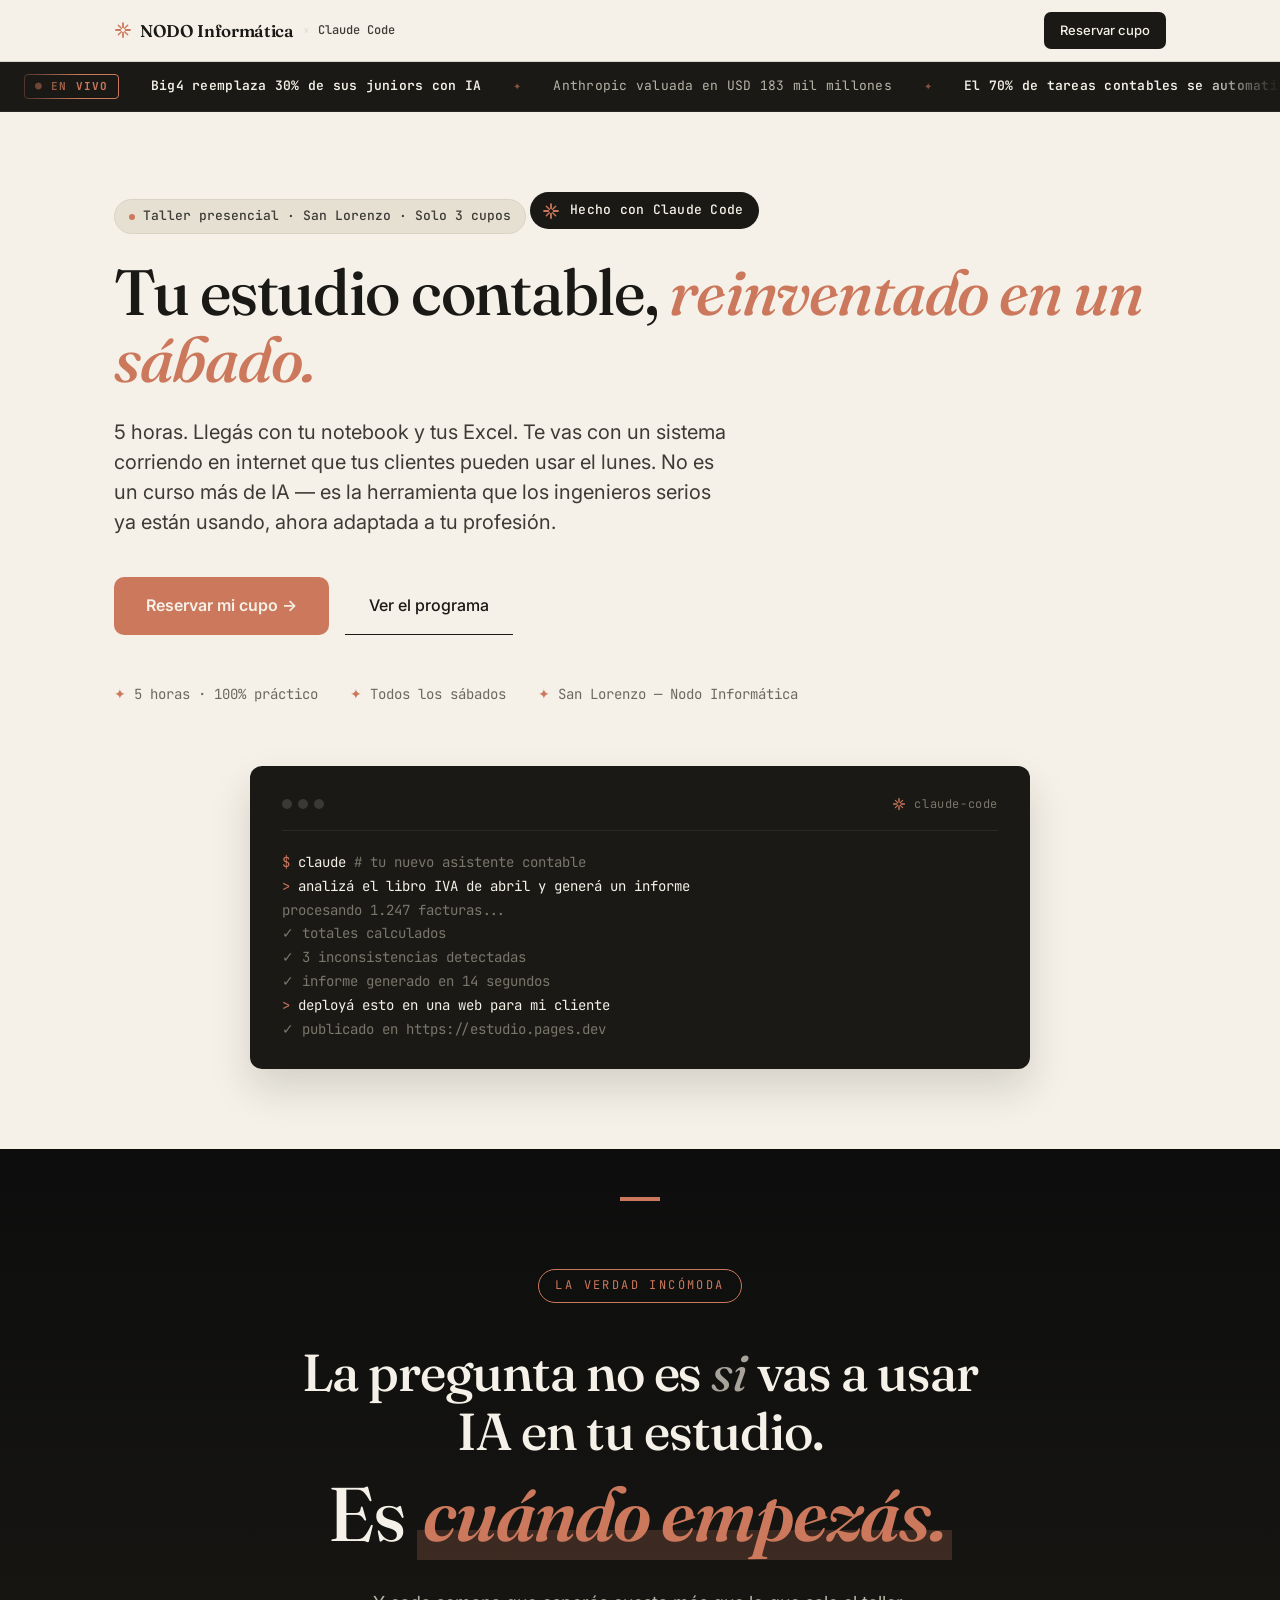
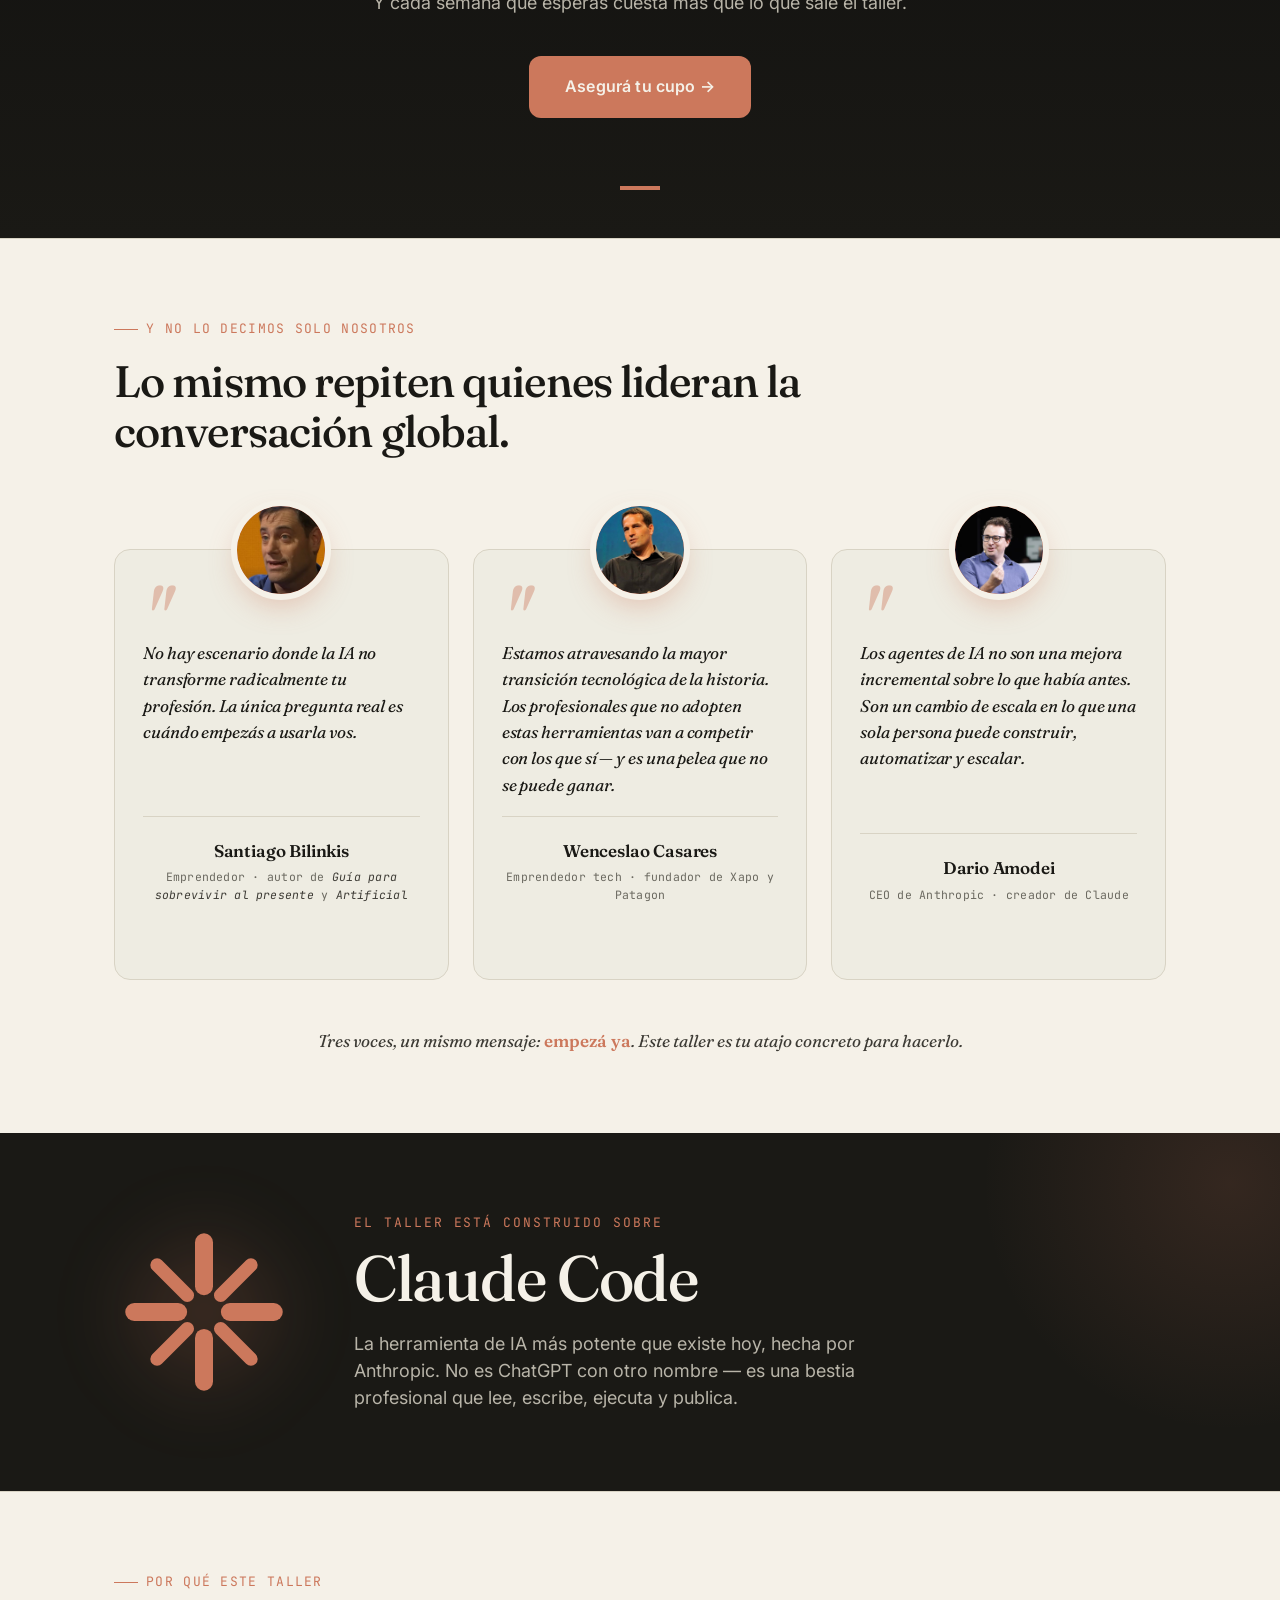
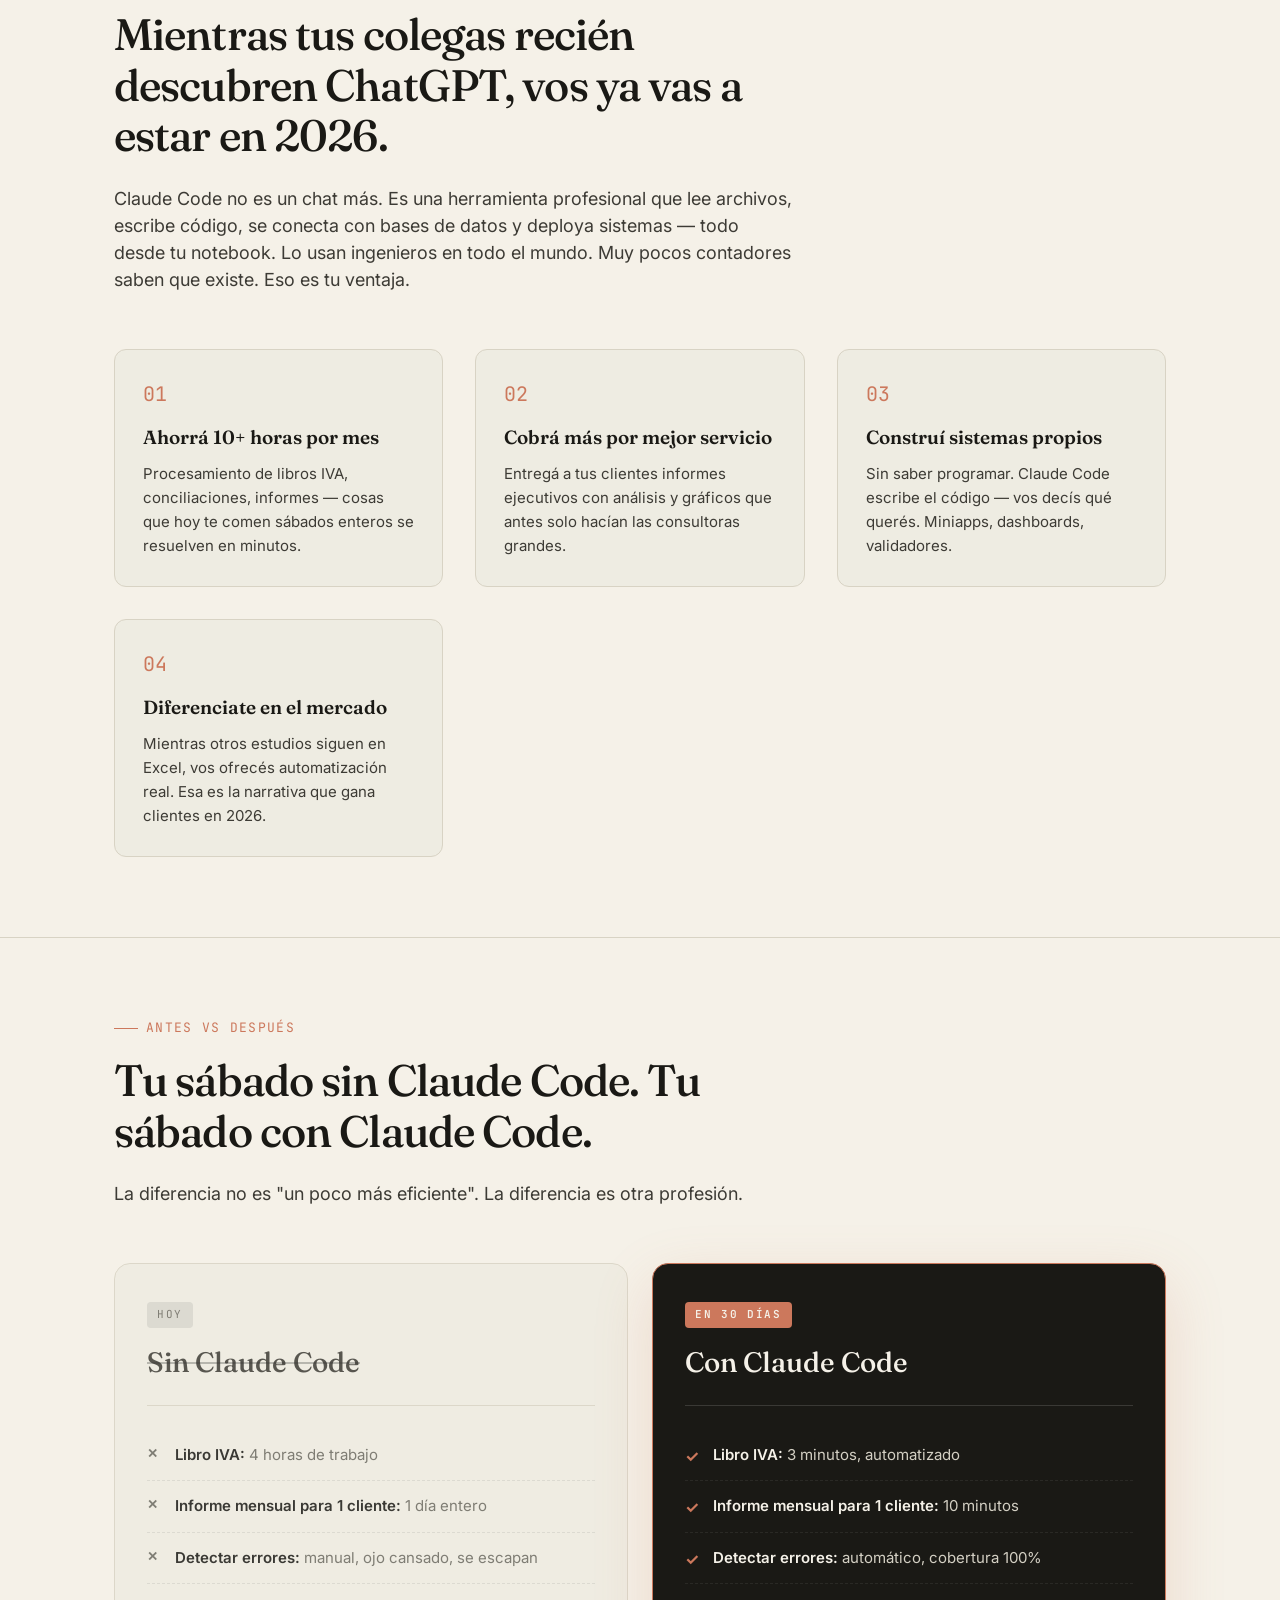
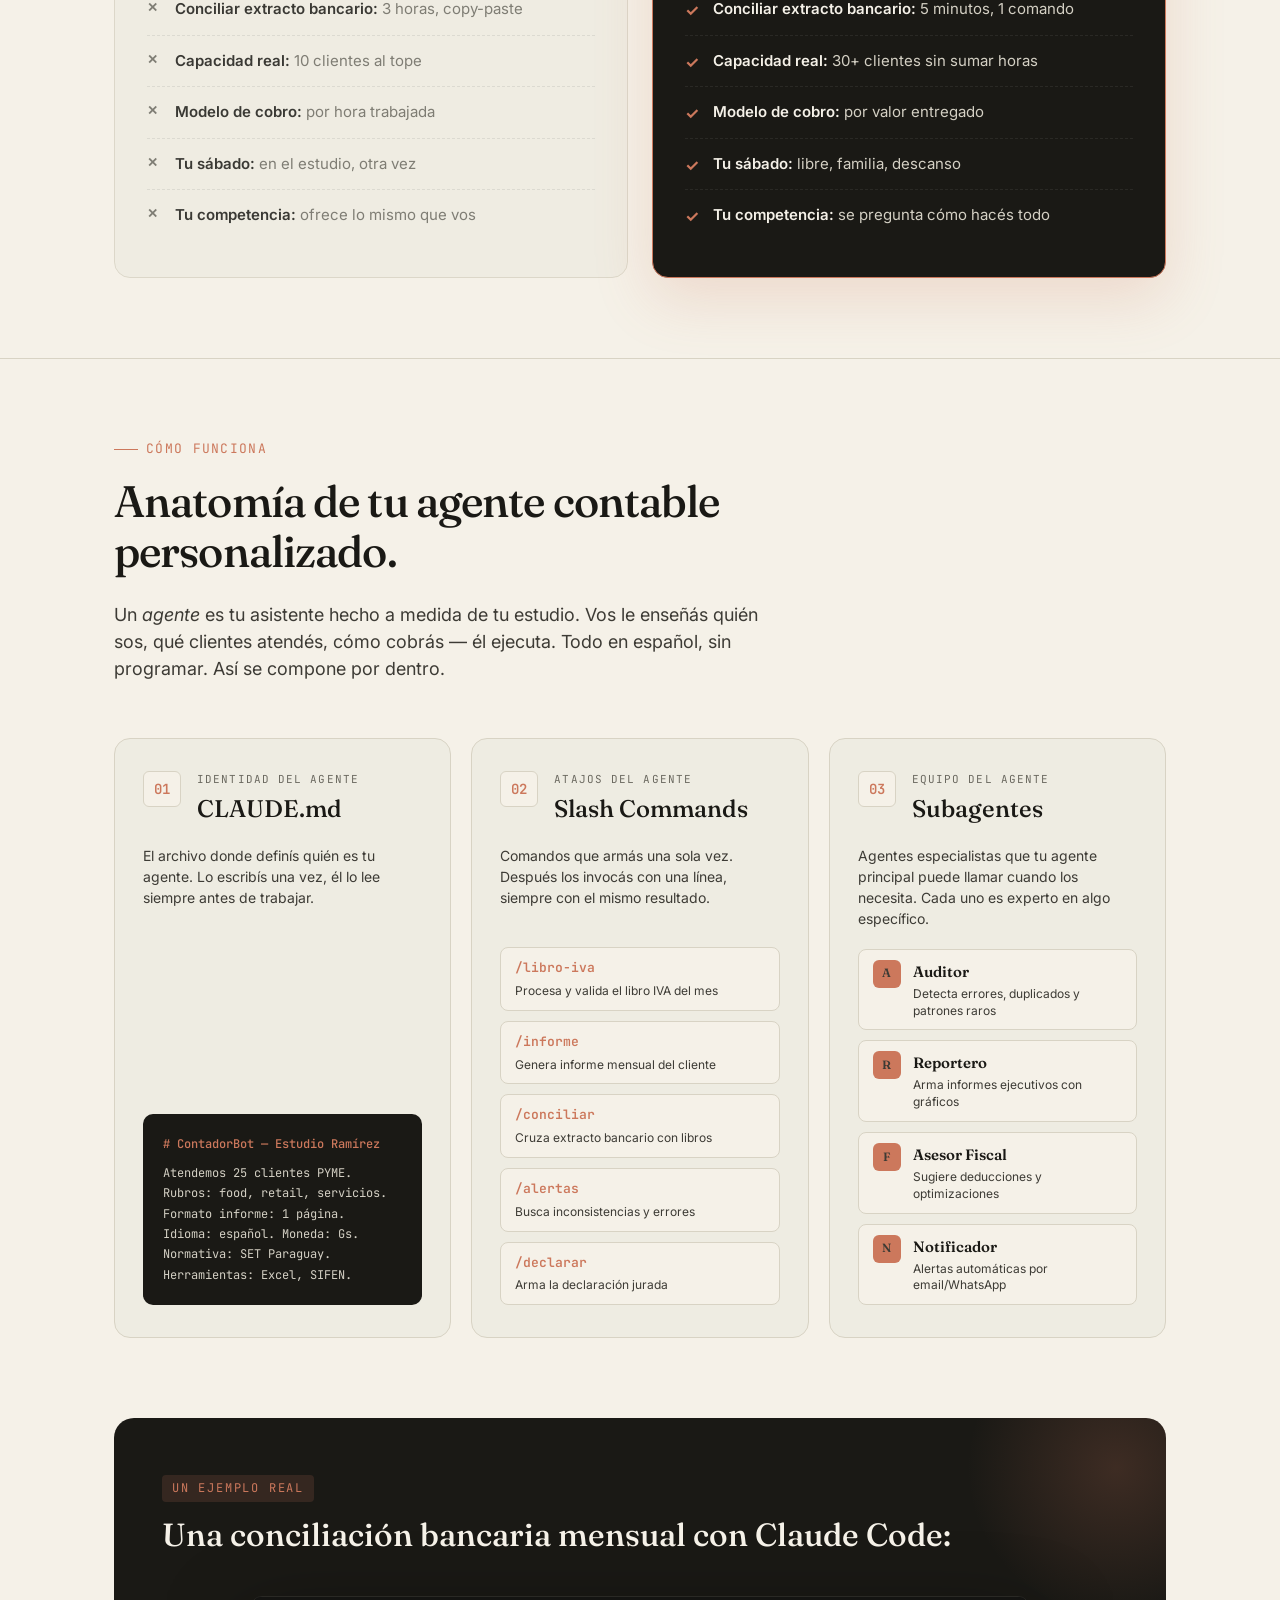
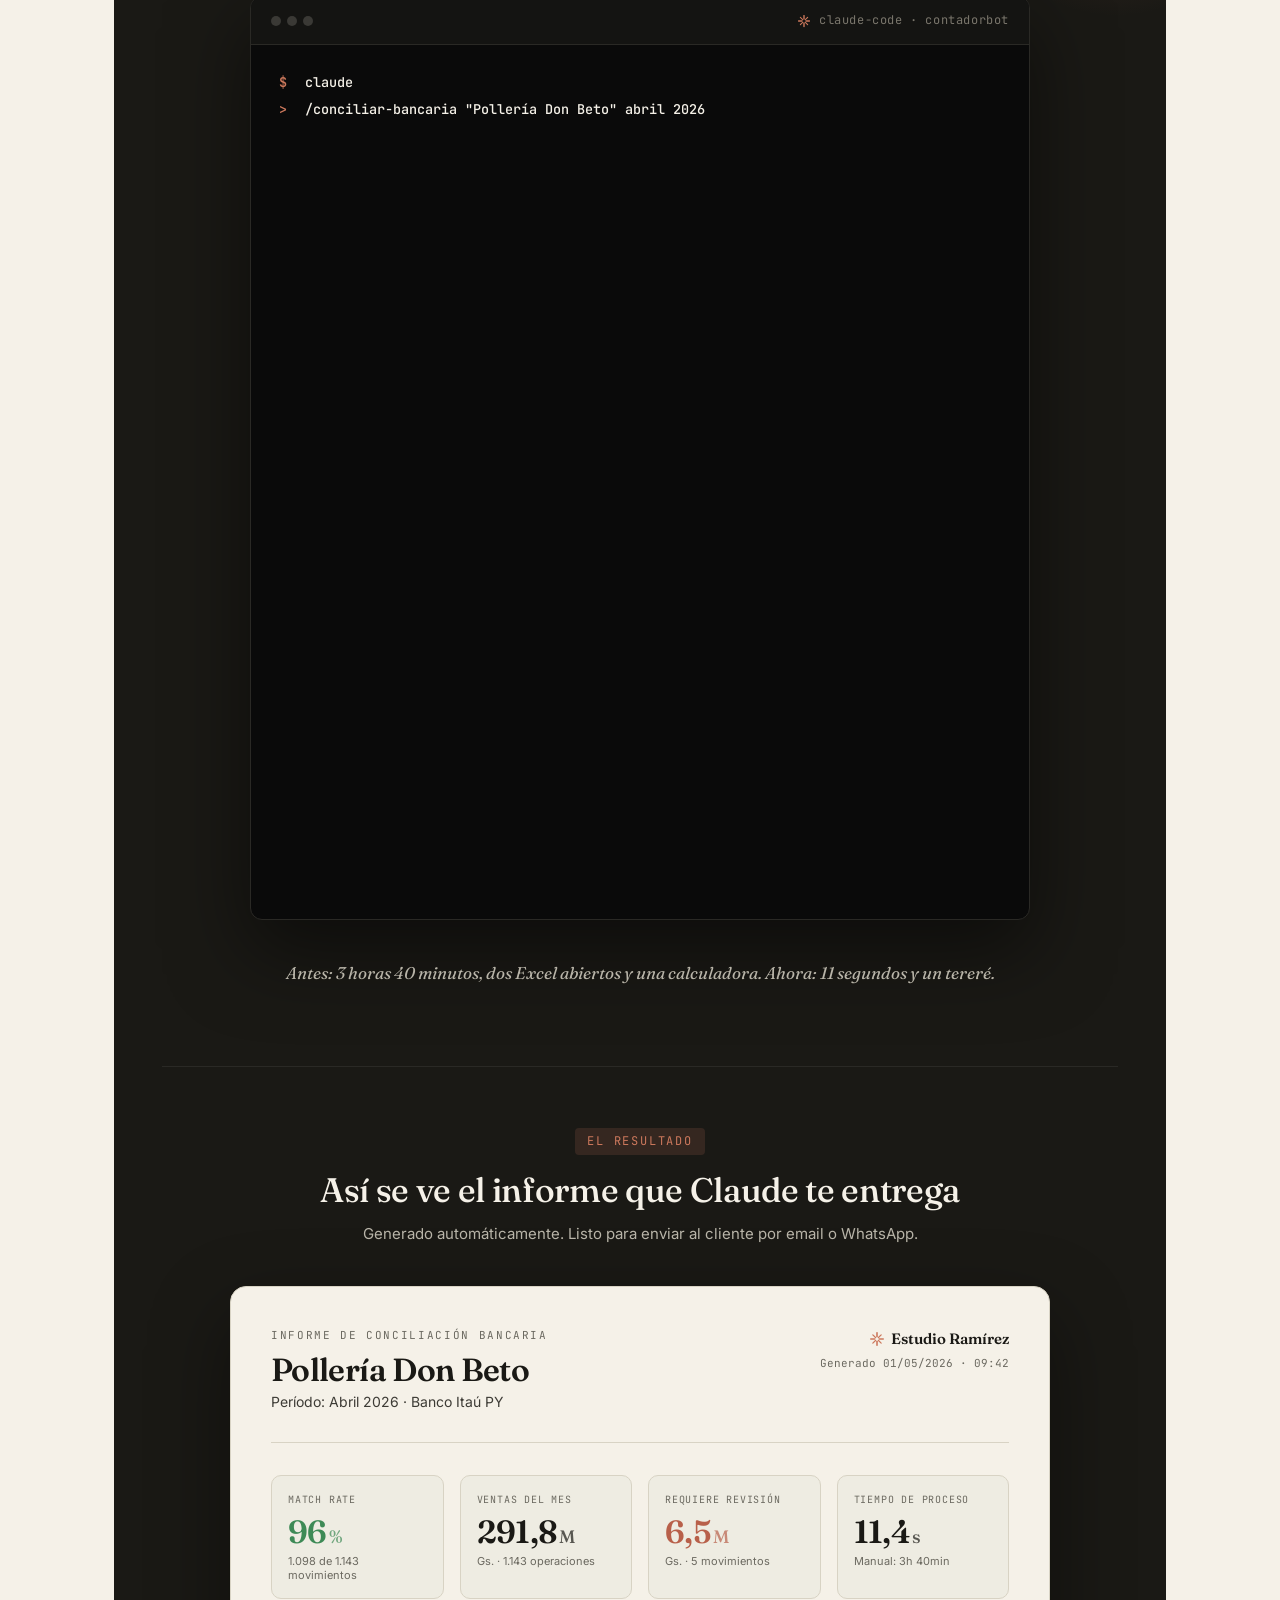
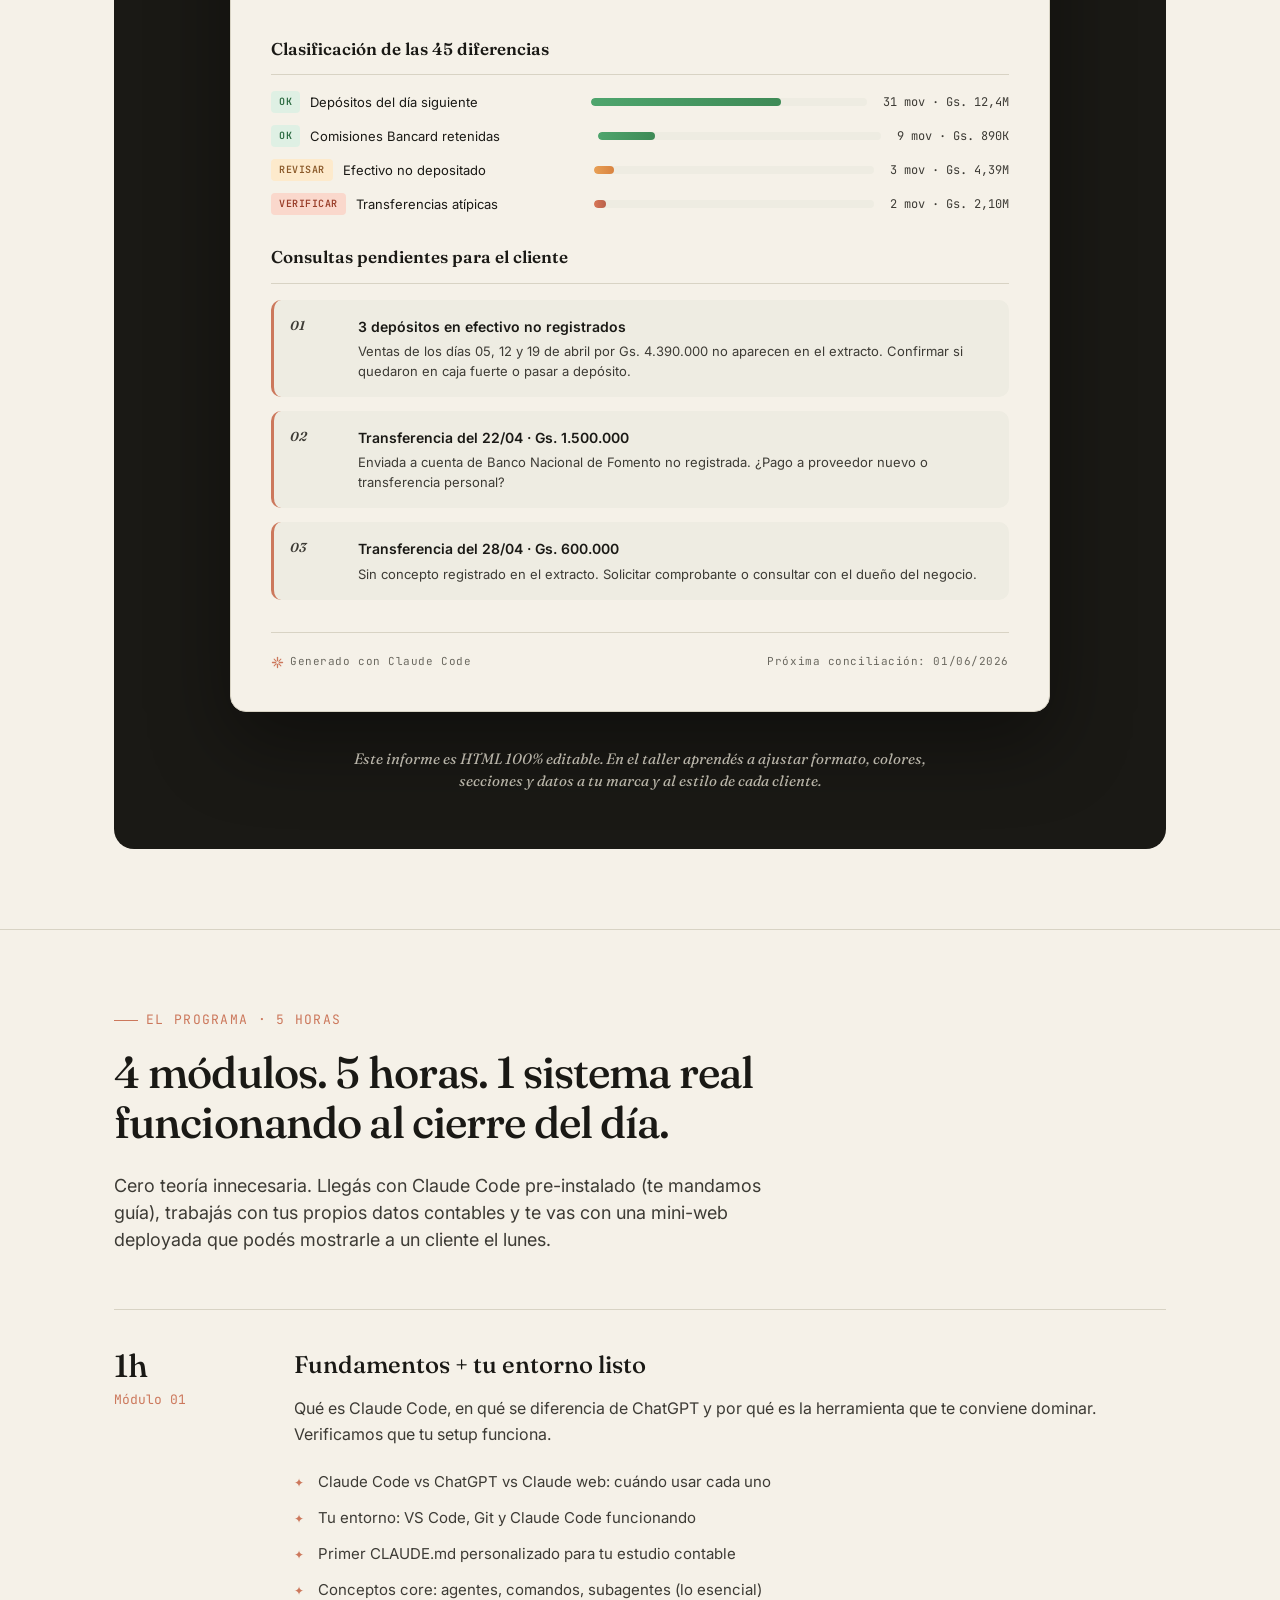
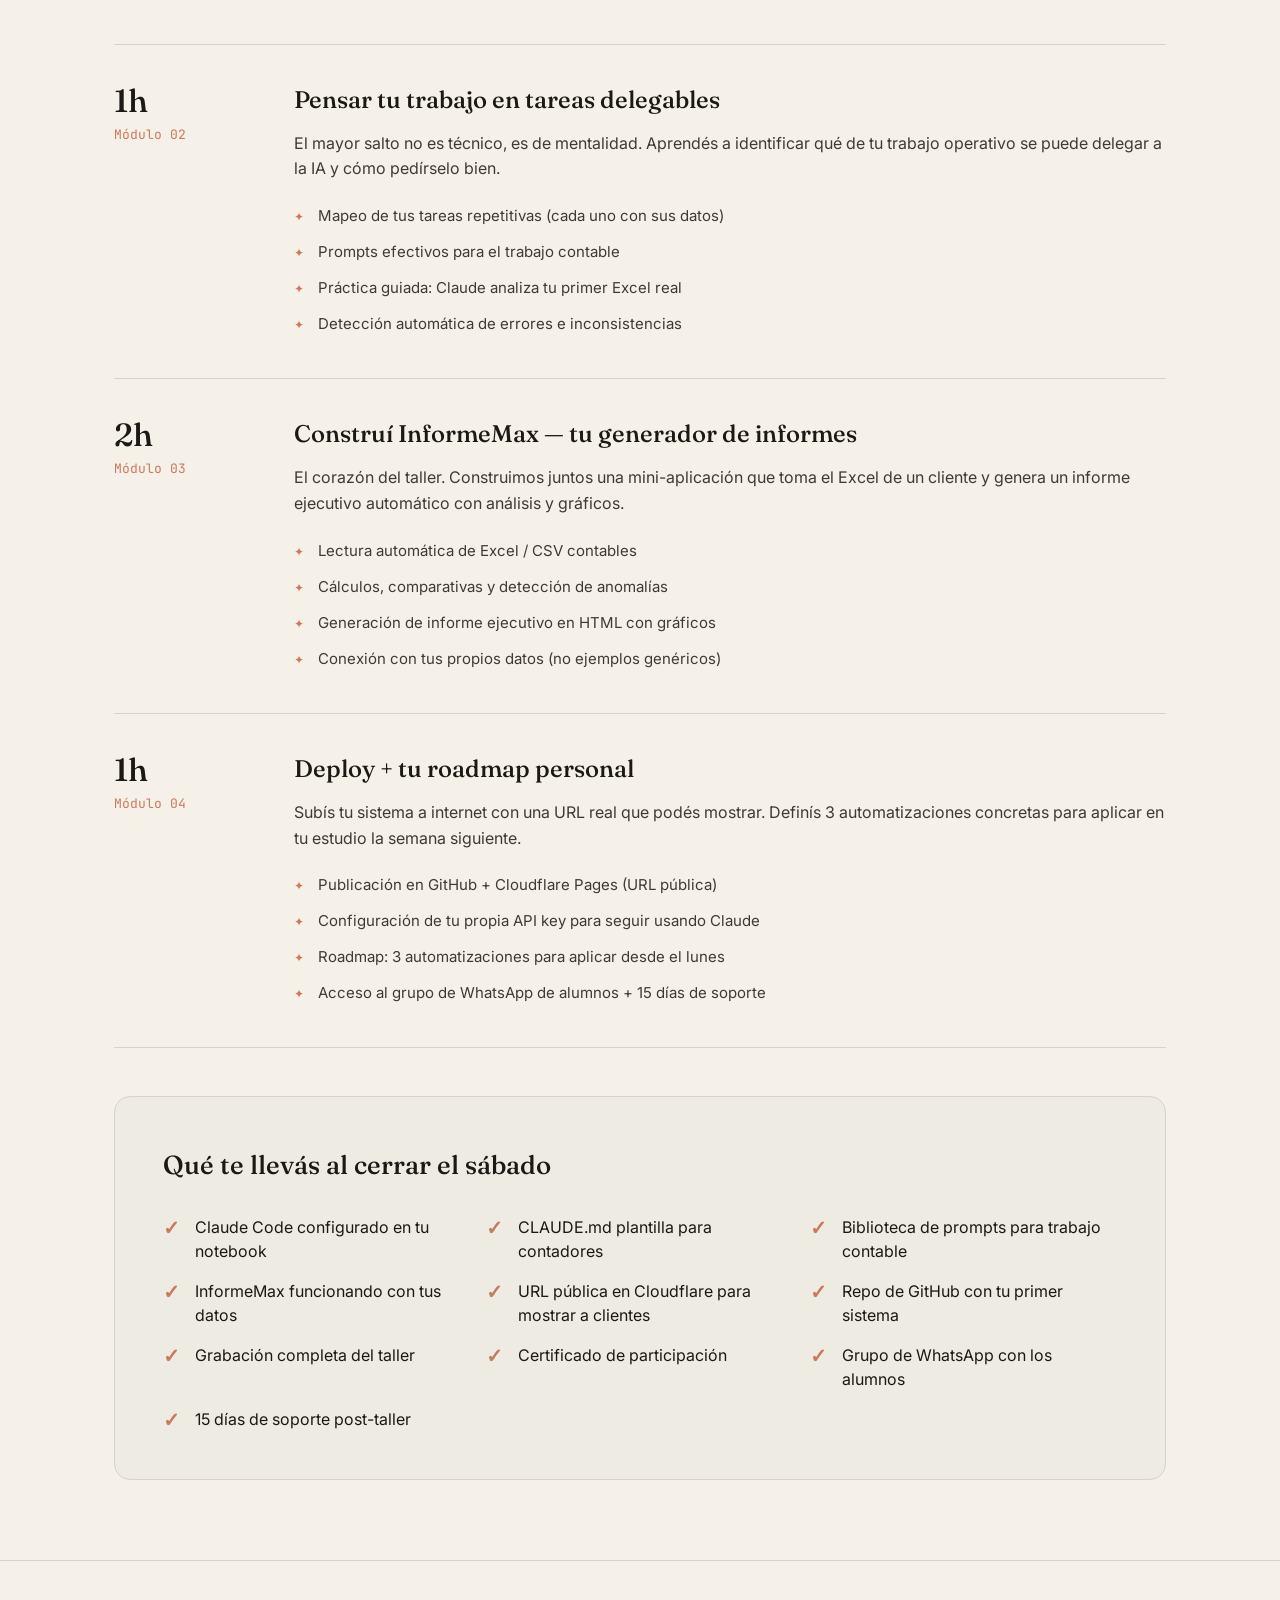
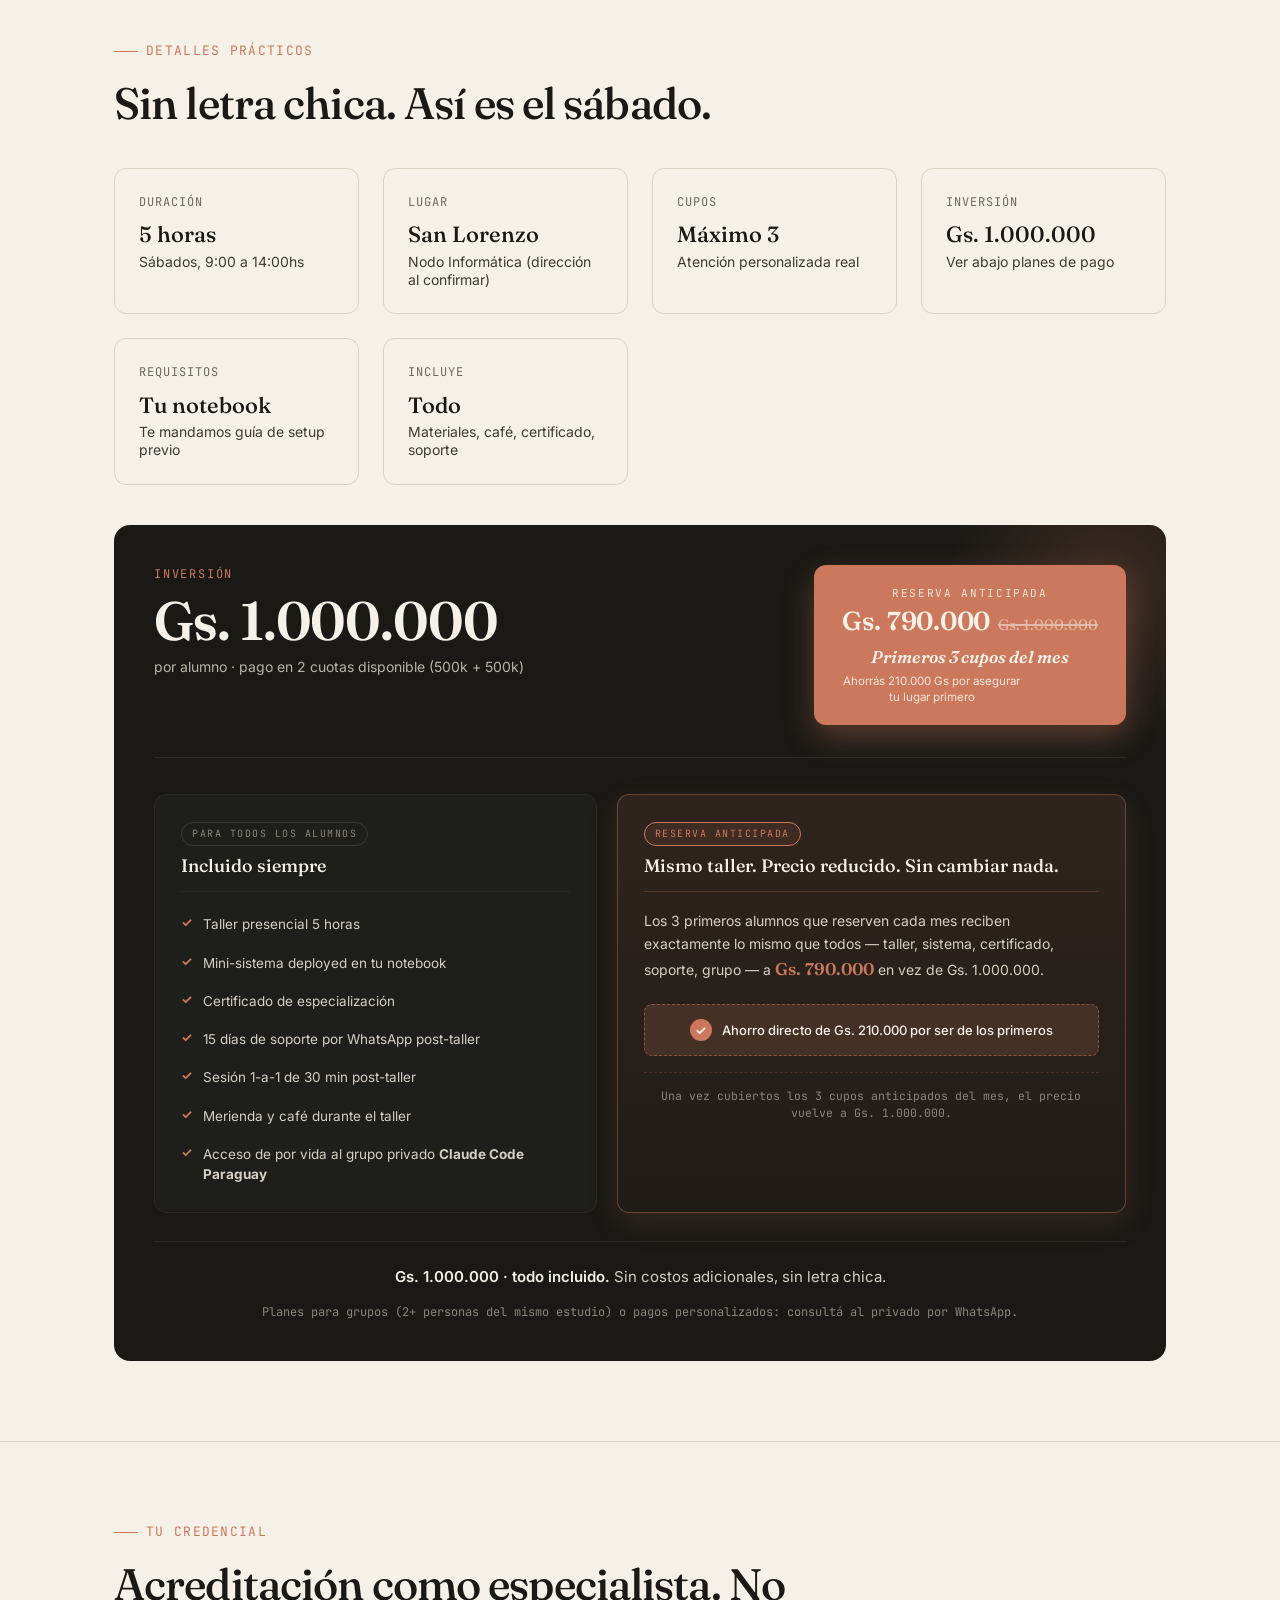
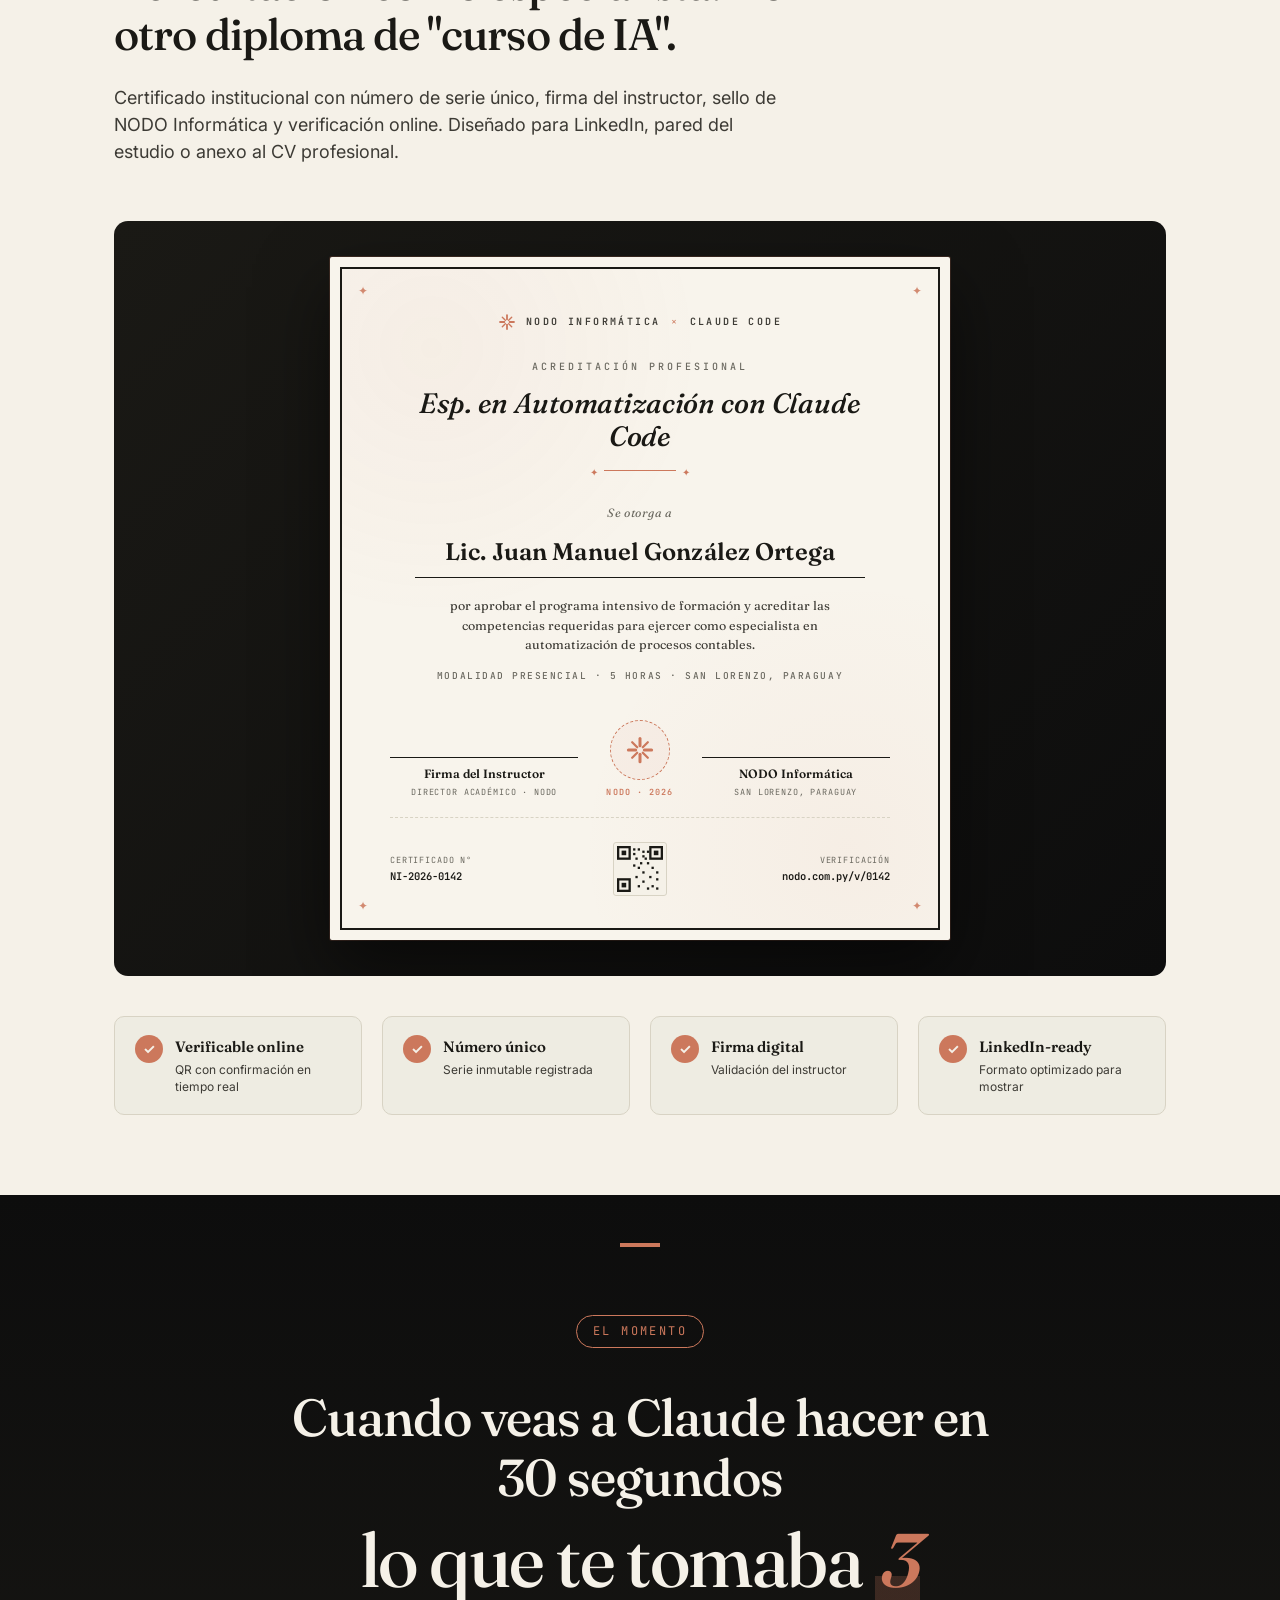
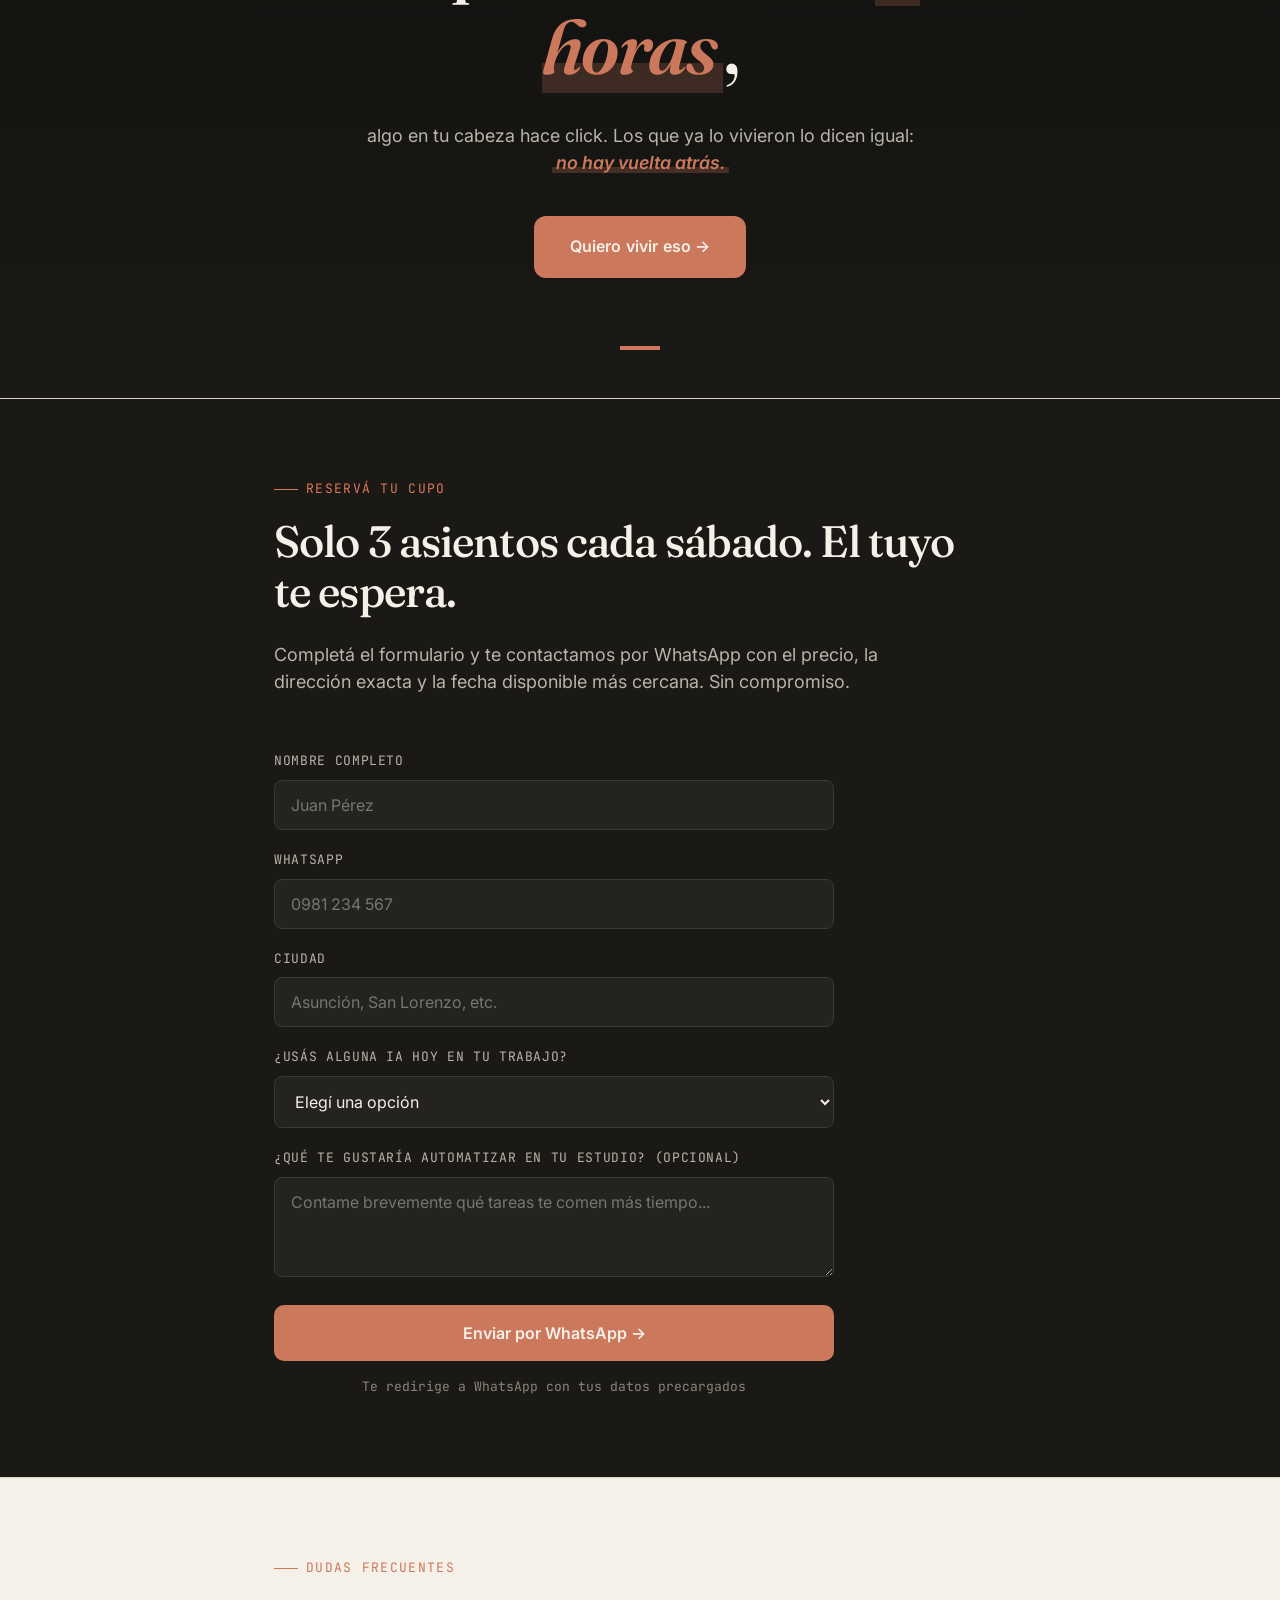
<file: public/claude-contadores/index.html>
<!DOCTYPE html>
<html lang="es-PY">
<head>
<meta charset="UTF-8">
<meta name="viewport" content="width=device-width, initial-scale=1.0">
<title>Automatizá tu Estudio Contable con Claude Code — Taller Presencial en San Lorenzo</title>
<meta name="description" content="Taller presencial de 5 horas para contadores en Paraguay. Aprendé a usar Claude Code para automatizar tu estudio, construir tus propios sistemas y dar un mejor servicio a tus clientes.">
<meta name="theme-color" content="#F5F1E8">

<meta property="og:type" content="website">
<meta property="og:site_name" content="NODO Informática">
<meta property="og:url" content="https://nodo-landings.pages.dev/claude-contadores/">
<meta property="og:title" content="Tu estudio contable, reinventado en un sábado.">
<meta property="og:description" content="Taller presencial de 5 horas con Claude Code. Automatizá tu estudio, construí tus propios sistemas y dale a tus clientes un servicio que nadie más ofrece. San Lorenzo · Solo 3 cupos.">
<meta property="og:image" content="https://nodo-landings.pages.dev/claude-contadores/assets/og-image.jpg">
<meta property="og:image:secure_url" content="https://nodo-landings.pages.dev/claude-contadores/assets/og-image.jpg">
<meta property="og:image:type" content="image/jpeg">
<meta property="og:image:width" content="1200">
<meta property="og:image:height" content="630">
<meta property="og:image:alt" content="Taller Claude Code para contadores — NODO Informática">
<meta property="og:locale" content="es_PY">

<meta name="twitter:card" content="summary_large_image">
<meta name="twitter:title" content="Tu estudio contable, reinventado en un sábado.">
<meta name="twitter:description" content="Taller presencial de 5 horas con Claude Code. Solo 3 cupos cada sábado en San Lorenzo.">
<meta name="twitter:image" content="https://nodo-landings.pages.dev/claude-contadores/assets/og-image.jpg">

<link rel="preconnect" href="https://fonts.googleapis.com">
<link rel="preconnect" href="https://fonts.gstatic.com" crossorigin>
<link href="https://fonts.googleapis.com/css2?family=Fraunces:ital,opsz,wght@0,9..144,400;0,9..144,500;0,9..144,600;0,9..144,700;1,9..144,400&family=Inter:wght@400;500;600;700&family=JetBrains+Mono:wght@400;500&display=swap" rel="stylesheet">

<link rel="stylesheet" href="styles.css">
</head>
<body>

<!-- Claude Code SVG symbol (reutilizable — 8 pills radiales, look "cangrejito") -->
<svg width="0" height="0" style="position:absolute">
  <symbol id="claude-logo" viewBox="0 0 32 32">
    <g fill="currentColor">
      <rect x="14.4" y="2" width="3.2" height="11" rx="1.6"/>
      <rect x="14.4" y="19" width="3.2" height="11" rx="1.6"/>
      <rect x="2" y="14.4" width="11" height="3.2" rx="1.6"/>
      <rect x="19" y="14.4" width="11" height="3.2" rx="1.6"/>
      <g transform="rotate(45 16 16)">
        <rect x="14.8" y="3" width="2.4" height="10" rx="1.2"/>
        <rect x="14.8" y="19" width="2.4" height="10" rx="1.2"/>
        <rect x="3" y="14.8" width="10" height="2.4" rx="1.2"/>
        <rect x="19" y="14.8" width="10" height="2.4" rx="1.2"/>
      </g>
    </g>
  </symbol>
</svg>

<nav>
    <div class="container nav-inner">
        <div class="logo">
            <svg class="nav-logo-icon"><use href="#claude-logo"/></svg>
            NODO Informática
            <span class="nav-divider">×</span>
            <span class="nav-claude">Claude Code</span>
        </div>
        <a href="#registro" class="nav-cta">Reservar cupo</a>
    </div>
</nav>

<!-- Ticker de frenesí IA -->
<div class="ticker" aria-hidden="true">
    <div class="ticker-track">
        <span class="ticker-live">● EN VIVO</span>
        <span class="ticker-item hot">Big4 reemplaza 30% de sus juniors con IA</span>
        <span class="ticker-sep">✦</span>
        <span class="ticker-item">Anthropic valuada en USD 183 mil millones</span>
        <span class="ticker-sep">✦</span>
        <span class="ticker-item hot">El 70% de tareas contables se automatiza antes de 2027</span>
        <span class="ticker-sep">✦</span>
        <span class="ticker-item">OpenAI cierra ronda de USD 40 mil millones</span>
        <span class="ticker-sep">✦</span>
        <span class="ticker-item hot">Contadores que dominan IA cobran 40% más</span>
        <span class="ticker-sep">✦</span>
        <span class="ticker-item">Deloitte invierte USD 1.400 millones en automatización</span>
        <span class="ticker-sep">✦</span>
        <span class="ticker-item hot">PwC entrena 5.000 contadores en IA por mes</span>
        <span class="ticker-sep">✦</span>
        <span class="ticker-item">McKinsey: "la IA redefinirá la contabilidad en 24 meses"</span>
        <span class="ticker-sep">✦</span>
        <!-- Duplicado para loop seamless -->
        <span class="ticker-live">● EN VIVO</span>
        <span class="ticker-item hot">Big4 reemplaza 30% de sus juniors con IA</span>
        <span class="ticker-sep">✦</span>
        <span class="ticker-item">Anthropic valuada en USD 183 mil millones</span>
        <span class="ticker-sep">✦</span>
        <span class="ticker-item hot">El 70% de tareas contables se automatiza antes de 2027</span>
        <span class="ticker-sep">✦</span>
        <span class="ticker-item">OpenAI cierra ronda de USD 40 mil millones</span>
        <span class="ticker-sep">✦</span>
        <span class="ticker-item hot">Contadores que dominan IA cobran 40% más</span>
        <span class="ticker-sep">✦</span>
        <span class="ticker-item">Deloitte invierte USD 1.400 millones en automatización</span>
        <span class="ticker-sep">✦</span>
        <span class="ticker-item hot">PwC entrena 5.000 contadores en IA por mes</span>
        <span class="ticker-sep">✦</span>
        <span class="ticker-item">McKinsey: "la IA redefinirá la contabilidad en 24 meses"</span>
        <span class="ticker-sep">✦</span>
    </div>
</div>

<header class="hero">
    <div class="code-rain" aria-hidden="true"></div>
    <div class="container">
        <div class="hero-badge">
            <span class="dot"></span>
            <span>Taller presencial · San Lorenzo · Solo 3 cupos</span>
        </div>
        <div class="hero-claude-mark">
            <svg class="hero-logo-icon"><use href="#claude-logo"/></svg>
            <span>Hecho con Claude Code</span>
        </div>
        <h1>Tu estudio contable, <span class="accent">reinventado en un sábado.</span></h1>
        <p class="hero-sub">
            5 horas. Llegás con tu notebook y tus Excel. Te vas con un sistema corriendo en internet que tus clientes pueden usar el lunes. No es un curso más de IA — es la herramienta que los ingenieros serios ya están usando, ahora adaptada a tu profesión.
        </p>
        <div class="hero-actions">
            <a href="#registro" class="btn-primary">Reservar mi cupo →</a>
            <a href="#programa" class="btn-secondary">Ver el programa</a>
        </div>
        <div class="hero-meta">
            <span>5 horas · 100% práctico</span>
            <span>Todos los sábados</span>
            <span>San Lorenzo — Nodo Informática</span>
        </div>
    </div>
</header>

<section class="terminal-section" style="border-top: none; padding-top: 0;">
    <div class="container">
        <div class="terminal">
            <div class="terminal-header">
                <span class="terminal-dot"></span>
                <span class="terminal-dot"></span>
                <span class="terminal-dot"></span>
                <span class="terminal-title">
                    <svg class="terminal-logo"><use href="#claude-logo"/></svg>
                    claude-code
                </span>
            </div>
            <div class="terminal-line"><span class="terminal-prompt">$</span> <span class="terminal-out">claude</span> <span class="terminal-comment"># tu nuevo asistente contable</span></div>
            <div class="terminal-line"><span class="terminal-prompt">&gt;</span> <span class="terminal-out">analizá el libro IVA de abril y generá un informe</span></div>
            <div class="terminal-line"><span class="terminal-comment">  procesando 1.247 facturas...</span></div>
            <div class="terminal-line"><span class="terminal-comment">  ✓ totales calculados</span></div>
            <div class="terminal-line"><span class="terminal-comment">  ✓ 3 inconsistencias detectadas</span></div>
            <div class="terminal-line"><span class="terminal-comment">  ✓ informe generado en 14 segundos</span></div>
            <div class="terminal-line"><span class="terminal-prompt">&gt;</span> <span class="terminal-out">deployá esto en una web para mi cliente</span></div>
            <div class="terminal-line"><span class="terminal-comment">  ✓ publicado en https://estudio.pages.dev</span></div>
        </div>
    </div>
</section>

<section class="hook-banner">
    <div class="container-narrow">
        <span class="hook-label">La verdad incómoda</span>
        <div class="hook-content">
            <p class="hook-line-1">La pregunta no es <em>si</em> vas a usar IA en tu estudio.</p>
            <p class="hook-line-2">Es <strong>cuándo empezás.</strong></p>
            <p class="hook-line-3">Y cada semana que esperás cuesta más que lo que sale el taller.</p>
        </div>
        <a href="#registro" class="hook-cta">Asegurá tu cupo →</a>
    </div>
</section>

<section class="experts">
    <div class="container">
        <div class="section-label">Y no lo decimos solo nosotros</div>
        <h2>Lo mismo repiten quienes lideran la conversación global.</h2>

        <div class="experts-grid">
            <blockquote class="expert-card">
                <div class="expert-avatar">
                    <img src="assets/bilinkis.jpg" alt="Santiago Bilinkis" loading="lazy">
                </div>
                <div class="expert-mark">"</div>
                <p class="expert-text">
                    No hay escenario donde la IA no transforme radicalmente tu profesión. La única pregunta real es cuándo empezás a usarla vos.
                </p>
                <footer class="expert-author">
                    <div class="expert-name">Santiago Bilinkis</div>
                    <div class="expert-role">Emprendedor · autor de <em>Guía para sobrevivir al presente</em> y <em>Artificial</em></div>
                </footer>
            </blockquote>

            <blockquote class="expert-card">
                <div class="expert-avatar">
                    <img src="assets/casares.jpg" alt="Wenceslao Casares" loading="lazy">
                </div>
                <div class="expert-mark">"</div>
                <p class="expert-text">
                    Estamos atravesando la mayor transición tecnológica de la historia. Los profesionales que no adopten estas herramientas van a competir con los que sí — y es una pelea que no se puede ganar.
                </p>
                <footer class="expert-author">
                    <div class="expert-name">Wenceslao Casares</div>
                    <div class="expert-role">Emprendedor tech · fundador de Xapo y Patagon</div>
                </footer>
            </blockquote>

            <blockquote class="expert-card">
                <div class="expert-avatar">
                    <img src="assets/amodei.jpg" alt="Dario Amodei" loading="lazy">
                </div>
                <div class="expert-mark">"</div>
                <p class="expert-text">
                    Los agentes de IA no son una mejora incremental sobre lo que había antes. Son un cambio de escala en lo que una sola persona puede construir, automatizar y escalar.
                </p>
                <footer class="expert-author">
                    <div class="expert-name">Dario Amodei</div>
                    <div class="expert-role">CEO de Anthropic · creador de Claude</div>
                </footer>
            </blockquote>
        </div>

        <p class="experts-caption">
            Tres voces, un mismo mensaje: <strong>empezá ya</strong>. Este taller es tu atajo concreto para hacerlo.
        </p>
    </div>
</section>

<section class="logo-showcase">
    <div class="container">
        <div class="logo-showcase-inner">
            <svg class="big-claude-logo"><use href="#claude-logo"/></svg>
            <div class="logo-showcase-text">
                <div class="logo-showcase-label">El taller está construido sobre</div>
                <div class="logo-showcase-name">Claude Code</div>
                <p class="logo-showcase-desc">La herramienta de IA más potente que existe hoy, hecha por Anthropic. No es ChatGPT con otro nombre — es una bestia profesional que lee, escribe, ejecuta y publica.</p>
            </div>
        </div>
    </div>
</section>

<section id="problema">
    <div class="container">
        <div class="section-label">Por qué este taller</div>
        <h2>Mientras tus colegas recién descubren ChatGPT, vos ya vas a estar en 2026.</h2>
        <p class="section-intro">
            Claude Code no es un chat más. Es una herramienta profesional que lee archivos, escribe código, se conecta con bases de datos y deploya sistemas — todo desde tu notebook. Lo usan ingenieros en todo el mundo. Muy pocos contadores saben que existe. Eso es tu ventaja.
        </p>

        <div class="promise-grid">
            <div class="promise-item">
                <span class="icon">01</span>
                <h4>Ahorrá 10+ horas por mes</h4>
                <p>Procesamiento de libros IVA, conciliaciones, informes — cosas que hoy te comen sábados enteros se resuelven en minutos.</p>
            </div>
            <div class="promise-item">
                <span class="icon">02</span>
                <h4>Cobrá más por mejor servicio</h4>
                <p>Entregá a tus clientes informes ejecutivos con análisis y gráficos que antes solo hacían las consultoras grandes.</p>
            </div>
            <div class="promise-item">
                <span class="icon">03</span>
                <h4>Construí sistemas propios</h4>
                <p>Sin saber programar. Claude Code escribe el código — vos decís qué querés. Miniapps, dashboards, validadores.</p>
            </div>
            <div class="promise-item">
                <span class="icon">04</span>
                <h4>Diferenciate en el mercado</h4>
                <p>Mientras otros estudios siguen en Excel, vos ofrecés automatización real. Esa es la narrativa que gana clientes en 2026.</p>
            </div>
        </div>
    </div>
</section>

<section id="comparacion">
    <div class="container">
        <div class="section-label">Antes vs Después</div>
        <h2>Tu sábado sin Claude Code. Tu sábado con Claude Code.</h2>
        <p class="section-intro">
            La diferencia no es "un poco más eficiente". La diferencia es otra profesión.
        </p>

        <div class="comparison-grid">
            <div class="comparison-col comparison-before">
                <div class="comparison-header">
                    <span class="comparison-tag">Hoy</span>
                    <h3>Sin Claude Code</h3>
                </div>
                <ul class="comparison-list">
                    <li><strong>Libro IVA:</strong> 4 horas de trabajo</li>
                    <li><strong>Informe mensual para 1 cliente:</strong> 1 día entero</li>
                    <li><strong>Detectar errores:</strong> manual, ojo cansado, se escapan</li>
                    <li><strong>Conciliar extracto bancario:</strong> 3 horas, copy-paste</li>
                    <li><strong>Capacidad real:</strong> 10 clientes al tope</li>
                    <li><strong>Modelo de cobro:</strong> por hora trabajada</li>
                    <li><strong>Tu sábado:</strong> en el estudio, otra vez</li>
                    <li><strong>Tu competencia:</strong> ofrece lo mismo que vos</li>
                </ul>
            </div>

            <div class="comparison-col comparison-after">
                <div class="comparison-header">
                    <span class="comparison-tag">En 30 días</span>
                    <h3>Con Claude Code</h3>
                </div>
                <ul class="comparison-list">
                    <li><strong>Libro IVA:</strong> 3 minutos, automatizado</li>
                    <li><strong>Informe mensual para 1 cliente:</strong> 10 minutos</li>
                    <li><strong>Detectar errores:</strong> automático, cobertura 100%</li>
                    <li><strong>Conciliar extracto bancario:</strong> 5 minutos, 1 comando</li>
                    <li><strong>Capacidad real:</strong> 30+ clientes sin sumar horas</li>
                    <li><strong>Modelo de cobro:</strong> por valor entregado</li>
                    <li><strong>Tu sábado:</strong> libre, familia, descanso</li>
                    <li><strong>Tu competencia:</strong> se pregunta cómo hacés todo</li>
                </ul>
            </div>
        </div>
    </div>
</section>

<section id="agente">
    <div class="container">
        <div class="section-label">Cómo funciona</div>
        <h2>Anatomía de tu agente contable personalizado.</h2>
        <p class="section-intro">
            Un <em>agente</em> es tu asistente hecho a medida de tu estudio. Vos le enseñás quién sos, qué clientes atendés, cómo cobrás — él ejecuta. Todo en español, sin programar. Así se compone por dentro.
        </p>

        <div class="agent-grid">
            <div class="agent-pillar">
                <div class="pillar-header">
                    <span class="pillar-num">01</span>
                    <div>
                        <span class="pillar-label">Identidad del agente</span>
                        <h3>CLAUDE.md</h3>
                    </div>
                </div>
                <p class="pillar-desc">El archivo donde definís quién es tu agente. Lo escribís una vez, él lo lee siempre antes de trabajar.</p>
                <div class="code-block">
                    <div class="code-comment"># ContadorBot — Estudio Ramírez</div>
                    <div class="code-line">Atendemos 25 clientes PYME.</div>
                    <div class="code-line">Rubros: food, retail, servicios.</div>
                    <div class="code-line">Formato informe: 1 página.</div>
                    <div class="code-line">Idioma: español. Moneda: Gs.</div>
                    <div class="code-line">Normativa: SET Paraguay.</div>
                    <div class="code-line">Herramientas: Excel, SIFEN.</div>
                </div>
            </div>

            <div class="agent-pillar">
                <div class="pillar-header">
                    <span class="pillar-num">02</span>
                    <div>
                        <span class="pillar-label">Atajos del agente</span>
                        <h3>Slash Commands</h3>
                    </div>
                </div>
                <p class="pillar-desc">Comandos que armás una sola vez. Después los invocás con una línea, siempre con el mismo resultado.</p>
                <ul class="command-list">
                    <li><code>/libro-iva</code><span>Procesa y valida el libro IVA del mes</span></li>
                    <li><code>/informe</code><span>Genera informe mensual del cliente</span></li>
                    <li><code>/conciliar</code><span>Cruza extracto bancario con libros</span></li>
                    <li><code>/alertas</code><span>Busca inconsistencias y errores</span></li>
                    <li><code>/declarar</code><span>Arma la declaración jurada</span></li>
                </ul>
            </div>

            <div class="agent-pillar">
                <div class="pillar-header">
                    <span class="pillar-num">03</span>
                    <div>
                        <span class="pillar-label">Equipo del agente</span>
                        <h3>Subagentes</h3>
                    </div>
                </div>
                <p class="pillar-desc">Agentes especialistas que tu agente principal puede llamar cuando los necesita. Cada uno es experto en algo específico.</p>
                <ul class="subagent-list">
                    <li>
                        <span class="sub-badge">A</span>
                        <div><strong>Auditor</strong><span>Detecta errores, duplicados y patrones raros</span></div>
                    </li>
                    <li>
                        <span class="sub-badge">R</span>
                        <div><strong>Reportero</strong><span>Arma informes ejecutivos con gráficos</span></div>
                    </li>
                    <li>
                        <span class="sub-badge">F</span>
                        <div><strong>Asesor Fiscal</strong><span>Sugiere deducciones y optimizaciones</span></div>
                    </li>
                    <li>
                        <span class="sub-badge">N</span>
                        <div><strong>Notificador</strong><span>Alertas automáticas por email/WhatsApp</span></div>
                    </li>
                </ul>
            </div>
        </div>

        <div class="agent-flow">
            <div class="flow-title-wrap">
                <span class="flow-label">Un ejemplo real</span>
                <h3 class="flow-title">Una conciliación bancaria mensual con Claude Code:</h3>
            </div>

            <div class="flow-terminal" data-terminal-animated>
                <div class="terminal-header">
                    <span class="terminal-dot"></span>
                    <span class="terminal-dot"></span>
                    <span class="terminal-dot"></span>
                    <span class="terminal-title">
                        <svg class="terminal-logo"><use href="#claude-logo"/></svg>
                        claude-code · contadorbot
                    </span>
                </div>
                <div class="terminal-body">
                    <div class="term-line" data-delay="400"><span class="term-prompt">$</span><span class="term-cmd">claude</span></div>
                    <div class="term-line" data-delay="1100"><span class="term-prompt">&gt;</span><span class="term-you">/conciliar-bancaria "Pollería Don Beto" abril 2026</span></div>

                    <div class="term-spacer" data-delay="200"></div>

                    <div class="term-line" data-delay="700"><span class="term-icon">◉</span><span class="term-text">Leyendo <span class="term-hl">CLAUDE.md</span>...</span></div>
                    <div class="term-line term-sub" data-delay="300"><span class="term-check">✓</span><span class="term-muted">Cliente: Pollería Don Beto · Rubro: gastronomía · San Lorenzo</span></div>
                    <div class="term-line term-sub" data-delay="220"><span class="term-check">✓</span><span class="term-muted">Banco principal: Itaú PY · Cta. corriente 123456789</span></div>
                    <div class="term-line term-sub" data-delay="220"><span class="term-check">✓</span><span class="term-muted">Sistema POS del cliente: NODO · integrado por API</span></div>

                    <div class="term-spacer" data-delay="200"></div>

                    <div class="term-line" data-delay="600"><span class="term-arrow">→</span><span class="term-text">Descargando extracto bancario abril 2026...</span></div>
                    <div class="term-line term-sub" data-delay="400"><span class="term-check">✓</span><span class="term-muted">847 movimientos importados (débitos + créditos)</span></div>
                    <div class="term-line term-sub" data-delay="220"><span class="term-check">✓</span><span class="term-muted">Total ingresos: <span class="term-gs">Gs. 287.450.000</span></span></div>
                    <div class="term-line term-sub" data-delay="220"><span class="term-check">✓</span><span class="term-muted">Total egresos: <span class="term-gs">Gs. 213.120.000</span></span></div>

                    <div class="term-spacer" data-delay="200"></div>

                    <div class="term-line" data-delay="600"><span class="term-arrow">→</span><span class="term-text">Cargando ventas del POS del cliente...</span></div>
                    <div class="term-line term-sub" data-delay="350"><span class="term-check">✓</span><span class="term-muted">1.143 operaciones importadas</span></div>
                    <div class="term-line term-sub" data-delay="220"><span class="term-check">✓</span><span class="term-muted">Total ventas registradas: <span class="term-gs">Gs. 291.840.000</span></span></div>
                    <div class="term-line term-sub" data-delay="220"><span class="term-check">✓</span><span class="term-muted">Efectivo: 42% · Tarjeta: 38% · QR/Bancard: 20%</span></div>

                    <div class="term-spacer" data-delay="300"></div>

                    <div class="term-line" data-delay="800"><span class="term-arrow">→</span><span class="term-text">Cruzando movimientos (ventas → depósitos banco)...</span></div>
                    <div class="term-line term-sub" data-delay="600"><span class="term-check">✓</span><span class="term-muted">1.098 matches automáticos <span class="term-hl">(96%)</span></span></div>
                    <div class="term-line term-sub" data-delay="400"><span class="term-warn">!</span><span class="term-muted">45 diferencias detectadas · analizando cada una</span></div>

                    <div class="term-spacer" data-delay="300"></div>

                    <div class="term-line" data-delay="700"><span class="term-arrow">→</span><span class="term-text">Clasificando diferencias...</span></div>
                    <div class="term-line term-sub" data-delay="500"><span class="term-check">✓</span><span class="term-muted">31 depósitos del día siguiente (ventas sábado → lunes)</span></div>
                    <div class="term-line term-sub" data-delay="300"><span class="term-check">✓</span><span class="term-muted">9 tarjetas con comisión Bancard (<span class="term-gs">Gs. 890.450</span> retenido)</span></div>
                    <div class="term-line term-sub" data-delay="300"><span class="term-check">✓</span><span class="term-muted">3 efectivo no depositado (<span class="term-gs">Gs. 4.390.000</span> · preguntar cliente)</span></div>
                    <div class="term-line term-sub" data-delay="300"><span class="term-warn">!</span><span class="term-muted">2 transferencias atípicas (<span class="term-gs">Gs. 2.100.000</span> · verificar origen)</span></div>

                    <div class="term-spacer" data-delay="400"></div>

                    <div class="term-line term-success" data-delay="600"><span class="term-check-big">✓</span><span class="term-done">Conciliación completa</span></div>
                    <div class="term-line term-sub" data-delay="300"><span class="term-arrow-out">→</span><span class="term-muted">Informe HTML: <span class="term-link">https://estudio.pages.dev/donbeto-abril</span></span></div>
                    <div class="term-line term-sub" data-delay="250"><span class="term-arrow-out">→</span><span class="term-muted">Excel resumen: ~/exports/conciliacion-abril.xlsx</span></div>
                    <div class="term-line term-sub" data-delay="250"><span class="term-arrow-out">→</span><span class="term-muted">WhatsApp al cliente con las 5 consultas pendientes</span></div>

                    <div class="term-spacer" data-delay="400"></div>

                    <div class="term-line" data-delay="500"><span class="term-comment"># tiempo total: 11.4s · tiempo manual estimado: 3h 40min</span></div>
                    <div class="term-line" data-delay="400"><span class="term-prompt">&gt;</span><span class="term-cursor"></span></div>
                </div>
            </div>

            <p class="flow-caption">Antes: 3 horas 40 minutos, dos Excel abiertos y una calculadora. Ahora: 11 segundos y un tereré.</p>

            <div class="report-intro">
                <span class="report-intro-label">El resultado</span>
                <h4 class="report-intro-title">Así se ve el informe que Claude te entrega</h4>
                <p class="report-intro-sub">Generado automáticamente. Listo para enviar al cliente por email o WhatsApp.</p>
            </div>

            <div class="report-card">
                <div class="report-card-top">
                    <div>
                        <div class="report-card-eyebrow">Informe de Conciliación Bancaria</div>
                        <h5 class="report-card-title">Pollería Don Beto</h5>
                        <p class="report-card-period">Período: Abril 2026 · Banco Itaú PY</p>
                    </div>
                    <div class="report-card-meta">
                        <div class="report-card-brand">
                            <svg class="report-card-logo"><use href="#claude-logo"/></svg>
                            Estudio Ramírez
                        </div>
                        <div class="report-card-date">Generado 01/05/2026 · 09:42</div>
                    </div>
                </div>

                <div class="report-stats">
                    <div class="report-stat">
                        <div class="report-stat-label">Match rate</div>
                        <div class="report-stat-value report-stat-ok">96<span class="report-stat-unit">%</span></div>
                        <div class="report-stat-sub">1.098 de 1.143 movimientos</div>
                    </div>
                    <div class="report-stat">
                        <div class="report-stat-label">Ventas del mes</div>
                        <div class="report-stat-value">291,8<span class="report-stat-unit">M</span></div>
                        <div class="report-stat-sub">Gs. · 1.143 operaciones</div>
                    </div>
                    <div class="report-stat">
                        <div class="report-stat-label">Requiere revisión</div>
                        <div class="report-stat-value report-stat-warn">6,5<span class="report-stat-unit">M</span></div>
                        <div class="report-stat-sub">Gs. · 5 movimientos</div>
                    </div>
                    <div class="report-stat">
                        <div class="report-stat-label">Tiempo de proceso</div>
                        <div class="report-stat-value">11,4<span class="report-stat-unit">s</span></div>
                        <div class="report-stat-sub">Manual: 3h 40min</div>
                    </div>
                </div>

                <div class="report-section">
                    <h6 class="report-h6">Clasificación de las 45 diferencias</h6>
                    <div class="report-bars">
                        <div class="report-bar">
                            <div class="report-bar-label">
                                <span class="report-tag report-tag-ok">OK</span>
                                <span>Depósitos del día siguiente</span>
                            </div>
                            <div class="report-bar-track">
                                <div class="report-bar-fill report-bar-fill-ok" style="width: 69%"></div>
                            </div>
                            <div class="report-bar-right">31 mov · Gs. 12,4M</div>
                        </div>
                        <div class="report-bar">
                            <div class="report-bar-label">
                                <span class="report-tag report-tag-ok">OK</span>
                                <span>Comisiones Bancard retenidas</span>
                            </div>
                            <div class="report-bar-track">
                                <div class="report-bar-fill report-bar-fill-ok" style="width: 20%"></div>
                            </div>
                            <div class="report-bar-right">9 mov · Gs. 890K</div>
                        </div>
                        <div class="report-bar">
                            <div class="report-bar-label">
                                <span class="report-tag report-tag-warn">Revisar</span>
                                <span>Efectivo no depositado</span>
                            </div>
                            <div class="report-bar-track">
                                <div class="report-bar-fill report-bar-fill-warn" style="width: 7%"></div>
                            </div>
                            <div class="report-bar-right">3 mov · Gs. 4,39M</div>
                        </div>
                        <div class="report-bar">
                            <div class="report-bar-label">
                                <span class="report-tag report-tag-danger">Verificar</span>
                                <span>Transferencias atípicas</span>
                            </div>
                            <div class="report-bar-track">
                                <div class="report-bar-fill report-bar-fill-danger" style="width: 4%"></div>
                            </div>
                            <div class="report-bar-right">2 mov · Gs. 2,10M</div>
                        </div>
                    </div>
                </div>

                <div class="report-section">
                    <h6 class="report-h6">Consultas pendientes para el cliente</h6>
                    <ul class="report-actions">
                        <li>
                            <span class="report-action-num">01</span>
                            <div>
                                <strong>3 depósitos en efectivo no registrados</strong>
                                <span>Ventas de los días 05, 12 y 19 de abril por Gs. 4.390.000 no aparecen en el extracto. Confirmar si quedaron en caja fuerte o pasar a depósito.</span>
                            </div>
                        </li>
                        <li>
                            <span class="report-action-num">02</span>
                            <div>
                                <strong>Transferencia del 22/04 · Gs. 1.500.000</strong>
                                <span>Enviada a cuenta de Banco Nacional de Fomento no registrada. ¿Pago a proveedor nuevo o transferencia personal?</span>
                            </div>
                        </li>
                        <li>
                            <span class="report-action-num">03</span>
                            <div>
                                <strong>Transferencia del 28/04 · Gs. 600.000</strong>
                                <span>Sin concepto registrado en el extracto. Solicitar comprobante o consultar con el dueño del negocio.</span>
                            </div>
                        </li>
                    </ul>
                </div>

                <div class="report-footer">
                    <span class="report-footer-left">
                        <svg class="report-footer-logo"><use href="#claude-logo"/></svg>
                        Generado con Claude Code
                    </span>
                    <span class="report-footer-right">Próxima conciliación: 01/06/2026</span>
                </div>
            </div>

            <p class="report-caption">Este informe es HTML 100% editable. En el taller aprendés a ajustar formato, colores, secciones y datos a tu marca y al estilo de cada cliente.</p>
        </div>
    </div>
</section>

<section id="programa">
    <div class="container">
        <div class="section-label">El programa · 5 horas</div>
        <h2>4 módulos. 5 horas. 1 sistema real funcionando al cierre del día.</h2>
        <p class="section-intro">
            Cero teoría innecesaria. Llegás con Claude Code pre-instalado (te mandamos guía), trabajás con tus propios datos contables y te vas con una mini-web deployada que podés mostrarle a un cliente el lunes.
        </p>

        <div class="curriculum">
            <div class="module">
                <div class="module-time">
                    <span class="hour">1h</span>
                    Módulo 01
                </div>
                <div>
                    <h3>Fundamentos + tu entorno listo</h3>
                    <p class="module-desc">Qué es Claude Code, en qué se diferencia de ChatGPT y por qué es la herramienta que te conviene dominar. Verificamos que tu setup funciona.</p>
                    <ul class="module-list">
                        <li>Claude Code vs ChatGPT vs Claude web: cuándo usar cada uno</li>
                        <li>Tu entorno: VS Code, Git y Claude Code funcionando</li>
                        <li>Primer CLAUDE.md personalizado para tu estudio contable</li>
                        <li>Conceptos core: agentes, comandos, subagentes (lo esencial)</li>
                    </ul>
                </div>
            </div>

            <div class="module">
                <div class="module-time">
                    <span class="hour">1h</span>
                    Módulo 02
                </div>
                <div>
                    <h3>Pensar tu trabajo en tareas delegables</h3>
                    <p class="module-desc">El mayor salto no es técnico, es de mentalidad. Aprendés a identificar qué de tu trabajo operativo se puede delegar a la IA y cómo pedírselo bien.</p>
                    <ul class="module-list">
                        <li>Mapeo de tus tareas repetitivas (cada uno con sus datos)</li>
                        <li>Prompts efectivos para el trabajo contable</li>
                        <li>Práctica guiada: Claude analiza tu primer Excel real</li>
                        <li>Detección automática de errores e inconsistencias</li>
                    </ul>
                </div>
            </div>

            <div class="module">
                <div class="module-time">
                    <span class="hour">2h</span>
                    Módulo 03
                </div>
                <div>
                    <h3>Construí InformeMax — tu generador de informes</h3>
                    <p class="module-desc">El corazón del taller. Construimos juntos una mini-aplicación que toma el Excel de un cliente y genera un informe ejecutivo automático con análisis y gráficos.</p>
                    <ul class="module-list">
                        <li>Lectura automática de Excel / CSV contables</li>
                        <li>Cálculos, comparativas y detección de anomalías</li>
                        <li>Generación de informe ejecutivo en HTML con gráficos</li>
                        <li>Conexión con tus propios datos (no ejemplos genéricos)</li>
                    </ul>
                </div>
            </div>

            <div class="module">
                <div class="module-time">
                    <span class="hour">1h</span>
                    Módulo 04
                </div>
                <div>
                    <h3>Deploy + tu roadmap personal</h3>
                    <p class="module-desc">Subís tu sistema a internet con una URL real que podés mostrar. Definís 3 automatizaciones concretas para aplicar en tu estudio la semana siguiente.</p>
                    <ul class="module-list">
                        <li>Publicación en GitHub + Cloudflare Pages (URL pública)</li>
                        <li>Configuración de tu propia API key para seguir usando Claude</li>
                        <li>Roadmap: 3 automatizaciones para aplicar desde el lunes</li>
                        <li>Acceso al grupo de WhatsApp de alumnos + 15 días de soporte</li>
                    </ul>
                </div>
            </div>
        </div>

        <div class="deliverables">
            <h3>Qué te llevás al cerrar el sábado</h3>
            <ul class="deliverable-list">
                <li>Claude Code configurado en tu notebook</li>
                <li>CLAUDE.md plantilla para contadores</li>
                <li>Biblioteca de prompts para trabajo contable</li>
                <li>InformeMax funcionando con tus datos</li>
                <li>URL pública en Cloudflare para mostrar a clientes</li>
                <li>Repo de GitHub con tu primer sistema</li>
                <li>Grabación completa del taller</li>
                <li>Certificado de participación</li>
                <li>Grupo de WhatsApp con los alumnos</li>
                <li>15 días de soporte post-taller</li>
            </ul>
        </div>
    </div>
</section>

<section id="logistica">
    <div class="container">
        <div class="section-label">Detalles prácticos</div>
        <h2>Sin letra chica. Así es el sábado.</h2>

        <div class="logistics-grid">
            <div class="logistics-item">
                <div class="label">Duración</div>
                <div class="value">5 horas<small>Sábados, 9:00 a 14:00hs</small></div>
            </div>
            <div class="logistics-item">
                <div class="label">Lugar</div>
                <div class="value">San Lorenzo<small>Nodo Informática (dirección al confirmar)</small></div>
            </div>
            <div class="logistics-item">
                <div class="label">Cupos</div>
                <div class="value">Máximo 3<small>Atención personalizada real</small></div>
            </div>
            <div class="logistics-item">
                <div class="label">Inversión</div>
                <div class="value">Gs. 1.000.000<small>Ver abajo planes de pago</small></div>
            </div>
            <div class="logistics-item">
                <div class="label">Requisitos</div>
                <div class="value">Tu notebook<small>Te mandamos guía de setup previo</small></div>
            </div>
            <div class="logistics-item">
                <div class="label">Incluye</div>
                <div class="value">Todo<small>Materiales, café, certificado, soporte</small></div>
            </div>
        </div>

        <div class="pricing-card">
            <div class="pricing-top">
                <div class="pricing-main">
                    <span class="pricing-kicker">Inversión</span>
                    <div class="pricing-amount">Gs. 1.000.000</div>
                    <div class="pricing-sub">por alumno · pago en 2 cuotas disponible (500k + 500k)</div>
                </div>
                <div class="pricing-badge">
                    <span class="pricing-badge-title">Reserva Anticipada</span>
                    <div class="pricing-badge-price">
                        <span class="pricing-badge-amount">Gs. 790.000</span>
                        <span class="pricing-badge-strike">Gs. 1.000.000</span>
                    </div>
                    <div class="pricing-badge-headline">Primeros 3 cupos del mes</div>
                    <div class="pricing-badge-sub">Ahorrás 210.000 Gs por asegurar tu lugar primero</div>
                </div>
            </div>

            <div class="pricing-comparison">
                <div class="pricing-col pricing-col-standard">
                    <div class="pricing-col-header">
                        <span class="pricing-col-label">Para todos los alumnos</span>
                        <h4 class="pricing-col-title">Incluido siempre</h4>
                    </div>
                    <ul class="pricing-col-list">
                        <li>Taller presencial 5 horas</li>
                        <li>Mini-sistema deployed en tu notebook</li>
                        <li>Certificado de especialización</li>
                        <li>15 días de soporte por WhatsApp post-taller</li>
                        <li>Sesión 1-a-1 de 30 min post-taller</li>
                        <li>Merienda y café durante el taller</li>
                        <li>Acceso de por vida al grupo privado <strong>Claude Code Paraguay</strong></li>
                    </ul>
                </div>

                <div class="pricing-col pricing-col-premium">
                    <div class="pricing-col-header">
                        <span class="pricing-col-label pricing-col-label-coral">Reserva Anticipada</span>
                        <h4 class="pricing-col-title">Mismo taller. Precio reducido. Sin cambiar nada.</h4>
                    </div>
                    <p class="pricing-col-premium-lead">
                        Los 3 primeros alumnos que reserven cada mes reciben exactamente lo mismo que todos — taller, sistema, certificado, soporte, grupo — a <strong>Gs. 790.000</strong> en vez de Gs. 1.000.000.
                    </p>
                    <div class="pricing-col-included">
                        <span class="pricing-col-included-icon">✓</span>
                        <span>Ahorro directo de Gs. 210.000 por ser de los primeros</span>
                    </div>
                    <p class="pricing-col-premium-note">
                        Una vez cubiertos los 3 cupos anticipados del mes, el precio vuelve a Gs. 1.000.000.
                    </p>
                </div>
            </div>

            <div class="pricing-footer">
                <div class="pricing-all-inclusive">
                    <strong>Gs. 1.000.000 · todo incluido.</strong> Sin costos adicionales, sin letra chica.
                </div>
                <p class="pricing-note">
                    Planes para grupos (2+ personas del mismo estudio) o pagos personalizados: consultá al privado por WhatsApp.
                </p>
            </div>
        </div>
    </div>
</section>

<section id="certificado">
    <div class="container">
        <div class="section-label">Tu credencial</div>
        <h2>Acreditación como especialista. No otro diploma de "curso de IA".</h2>
        <p class="section-intro">
            Certificado institucional con número de serie único, firma del instructor, sello de NODO Informática y verificación online. Diseñado para LinkedIn, pared del estudio o anexo al CV profesional.
        </p>

        <div class="cert-wrapper">
            <div class="cert-card">
                <div class="cert-border">
                    <div class="cert-ornament cert-ornament-tl">✦</div>
                    <div class="cert-ornament cert-ornament-tr">✦</div>
                    <div class="cert-ornament cert-ornament-bl">✦</div>
                    <div class="cert-ornament cert-ornament-br">✦</div>

                    <div class="cert-header">
                        <svg class="cert-logo"><use href="#claude-logo"/></svg>
                        <span class="cert-brand-line">NODO Informática <span class="cert-x">×</span> Claude Code</span>
                    </div>

                    <div class="cert-title-wrap">
                        <span class="cert-kicker">Acreditación Profesional</span>
                        <h3 class="cert-heading">Esp. en Automatización con Claude Code</h3>
                        <div class="cert-rule"></div>
                    </div>

                    <div class="cert-body">
                        <p class="cert-lead">Se otorga a</p>
                        <h4 class="cert-recipient">Lic. Juan Manuel González Ortega</h4>
                        <p class="cert-desc">
                            por aprobar el programa intensivo de formación y acreditar las competencias requeridas para ejercer como especialista en automatización de procesos contables.
                        </p>
                        <p class="cert-detail">
                            Modalidad presencial · 5 horas · San Lorenzo, Paraguay
                        </p>
                    </div>

                    <div class="cert-footer">
                        <div class="cert-sig">
                            <div class="cert-sig-line"></div>
                            <div class="cert-sig-name">Firma del Instructor</div>
                            <div class="cert-sig-role">Director Académico · NODO</div>
                        </div>

                        <div class="cert-seal">
                            <div class="cert-seal-ring">
                                <svg class="cert-seal-logo"><use href="#claude-logo"/></svg>
                            </div>
                            <div class="cert-seal-text">NODO · 2026</div>
                        </div>

                        <div class="cert-sig">
                            <div class="cert-sig-line"></div>
                            <div class="cert-sig-name">NODO Informática</div>
                            <div class="cert-sig-role">San Lorenzo, Paraguay</div>
                        </div>
                    </div>

                    <div class="cert-meta">
                        <div class="cert-meta-col">
                            <div class="cert-meta-label">Certificado N°</div>
                            <div class="cert-meta-value">NI-2026-0142</div>
                        </div>

                        <div class="cert-qr-wrap">
                            <svg class="cert-qr" viewBox="0 0 200 200" xmlns="http://www.w3.org/2000/svg">
                                <rect width="60" height="60" fill="currentColor"/>
                                <rect x="10" y="10" width="40" height="40" fill="#F5F1E8"/>
                                <rect x="20" y="20" width="20" height="20" fill="currentColor"/>
                                <rect x="140" width="60" height="60" fill="currentColor"/>
                                <rect x="150" y="10" width="40" height="40" fill="#F5F1E8"/>
                                <rect x="160" y="20" width="20" height="20" fill="currentColor"/>
                                <rect y="140" width="60" height="60" fill="currentColor"/>
                                <rect x="10" y="150" width="40" height="40" fill="#F5F1E8"/>
                                <rect x="20" y="160" width="20" height="20" fill="currentColor"/>
                                <rect x="70" y="10" width="10" height="10" fill="currentColor"/>
                                <rect x="90" y="10" width="10" height="10" fill="currentColor"/>
                                <rect x="110" y="20" width="10" height="10" fill="currentColor"/>
                                <rect x="130" y="20" width="10" height="10" fill="currentColor"/>
                                <rect x="70" y="30" width="10" height="10" fill="currentColor"/>
                                <rect x="110" y="40" width="10" height="10" fill="currentColor"/>
                                <rect x="80" y="50" width="10" height="10" fill="currentColor"/>
                                <rect x="120" y="50" width="10" height="10" fill="currentColor"/>
                                <rect x="100" y="70" width="10" height="10" fill="currentColor"/>
                                <rect x="70" y="80" width="10" height="10" fill="currentColor"/>
                                <rect x="90" y="90" width="10" height="10" fill="currentColor"/>
                                <rect x="130" y="70" width="10" height="10" fill="currentColor"/>
                                <rect x="150" y="90" width="10" height="10" fill="currentColor"/>
                                <rect x="170" y="110" width="10" height="10" fill="currentColor"/>
                                <rect x="110" y="110" width="10" height="10" fill="currentColor"/>
                                <rect x="80" y="130" width="10" height="10" fill="currentColor"/>
                                <rect x="140" y="130" width="10" height="10" fill="currentColor"/>
                                <rect x="170" y="140" width="10" height="10" fill="currentColor"/>
                                <rect x="110" y="150" width="10" height="10" fill="currentColor"/>
                                <rect x="90" y="170" width="10" height="10" fill="currentColor"/>
                                <rect x="150" y="170" width="10" height="10" fill="currentColor"/>
                                <rect x="130" y="180" width="10" height="10" fill="currentColor"/>
                                <rect x="170" y="180" width="10" height="10" fill="currentColor"/>
                            </svg>
                        </div>

                        <div class="cert-meta-col cert-meta-right">
                            <div class="cert-meta-label">Verificación</div>
                            <div class="cert-meta-value">nodo.com.py/v/0142</div>
                        </div>
                    </div>
                </div>
            </div>
        </div>

        <div class="cert-features">
            <div class="cert-feature">
                <div class="cert-feature-icon">✓</div>
                <div>
                    <strong>Verificable online</strong>
                    <span>QR con confirmación en tiempo real</span>
                </div>
            </div>
            <div class="cert-feature">
                <div class="cert-feature-icon">✓</div>
                <div>
                    <strong>Número único</strong>
                    <span>Serie inmutable registrada</span>
                </div>
            </div>
            <div class="cert-feature">
                <div class="cert-feature-icon">✓</div>
                <div>
                    <strong>Firma digital</strong>
                    <span>Validación del instructor</span>
                </div>
            </div>
            <div class="cert-feature">
                <div class="cert-feature-icon">✓</div>
                <div>
                    <strong>LinkedIn-ready</strong>
                    <span>Formato optimizado para mostrar</span>
                </div>
            </div>
        </div>
    </div>
</section>

<section class="hook-banner hook-hype">
    <div class="container-narrow">
        <span class="hook-label">El momento</span>
        <div class="hook-content">
            <p class="hook-line-1">Cuando veas a Claude hacer en 30 segundos</p>
            <p class="hook-line-2">lo que te tomaba <strong>3 horas</strong>,</p>
            <p class="hook-line-3">algo en tu cabeza hace click. Los que ya lo vivieron lo dicen igual: <em>no hay vuelta atrás.</em></p>
        </div>
        <a href="#registro" class="hook-cta">Quiero vivir eso →</a>
    </div>
</section>

<section id="registro" class="form-section">
    <div class="container-narrow">
        <div class="section-label">Reservá tu cupo</div>
        <h2>Solo 3 asientos cada sábado. El tuyo te espera.</h2>
        <p class="section-intro">
            Completá el formulario y te contactamos por WhatsApp con el precio, la dirección exacta y la fecha disponible más cercana. Sin compromiso.
        </p>

        <form class="form-wrapper" id="registroForm">
            <div class="form-group">
                <label for="nombre">Nombre completo</label>
                <input type="text" id="nombre" name="nombre" required placeholder="Juan Pérez">
            </div>
            <div class="form-group">
                <label for="whatsapp">WhatsApp</label>
                <input type="tel" id="whatsapp" name="whatsapp" required placeholder="0981 234 567">
            </div>
            <div class="form-group">
                <label for="ciudad">Ciudad</label>
                <input type="text" id="ciudad" name="ciudad" required placeholder="Asunción, San Lorenzo, etc.">
            </div>
            <div class="form-group">
                <label for="experiencia">¿Usás alguna IA hoy en tu trabajo?</label>
                <select id="experiencia" name="experiencia" required>
                    <option value="">Elegí una opción</option>
                    <option value="nada">No uso nada todavía</option>
                    <option value="chatgpt-basico">Uso ChatGPT de forma básica</option>
                    <option value="chatgpt-avanzado">Uso ChatGPT seguido</option>
                    <option value="varias">Uso varias herramientas de IA</option>
                </select>
            </div>
            <div class="form-group">
                <label for="objetivo">¿Qué te gustaría automatizar en tu estudio? (opcional)</label>
                <textarea id="objetivo" name="objetivo" placeholder="Contame brevemente qué tareas te comen más tiempo..."></textarea>
            </div>
            <button type="submit" class="form-submit">Enviar por WhatsApp →</button>
            <p class="form-note">Te redirige a WhatsApp con tus datos precargados</p>
        </form>
    </div>
</section>

<section id="faq">
    <div class="container-narrow">
        <div class="section-label">Dudas frecuentes</div>
        <h2>Respuestas directas. Sin vueltas.</h2>

        <div style="margin-top: 40px;">
            <details class="faq-item">
                <summary class="faq-q">¿Necesito saber programar?</summary>
                <div class="faq-a">No. Claude Code escribe el código por vos — tu trabajo es decirle qué querés en español. El taller está pensado para contadores sin conocimientos técnicos previos.</div>
            </details>
            <details class="faq-item">
                <summary class="faq-q">¿Qué computadora necesito llevar?</summary>
                <div class="faq-a">Tu notebook personal, Windows o Mac, con al menos 8GB de RAM. Te mandamos una guía simple 5 días antes para que llegues con todo instalado. Si no podés, también tenemos equipos disponibles.</div>
            </details>
            <details class="faq-item">
                <summary class="faq-q">¿Cuál es la diferencia con ChatGPT?</summary>
                <div class="faq-a">ChatGPT es un chat dentro del navegador — útil para preguntas sueltas. Claude Code vive en tu computadora, lee tus archivos reales, escribe código, se conecta con bases de datos y publica webs. Es una herramienta profesional, no un chatbot.</div>
            </details>
            <details class="faq-item">
                <summary class="faq-q">¿El costo de Claude Code está incluido?</summary>
                <div class="faq-a">Durante el taller usás una API key provista por nosotros, sin costo extra. Al final del día te enseñamos a configurar la tuya (cuesta entre 5 y 20 USD al mes según tu uso).</div>
            </details>
            <details class="faq-item">
                <summary class="faq-q">¿Puedo traer datos reales de mis clientes?</summary>
                <div class="faq-a">Sí, y es altamente recomendado. El taller es mucho más valioso cuando trabajás con tus propios Excel, libros IVA o planillas. Todo queda en tu notebook — nada sale de ahí.</div>
            </details>
            <details class="faq-item">
                <summary class="faq-q">¿Qué pasa si me atraso o tengo dudas después?</summary>
                <div class="faq-a">Incluye 15 días de soporte por WhatsApp post-taller. Además te sumamos al grupo de alumnos donde compartimos recursos y consultas entre todos.</div>
            </details>
            <details class="faq-item">
                <summary class="faq-q">¿Hay descuento para grupos del mismo estudio?</summary>
                <div class="faq-a">Sí. Si vienen 2 o 3 personas del mismo estudio, tenemos condiciones especiales. Consultanos por WhatsApp.</div>
            </details>
        </div>
    </div>
</section>

<footer>
    <div class="container">
        <div class="footer-brand">
            <svg class="footer-logo"><use href="#claude-logo"/></svg>
            <span>Enseñamos con <strong>Claude Code</strong></span>
        </div>
        <p>
            NODO Informática · San Lorenzo, Paraguay<br>
            <a href="https://wa.me/595992316979" target="_blank">WhatsApp: 0992 316 979</a>
        </p>
        <p style="margin-top: 16px; font-size: 12px; color: var(--ink-muted);">
            Claude Code es una marca de Anthropic. Este taller no está afiliado oficialmente con Anthropic.
        </p>
        <p style="margin-top: 6px; font-size: 11px; color: var(--ink-muted); line-height: 1.5;">
            Foto de Santiago Bilinkis: <a href="https://commons.wikimedia.org/wiki/File:Santiago_Bilinkis.jpg" target="_blank" rel="noopener">Wikimedia Commons</a> · Creative Commons.
        </p>
    </div>
</footer>

<script src="script.js"></script>
</body>
</html>
</file>
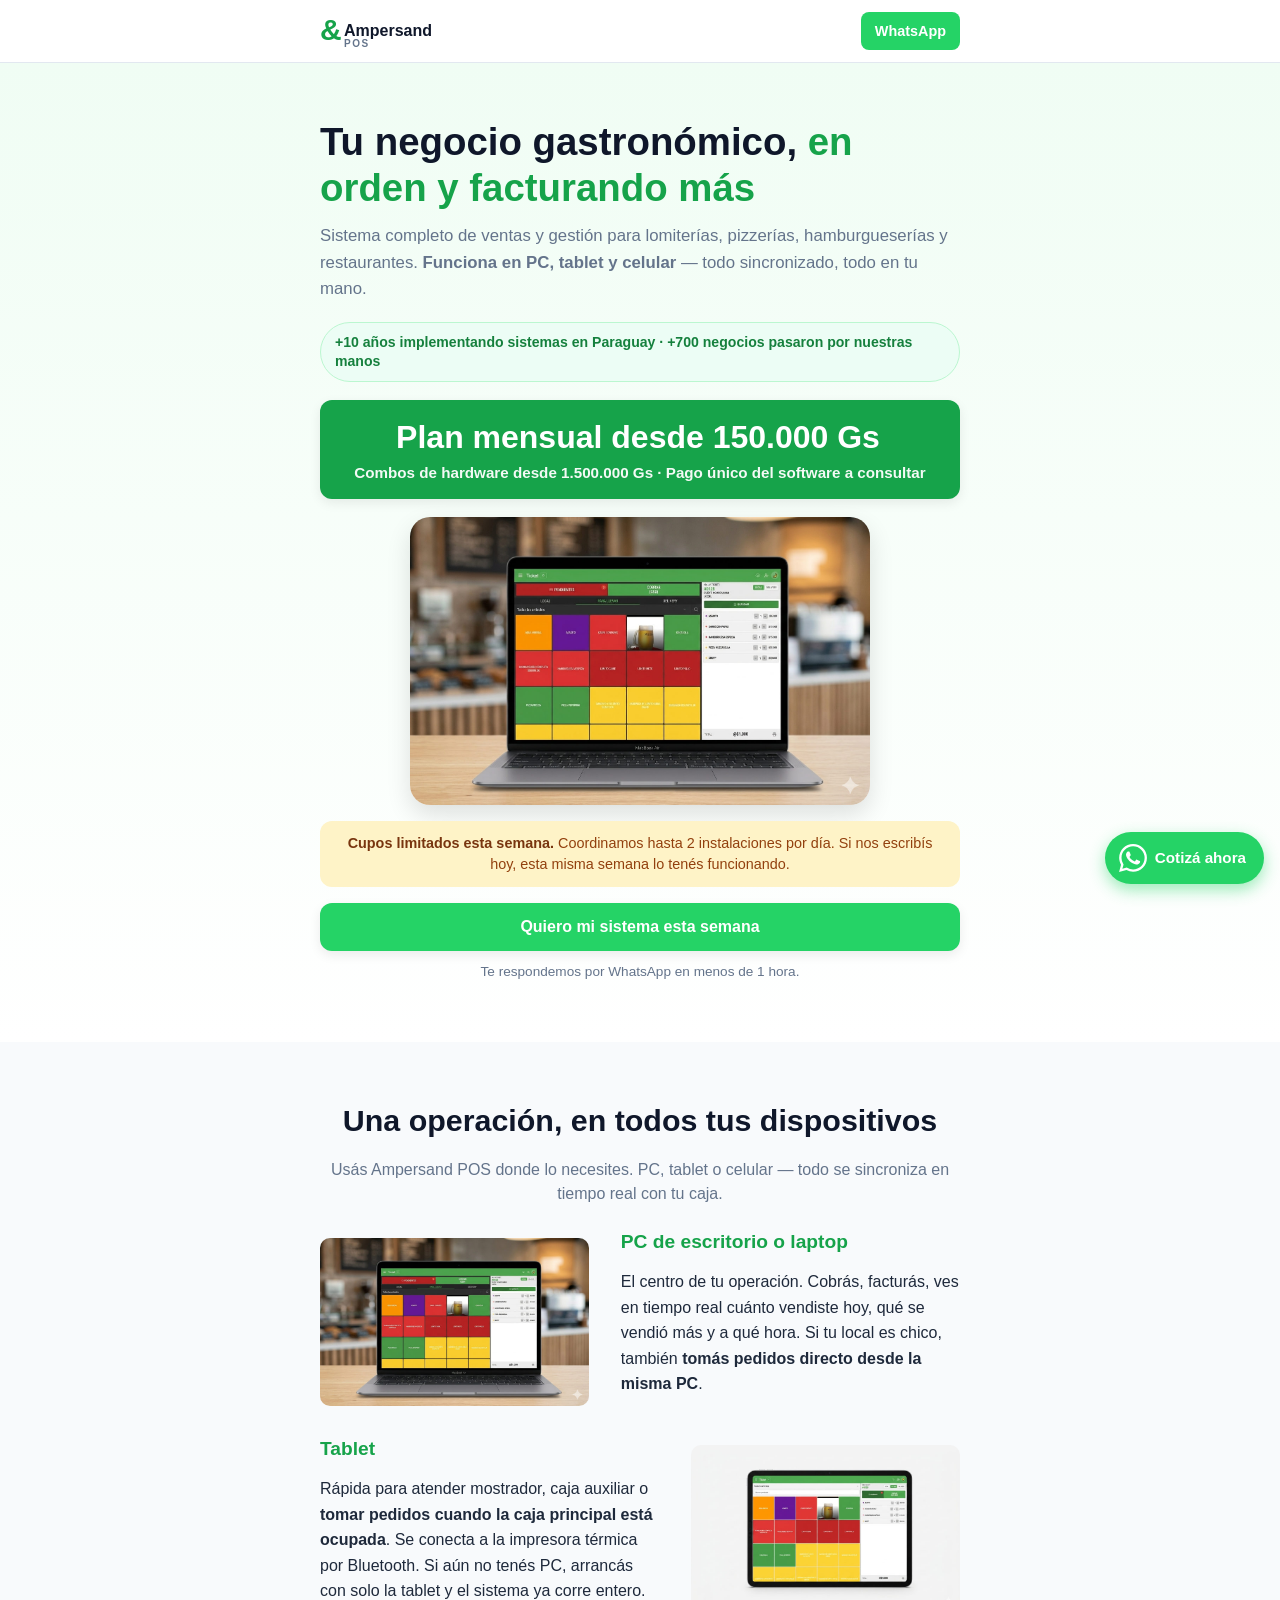
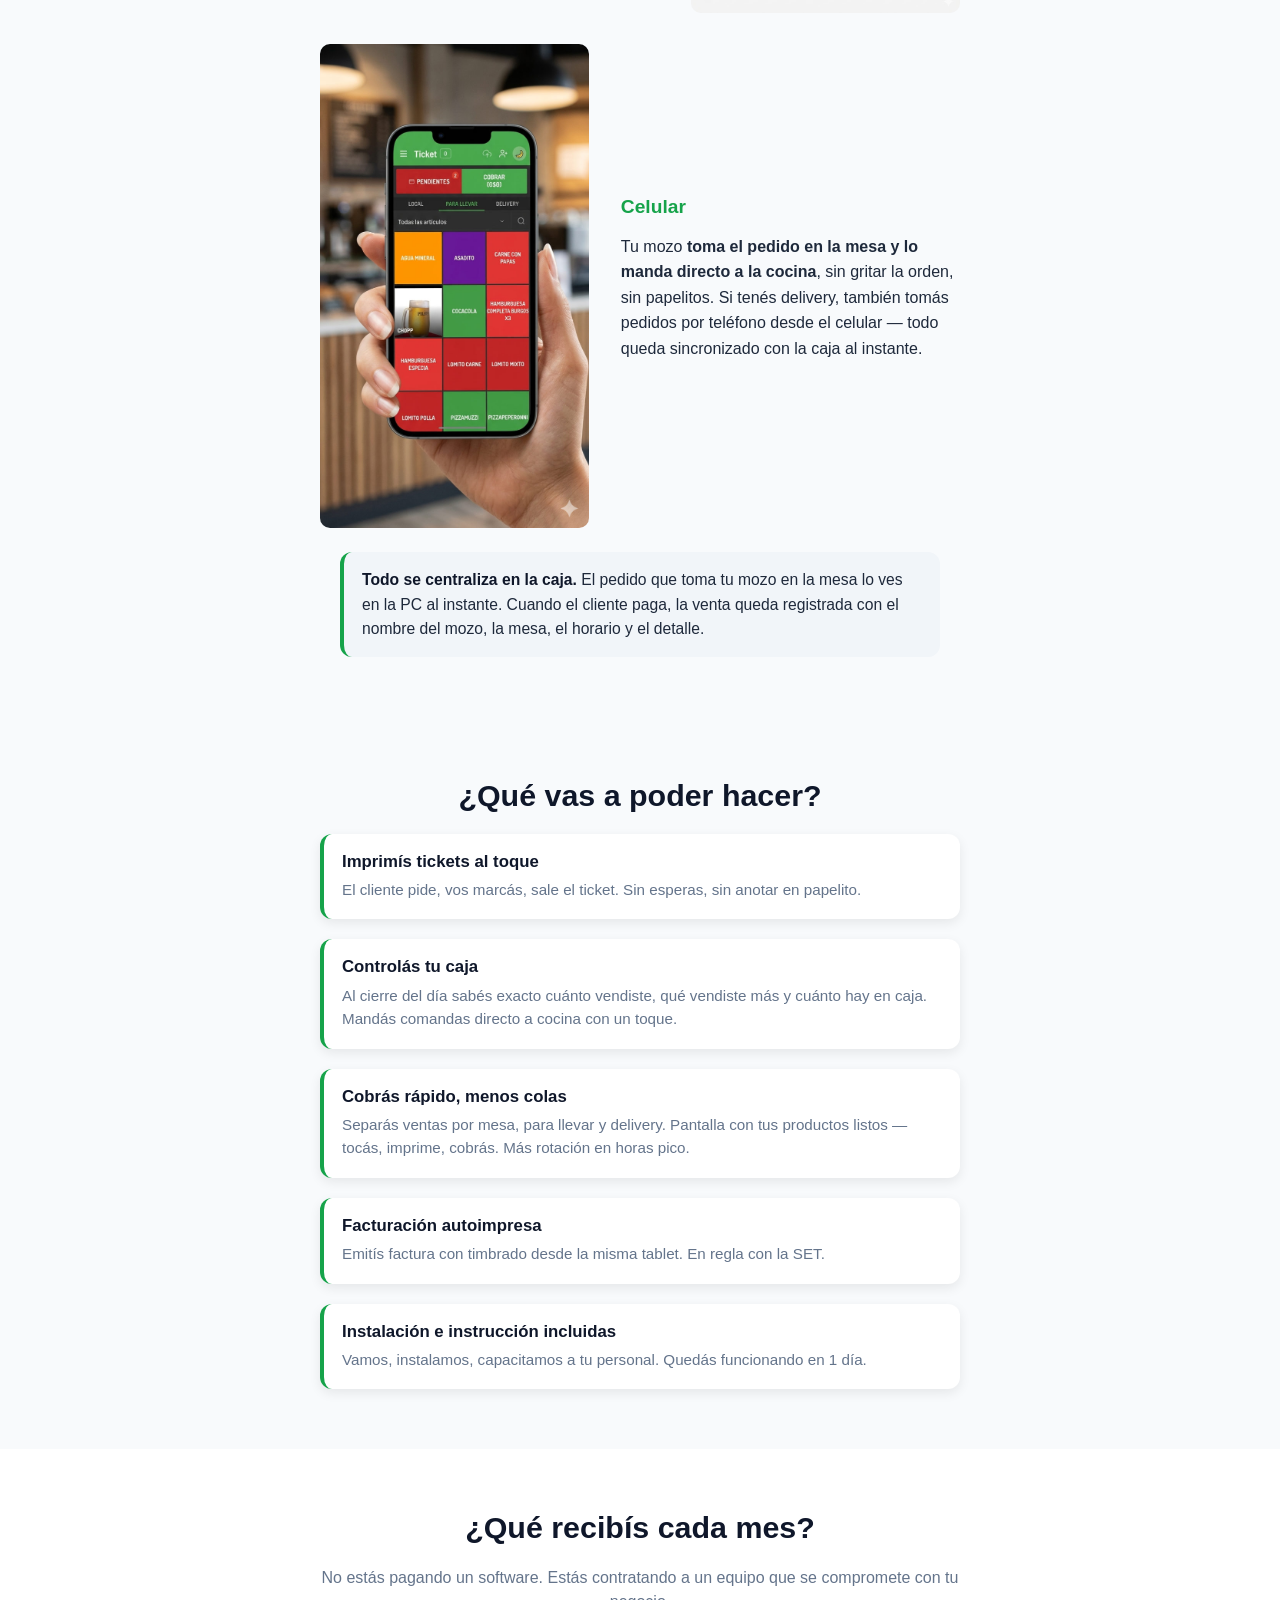
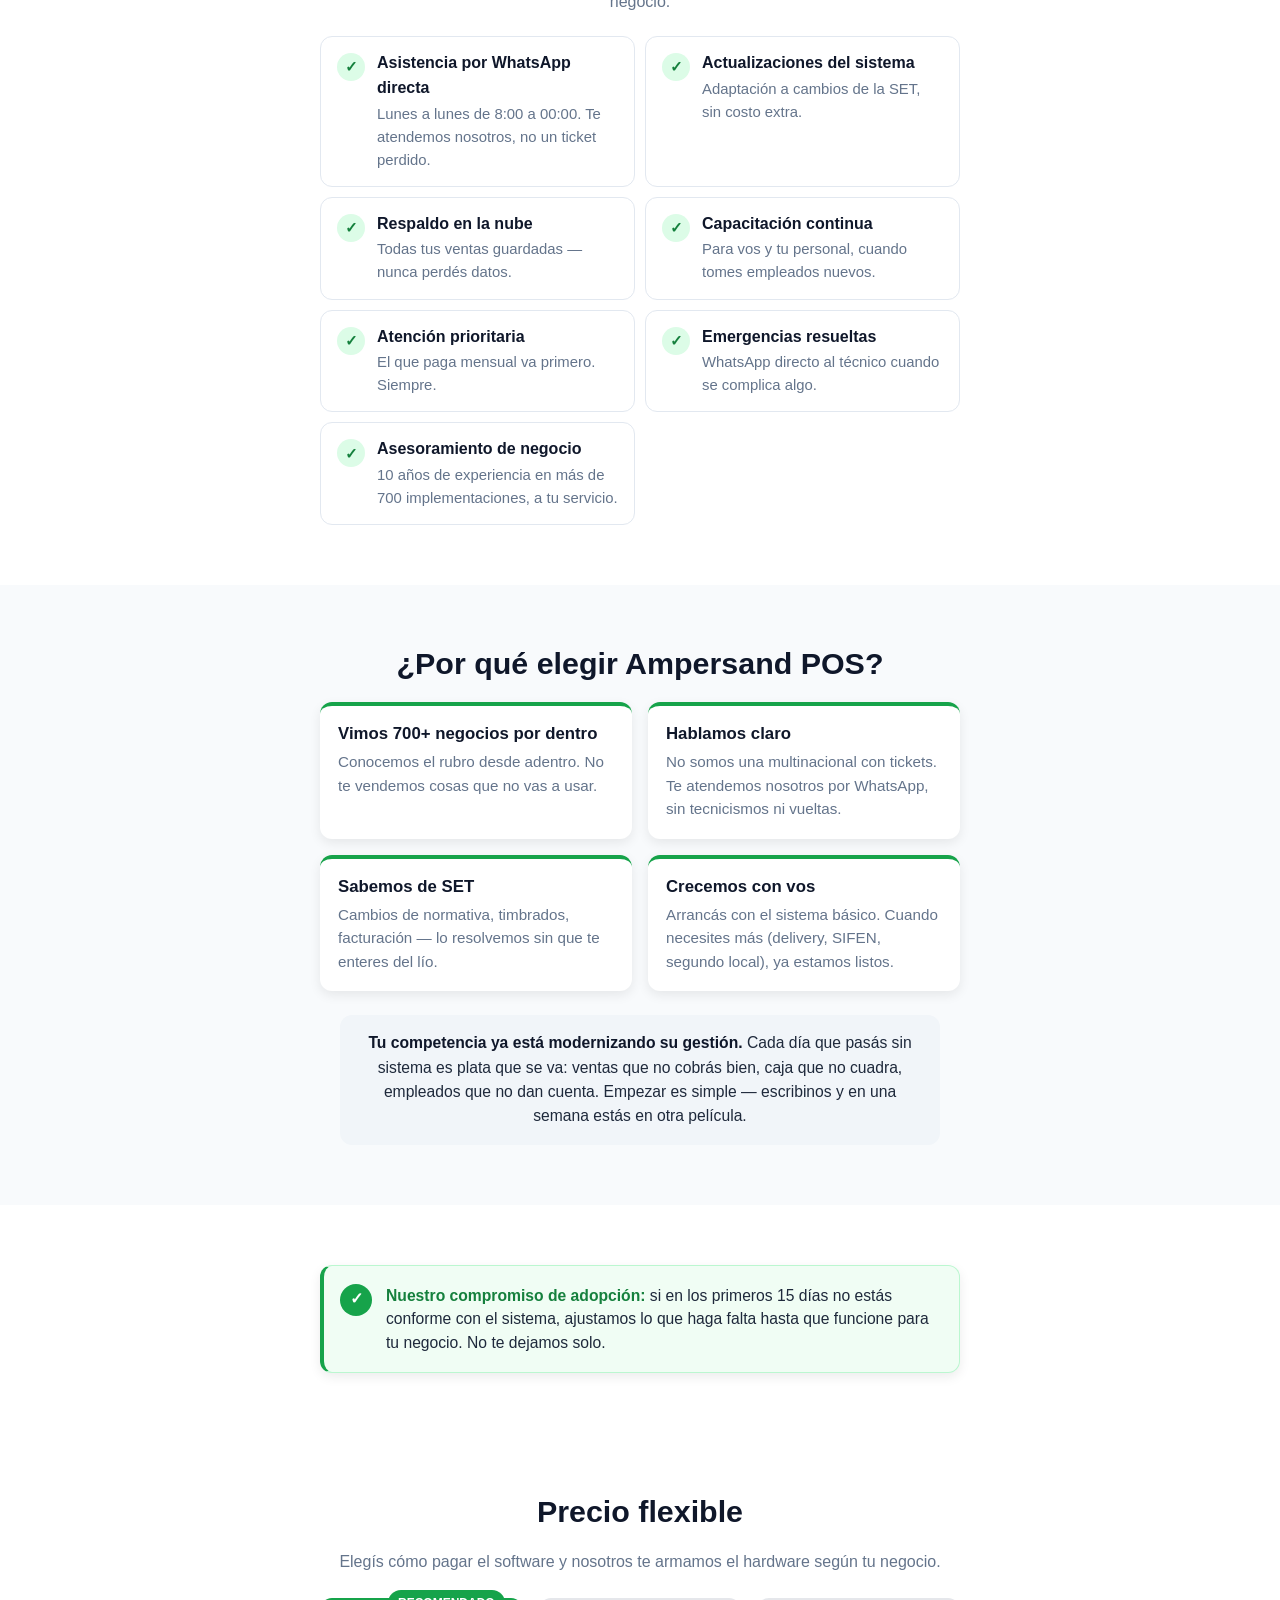
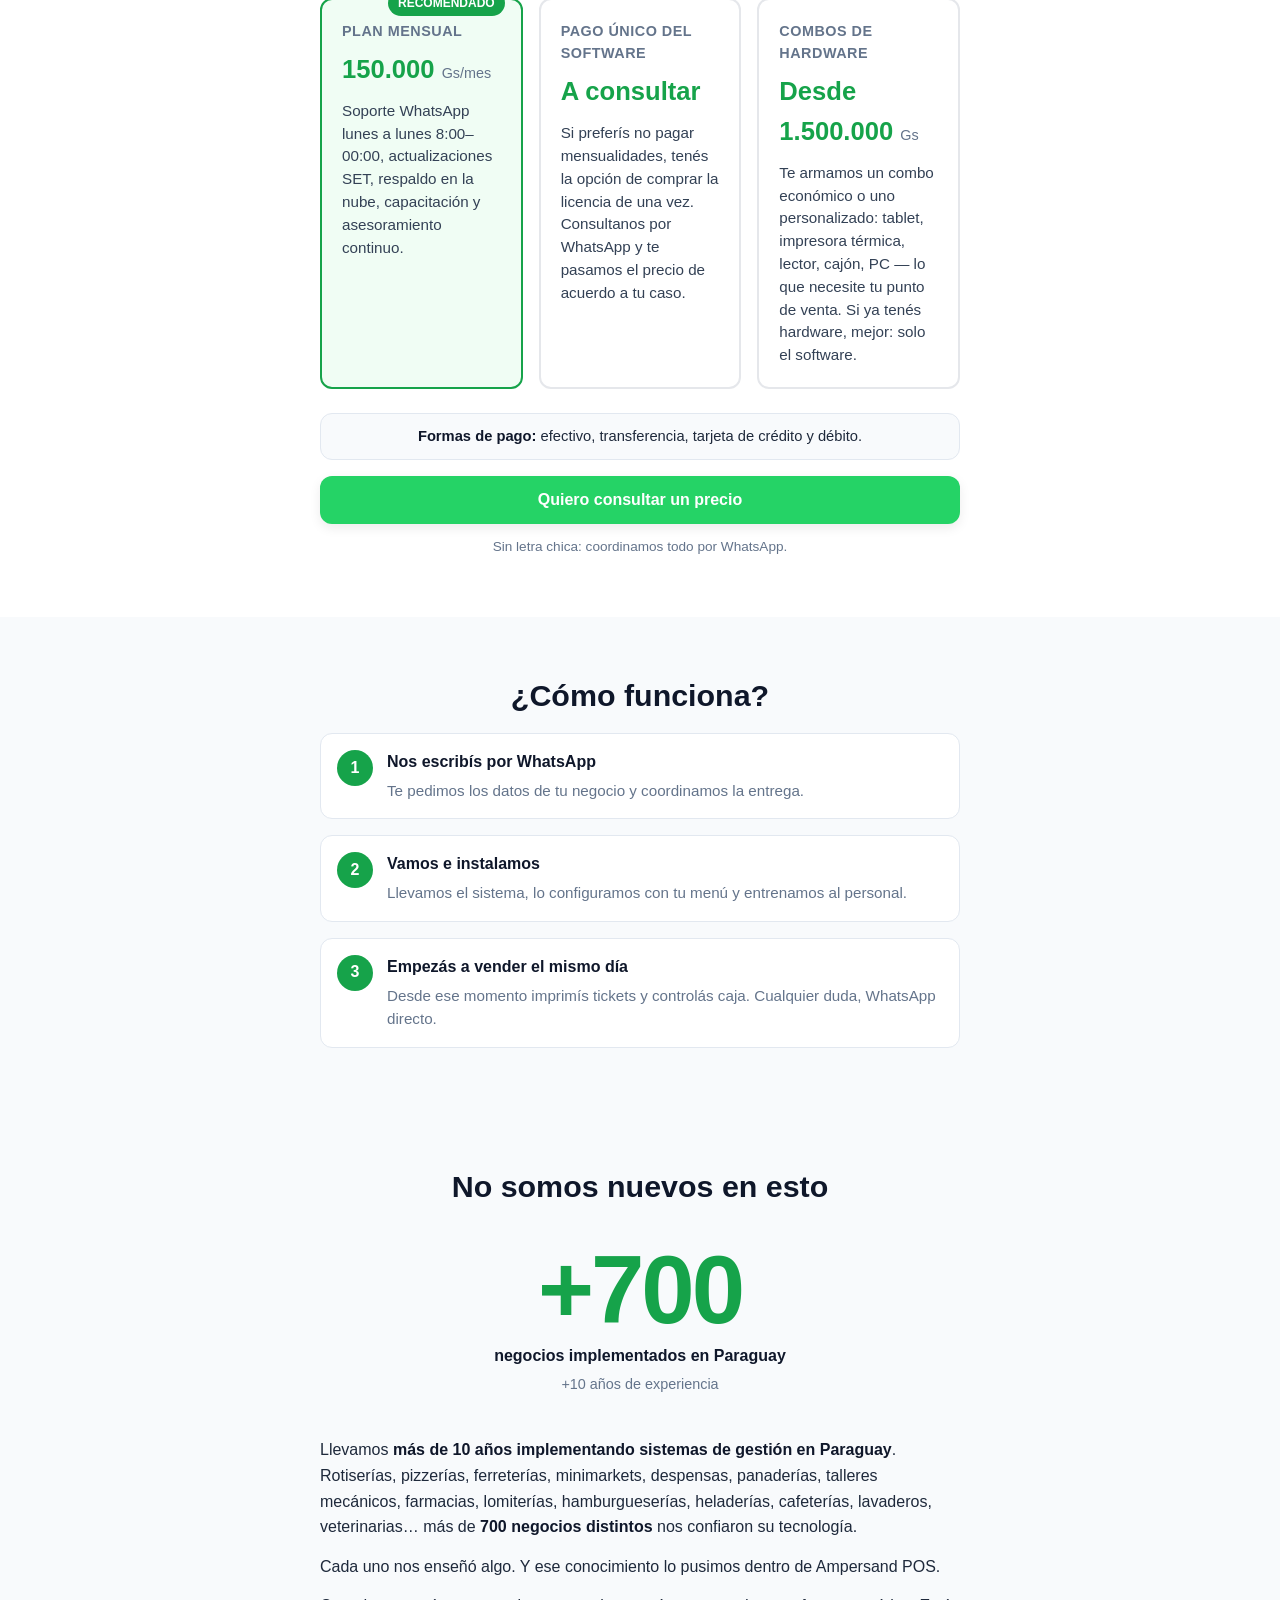
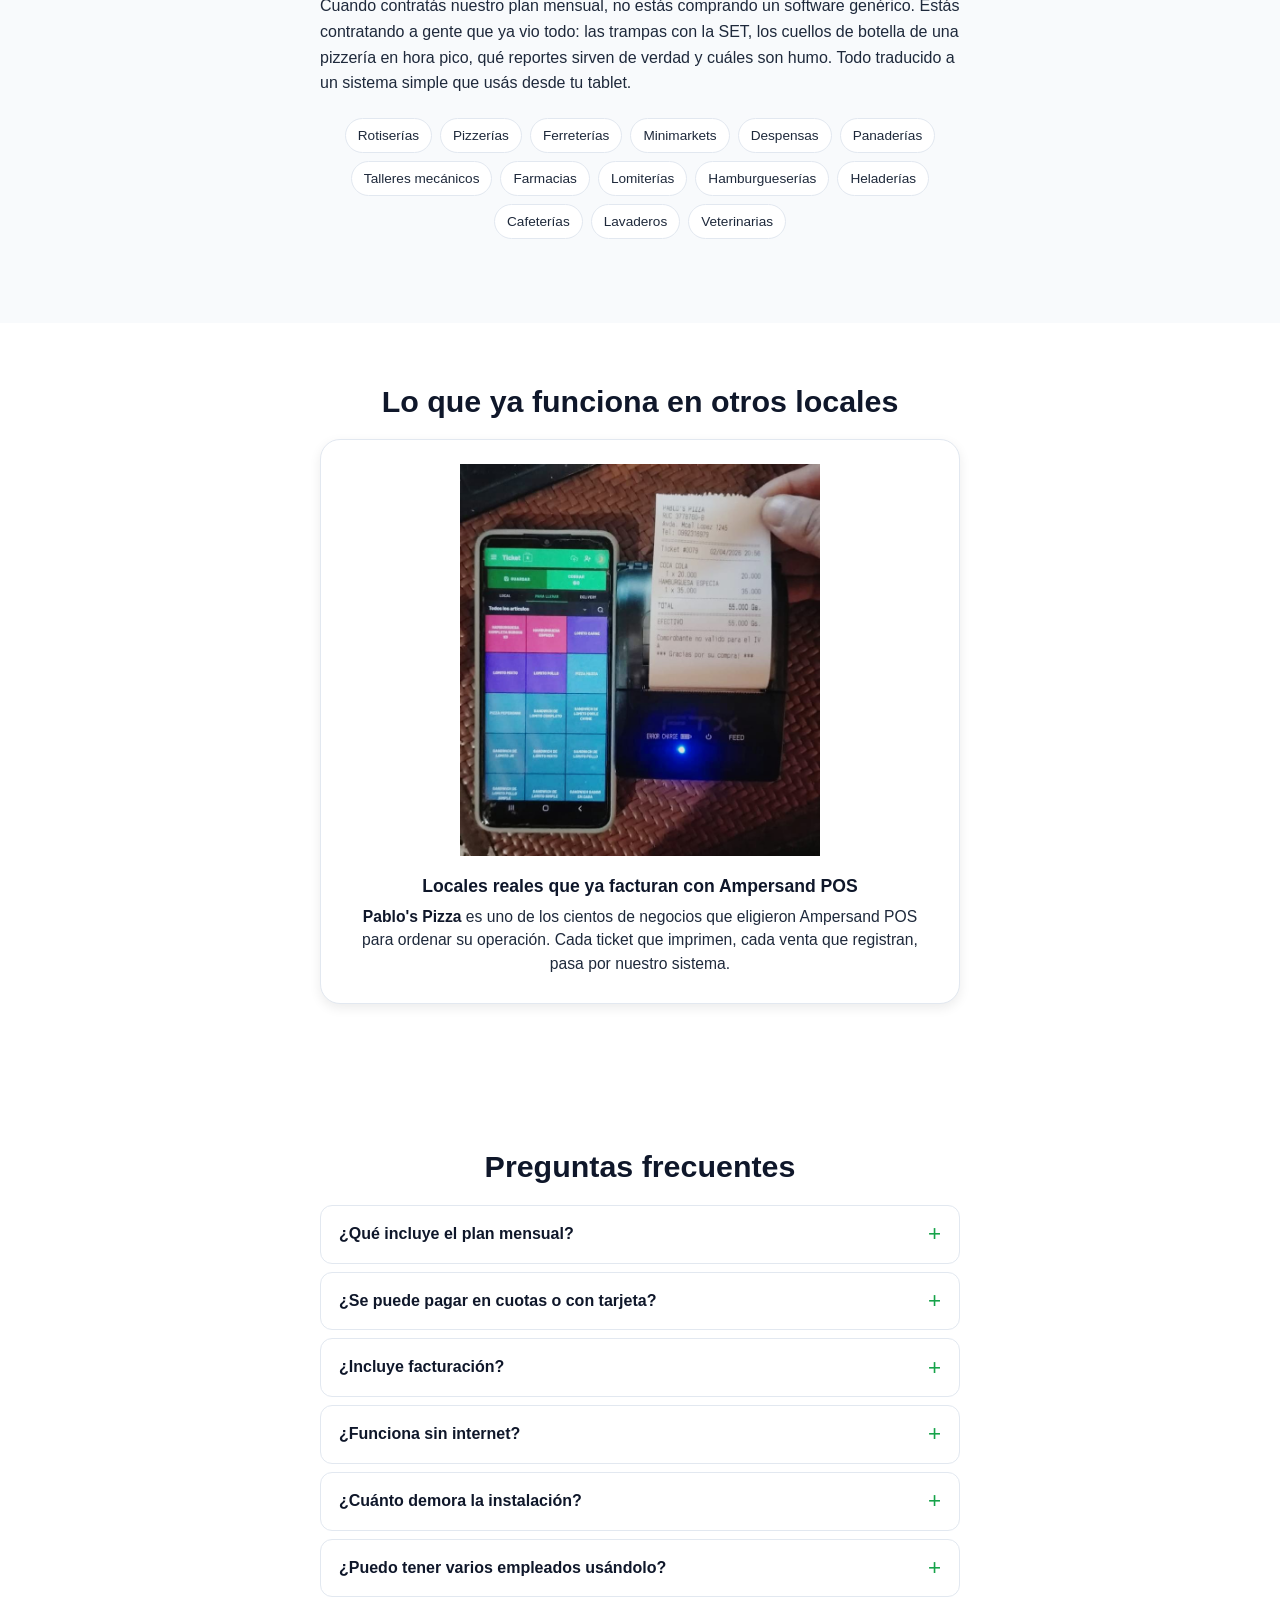
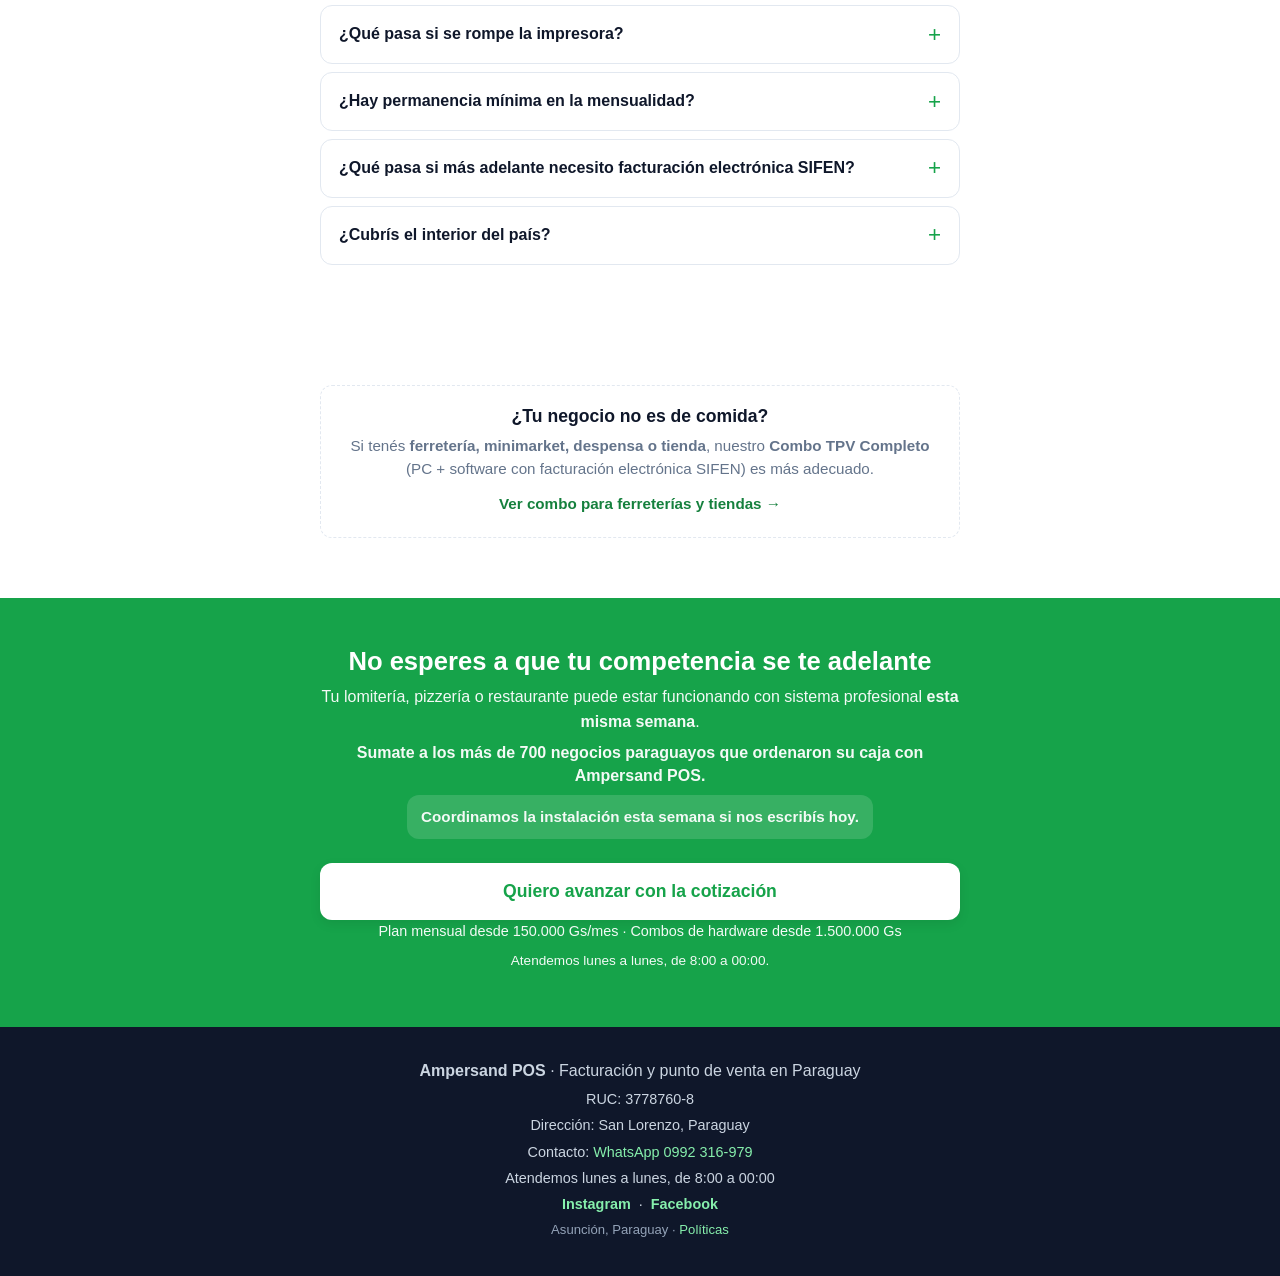
<file: public/lomiteria/index.html>
<!DOCTYPE html>
<html lang="es-PY">
<head>
<meta charset="UTF-8">
<meta name="viewport" content="width=device-width, initial-scale=1.0">
<meta name="theme-color" content="#16a34a">

<!-- SEO -->
<title>Sistema para Lomiterías y Pizzerías en Paraguay | Ampersand POS</title>
<meta name="description" content="Sistema completo para tu lomitería o pizzería: software Ampersand POS + hardware a medida (tablet, impresora, PC). +10 años y +700 negocios implementados en Paraguay. Instalación en 1 día.">
<meta name="keywords" content="sistema lomiteria, sistema pizzeria, POS Paraguay, software facturación, tablet caja, impresora ticket bluetooth">

<!-- Open Graph -->
<meta property="og:type" content="website">
<meta property="og:locale" content="es_PY">
<meta property="og:title" content="Ampersand POS para Lomiterías y Pizzerías — Plan mensual desde 150.000 Gs">
<meta property="og:description" content="+10 años y +700 negocios implementados en Paraguay. Tablet + impresora + software. Quedás funcionando en 1 día.">
<meta property="og:image" content="/lomiteria/assets/og-image.jpg">
<meta property="og:url" content="https://nodo.com.py/lomiteria">

<!-- Twitter Card -->
<meta name="twitter:card" content="summary_large_image">
<meta name="twitter:title" content="Ampersand POS para Lomiterías y Pizzerías">
<meta name="twitter:description" content="Plan mensual desde 150.000 Gs. Combos de hardware desde 1.500.000 Gs. +700 negocios ya confían en Ampersand POS.">
<meta name="twitter:image" content="/lomiteria/assets/og-image.jpg">

<!-- Favicon -->
<link rel="icon" type="image/png" href="/lomiteria/assets/favicon-192.png">

<!-- Styles -->
<link rel="stylesheet" href="styles.css">

<!-- Meta Pixel Code -->
<!-- REEMPLAZAR PIXEL_ID_AQUI con el ID real de Meta Pixel -->
<script>
!function(f,b,e,v,n,t,s)
{if(f.fbq)return;n=f.fbq=function(){n.callMethod?
n.callMethod.apply(n,arguments):n.queue.push(arguments)};
if(!f._fbq)f._fbq=n;n.push=n;n.loaded=!0;n.version='2.0';
n.queue=[];t=b.createElement(e);t.async=!0;
t.src=v;s=b.getElementsByTagName(e)[0];
s.parentNode.insertBefore(t,s)}(window, document,'script',
'https://connect.facebook.net/en_US/fbevents.js');
fbq('init', 'PIXEL_ID_AQUI');
fbq('track', 'PageView');
</script>
<noscript><img height="1" width="1" style="display:none"
src="https://www.facebook.com/tr?id=PIXEL_ID_AQUI&ev=PageView&noscript=1"/></noscript>
<!-- End Meta Pixel Code -->
</head>
<body>

<!-- ============================= -->
<!-- HEADER                        -->
<!-- ============================= -->
<header class="header">
  <div class="container header__inner">
    <a href="#" class="logo" aria-label="Ampersand POS - Inicio">
      <svg class="logo__svg" width="170" height="36" viewBox="0 0 170 36" xmlns="http://www.w3.org/2000/svg" aria-hidden="true">
        <text x="0" y="27" font-family="-apple-system, BlinkMacSystemFont, 'Segoe UI', Roboto, sans-serif" font-size="30" font-weight="800" fill="#16a34a">&amp;</text>
        <text x="24" y="23" font-family="-apple-system, BlinkMacSystemFont, 'Segoe UI', Roboto, sans-serif" font-size="16" font-weight="700" fill="#0f172a">Ampersand</text>
        <text x="24" y="34" font-family="-apple-system, BlinkMacSystemFont, 'Segoe UI', Roboto, sans-serif" font-size="10" font-weight="600" fill="#64748b" letter-spacing="1.5">POS</text>
      </svg>
    </a>
    <a href="https://wa.me/595992316979?text=Hola%2C%20quiero%20info%20del%20sistema%20Ampersand%20POS%20para%20mi%20lomiter%C3%ADa"
       class="header__wa"
       onclick="fbq('track','Contact')"
       aria-label="Contactar por WhatsApp"
       target="_blank" rel="noopener">
      WhatsApp
    </a>
  </div>
</header>

<!-- ============================= -->
<!-- HERO                          -->
<!-- ============================= -->
<section class="hero">
  <div class="container">
    <h1 class="hero__title">Tu negocio gastronómico, <span class="text-primary">en orden y facturando más</span></h1>
    <p class="hero__sub">Sistema completo de ventas y gestión para lomiterías, pizzerías, hamburgueserías y restaurantes. <strong>Funciona en PC, tablet y celular</strong> — todo sincronizado, todo en tu mano.</p>

    <div class="hero__badge">
      +10 años implementando sistemas en Paraguay · +700 negocios pasaron por nuestras manos
    </div>

    <div class="hero__price">
      <div><strong>Plan mensual desde 150.000 Gs</strong></div>
      <div class="hero__price-plus">Combos de hardware desde 1.500.000 Gs · Pago único del software a consultar</div>
    </div>

    <img src="assets/hero-laptop.jpg"
         alt="Software Ampersand POS funcionando en laptop sobre mesa de café"
         class="hero__image"
         width="960" height="600"
         loading="eager"
         fetchpriority="high">

    <div class="hero__urgency">
      <strong>Cupos limitados esta semana.</strong> Coordinamos hasta 2 instalaciones por día. Si nos escribís hoy, esta misma semana lo tenés funcionando.
    </div>

    <a href="https://wa.me/595992316979?text=Hola%2C%20quiero%20info%20del%20sistema%20Ampersand%20POS%20para%20mi%20negocio"
       class="btn btn--primary btn--block"
       onclick="fbq('track','Contact')"
       target="_blank" rel="noopener">
      Quiero mi sistema esta semana
    </a>
    <p class="hero__note">Te respondemos por WhatsApp en menos de 1 hora.</p>
  </div>
</section>

<!-- ============================= -->
<!-- MULTI-DISPOSITIVO             -->
<!-- ============================= -->
<section class="section section--alt" id="multi-dispositivo">
  <div class="container">
    <h2 class="section__title">Una operación, en todos tus dispositivos</h2>
    <p class="section__lead">Usás Ampersand POS donde lo necesites. PC, tablet o celular — todo se sincroniza en tiempo real con tu caja.</p>

    <div class="device-row">
      <div class="device-row__media">
        <img src="assets/device-pc.jpg" alt="Ampersand POS en laptop" loading="lazy">
      </div>
      <div class="device-row__body">
        <h3>PC de escritorio o laptop</h3>
        <p>El centro de tu operación. Cobrás, facturás, ves en tiempo real cuánto vendiste hoy, qué se vendió más y a qué hora. Si tu local es chico, también <strong>tomás pedidos directo desde la misma PC</strong>.</p>
      </div>
    </div>

    <div class="device-row device-row--reverse">
      <div class="device-row__media">
        <img src="assets/device-tablet.jpg" alt="Ampersand POS en tablet" loading="lazy">
      </div>
      <div class="device-row__body">
        <h3>Tablet</h3>
        <p>Rápida para atender mostrador, caja auxiliar o <strong>tomar pedidos cuando la caja principal está ocupada</strong>. Se conecta a la impresora térmica por Bluetooth. Si aún no tenés PC, arrancás con solo la tablet y el sistema ya corre entero.</p>
      </div>
    </div>

    <div class="device-row">
      <div class="device-row__media">
        <img src="assets/device-celular.jpg" alt="Ampersand POS en celular en mano del mozo" loading="lazy">
      </div>
      <div class="device-row__body">
        <h3>Celular</h3>
        <p>Tu mozo <strong>toma el pedido en la mesa y lo manda directo a la cocina</strong>, sin gritar la orden, sin papelitos. Si tenés delivery, también tomás pedidos por teléfono desde el celular — todo queda sincronizado con la caja al instante.</p>
      </div>
    </div>

    <p class="multi-device-claim">
      <strong>Todo se centraliza en la caja.</strong> El pedido que toma tu mozo en la mesa lo ves en la PC al instante. Cuando el cliente paga, la venta queda registrada con el nombre del mozo, la mesa, el horario y el detalle.
    </p>
  </div>
</section>

<!-- ============================= -->
<!-- QUÉ VAS A PODER HACER         -->
<!-- ============================= -->
<section class="section section--alt">
  <div class="container">
    <h2 class="section__title">¿Qué vas a poder hacer?</h2>
    <div class="benefits">
      <div class="benefit">
        <h3>Imprimís tickets al toque</h3>
        <p>El cliente pide, vos marcás, sale el ticket. Sin esperas, sin anotar en papelito.</p>
      </div>
      <div class="benefit">
        <h3>Controlás tu caja</h3>
        <p>Al cierre del día sabés exacto cuánto vendiste, qué vendiste más y cuánto hay en caja. Mandás comandas directo a cocina con un toque.</p>
      </div>
      <div class="benefit">
        <h3>Cobrás rápido, menos colas</h3>
        <p>Separás ventas por mesa, para llevar y delivery. Pantalla con tus productos listos — tocás, imprime, cobrás. Más rotación en horas pico.</p>
      </div>
      <div class="benefit">
        <h3>Facturación autoimpresa</h3>
        <p>Emitís factura con timbrado desde la misma tablet. En regla con la SET.</p>
      </div>
      <div class="benefit">
        <h3>Instalación e instrucción incluidas</h3>
        <p>Vamos, instalamos, capacitamos a tu personal. Quedás funcionando en 1 día.</p>
      </div>
    </div>
  </div>
</section>

<!-- ============================= -->
<!-- QUÉ RECIBÍS CADA MES (NUEVA)  -->
<!-- ============================= -->
<section class="section" id="que-recibis">
  <div class="container">
    <h2 class="section__title">¿Qué recibís cada mes?</h2>
    <p class="section__lead">No estás pagando un software. Estás contratando a un equipo que se compromete con tu negocio.</p>

    <ul class="service-list">
      <li class="service-item">
        <span class="service-item__check" aria-hidden="true">✓</span>
        <div>
          <strong>Asistencia por WhatsApp directa</strong>
          <p>Lunes a lunes de 8:00 a 00:00. Te atendemos nosotros, no un ticket perdido.</p>
        </div>
      </li>
      <li class="service-item">
        <span class="service-item__check" aria-hidden="true">✓</span>
        <div>
          <strong>Actualizaciones del sistema</strong>
          <p>Adaptación a cambios de la SET, sin costo extra.</p>
        </div>
      </li>
      <li class="service-item">
        <span class="service-item__check" aria-hidden="true">✓</span>
        <div>
          <strong>Respaldo en la nube</strong>
          <p>Todas tus ventas guardadas — nunca perdés datos.</p>
        </div>
      </li>
      <li class="service-item">
        <span class="service-item__check" aria-hidden="true">✓</span>
        <div>
          <strong>Capacitación continua</strong>
          <p>Para vos y tu personal, cuando tomes empleados nuevos.</p>
        </div>
      </li>
      <li class="service-item">
        <span class="service-item__check" aria-hidden="true">✓</span>
        <div>
          <strong>Atención prioritaria</strong>
          <p>El que paga mensual va primero. Siempre.</p>
        </div>
      </li>
      <li class="service-item">
        <span class="service-item__check" aria-hidden="true">✓</span>
        <div>
          <strong>Emergencias resueltas</strong>
          <p>WhatsApp directo al técnico cuando se complica algo.</p>
        </div>
      </li>
      <li class="service-item">
        <span class="service-item__check" aria-hidden="true">✓</span>
        <div>
          <strong>Asesoramiento de negocio</strong>
          <p>10 años de experiencia en más de 700 implementaciones, a tu servicio.</p>
        </div>
      </li>
    </ul>
  </div>
</section>

<!-- ============================= -->
<!-- POR QUÉ NOSOTROS (NUEVA)      -->
<!-- ============================= -->
<section class="section section--alt" id="por-que">
  <div class="container">
    <h2 class="section__title">¿Por qué elegir Ampersand POS?</h2>
    <div class="why-grid">
      <div class="why-card">
        <h3>Vimos 700+ negocios por dentro</h3>
        <p>Conocemos el rubro desde adentro. No te vendemos cosas que no vas a usar.</p>
      </div>
      <div class="why-card">
        <h3>Hablamos claro</h3>
        <p>No somos una multinacional con tickets. Te atendemos nosotros por WhatsApp, sin tecnicismos ni vueltas.</p>
      </div>
      <div class="why-card">
        <h3>Sabemos de SET</h3>
        <p>Cambios de normativa, timbrados, facturación — lo resolvemos sin que te enteres del lío.</p>
      </div>
      <div class="why-card">
        <h3>Crecemos con vos</h3>
        <p>Arrancás con el sistema básico. Cuando necesites más (delivery, SIFEN, segundo local), ya estamos listos.</p>
      </div>
    </div>

    <p class="why-closing">
      <strong>Tu competencia ya está modernizando su gestión.</strong> Cada día que pasás sin sistema es plata que se va: ventas que no cobrás bien, caja que no cuadra, empleados que no dan cuenta. Empezar es simple — escribinos y en una semana estás en otra película.
    </p>
  </div>
</section>

<!-- ============================= -->
<!-- GARANTÍA / COMPROMISO         -->
<!-- ============================= -->
<section class="section" id="garantia">
  <div class="container">
    <div class="guarantee">
      <div class="guarantee__icon" aria-hidden="true">✓</div>
      <div class="guarantee__body">
        <strong>Nuestro compromiso de adopción:</strong> si en los primeros 15 días no estás conforme con el sistema, ajustamos lo que haga falta hasta que funcione para tu negocio. No te dejamos solo.
      </div>
    </div>
  </div>
</section>

<!-- ============================= -->
<!-- PRECIO                        -->
<!-- ============================= -->
<section class="section" id="precio">
  <div class="container">
    <h2 class="section__title">Precio flexible</h2>
    <p class="section__lead">Elegís cómo pagar el software y nosotros te armamos el hardware según tu negocio.</p>

    <div class="pricing-flex">

      <div class="pricing-flex__block pricing-flex__block--featured">
        <div class="pricing-flex__label">Plan mensual</div>
        <div class="pricing-flex__amount">150.000 <span>Gs/mes</span></div>
        <div class="pricing-flex__detail">Soporte WhatsApp lunes a lunes 8:00–00:00, actualizaciones SET, respaldo en la nube, capacitación y asesoramiento continuo.</div>
        <div class="pricing-flex__badge">Recomendado</div>
      </div>

      <div class="pricing-flex__block">
        <div class="pricing-flex__label">Pago único del software</div>
        <div class="pricing-flex__amount">A consultar</div>
        <div class="pricing-flex__detail">Si preferís no pagar mensualidades, tenés la opción de comprar la licencia de una vez. Consultanos por WhatsApp y te pasamos el precio de acuerdo a tu caso.</div>
      </div>

      <div class="pricing-flex__block">
        <div class="pricing-flex__label">Combos de hardware</div>
        <div class="pricing-flex__amount">Desde 1.500.000 <span>Gs</span></div>
        <div class="pricing-flex__detail">Te armamos un combo económico o uno personalizado: tablet, impresora térmica, lector, cajón, PC — lo que necesite tu punto de venta. Si ya tenés hardware, mejor: solo el software.</div>
      </div>

    </div>

    <div class="pricing__payment">
      <strong>Formas de pago:</strong> efectivo, transferencia, tarjeta de crédito y débito.
    </div>

    <a href="https://wa.me/595992316979?text=Hola%2C%20quiero%20consultar%20precios%20de%20Ampersand%20POS"
       class="btn btn--primary btn--block"
       onclick="fbq('track','Contact')"
       target="_blank" rel="noopener">
      Quiero consultar un precio
    </a>
    <p class="pricing__small">Sin letra chica: coordinamos todo por WhatsApp.</p>
  </div>
</section>

<!-- ============================= -->
<!-- CÓMO FUNCIONA                 -->
<!-- ============================= -->
<section class="section section--alt" id="como-funciona">
  <div class="container">
    <h2 class="section__title">¿Cómo funciona?</h2>
    <ol class="steps">
      <li class="step">
        <span class="step__num">1</span>
        <div>
          <strong>Nos escribís por WhatsApp</strong>
          <p>Te pedimos los datos de tu negocio y coordinamos la entrega.</p>
        </div>
      </li>
      <li class="step">
        <span class="step__num">2</span>
        <div>
          <strong>Vamos e instalamos</strong>
          <p>Llevamos el sistema, lo configuramos con tu menú y entrenamos al personal.</p>
        </div>
      </li>
      <li class="step">
        <span class="step__num">3</span>
        <div>
          <strong>Empezás a vender el mismo día</strong>
          <p>Desde ese momento imprimís tickets y controlás caja. Cualquier duda, WhatsApp directo.</p>
        </div>
      </li>
    </ol>
  </div>
</section>

<!-- ============================= -->
<!-- QUIÉNES SOMOS                 -->
<!-- ============================= -->
<section class="section section--alt" id="quienes-somos">
  <div class="container">
    <h2 class="section__title">No somos nuevos en esto</h2>

    <div class="stat-hero">
      <div class="stat-hero__number">+700</div>
      <div class="stat-hero__label">negocios implementados en Paraguay</div>
      <div class="stat-hero__sub">+10 años de experiencia</div>
    </div>

    <div class="about-text">
      <p>Llevamos <strong>más de 10 años implementando sistemas de gestión en Paraguay</strong>. Rotiserías, pizzerías, ferreterías, minimarkets, despensas, panaderías, talleres mecánicos, farmacias, lomiterías, hamburgueserías, heladerías, cafeterías, lavaderos, veterinarias… más de <strong>700 negocios distintos</strong> nos confiaron su tecnología.</p>

      <p>Cada uno nos enseñó algo. Y ese conocimiento lo pusimos dentro de Ampersand POS.</p>

      <p>Cuando contratás nuestro plan mensual, no estás comprando un software genérico. Estás contratando a gente que ya vio todo: las trampas con la SET, los cuellos de botella de una pizzería en hora pico, qué reportes sirven de verdad y cuáles son humo. Todo traducido a un sistema simple que usás desde tu tablet.</p>
    </div>

    <ul class="rubros-chips" aria-label="Rubros donde implementamos">
      <li>Rotiserías</li>
      <li>Pizzerías</li>
      <li>Ferreterías</li>
      <li>Minimarkets</li>
      <li>Despensas</li>
      <li>Panaderías</li>
      <li>Talleres mecánicos</li>
      <li>Farmacias</li>
      <li>Lomiterías</li>
      <li>Hamburgueserías</li>
      <li>Heladerías</li>
      <li>Cafeterías</li>
      <li>Lavaderos</li>
      <li>Veterinarias</li>
    </ul>

  </div>
</section>

<!-- ============================= -->
<!-- TESTIMONIO                    -->
<!-- ============================= -->
<!-- SECCIÓN TESTIMONIO COMENTADA.
     Habilitar cuando tengas 1 testimonio real (foto + nombre + negocio + frase).
<section class="section" id="testimonio">
  <div class="container">
    <h2 class="section__title">Lo que dicen los que ya lo usan</h2>
    <blockquote class="testimonial">
      <p>"[FRASE DEL DUEÑO sobre cómo le cambió el día a día]"</p>
      <footer>
        <img src="assets/testimonio-foto.jpg" alt="[NOMBRE]" width="56" height="56">
        <div>
          <strong>[NOMBRE DEL DUEÑO]</strong>
          <span>[NOMBRE DEL NEGOCIO], [CIUDAD]</span>
        </div>
      </footer>
    </blockquote>
  </div>
</section>
-->

<!-- ============================= -->
<!-- LO QUE YA FUNCIONA (PROOF)    -->
<!-- ============================= -->
<section class="section" id="clientes-reales">
  <div class="container">
    <h2 class="section__title">Lo que ya funciona en otros locales</h2>

    <div class="client-card">
      <img src="assets/cliente-pablos-pizza.jpg"
           alt="Ticket impreso de Pablo's Pizza junto al celular con el software Ampersand POS"
           class="client-card__img"
           loading="lazy"
           width="600" height="800">
      <div class="client-card__body">
        <h3>Locales reales que ya facturan con Ampersand POS</h3>
        <p><strong>Pablo's Pizza</strong> es uno de los cientos de negocios que eligieron Ampersand POS para ordenar su operación. Cada ticket que imprimen, cada venta que registran, pasa por nuestro sistema.</p>
      </div>
    </div>
  </div>
</section>

<!-- ============================= -->
<!-- FAQ                           -->
<!-- ============================= -->
<section class="section" id="faq">
  <div class="container">
    <h2 class="section__title">Preguntas frecuentes</h2>
    <div class="faq">
      <details class="faq__item">
        <summary>¿Qué incluye el plan mensual?</summary>
        <p>Soporte por WhatsApp directo de lunes a lunes de 8:00 a 00:00, actualizaciones del sistema, adaptaciones a la SET, respaldo en la nube, capacitación a vos y tu personal, y asesoramiento de negocio. No es un software suelto — es un servicio de acompañamiento.</p>
      </details>
      <details class="faq__item">
        <summary>¿Se puede pagar en cuotas o con tarjeta?</summary>
        <p>Aceptamos efectivo, transferencia y tarjeta de crédito/débito. Por el momento no manejamos cuotas propias, pero podés usar las cuotas de tu tarjeta si tu banco lo permite.</p>
      </details>
      <details class="faq__item">
        <summary>¿Incluye facturación?</summary>
        <p>Sí. Factura autoimpresa con timbrado, emitida desde la misma tablet. Si necesitás factura electrónica SIFEN, tenemos una versión más completa — avisanos por WhatsApp.</p>
      </details>
      <details class="faq__item">
        <summary>¿Funciona sin internet?</summary>
        <p>Sí. El sistema corre en la tablet de manera local. Internet lo usás para sincronizar, respaldar y actualizar. Si se te corta la conexión, seguís vendiendo igual.</p>
      </details>
      <details class="faq__item">
        <summary>¿Cuánto demora la instalación?</summary>
        <p>1 jornada. Vamos, configuramos tu menú, te capacitamos al personal y quedás vendiendo ese mismo día.</p>
      </details>
      <details class="faq__item">
        <summary>¿Puedo tener varios empleados usándolo?</summary>
        <p>Sí. Podés tener una <strong>caja principal</strong> y <strong>terminales adicionales para los mozos</strong> que toman pedidos en las mesas. Cada uno trabaja desde su propio dispositivo.</p>
      </details>
      <details class="faq__item">
        <summary>¿Qué pasa si se rompe la impresora?</summary>
        <p>Te asistimos por WhatsApp. Si hay que cambiar alguna pieza, te la conseguimos con costo mínimo. El software y los datos están respaldados en la nube.</p>
      </details>
      <details class="faq__item">
        <summary>¿Hay permanencia mínima en la mensualidad?</summary>
        <p>No. Podés cancelar cuando quieras. Si cancelás, perdés acceso al soporte, actualizaciones SET, respaldo en la nube y capacitación — pero sin multa ni letra chica.</p>
      </details>
      <details class="faq__item">
        <summary>¿Qué pasa si más adelante necesito facturación electrónica SIFEN?</summary>
        <p>Sin problema, te la integramos cuando lo necesites. No hace falta cambiar de sistema ni empezar de cero. Avisanos por WhatsApp y coordinamos.</p>
      </details>
      <details class="faq__item">
        <summary>¿Cubrís el interior del país?</summary>
        <p>Sí, Gran Asunción e interior. La instalación puede ser presencial o asistida — lo coordinamos por WhatsApp.</p>
      </details>
    </div>
  </div>
</section>

<!-- ============================= -->
<!-- TEASER OTROS RUBROS           -->
<!-- ============================= -->
<!-- NOTA: el link a /ferreteria se activará en Fase 2 cuando se publique la landing de retail. -->
<section class="section" id="otros-rubros">
  <div class="container">
    <div class="teaser-card">
      <h3>¿Tu negocio no es de comida?</h3>
      <p>Si tenés <strong>ferretería, minimarket, despensa o tienda</strong>, nuestro <strong>Combo TPV Completo</strong> (PC + software con facturación electrónica SIFEN) es más adecuado.</p>
      <a href="/ferreteria" class="link-teaser">Ver combo para ferreterías y tiendas →</a>
    </div>
  </div>
</section>

<!-- ============================= -->
<!-- CTA FINAL                     -->
<!-- ============================= -->
<section class="cta-final">
  <div class="container">
    <h2>No esperes a que tu competencia se te adelante</h2>
    <p>Tu lomitería, pizzería o restaurante puede estar funcionando con sistema profesional <strong>esta misma semana</strong>.</p>
    <p class="cta-final__social-proof">Sumate a los más de 700 negocios paraguayos que ordenaron su caja con Ampersand POS.</p>
    <p class="cta-final__urgency">Coordinamos la instalación esta semana si nos escribís hoy.</p>
    <a href="https://wa.me/595992316979?text=Ya%20vi%20la%20info%20del%20sistema%2C%20quiero%20avanzar%20con%20la%20cotizaci%C3%B3n%20e%20instalaci%C3%B3n"
       class="btn btn--primary btn--block btn--large"
       onclick="fbq('track','Contact')"
       target="_blank" rel="noopener">
      Quiero avanzar con la cotización
    </a>
    <p class="cta-final__price">Plan mensual desde 150.000 Gs/mes · Combos de hardware desde 1.500.000 Gs</p>
    <p class="cta-final__hours">Atendemos lunes a lunes, de 8:00 a 00:00.</p>
  </div>
</section>

<!-- ============================= -->
<!-- FOOTER                        -->
<!-- ============================= -->
<footer class="footer">
  <div class="container">
    <p class="footer__brand"><strong>Ampersand POS</strong> · Facturación y punto de venta en Paraguay</p>
    <!-- reemplazar con RUC real -->
    <p>RUC: 3778760-8</p>
    <!-- reemplazar con dirección real de Asunción / San Lorenzo -->
    <p>Dirección: San Lorenzo, Paraguay</p>
    <p>Contacto: <a href="https://wa.me/595992316979" onclick="fbq('track','Contact')" target="_blank" rel="noopener">WhatsApp 0992 316-979</a></p>
    <p>Atendemos lunes a lunes, de 8:00 a 00:00</p>
    <p class="footer__social">
      <!-- reemplazar con link real de Instagram -->
      <a href="#" target="_blank" rel="noopener" aria-label="Instagram Ampersand POS">Instagram</a>
      ·
      <!-- reemplazar con link real de Facebook -->
      <a href="#" target="_blank" rel="noopener" aria-label="Facebook Ampersand POS">Facebook</a>
    </p>
    <p class="footer__small">Asunción, Paraguay · <a href="#">Políticas</a></p>
  </div>
</footer>

<!-- ============================= -->
<!-- WHATSAPP FLOTANTE             -->
<!-- ============================= -->
<a href="https://wa.me/595992316979?text=Hola%2C%20vi%20la%20p%C3%A1gina%20y%20quiero%20info%20del%20sistema"
   class="wa-float"
   onclick="fbq('track','Contact')"
   aria-label="Contactar por WhatsApp"
   target="_blank" rel="noopener">
  <svg viewBox="0 0 24 24" width="28" height="28" fill="#ffffff" aria-hidden="true">
    <path d="M17.472 14.382c-.297-.149-1.758-.867-2.03-.967-.273-.099-.471-.148-.67.15-.197.297-.767.966-.94 1.164-.173.199-.347.223-.644.075-.297-.15-1.255-.463-2.39-1.475-.883-.788-1.48-1.761-1.653-2.059-.173-.297-.018-.458.13-.606.134-.133.298-.347.446-.52.149-.174.198-.298.298-.497.099-.198.05-.371-.025-.52-.075-.149-.669-1.612-.916-2.207-.242-.579-.487-.5-.669-.51-.173-.008-.371-.01-.57-.01-.198 0-.52.074-.792.372-.272.297-1.04 1.016-1.04 2.479 0 1.462 1.065 2.875 1.213 3.074.149.198 2.096 3.2 5.077 4.487.709.306 1.262.489 1.694.625.712.227 1.36.195 1.871.118.571-.085 1.758-.719 2.006-1.413.248-.694.248-1.289.173-1.413-.074-.124-.272-.198-.57-.347m-5.421 7.403h-.004a9.87 9.87 0 01-5.031-1.378l-.361-.214-3.741.982.998-3.648-.235-.374a9.86 9.86 0 01-1.51-5.26c.001-5.45 4.436-9.884 9.888-9.884 2.64 0 5.122 1.03 6.988 2.898a9.825 9.825 0 012.893 6.994c-.003 5.45-4.437 9.884-9.885 9.884m8.413-18.297A11.815 11.815 0 0012.05 0C5.495 0 .16 5.335.157 11.892c0 2.096.547 4.142 1.588 5.945L.057 24l6.305-1.654a11.882 11.882 0 005.683 1.448h.005c6.554 0 11.89-5.335 11.893-11.893a11.821 11.821 0 00-3.48-8.413z"/>
  </svg>
  <span>Cotizá ahora</span>
</a>

<script src="script.js"></script>
</body>
</html>
</file>
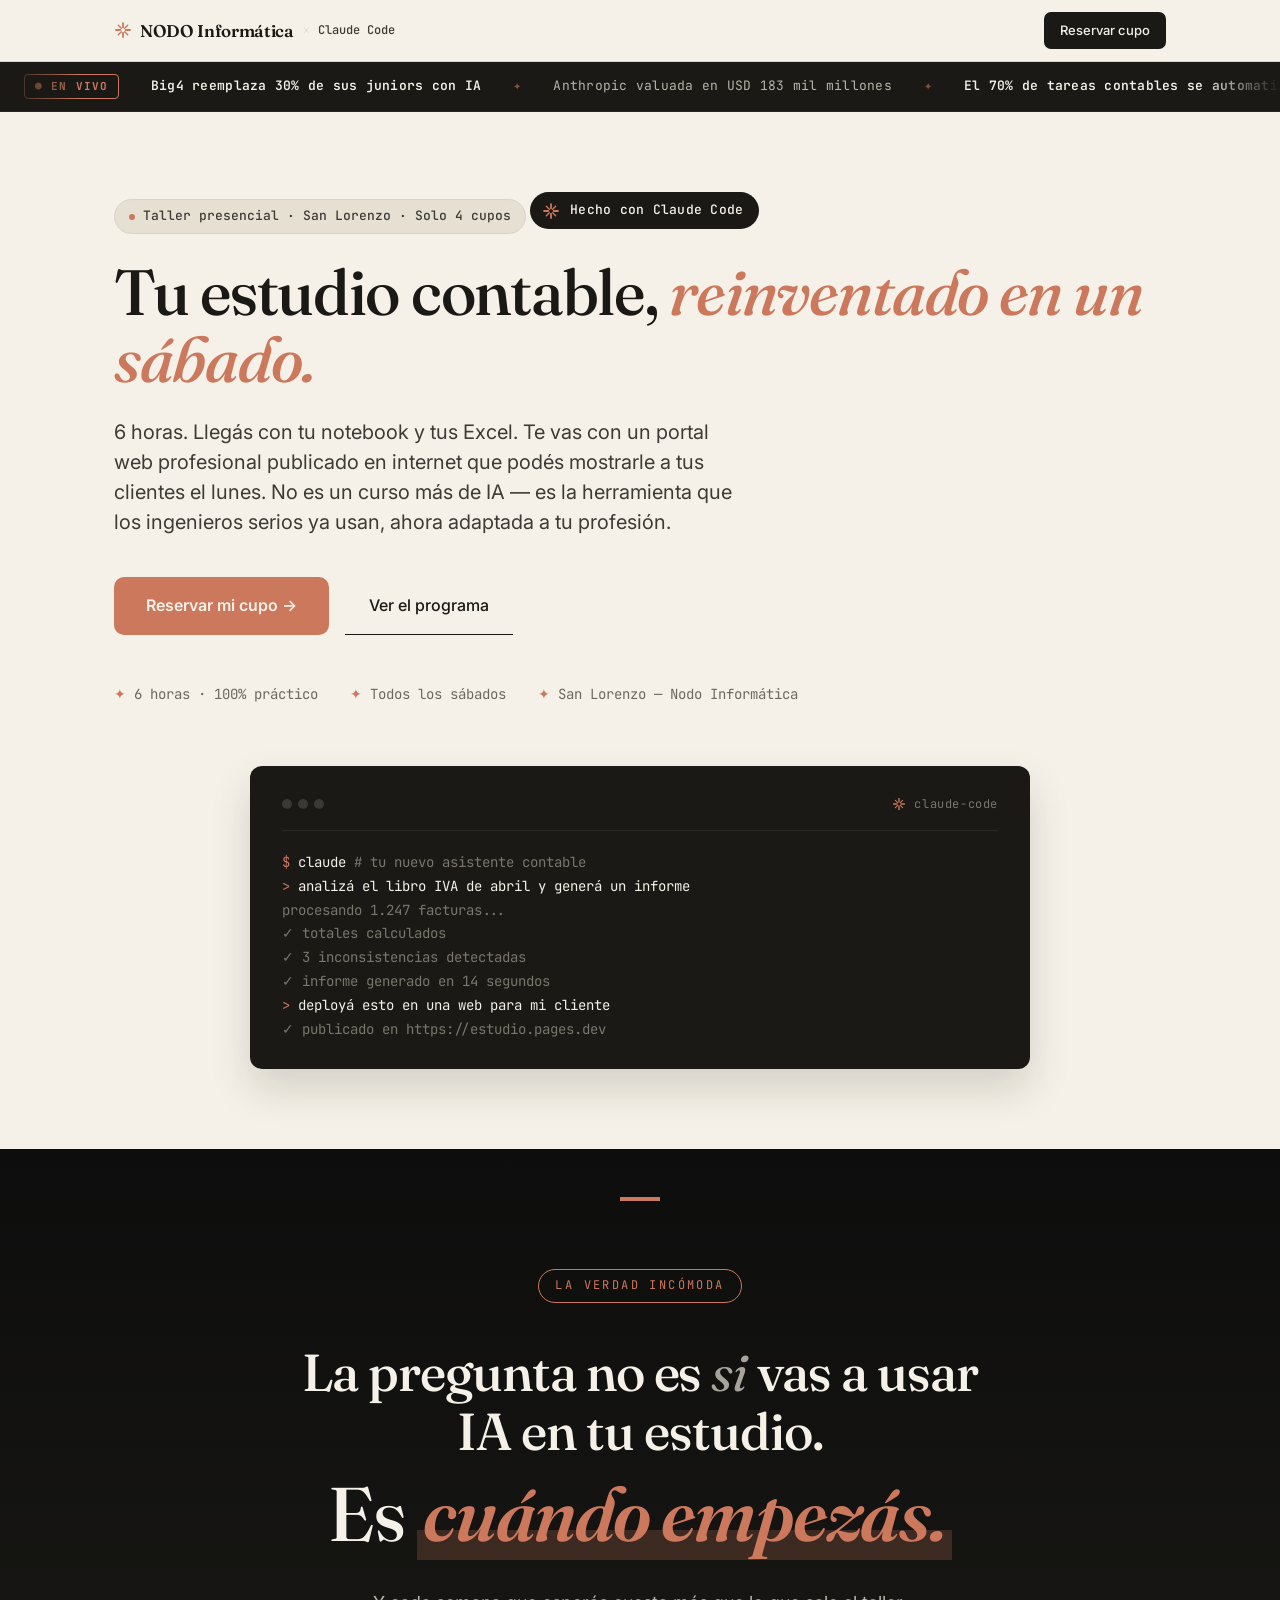
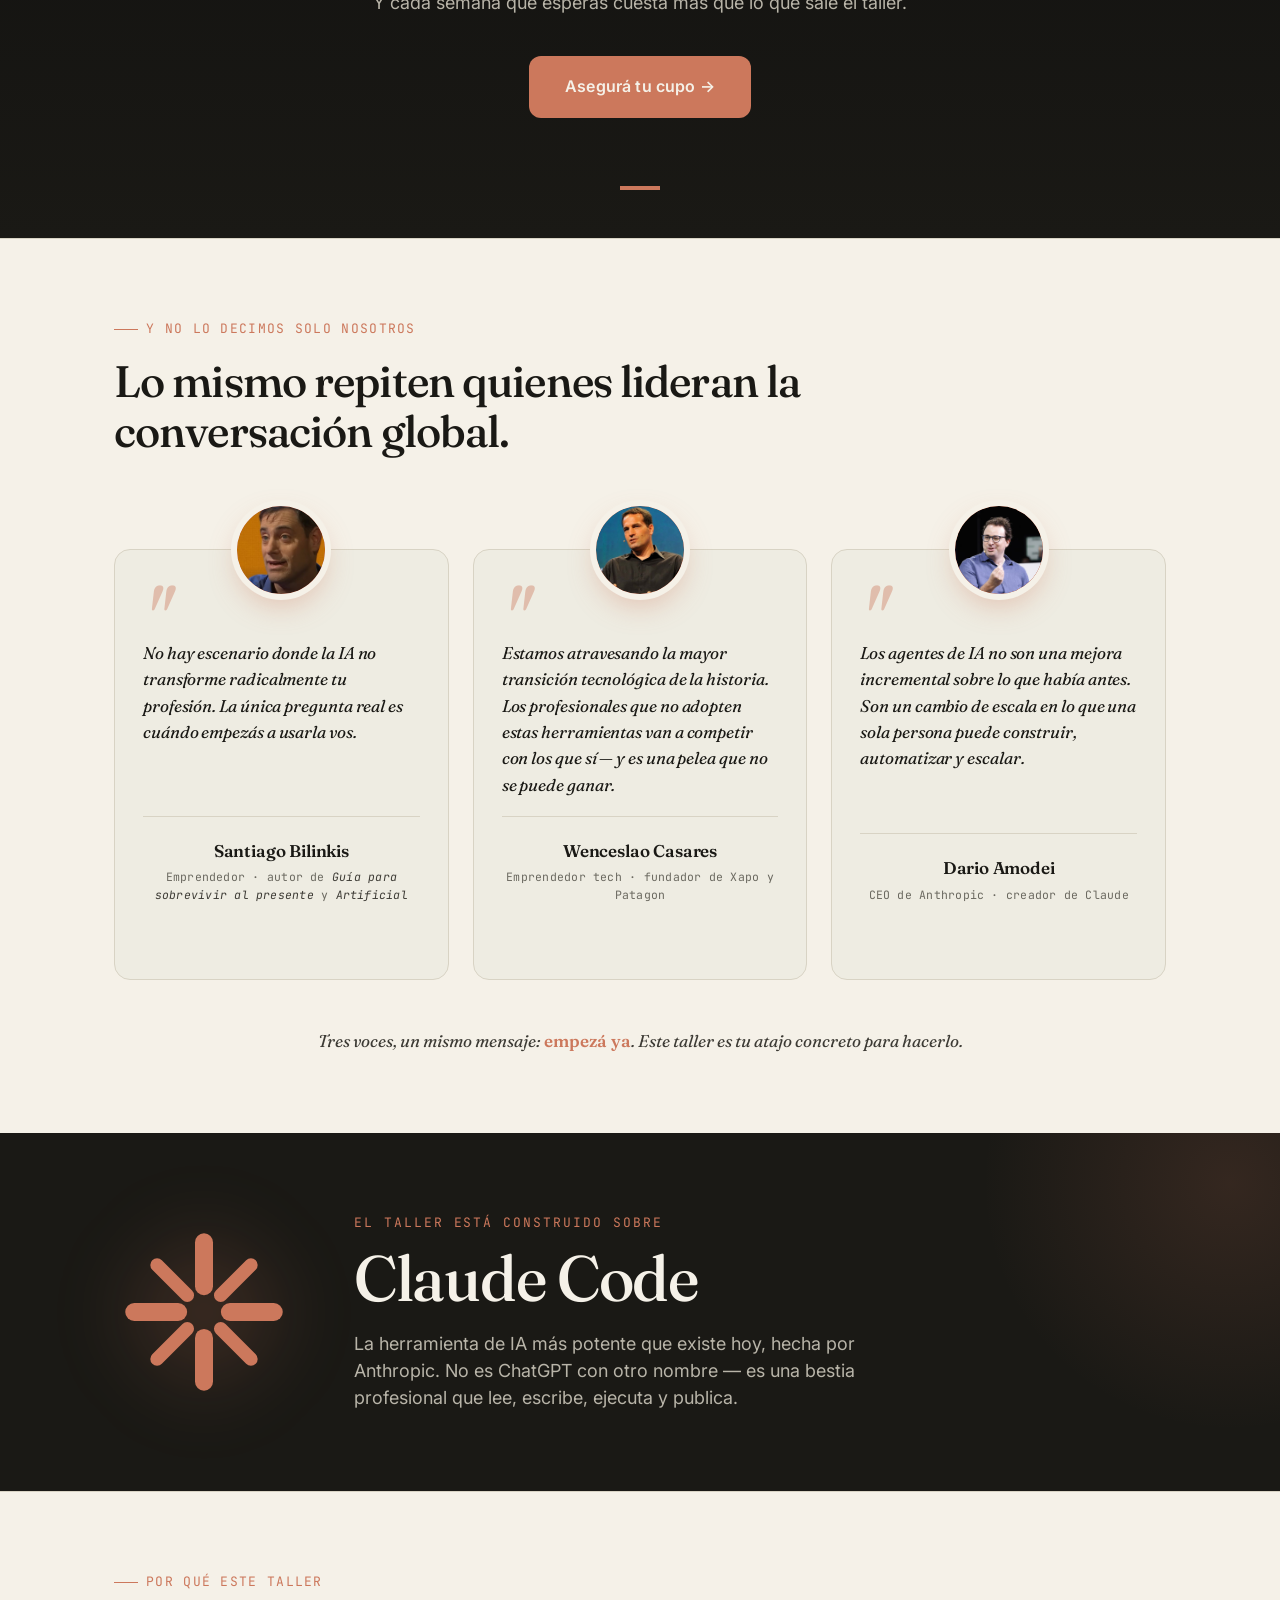
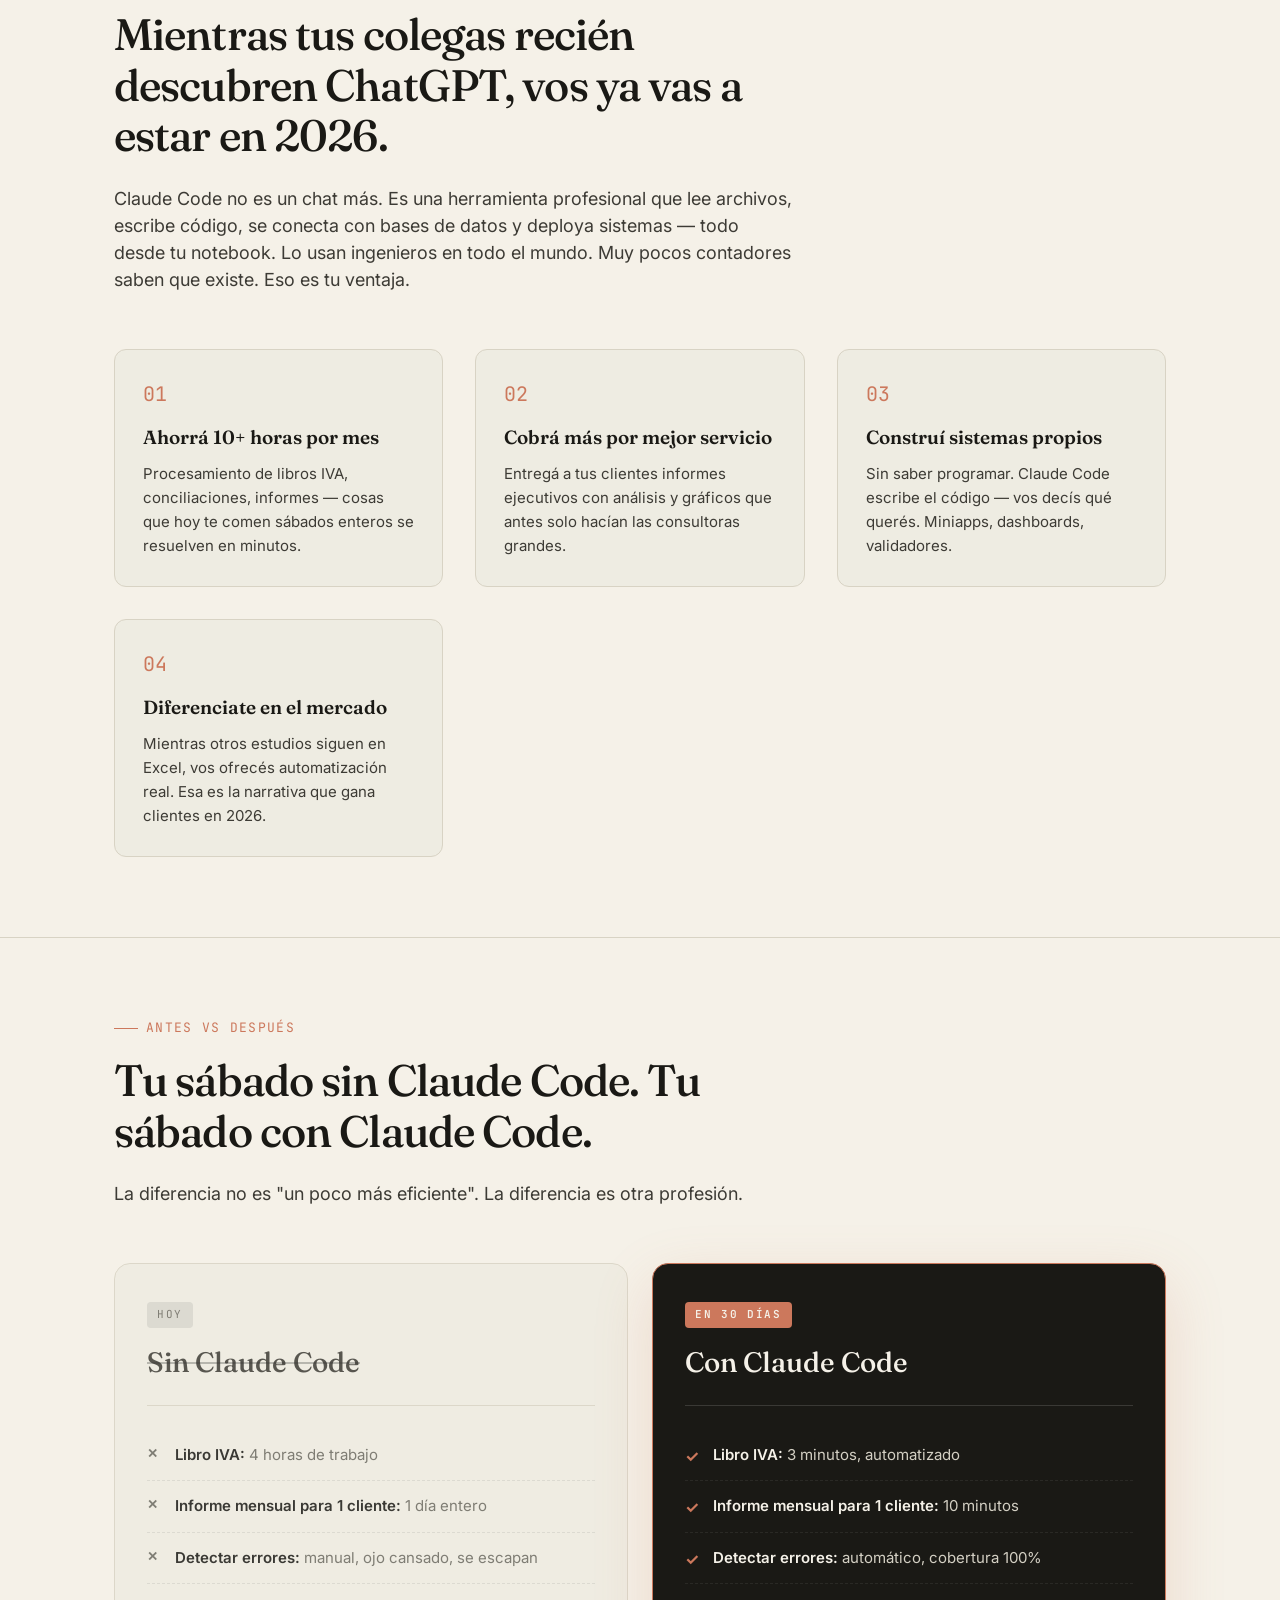
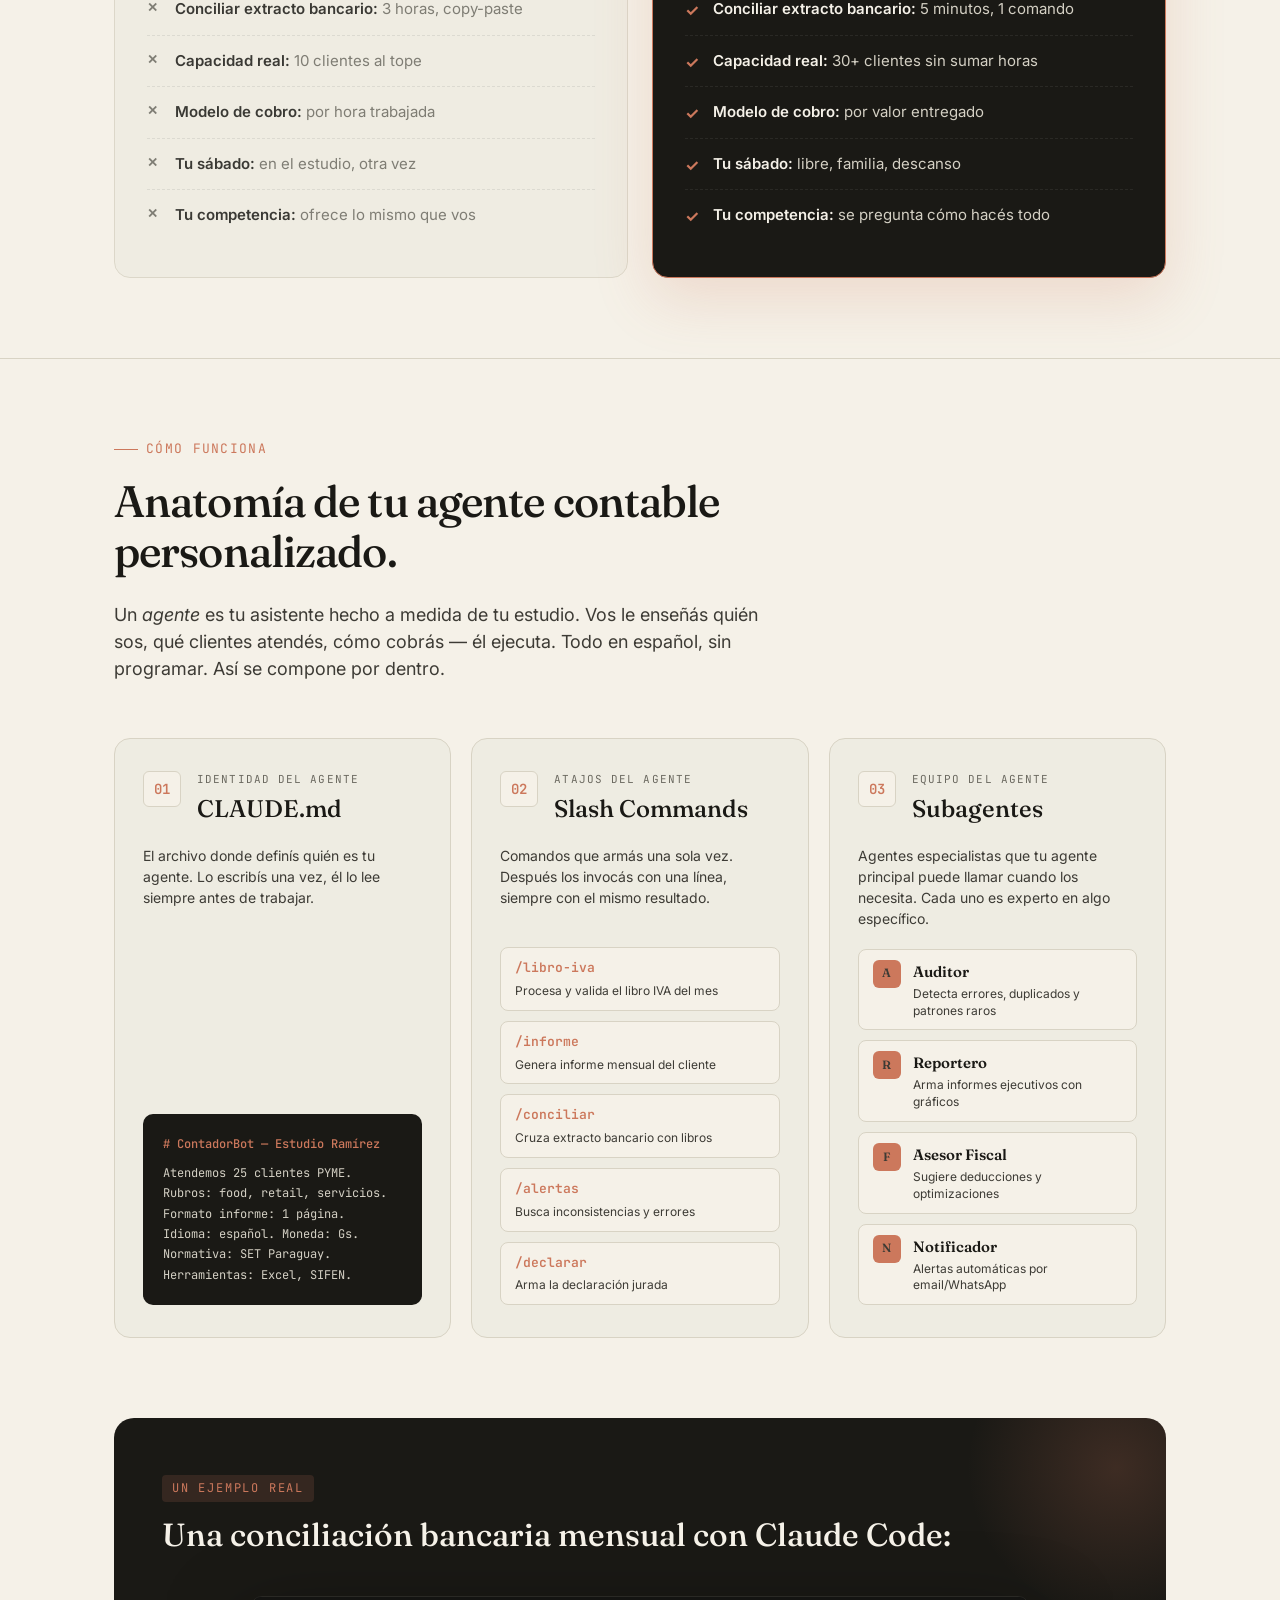
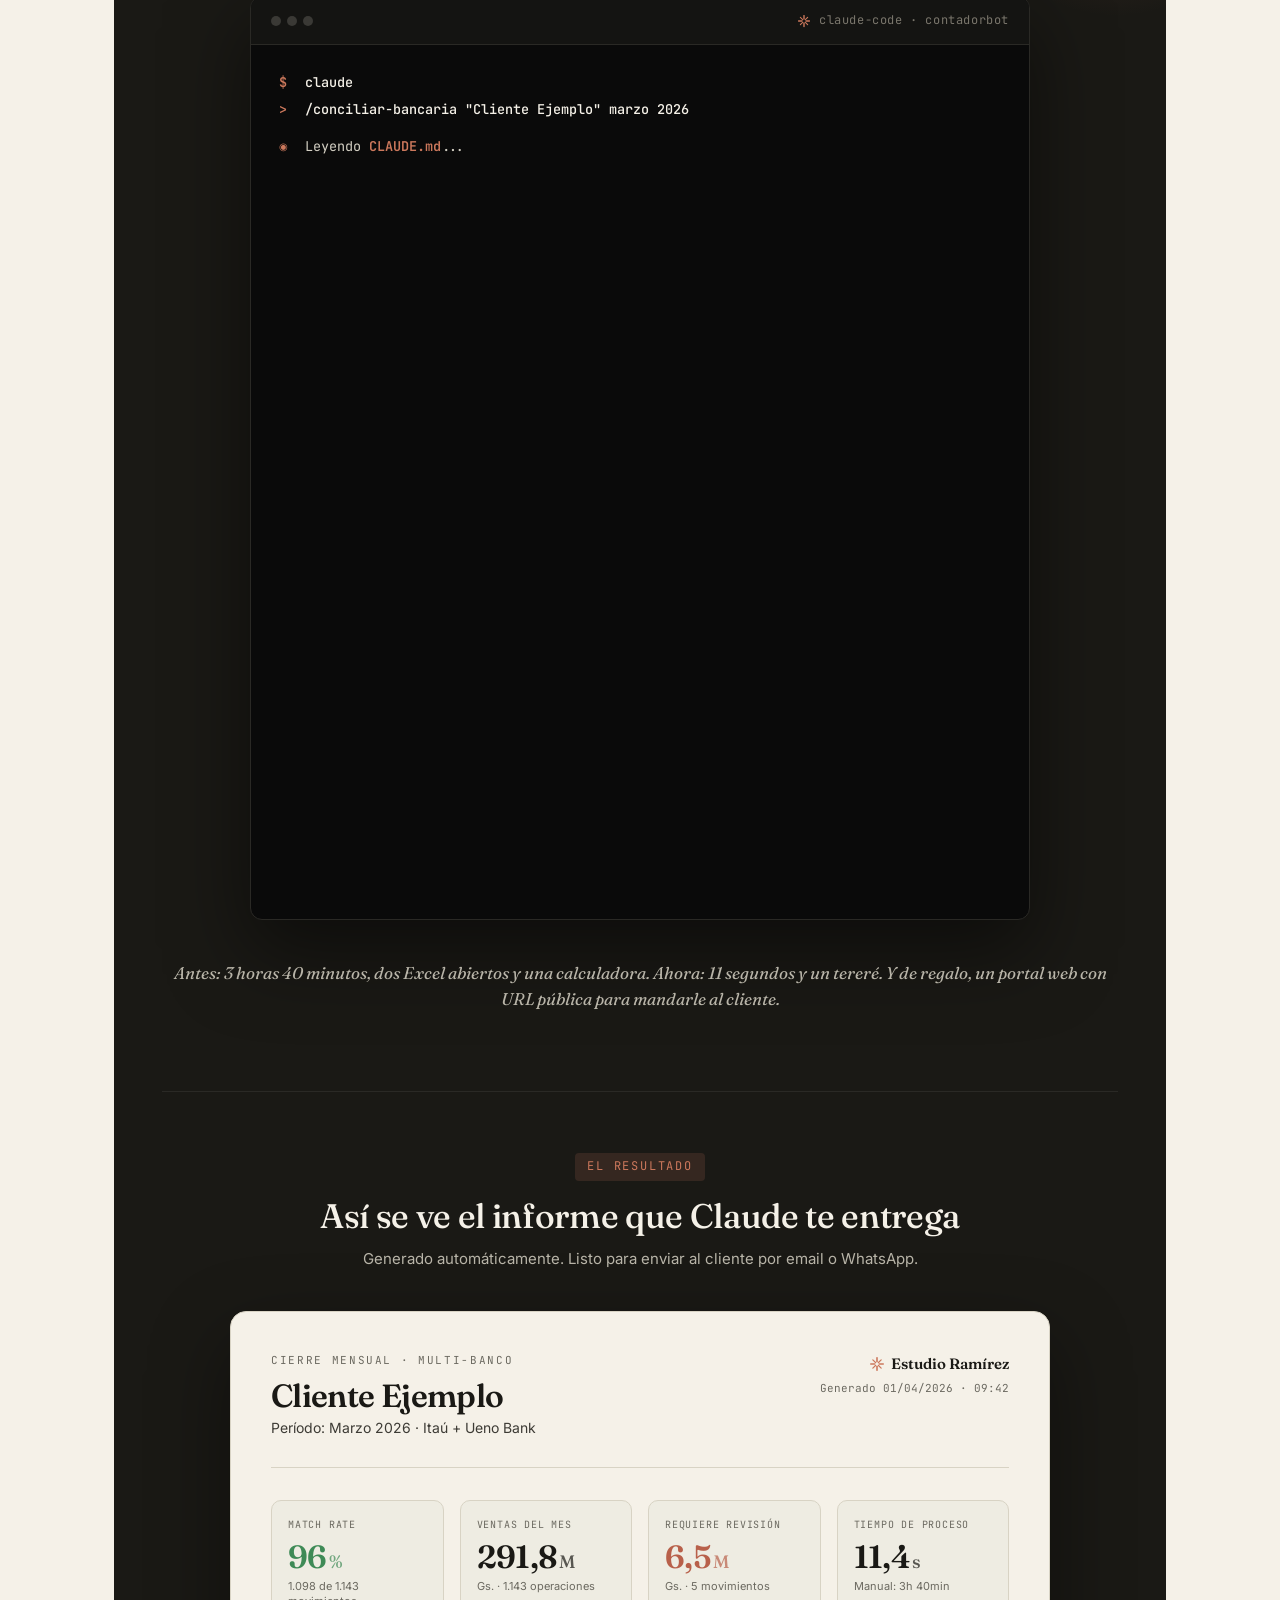
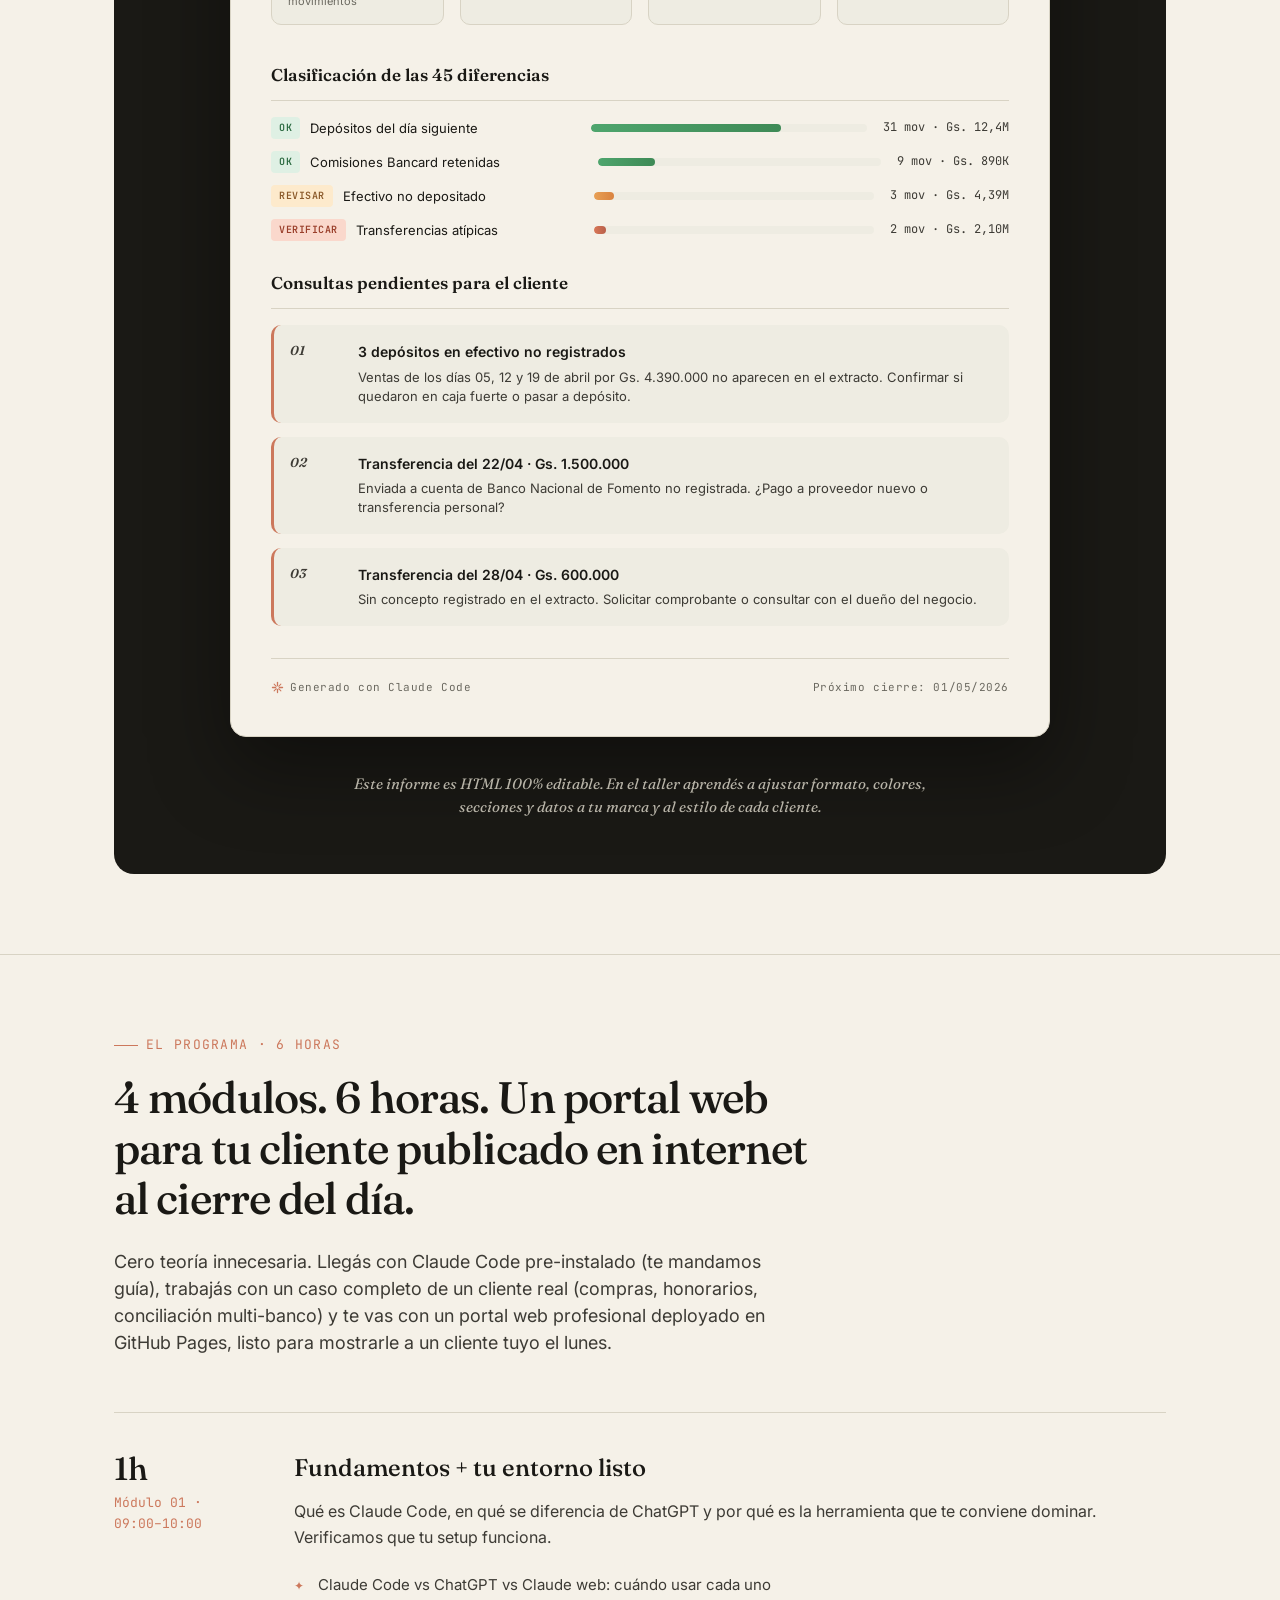
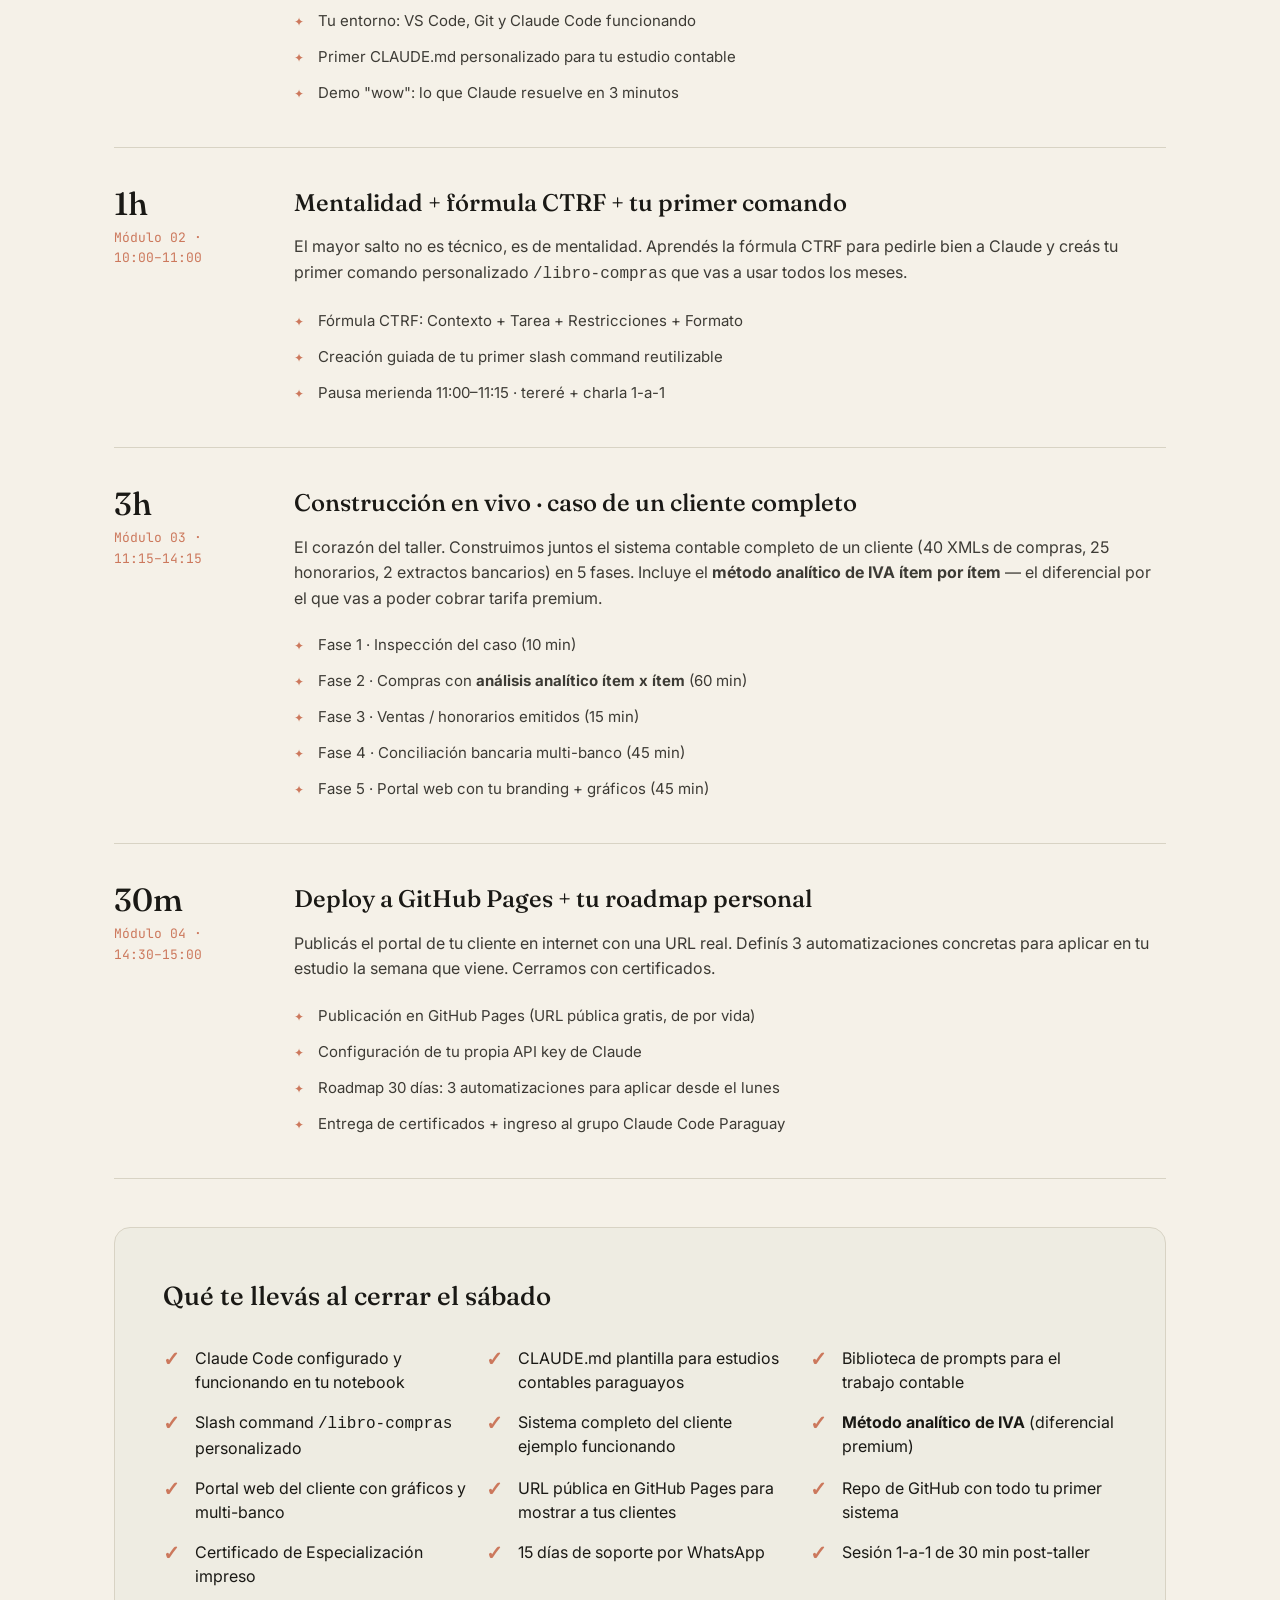
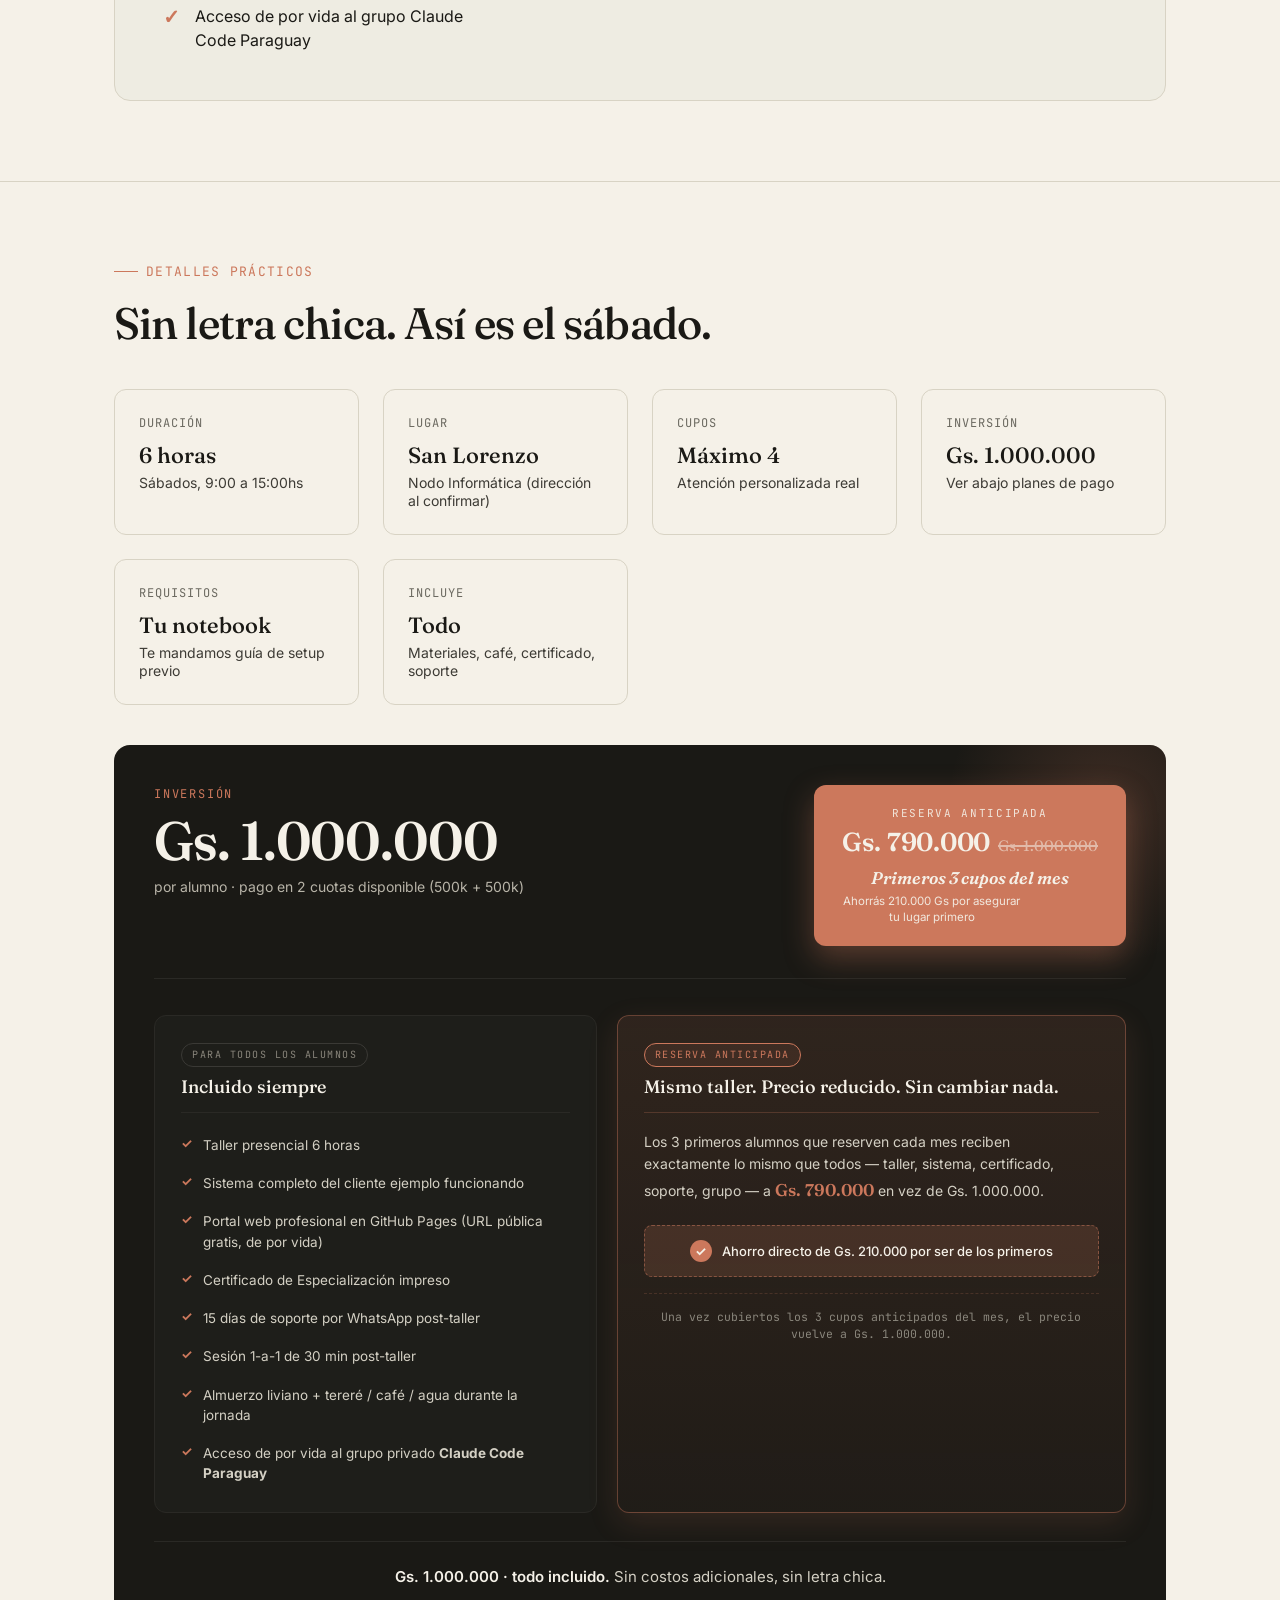
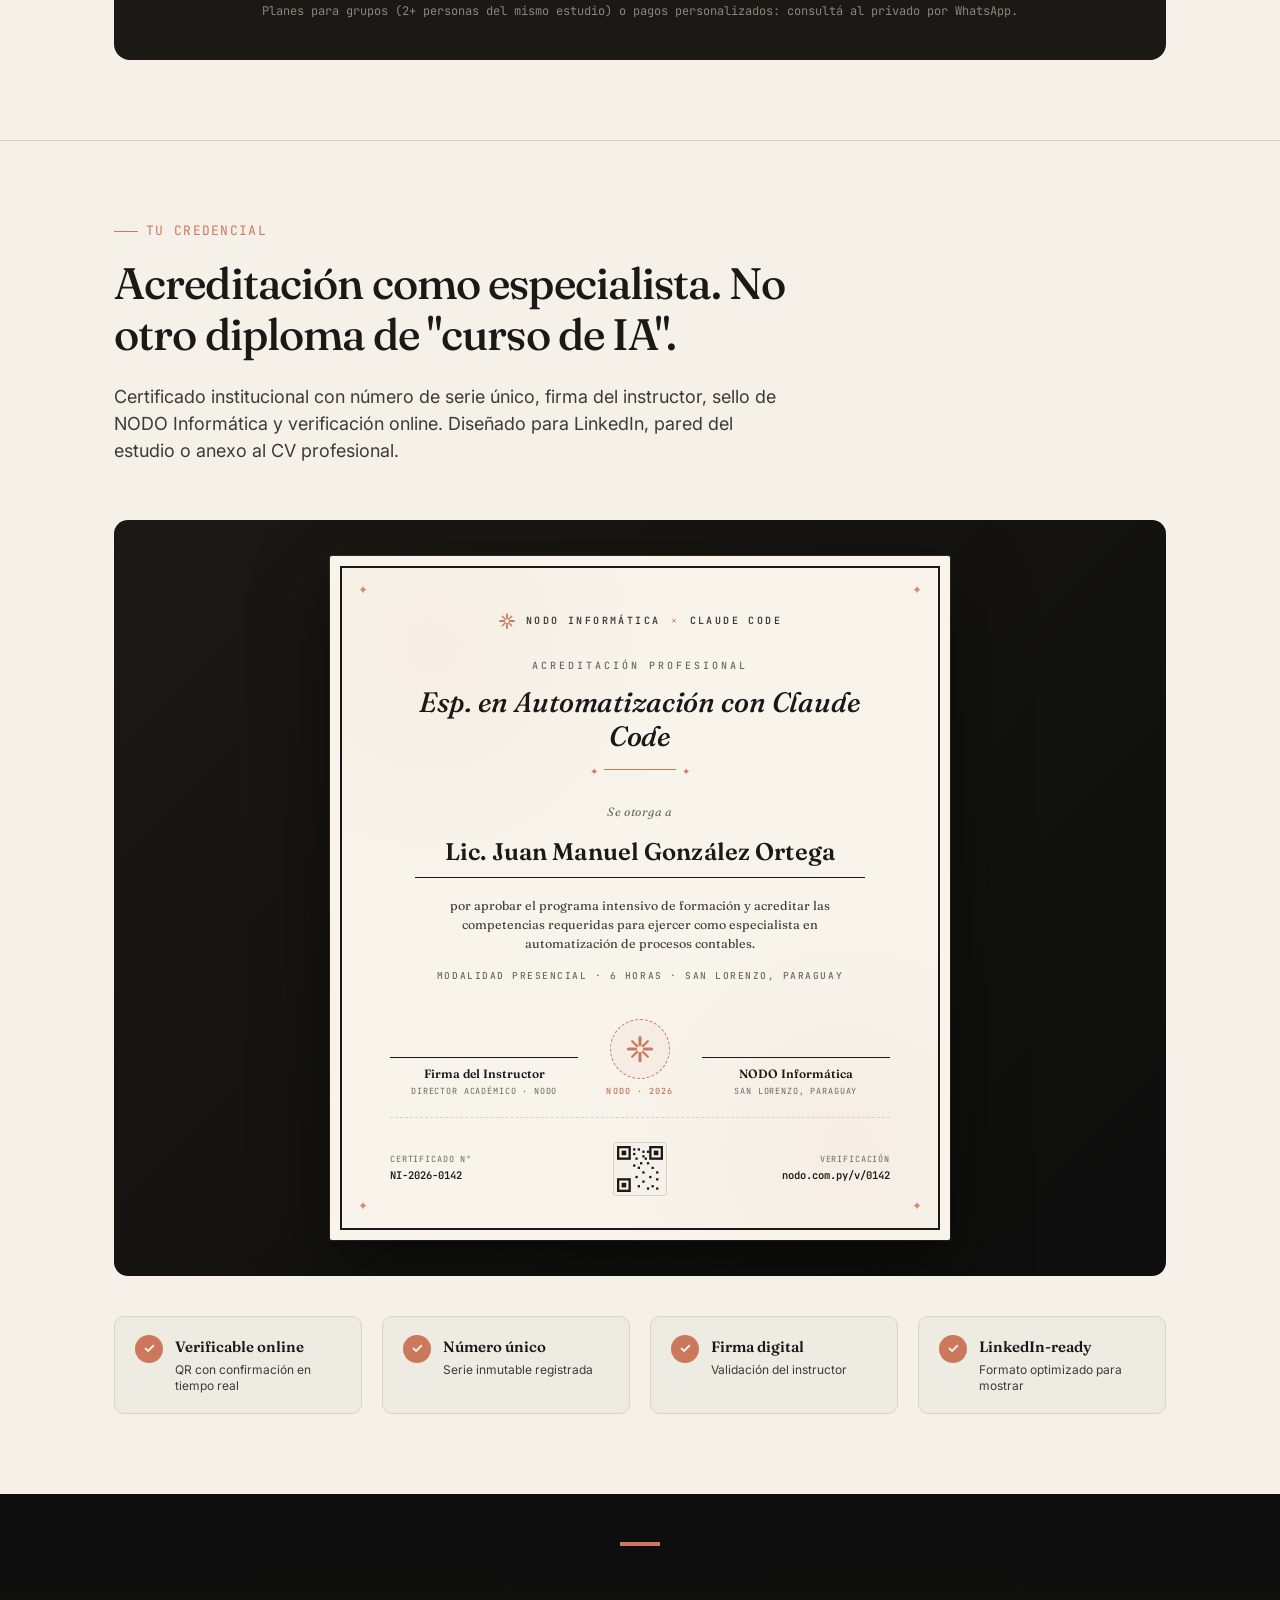
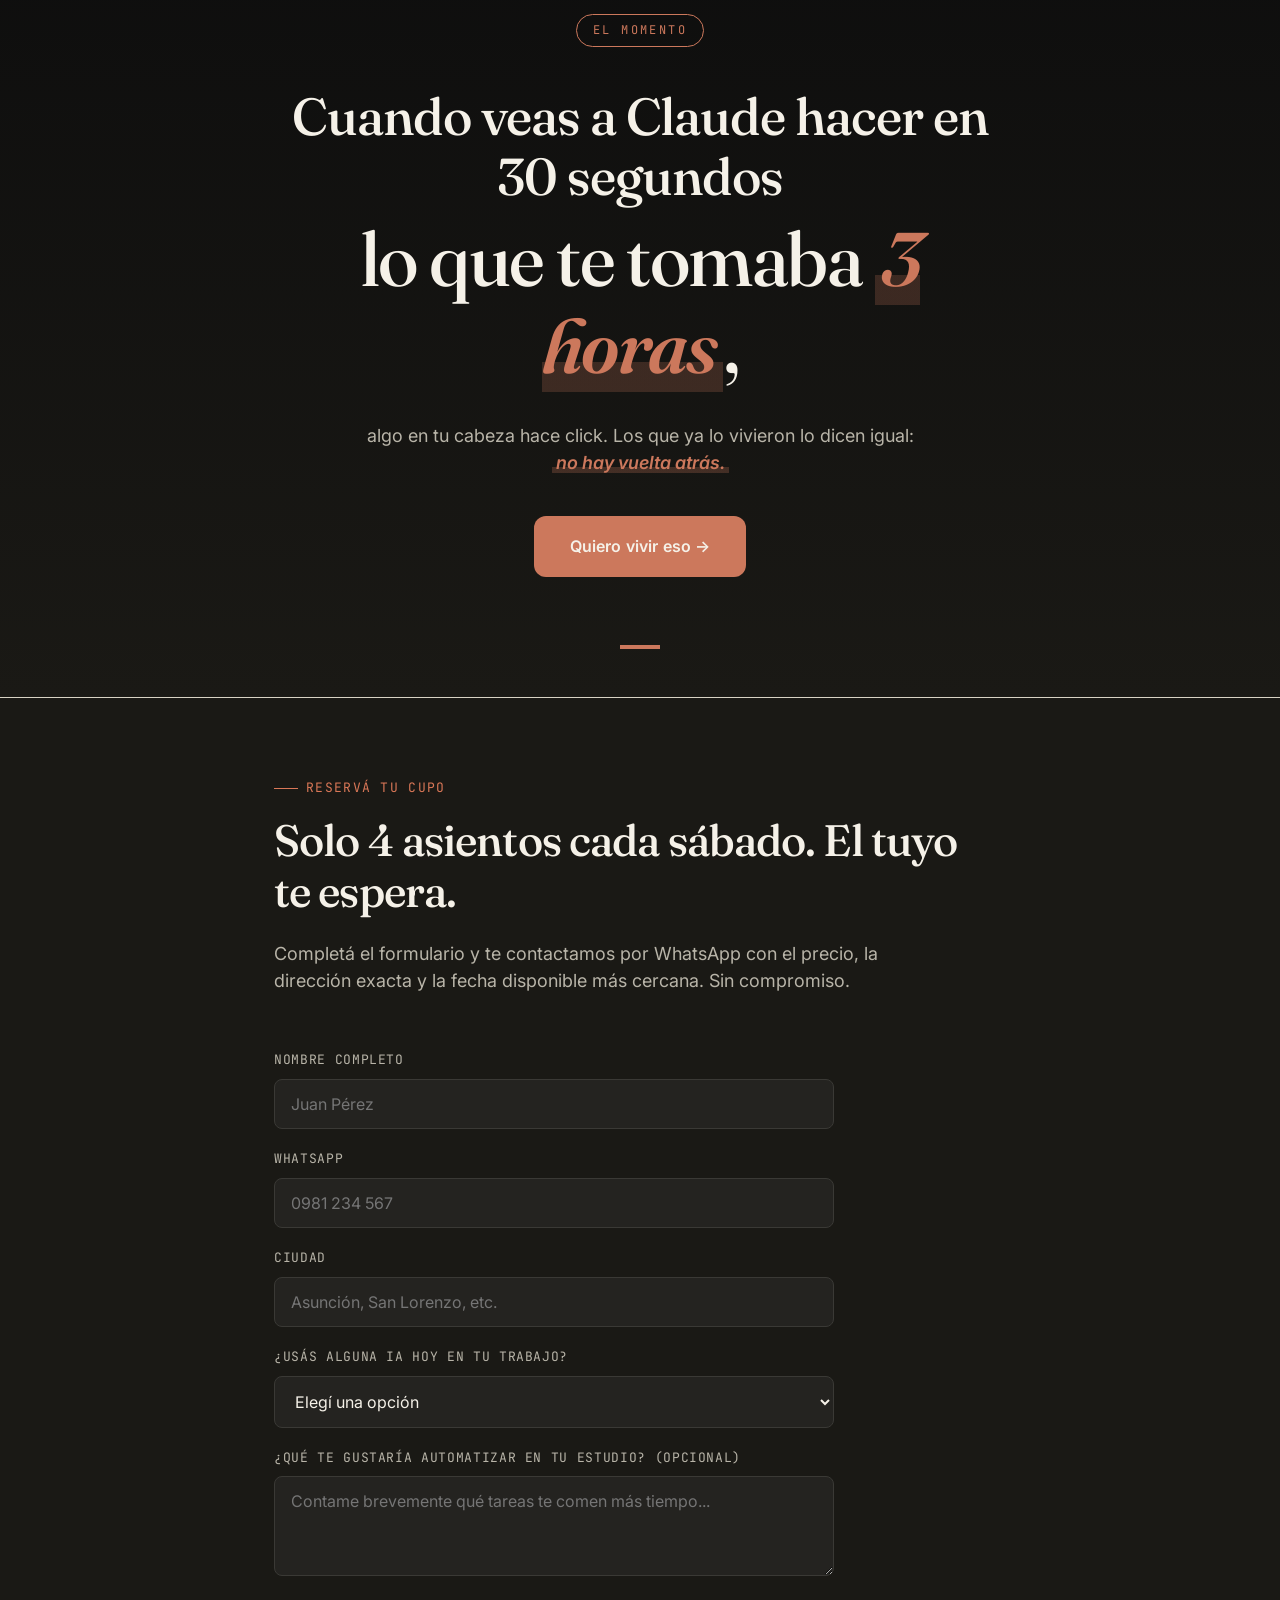
<file: public/taller-contadores/index.html>
<!DOCTYPE html>
<html lang="es-PY">
<head>
<meta charset="UTF-8">
<meta name="viewport" content="width=device-width, initial-scale=1.0">
<title>Automatizá tu Estudio Contable con Claude Code — Taller Presencial en San Lorenzo</title>
<meta name="description" content="Taller presencial de 6 horas para contadores en Paraguay. Aprendé a usar Claude Code para automatizar tu estudio, construir tu propio portal web para clientes y dar un servicio que hoy nadie más ofrece.">
<meta name="theme-color" content="#F5F1E8">

<meta property="og:type" content="website">
<meta property="og:site_name" content="NODO Informática">
<meta property="og:url" content="https://nodo-landings.pages.dev/taller-contadores/">
<meta property="og:title" content="Tu estudio contable, reinventado en un sábado.">
<meta property="og:description" content="Taller presencial de 6 horas con Claude Code. Automatizá tu estudio, construí un portal web para tus clientes y diferenciate con un servicio que nadie más ofrece. San Lorenzo · Solo 4 cupos.">
<meta property="og:image" content="https://nodo-landings.pages.dev/taller-contadores/assets/og-image.jpg">
<meta property="og:image:secure_url" content="https://nodo-landings.pages.dev/taller-contadores/assets/og-image.jpg">
<meta property="og:image:type" content="image/jpeg">
<meta property="og:image:width" content="1200">
<meta property="og:image:height" content="630">
<meta property="og:image:alt" content="Taller Claude Code para contadores — NODO Informática">
<meta property="og:locale" content="es_PY">

<meta name="twitter:card" content="summary_large_image">
<meta name="twitter:title" content="Tu estudio contable, reinventado en un sábado.">
<meta name="twitter:description" content="Taller presencial de 6 horas con Claude Code. Solo 4 cupos cada sábado en San Lorenzo.">
<meta name="twitter:image" content="https://nodo-landings.pages.dev/taller-contadores/assets/og-image.jpg">

<link rel="preconnect" href="https://fonts.googleapis.com">
<link rel="preconnect" href="https://fonts.gstatic.com" crossorigin>
<link href="https://fonts.googleapis.com/css2?family=Fraunces:ital,opsz,wght@0,9..144,400;0,9..144,500;0,9..144,600;0,9..144,700;1,9..144,400&family=Inter:wght@400;500;600;700&family=JetBrains+Mono:wght@400;500&display=swap" rel="stylesheet">

<link rel="stylesheet" href="styles.css">
</head>
<body>

<!-- Claude Code SVG symbol (reutilizable — 8 pills radiales, look "cangrejito") -->
<svg width="0" height="0" style="position:absolute">
  <symbol id="claude-logo" viewBox="0 0 32 32">
    <g fill="currentColor">
      <rect x="14.4" y="2" width="3.2" height="11" rx="1.6"/>
      <rect x="14.4" y="19" width="3.2" height="11" rx="1.6"/>
      <rect x="2" y="14.4" width="11" height="3.2" rx="1.6"/>
      <rect x="19" y="14.4" width="11" height="3.2" rx="1.6"/>
      <g transform="rotate(45 16 16)">
        <rect x="14.8" y="3" width="2.4" height="10" rx="1.2"/>
        <rect x="14.8" y="19" width="2.4" height="10" rx="1.2"/>
        <rect x="3" y="14.8" width="10" height="2.4" rx="1.2"/>
        <rect x="19" y="14.8" width="10" height="2.4" rx="1.2"/>
      </g>
    </g>
  </symbol>
</svg>

<nav>
    <div class="container nav-inner">
        <div class="logo">
            <svg class="nav-logo-icon"><use href="#claude-logo"/></svg>
            NODO Informática
            <span class="nav-divider">×</span>
            <span class="nav-claude">Claude Code</span>
        </div>
        <a href="#registro" class="nav-cta">Reservar cupo</a>
    </div>
</nav>

<!-- Ticker de frenesí IA -->
<div class="ticker" aria-hidden="true">
    <div class="ticker-track">
        <span class="ticker-live">● EN VIVO</span>
        <span class="ticker-item hot">Big4 reemplaza 30% de sus juniors con IA</span>
        <span class="ticker-sep">✦</span>
        <span class="ticker-item">Anthropic valuada en USD 183 mil millones</span>
        <span class="ticker-sep">✦</span>
        <span class="ticker-item hot">El 70% de tareas contables se automatiza antes de 2027</span>
        <span class="ticker-sep">✦</span>
        <span class="ticker-item">OpenAI cierra ronda de USD 40 mil millones</span>
        <span class="ticker-sep">✦</span>
        <span class="ticker-item hot">Contadores que dominan IA cobran 40% más</span>
        <span class="ticker-sep">✦</span>
        <span class="ticker-item">Deloitte invierte USD 1.400 millones en automatización</span>
        <span class="ticker-sep">✦</span>
        <span class="ticker-item hot">PwC entrena 5.000 contadores en IA por mes</span>
        <span class="ticker-sep">✦</span>
        <span class="ticker-item">McKinsey: "la IA redefinirá la contabilidad en 24 meses"</span>
        <span class="ticker-sep">✦</span>
        <!-- Duplicado para loop seamless -->
        <span class="ticker-live">● EN VIVO</span>
        <span class="ticker-item hot">Big4 reemplaza 30% de sus juniors con IA</span>
        <span class="ticker-sep">✦</span>
        <span class="ticker-item">Anthropic valuada en USD 183 mil millones</span>
        <span class="ticker-sep">✦</span>
        <span class="ticker-item hot">El 70% de tareas contables se automatiza antes de 2027</span>
        <span class="ticker-sep">✦</span>
        <span class="ticker-item">OpenAI cierra ronda de USD 40 mil millones</span>
        <span class="ticker-sep">✦</span>
        <span class="ticker-item hot">Contadores que dominan IA cobran 40% más</span>
        <span class="ticker-sep">✦</span>
        <span class="ticker-item">Deloitte invierte USD 1.400 millones en automatización</span>
        <span class="ticker-sep">✦</span>
        <span class="ticker-item hot">PwC entrena 5.000 contadores en IA por mes</span>
        <span class="ticker-sep">✦</span>
        <span class="ticker-item">McKinsey: "la IA redefinirá la contabilidad en 24 meses"</span>
        <span class="ticker-sep">✦</span>
    </div>
</div>

<header class="hero">
    <div class="code-rain" aria-hidden="true"></div>
    <div class="container">
        <div class="hero-badge">
            <span class="dot"></span>
            <span>Taller presencial · San Lorenzo · Solo 4 cupos</span>
        </div>
        <div class="hero-claude-mark">
            <svg class="hero-logo-icon"><use href="#claude-logo"/></svg>
            <span>Hecho con Claude Code</span>
        </div>
        <h1>Tu estudio contable, <span class="accent">reinventado en un sábado.</span></h1>
        <p class="hero-sub">
            6 horas. Llegás con tu notebook y tus Excel. Te vas con un portal web profesional publicado en internet que podés mostrarle a tus clientes el lunes. No es un curso más de IA — es la herramienta que los ingenieros serios ya usan, ahora adaptada a tu profesión.
        </p>
        <div class="hero-actions">
            <a href="#registro" class="btn-primary">Reservar mi cupo →</a>
            <a href="#programa" class="btn-secondary">Ver el programa</a>
        </div>
        <div class="hero-meta">
            <span>6 horas · 100% práctico</span>
            <span>Todos los sábados</span>
            <span>San Lorenzo — Nodo Informática</span>
        </div>
    </div>
</header>

<section class="terminal-section" style="border-top: none; padding-top: 0;">
    <div class="container">
        <div class="terminal">
            <div class="terminal-header">
                <span class="terminal-dot"></span>
                <span class="terminal-dot"></span>
                <span class="terminal-dot"></span>
                <span class="terminal-title">
                    <svg class="terminal-logo"><use href="#claude-logo"/></svg>
                    claude-code
                </span>
            </div>
            <div class="terminal-line"><span class="terminal-prompt">$</span> <span class="terminal-out">claude</span> <span class="terminal-comment"># tu nuevo asistente contable</span></div>
            <div class="terminal-line"><span class="terminal-prompt">&gt;</span> <span class="terminal-out">analizá el libro IVA de abril y generá un informe</span></div>
            <div class="terminal-line"><span class="terminal-comment">  procesando 1.247 facturas...</span></div>
            <div class="terminal-line"><span class="terminal-comment">  ✓ totales calculados</span></div>
            <div class="terminal-line"><span class="terminal-comment">  ✓ 3 inconsistencias detectadas</span></div>
            <div class="terminal-line"><span class="terminal-comment">  ✓ informe generado en 14 segundos</span></div>
            <div class="terminal-line"><span class="terminal-prompt">&gt;</span> <span class="terminal-out">deployá esto en una web para mi cliente</span></div>
            <div class="terminal-line"><span class="terminal-comment">  ✓ publicado en https://estudio.pages.dev</span></div>
        </div>
    </div>
</section>

<section class="hook-banner">
    <div class="container-narrow">
        <span class="hook-label">La verdad incómoda</span>
        <div class="hook-content">
            <p class="hook-line-1">La pregunta no es <em>si</em> vas a usar IA en tu estudio.</p>
            <p class="hook-line-2">Es <strong>cuándo empezás.</strong></p>
            <p class="hook-line-3">Y cada semana que esperás cuesta más que lo que sale el taller.</p>
        </div>
        <a href="#registro" class="hook-cta">Asegurá tu cupo →</a>
    </div>
</section>

<section class="experts">
    <div class="container">
        <div class="section-label">Y no lo decimos solo nosotros</div>
        <h2>Lo mismo repiten quienes lideran la conversación global.</h2>

        <div class="experts-grid">
            <blockquote class="expert-card">
                <div class="expert-avatar">
                    <img src="assets/bilinkis.jpg" alt="Santiago Bilinkis" loading="lazy">
                </div>
                <div class="expert-mark">"</div>
                <p class="expert-text">
                    No hay escenario donde la IA no transforme radicalmente tu profesión. La única pregunta real es cuándo empezás a usarla vos.
                </p>
                <footer class="expert-author">
                    <div class="expert-name">Santiago Bilinkis</div>
                    <div class="expert-role">Emprendedor · autor de <em>Guía para sobrevivir al presente</em> y <em>Artificial</em></div>
                </footer>
            </blockquote>

            <blockquote class="expert-card">
                <div class="expert-avatar">
                    <img src="assets/casares.jpg" alt="Wenceslao Casares" loading="lazy">
                </div>
                <div class="expert-mark">"</div>
                <p class="expert-text">
                    Estamos atravesando la mayor transición tecnológica de la historia. Los profesionales que no adopten estas herramientas van a competir con los que sí — y es una pelea que no se puede ganar.
                </p>
                <footer class="expert-author">
                    <div class="expert-name">Wenceslao Casares</div>
                    <div class="expert-role">Emprendedor tech · fundador de Xapo y Patagon</div>
                </footer>
            </blockquote>

            <blockquote class="expert-card">
                <div class="expert-avatar">
                    <img src="assets/amodei.jpg" alt="Dario Amodei" loading="lazy">
                </div>
                <div class="expert-mark">"</div>
                <p class="expert-text">
                    Los agentes de IA no son una mejora incremental sobre lo que había antes. Son un cambio de escala en lo que una sola persona puede construir, automatizar y escalar.
                </p>
                <footer class="expert-author">
                    <div class="expert-name">Dario Amodei</div>
                    <div class="expert-role">CEO de Anthropic · creador de Claude</div>
                </footer>
            </blockquote>
        </div>

        <p class="experts-caption">
            Tres voces, un mismo mensaje: <strong>empezá ya</strong>. Este taller es tu atajo concreto para hacerlo.
        </p>
    </div>
</section>

<section class="logo-showcase">
    <div class="container">
        <div class="logo-showcase-inner">
            <svg class="big-claude-logo"><use href="#claude-logo"/></svg>
            <div class="logo-showcase-text">
                <div class="logo-showcase-label">El taller está construido sobre</div>
                <div class="logo-showcase-name">Claude Code</div>
                <p class="logo-showcase-desc">La herramienta de IA más potente que existe hoy, hecha por Anthropic. No es ChatGPT con otro nombre — es una bestia profesional que lee, escribe, ejecuta y publica.</p>
            </div>
        </div>
    </div>
</section>

<section id="problema">
    <div class="container">
        <div class="section-label">Por qué este taller</div>
        <h2>Mientras tus colegas recién descubren ChatGPT, vos ya vas a estar en 2026.</h2>
        <p class="section-intro">
            Claude Code no es un chat más. Es una herramienta profesional que lee archivos, escribe código, se conecta con bases de datos y deploya sistemas — todo desde tu notebook. Lo usan ingenieros en todo el mundo. Muy pocos contadores saben que existe. Eso es tu ventaja.
        </p>

        <div class="promise-grid">
            <div class="promise-item">
                <span class="icon">01</span>
                <h4>Ahorrá 10+ horas por mes</h4>
                <p>Procesamiento de libros IVA, conciliaciones, informes — cosas que hoy te comen sábados enteros se resuelven en minutos.</p>
            </div>
            <div class="promise-item">
                <span class="icon">02</span>
                <h4>Cobrá más por mejor servicio</h4>
                <p>Entregá a tus clientes informes ejecutivos con análisis y gráficos que antes solo hacían las consultoras grandes.</p>
            </div>
            <div class="promise-item">
                <span class="icon">03</span>
                <h4>Construí sistemas propios</h4>
                <p>Sin saber programar. Claude Code escribe el código — vos decís qué querés. Miniapps, dashboards, validadores.</p>
            </div>
            <div class="promise-item">
                <span class="icon">04</span>
                <h4>Diferenciate en el mercado</h4>
                <p>Mientras otros estudios siguen en Excel, vos ofrecés automatización real. Esa es la narrativa que gana clientes en 2026.</p>
            </div>
        </div>
    </div>
</section>

<section id="comparacion">
    <div class="container">
        <div class="section-label">Antes vs Después</div>
        <h2>Tu sábado sin Claude Code. Tu sábado con Claude Code.</h2>
        <p class="section-intro">
            La diferencia no es "un poco más eficiente". La diferencia es otra profesión.
        </p>

        <div class="comparison-grid">
            <div class="comparison-col comparison-before">
                <div class="comparison-header">
                    <span class="comparison-tag">Hoy</span>
                    <h3>Sin Claude Code</h3>
                </div>
                <ul class="comparison-list">
                    <li><strong>Libro IVA:</strong> 4 horas de trabajo</li>
                    <li><strong>Informe mensual para 1 cliente:</strong> 1 día entero</li>
                    <li><strong>Detectar errores:</strong> manual, ojo cansado, se escapan</li>
                    <li><strong>Conciliar extracto bancario:</strong> 3 horas, copy-paste</li>
                    <li><strong>Capacidad real:</strong> 10 clientes al tope</li>
                    <li><strong>Modelo de cobro:</strong> por hora trabajada</li>
                    <li><strong>Tu sábado:</strong> en el estudio, otra vez</li>
                    <li><strong>Tu competencia:</strong> ofrece lo mismo que vos</li>
                </ul>
            </div>

            <div class="comparison-col comparison-after">
                <div class="comparison-header">
                    <span class="comparison-tag">En 30 días</span>
                    <h3>Con Claude Code</h3>
                </div>
                <ul class="comparison-list">
                    <li><strong>Libro IVA:</strong> 3 minutos, automatizado</li>
                    <li><strong>Informe mensual para 1 cliente:</strong> 10 minutos</li>
                    <li><strong>Detectar errores:</strong> automático, cobertura 100%</li>
                    <li><strong>Conciliar extracto bancario:</strong> 5 minutos, 1 comando</li>
                    <li><strong>Capacidad real:</strong> 30+ clientes sin sumar horas</li>
                    <li><strong>Modelo de cobro:</strong> por valor entregado</li>
                    <li><strong>Tu sábado:</strong> libre, familia, descanso</li>
                    <li><strong>Tu competencia:</strong> se pregunta cómo hacés todo</li>
                </ul>
            </div>
        </div>
    </div>
</section>

<section id="agente">
    <div class="container">
        <div class="section-label">Cómo funciona</div>
        <h2>Anatomía de tu agente contable personalizado.</h2>
        <p class="section-intro">
            Un <em>agente</em> es tu asistente hecho a medida de tu estudio. Vos le enseñás quién sos, qué clientes atendés, cómo cobrás — él ejecuta. Todo en español, sin programar. Así se compone por dentro.
        </p>

        <div class="agent-grid">
            <div class="agent-pillar">
                <div class="pillar-header">
                    <span class="pillar-num">01</span>
                    <div>
                        <span class="pillar-label">Identidad del agente</span>
                        <h3>CLAUDE.md</h3>
                    </div>
                </div>
                <p class="pillar-desc">El archivo donde definís quién es tu agente. Lo escribís una vez, él lo lee siempre antes de trabajar.</p>
                <div class="code-block">
                    <div class="code-comment"># ContadorBot — Estudio Ramírez</div>
                    <div class="code-line">Atendemos 25 clientes PYME.</div>
                    <div class="code-line">Rubros: food, retail, servicios.</div>
                    <div class="code-line">Formato informe: 1 página.</div>
                    <div class="code-line">Idioma: español. Moneda: Gs.</div>
                    <div class="code-line">Normativa: SET Paraguay.</div>
                    <div class="code-line">Herramientas: Excel, SIFEN.</div>
                </div>
            </div>

            <div class="agent-pillar">
                <div class="pillar-header">
                    <span class="pillar-num">02</span>
                    <div>
                        <span class="pillar-label">Atajos del agente</span>
                        <h3>Slash Commands</h3>
                    </div>
                </div>
                <p class="pillar-desc">Comandos que armás una sola vez. Después los invocás con una línea, siempre con el mismo resultado.</p>
                <ul class="command-list">
                    <li><code>/libro-iva</code><span>Procesa y valida el libro IVA del mes</span></li>
                    <li><code>/informe</code><span>Genera informe mensual del cliente</span></li>
                    <li><code>/conciliar</code><span>Cruza extracto bancario con libros</span></li>
                    <li><code>/alertas</code><span>Busca inconsistencias y errores</span></li>
                    <li><code>/declarar</code><span>Arma la declaración jurada</span></li>
                </ul>
            </div>

            <div class="agent-pillar">
                <div class="pillar-header">
                    <span class="pillar-num">03</span>
                    <div>
                        <span class="pillar-label">Equipo del agente</span>
                        <h3>Subagentes</h3>
                    </div>
                </div>
                <p class="pillar-desc">Agentes especialistas que tu agente principal puede llamar cuando los necesita. Cada uno es experto en algo específico.</p>
                <ul class="subagent-list">
                    <li>
                        <span class="sub-badge">A</span>
                        <div><strong>Auditor</strong><span>Detecta errores, duplicados y patrones raros</span></div>
                    </li>
                    <li>
                        <span class="sub-badge">R</span>
                        <div><strong>Reportero</strong><span>Arma informes ejecutivos con gráficos</span></div>
                    </li>
                    <li>
                        <span class="sub-badge">F</span>
                        <div><strong>Asesor Fiscal</strong><span>Sugiere deducciones y optimizaciones</span></div>
                    </li>
                    <li>
                        <span class="sub-badge">N</span>
                        <div><strong>Notificador</strong><span>Alertas automáticas por email/WhatsApp</span></div>
                    </li>
                </ul>
            </div>
        </div>

        <div class="agent-flow">
            <div class="flow-title-wrap">
                <span class="flow-label">Un ejemplo real</span>
                <h3 class="flow-title">Una conciliación bancaria mensual con Claude Code:</h3>
            </div>

            <div class="flow-terminal" data-terminal-animated>
                <div class="terminal-header">
                    <span class="terminal-dot"></span>
                    <span class="terminal-dot"></span>
                    <span class="terminal-dot"></span>
                    <span class="terminal-title">
                        <svg class="terminal-logo"><use href="#claude-logo"/></svg>
                        claude-code · contadorbot
                    </span>
                </div>
                <div class="terminal-body">
                    <div class="term-line" data-delay="400"><span class="term-prompt">$</span><span class="term-cmd">claude</span></div>
                    <div class="term-line" data-delay="1100"><span class="term-prompt">&gt;</span><span class="term-you">/conciliar-bancaria "Cliente Ejemplo" marzo 2026</span></div>

                    <div class="term-spacer" data-delay="200"></div>

                    <div class="term-line" data-delay="700"><span class="term-icon">◉</span><span class="term-text">Leyendo <span class="term-hl">CLAUDE.md</span>...</span></div>
                    <div class="term-line term-sub" data-delay="300"><span class="term-check">✓</span><span class="term-muted">Cliente: Profesional independiente · RUC validado</span></div>
                    <div class="term-line term-sub" data-delay="220"><span class="term-check">✓</span><span class="term-muted">Banco 1: Itaú PY · Banco 2: Ueno Bank (multi-cuenta)</span></div>
                    <div class="term-line term-sub" data-delay="220"><span class="term-check">✓</span><span class="term-muted">Reglas de imputación IVA: método analítico ítem x ítem</span></div>

                    <div class="term-spacer" data-delay="200"></div>

                    <div class="term-line" data-delay="600"><span class="term-arrow">→</span><span class="term-text">Procesando extractos bancarios marzo 2026...</span></div>
                    <div class="term-line term-sub" data-delay="400"><span class="term-check">✓</span><span class="term-muted">Itaú: 612 movimientos · Ueno: 235 movimientos</span></div>
                    <div class="term-line term-sub" data-delay="220"><span class="term-check">✓</span><span class="term-muted">Total ingresos: <span class="term-gs">Gs. 287.450.000</span></span></div>
                    <div class="term-line term-sub" data-delay="220"><span class="term-check">✓</span><span class="term-muted">Total egresos: <span class="term-gs">Gs. 213.120.000</span></span></div>

                    <div class="term-spacer" data-delay="200"></div>

                    <div class="term-line" data-delay="600"><span class="term-arrow">→</span><span class="term-text">Leyendo 40 XMLs de compras + 25 honorarios emitidos...</span></div>
                    <div class="term-line term-sub" data-delay="350"><span class="term-check">✓</span><span class="term-muted">65 documentos SIFEN validados</span></div>
                    <div class="term-line term-sub" data-delay="220"><span class="term-check">✓</span><span class="term-muted">Total facturado: <span class="term-gs">Gs. 291.840.000</span></span></div>
                    <div class="term-line term-sub" data-delay="220"><span class="term-check">✓</span><span class="term-muted">IVA crédito (analítico): <span class="term-gs">Gs. 14.280.000</span> · +Gs. 3.1M vs método rápido</span></div>

                    <div class="term-spacer" data-delay="300"></div>

                    <div class="term-line" data-delay="800"><span class="term-arrow">→</span><span class="term-text">Cruzando movimientos (ventas → depósitos banco)...</span></div>
                    <div class="term-line term-sub" data-delay="600"><span class="term-check">✓</span><span class="term-muted">1.098 matches automáticos <span class="term-hl">(96%)</span></span></div>
                    <div class="term-line term-sub" data-delay="400"><span class="term-warn">!</span><span class="term-muted">45 diferencias detectadas · analizando cada una</span></div>

                    <div class="term-spacer" data-delay="300"></div>

                    <div class="term-line" data-delay="700"><span class="term-arrow">→</span><span class="term-text">Clasificando diferencias y detectando anomalías...</span></div>
                    <div class="term-line term-sub" data-delay="500"><span class="term-check">✓</span><span class="term-muted">31 depósitos del día siguiente (desfase normal)</span></div>
                    <div class="term-line term-sub" data-delay="300"><span class="term-check">✓</span><span class="term-muted">9 comisiones Bancard detectadas (<span class="term-gs">Gs. 890.450</span>)</span></div>
                    <div class="term-line term-sub" data-delay="300"><span class="term-warn">!</span><span class="term-muted">1 factura duplicada detectada (<span class="term-gs">Gs. 1.250.000</span> · alerta)</span></div>
                    <div class="term-line term-sub" data-delay="300"><span class="term-warn">!</span><span class="term-muted">1 timbrado vencido en XML de compras · 1 RUC mal formado</span></div>

                    <div class="term-spacer" data-delay="400"></div>

                    <div class="term-line term-success" data-delay="600"><span class="term-check-big">✓</span><span class="term-done">Portal web del cliente generado</span></div>
                    <div class="term-line term-sub" data-delay="300"><span class="term-arrow-out">→</span><span class="term-muted">URL pública: <span class="term-link">https://estudio.github.io/cliente-marzo</span></span></div>
                    <div class="term-line term-sub" data-delay="250"><span class="term-arrow-out">→</span><span class="term-muted">Excel resumen: ~/exports/conciliacion-marzo.xlsx</span></div>
                    <div class="term-line term-sub" data-delay="250"><span class="term-arrow-out">→</span><span class="term-muted">WhatsApp al cliente con las 4 consultas pendientes</span></div>

                    <div class="term-spacer" data-delay="400"></div>

                    <div class="term-line" data-delay="500"><span class="term-comment"># tiempo total: 11.4s · tiempo manual estimado: 3h 40min</span></div>
                    <div class="term-line" data-delay="400"><span class="term-prompt">&gt;</span><span class="term-cursor"></span></div>
                </div>
            </div>

            <p class="flow-caption">Antes: 3 horas 40 minutos, dos Excel abiertos y una calculadora. Ahora: 11 segundos y un tereré. Y de regalo, un portal web con URL pública para mandarle al cliente.</p>

            <div class="report-intro">
                <span class="report-intro-label">El resultado</span>
                <h4 class="report-intro-title">Así se ve el informe que Claude te entrega</h4>
                <p class="report-intro-sub">Generado automáticamente. Listo para enviar al cliente por email o WhatsApp.</p>
            </div>

            <div class="report-card">
                <div class="report-card-top">
                    <div>
                        <div class="report-card-eyebrow">Cierre Mensual · Multi-banco</div>
                        <h5 class="report-card-title">Cliente Ejemplo</h5>
                        <p class="report-card-period">Período: Marzo 2026 · Itaú + Ueno Bank</p>
                    </div>
                    <div class="report-card-meta">
                        <div class="report-card-brand">
                            <svg class="report-card-logo"><use href="#claude-logo"/></svg>
                            Estudio Ramírez
                        </div>
                        <div class="report-card-date">Generado 01/04/2026 · 09:42</div>
                    </div>
                </div>

                <div class="report-stats">
                    <div class="report-stat">
                        <div class="report-stat-label">Match rate</div>
                        <div class="report-stat-value report-stat-ok">96<span class="report-stat-unit">%</span></div>
                        <div class="report-stat-sub">1.098 de 1.143 movimientos</div>
                    </div>
                    <div class="report-stat">
                        <div class="report-stat-label">Ventas del mes</div>
                        <div class="report-stat-value">291,8<span class="report-stat-unit">M</span></div>
                        <div class="report-stat-sub">Gs. · 1.143 operaciones</div>
                    </div>
                    <div class="report-stat">
                        <div class="report-stat-label">Requiere revisión</div>
                        <div class="report-stat-value report-stat-warn">6,5<span class="report-stat-unit">M</span></div>
                        <div class="report-stat-sub">Gs. · 5 movimientos</div>
                    </div>
                    <div class="report-stat">
                        <div class="report-stat-label">Tiempo de proceso</div>
                        <div class="report-stat-value">11,4<span class="report-stat-unit">s</span></div>
                        <div class="report-stat-sub">Manual: 3h 40min</div>
                    </div>
                </div>

                <div class="report-section">
                    <h6 class="report-h6">Clasificación de las 45 diferencias</h6>
                    <div class="report-bars">
                        <div class="report-bar">
                            <div class="report-bar-label">
                                <span class="report-tag report-tag-ok">OK</span>
                                <span>Depósitos del día siguiente</span>
                            </div>
                            <div class="report-bar-track">
                                <div class="report-bar-fill report-bar-fill-ok" style="width: 69%"></div>
                            </div>
                            <div class="report-bar-right">31 mov · Gs. 12,4M</div>
                        </div>
                        <div class="report-bar">
                            <div class="report-bar-label">
                                <span class="report-tag report-tag-ok">OK</span>
                                <span>Comisiones Bancard retenidas</span>
                            </div>
                            <div class="report-bar-track">
                                <div class="report-bar-fill report-bar-fill-ok" style="width: 20%"></div>
                            </div>
                            <div class="report-bar-right">9 mov · Gs. 890K</div>
                        </div>
                        <div class="report-bar">
                            <div class="report-bar-label">
                                <span class="report-tag report-tag-warn">Revisar</span>
                                <span>Efectivo no depositado</span>
                            </div>
                            <div class="report-bar-track">
                                <div class="report-bar-fill report-bar-fill-warn" style="width: 7%"></div>
                            </div>
                            <div class="report-bar-right">3 mov · Gs. 4,39M</div>
                        </div>
                        <div class="report-bar">
                            <div class="report-bar-label">
                                <span class="report-tag report-tag-danger">Verificar</span>
                                <span>Transferencias atípicas</span>
                            </div>
                            <div class="report-bar-track">
                                <div class="report-bar-fill report-bar-fill-danger" style="width: 4%"></div>
                            </div>
                            <div class="report-bar-right">2 mov · Gs. 2,10M</div>
                        </div>
                    </div>
                </div>

                <div class="report-section">
                    <h6 class="report-h6">Consultas pendientes para el cliente</h6>
                    <ul class="report-actions">
                        <li>
                            <span class="report-action-num">01</span>
                            <div>
                                <strong>3 depósitos en efectivo no registrados</strong>
                                <span>Ventas de los días 05, 12 y 19 de abril por Gs. 4.390.000 no aparecen en el extracto. Confirmar si quedaron en caja fuerte o pasar a depósito.</span>
                            </div>
                        </li>
                        <li>
                            <span class="report-action-num">02</span>
                            <div>
                                <strong>Transferencia del 22/04 · Gs. 1.500.000</strong>
                                <span>Enviada a cuenta de Banco Nacional de Fomento no registrada. ¿Pago a proveedor nuevo o transferencia personal?</span>
                            </div>
                        </li>
                        <li>
                            <span class="report-action-num">03</span>
                            <div>
                                <strong>Transferencia del 28/04 · Gs. 600.000</strong>
                                <span>Sin concepto registrado en el extracto. Solicitar comprobante o consultar con el dueño del negocio.</span>
                            </div>
                        </li>
                    </ul>
                </div>

                <div class="report-footer">
                    <span class="report-footer-left">
                        <svg class="report-footer-logo"><use href="#claude-logo"/></svg>
                        Generado con Claude Code
                    </span>
                    <span class="report-footer-right">Próximo cierre: 01/05/2026</span>
                </div>
            </div>

            <p class="report-caption">Este informe es HTML 100% editable. En el taller aprendés a ajustar formato, colores, secciones y datos a tu marca y al estilo de cada cliente.</p>
        </div>
    </div>
</section>

<section id="programa">
    <div class="container">
        <div class="section-label">El programa · 6 horas</div>
        <h2>4 módulos. 6 horas. Un portal web para tu cliente publicado en internet al cierre del día.</h2>
        <p class="section-intro">
            Cero teoría innecesaria. Llegás con Claude Code pre-instalado (te mandamos guía), trabajás con un caso completo de un cliente real (compras, honorarios, conciliación multi-banco) y te vas con un portal web profesional deployado en GitHub Pages, listo para mostrarle a un cliente tuyo el lunes.
        </p>

        <div class="curriculum">
            <div class="module">
                <div class="module-time">
                    <span class="hour">1h</span>
                    Módulo 01 · 09:00–10:00
                </div>
                <div>
                    <h3>Fundamentos + tu entorno listo</h3>
                    <p class="module-desc">Qué es Claude Code, en qué se diferencia de ChatGPT y por qué es la herramienta que te conviene dominar. Verificamos que tu setup funciona.</p>
                    <ul class="module-list">
                        <li>Claude Code vs ChatGPT vs Claude web: cuándo usar cada uno</li>
                        <li>Tu entorno: VS Code, Git y Claude Code funcionando</li>
                        <li>Primer CLAUDE.md personalizado para tu estudio contable</li>
                        <li>Demo "wow": lo que Claude resuelve en 3 minutos</li>
                    </ul>
                </div>
            </div>

            <div class="module">
                <div class="module-time">
                    <span class="hour">1h</span>
                    Módulo 02 · 10:00–11:00
                </div>
                <div>
                    <h3>Mentalidad + fórmula CTRF + tu primer comando</h3>
                    <p class="module-desc">El mayor salto no es técnico, es de mentalidad. Aprendés la fórmula CTRF para pedirle bien a Claude y creás tu primer comando personalizado <code>/libro-compras</code> que vas a usar todos los meses.</p>
                    <ul class="module-list">
                        <li>Fórmula CTRF: Contexto + Tarea + Restricciones + Formato</li>
                        <li>Creación guiada de tu primer slash command reutilizable</li>
                        <li>Pausa merienda 11:00–11:15 · tereré + charla 1-a-1</li>
                    </ul>
                </div>
            </div>

            <div class="module">
                <div class="module-time">
                    <span class="hour">3h</span>
                    Módulo 03 · 11:15–14:15
                </div>
                <div>
                    <h3>Construcción en vivo · caso de un cliente completo</h3>
                    <p class="module-desc">El corazón del taller. Construimos juntos el sistema contable completo de un cliente (40 XMLs de compras, 25 honorarios, 2 extractos bancarios) en 5 fases. Incluye el <strong>método analítico de IVA ítem por ítem</strong> — el diferencial por el que vas a poder cobrar tarifa premium.</p>
                    <ul class="module-list">
                        <li>Fase 1 · Inspección del caso (10 min)</li>
                        <li>Fase 2 · Compras con <strong>análisis analítico ítem x ítem</strong> (60 min)</li>
                        <li>Fase 3 · Ventas / honorarios emitidos (15 min)</li>
                        <li>Fase 4 · Conciliación bancaria multi-banco (45 min)</li>
                        <li>Fase 5 · Portal web con tu branding + gráficos (45 min)</li>
                    </ul>
                </div>
            </div>

            <div class="module">
                <div class="module-time">
                    <span class="hour">30m</span>
                    Módulo 04 · 14:30–15:00
                </div>
                <div>
                    <h3>Deploy a GitHub Pages + tu roadmap personal</h3>
                    <p class="module-desc">Publicás el portal de tu cliente en internet con una URL real. Definís 3 automatizaciones concretas para aplicar en tu estudio la semana que viene. Cerramos con certificados.</p>
                    <ul class="module-list">
                        <li>Publicación en GitHub Pages (URL pública gratis, de por vida)</li>
                        <li>Configuración de tu propia API key de Claude</li>
                        <li>Roadmap 30 días: 3 automatizaciones para aplicar desde el lunes</li>
                        <li>Entrega de certificados + ingreso al grupo Claude Code Paraguay</li>
                    </ul>
                </div>
            </div>
        </div>

        <div class="deliverables">
            <h3>Qué te llevás al cerrar el sábado</h3>
            <ul class="deliverable-list">
                <li>Claude Code configurado y funcionando en tu notebook</li>
                <li>CLAUDE.md plantilla para estudios contables paraguayos</li>
                <li>Biblioteca de prompts para el trabajo contable</li>
                <li>Slash command <code>/libro-compras</code> personalizado</li>
                <li>Sistema completo del cliente ejemplo funcionando</li>
                <li><strong>Método analítico de IVA</strong> (diferencial premium)</li>
                <li>Portal web del cliente con gráficos y multi-banco</li>
                <li>URL pública en GitHub Pages para mostrar a tus clientes</li>
                <li>Repo de GitHub con todo tu primer sistema</li>
                <li>Certificado de Especialización impreso</li>
                <li>15 días de soporte por WhatsApp</li>
                <li>Sesión 1-a-1 de 30 min post-taller</li>
                <li>Acceso de por vida al grupo Claude Code Paraguay</li>
            </ul>
        </div>
    </div>
</section>

<section id="logistica">
    <div class="container">
        <div class="section-label">Detalles prácticos</div>
        <h2>Sin letra chica. Así es el sábado.</h2>

        <div class="logistics-grid">
            <div class="logistics-item">
                <div class="label">Duración</div>
                <div class="value">6 horas<small>Sábados, 9:00 a 15:00hs</small></div>
            </div>
            <div class="logistics-item">
                <div class="label">Lugar</div>
                <div class="value">San Lorenzo<small>Nodo Informática (dirección al confirmar)</small></div>
            </div>
            <div class="logistics-item">
                <div class="label">Cupos</div>
                <div class="value">Máximo 4<small>Atención personalizada real</small></div>
            </div>
            <div class="logistics-item">
                <div class="label">Inversión</div>
                <div class="value">Gs. 1.000.000<small>Ver abajo planes de pago</small></div>
            </div>
            <div class="logistics-item">
                <div class="label">Requisitos</div>
                <div class="value">Tu notebook<small>Te mandamos guía de setup previo</small></div>
            </div>
            <div class="logistics-item">
                <div class="label">Incluye</div>
                <div class="value">Todo<small>Materiales, café, certificado, soporte</small></div>
            </div>
        </div>

        <div class="pricing-card">
            <div class="pricing-top">
                <div class="pricing-main">
                    <span class="pricing-kicker">Inversión</span>
                    <div class="pricing-amount">Gs. 1.000.000</div>
                    <div class="pricing-sub">por alumno · pago en 2 cuotas disponible (500k + 500k)</div>
                </div>
                <div class="pricing-badge">
                    <span class="pricing-badge-title">Reserva Anticipada</span>
                    <div class="pricing-badge-price">
                        <span class="pricing-badge-amount">Gs. 790.000</span>
                        <span class="pricing-badge-strike">Gs. 1.000.000</span>
                    </div>
                    <div class="pricing-badge-headline">Primeros 3 cupos del mes</div>
                    <div class="pricing-badge-sub">Ahorrás 210.000 Gs por asegurar tu lugar primero</div>
                </div>
            </div>

            <div class="pricing-comparison">
                <div class="pricing-col pricing-col-standard">
                    <div class="pricing-col-header">
                        <span class="pricing-col-label">Para todos los alumnos</span>
                        <h4 class="pricing-col-title">Incluido siempre</h4>
                    </div>
                    <ul class="pricing-col-list">
                        <li>Taller presencial 6 horas</li>
                        <li>Sistema completo del cliente ejemplo funcionando</li>
                        <li>Portal web profesional en GitHub Pages (URL pública gratis, de por vida)</li>
                        <li>Certificado de Especialización impreso</li>
                        <li>15 días de soporte por WhatsApp post-taller</li>
                        <li>Sesión 1-a-1 de 30 min post-taller</li>
                        <li>Almuerzo liviano + tereré / café / agua durante la jornada</li>
                        <li>Acceso de por vida al grupo privado <strong>Claude Code Paraguay</strong></li>
                    </ul>
                </div>

                <div class="pricing-col pricing-col-premium">
                    <div class="pricing-col-header">
                        <span class="pricing-col-label pricing-col-label-coral">Reserva Anticipada</span>
                        <h4 class="pricing-col-title">Mismo taller. Precio reducido. Sin cambiar nada.</h4>
                    </div>
                    <p class="pricing-col-premium-lead">
                        Los 3 primeros alumnos que reserven cada mes reciben exactamente lo mismo que todos — taller, sistema, certificado, soporte, grupo — a <strong>Gs. 790.000</strong> en vez de Gs. 1.000.000.
                    </p>
                    <div class="pricing-col-included">
                        <span class="pricing-col-included-icon">✓</span>
                        <span>Ahorro directo de Gs. 210.000 por ser de los primeros</span>
                    </div>
                    <p class="pricing-col-premium-note">
                        Una vez cubiertos los 3 cupos anticipados del mes, el precio vuelve a Gs. 1.000.000.
                    </p>
                </div>
            </div>

            <div class="pricing-footer">
                <div class="pricing-all-inclusive">
                    <strong>Gs. 1.000.000 · todo incluido.</strong> Sin costos adicionales, sin letra chica.
                </div>
                <p class="pricing-note">
                    Planes para grupos (2+ personas del mismo estudio) o pagos personalizados: consultá al privado por WhatsApp.
                </p>
            </div>
        </div>
    </div>
</section>

<section id="certificado">
    <div class="container">
        <div class="section-label">Tu credencial</div>
        <h2>Acreditación como especialista. No otro diploma de "curso de IA".</h2>
        <p class="section-intro">
            Certificado institucional con número de serie único, firma del instructor, sello de NODO Informática y verificación online. Diseñado para LinkedIn, pared del estudio o anexo al CV profesional.
        </p>

        <div class="cert-wrapper">
            <div class="cert-card">
                <div class="cert-border">
                    <div class="cert-ornament cert-ornament-tl">✦</div>
                    <div class="cert-ornament cert-ornament-tr">✦</div>
                    <div class="cert-ornament cert-ornament-bl">✦</div>
                    <div class="cert-ornament cert-ornament-br">✦</div>

                    <div class="cert-header">
                        <svg class="cert-logo"><use href="#claude-logo"/></svg>
                        <span class="cert-brand-line">NODO Informática <span class="cert-x">×</span> Claude Code</span>
                    </div>

                    <div class="cert-title-wrap">
                        <span class="cert-kicker">Acreditación Profesional</span>
                        <h3 class="cert-heading">Esp. en Automatización con Claude Code</h3>
                        <div class="cert-rule"></div>
                    </div>

                    <div class="cert-body">
                        <p class="cert-lead">Se otorga a</p>
                        <h4 class="cert-recipient">Lic. Juan Manuel González Ortega</h4>
                        <p class="cert-desc">
                            por aprobar el programa intensivo de formación y acreditar las competencias requeridas para ejercer como especialista en automatización de procesos contables.
                        </p>
                        <p class="cert-detail">
                            Modalidad presencial · 6 horas · San Lorenzo, Paraguay
                        </p>
                    </div>

                    <div class="cert-footer">
                        <div class="cert-sig">
                            <div class="cert-sig-line"></div>
                            <div class="cert-sig-name">Firma del Instructor</div>
                            <div class="cert-sig-role">Director Académico · NODO</div>
                        </div>

                        <div class="cert-seal">
                            <div class="cert-seal-ring">
                                <svg class="cert-seal-logo"><use href="#claude-logo"/></svg>
                            </div>
                            <div class="cert-seal-text">NODO · 2026</div>
                        </div>

                        <div class="cert-sig">
                            <div class="cert-sig-line"></div>
                            <div class="cert-sig-name">NODO Informática</div>
                            <div class="cert-sig-role">San Lorenzo, Paraguay</div>
                        </div>
                    </div>

                    <div class="cert-meta">
                        <div class="cert-meta-col">
                            <div class="cert-meta-label">Certificado N°</div>
                            <div class="cert-meta-value">NI-2026-0142</div>
                        </div>

                        <div class="cert-qr-wrap">
                            <svg class="cert-qr" viewBox="0 0 200 200" xmlns="http://www.w3.org/2000/svg">
                                <rect width="60" height="60" fill="currentColor"/>
                                <rect x="10" y="10" width="40" height="40" fill="#F5F1E8"/>
                                <rect x="20" y="20" width="20" height="20" fill="currentColor"/>
                                <rect x="140" width="60" height="60" fill="currentColor"/>
                                <rect x="150" y="10" width="40" height="40" fill="#F5F1E8"/>
                                <rect x="160" y="20" width="20" height="20" fill="currentColor"/>
                                <rect y="140" width="60" height="60" fill="currentColor"/>
                                <rect x="10" y="150" width="40" height="40" fill="#F5F1E8"/>
                                <rect x="20" y="160" width="20" height="20" fill="currentColor"/>
                                <rect x="70" y="10" width="10" height="10" fill="currentColor"/>
                                <rect x="90" y="10" width="10" height="10" fill="currentColor"/>
                                <rect x="110" y="20" width="10" height="10" fill="currentColor"/>
                                <rect x="130" y="20" width="10" height="10" fill="currentColor"/>
                                <rect x="70" y="30" width="10" height="10" fill="currentColor"/>
                                <rect x="110" y="40" width="10" height="10" fill="currentColor"/>
                                <rect x="80" y="50" width="10" height="10" fill="currentColor"/>
                                <rect x="120" y="50" width="10" height="10" fill="currentColor"/>
                                <rect x="100" y="70" width="10" height="10" fill="currentColor"/>
                                <rect x="70" y="80" width="10" height="10" fill="currentColor"/>
                                <rect x="90" y="90" width="10" height="10" fill="currentColor"/>
                                <rect x="130" y="70" width="10" height="10" fill="currentColor"/>
                                <rect x="150" y="90" width="10" height="10" fill="currentColor"/>
                                <rect x="170" y="110" width="10" height="10" fill="currentColor"/>
                                <rect x="110" y="110" width="10" height="10" fill="currentColor"/>
                                <rect x="80" y="130" width="10" height="10" fill="currentColor"/>
                                <rect x="140" y="130" width="10" height="10" fill="currentColor"/>
                                <rect x="170" y="140" width="10" height="10" fill="currentColor"/>
                                <rect x="110" y="150" width="10" height="10" fill="currentColor"/>
                                <rect x="90" y="170" width="10" height="10" fill="currentColor"/>
                                <rect x="150" y="170" width="10" height="10" fill="currentColor"/>
                                <rect x="130" y="180" width="10" height="10" fill="currentColor"/>
                                <rect x="170" y="180" width="10" height="10" fill="currentColor"/>
                            </svg>
                        </div>

                        <div class="cert-meta-col cert-meta-right">
                            <div class="cert-meta-label">Verificación</div>
                            <div class="cert-meta-value">nodo.com.py/v/0142</div>
                        </div>
                    </div>
                </div>
            </div>
        </div>

        <div class="cert-features">
            <div class="cert-feature">
                <div class="cert-feature-icon">✓</div>
                <div>
                    <strong>Verificable online</strong>
                    <span>QR con confirmación en tiempo real</span>
                </div>
            </div>
            <div class="cert-feature">
                <div class="cert-feature-icon">✓</div>
                <div>
                    <strong>Número único</strong>
                    <span>Serie inmutable registrada</span>
                </div>
            </div>
            <div class="cert-feature">
                <div class="cert-feature-icon">✓</div>
                <div>
                    <strong>Firma digital</strong>
                    <span>Validación del instructor</span>
                </div>
            </div>
            <div class="cert-feature">
                <div class="cert-feature-icon">✓</div>
                <div>
                    <strong>LinkedIn-ready</strong>
                    <span>Formato optimizado para mostrar</span>
                </div>
            </div>
        </div>
    </div>
</section>

<section class="hook-banner hook-hype">
    <div class="container-narrow">
        <span class="hook-label">El momento</span>
        <div class="hook-content">
            <p class="hook-line-1">Cuando veas a Claude hacer en 30 segundos</p>
            <p class="hook-line-2">lo que te tomaba <strong>3 horas</strong>,</p>
            <p class="hook-line-3">algo en tu cabeza hace click. Los que ya lo vivieron lo dicen igual: <em>no hay vuelta atrás.</em></p>
        </div>
        <a href="#registro" class="hook-cta">Quiero vivir eso →</a>
    </div>
</section>

<section id="registro" class="form-section">
    <div class="container-narrow">
        <div class="section-label">Reservá tu cupo</div>
        <h2>Solo 4 asientos cada sábado. El tuyo te espera.</h2>
        <p class="section-intro">
            Completá el formulario y te contactamos por WhatsApp con el precio, la dirección exacta y la fecha disponible más cercana. Sin compromiso.
        </p>

        <form class="form-wrapper" id="registroForm">
            <div class="form-group">
                <label for="nombre">Nombre completo</label>
                <input type="text" id="nombre" name="nombre" required placeholder="Juan Pérez">
            </div>
            <div class="form-group">
                <label for="whatsapp">WhatsApp</label>
                <input type="tel" id="whatsapp" name="whatsapp" required placeholder="0981 234 567">
            </div>
            <div class="form-group">
                <label for="ciudad">Ciudad</label>
                <input type="text" id="ciudad" name="ciudad" required placeholder="Asunción, San Lorenzo, etc.">
            </div>
            <div class="form-group">
                <label for="experiencia">¿Usás alguna IA hoy en tu trabajo?</label>
                <select id="experiencia" name="experiencia" required>
                    <option value="">Elegí una opción</option>
                    <option value="nada">No uso nada todavía</option>
                    <option value="chatgpt-basico">Uso ChatGPT de forma básica</option>
                    <option value="chatgpt-avanzado">Uso ChatGPT seguido</option>
                    <option value="varias">Uso varias herramientas de IA</option>
                </select>
            </div>
            <div class="form-group">
                <label for="objetivo">¿Qué te gustaría automatizar en tu estudio? (opcional)</label>
                <textarea id="objetivo" name="objetivo" placeholder="Contame brevemente qué tareas te comen más tiempo..."></textarea>
            </div>
            <button type="submit" class="form-submit">Enviar por WhatsApp →</button>
            <p class="form-note">Te redirige a WhatsApp con tus datos precargados</p>
        </form>
    </div>
</section>

<section id="faq">
    <div class="container-narrow">
        <div class="section-label">Dudas frecuentes</div>
        <h2>Respuestas directas. Sin vueltas.</h2>

        <div style="margin-top: 40px;">
            <details class="faq-item">
                <summary class="faq-q">¿Necesito saber programar?</summary>
                <div class="faq-a">No. Claude Code escribe el código por vos — tu trabajo es decirle qué querés en español. El taller está pensado para contadores sin conocimientos técnicos previos.</div>
            </details>
            <details class="faq-item">
                <summary class="faq-q">¿Qué computadora necesito llevar?</summary>
                <div class="faq-a">Tu notebook personal, Windows o Mac, con al menos 8GB de RAM. Te mandamos una guía simple 5 días antes para que llegues con todo instalado. Si no podés, también tenemos equipos disponibles.</div>
            </details>
            <details class="faq-item">
                <summary class="faq-q">¿Cuál es la diferencia con ChatGPT?</summary>
                <div class="faq-a">ChatGPT es un chat dentro del navegador — útil para preguntas sueltas. Claude Code vive en tu computadora, lee tus archivos reales, escribe código, se conecta con bases de datos y publica webs. Es una herramienta profesional, no un chatbot.</div>
            </details>
            <details class="faq-item">
                <summary class="faq-q">¿El costo de Claude Code está incluido?</summary>
                <div class="faq-a">Durante el taller usás una API key provista por nosotros, sin costo extra. Al final del día te enseñamos a configurar la tuya (cuesta entre 5 y 20 USD al mes según tu uso).</div>
            </details>
            <details class="faq-item">
                <summary class="faq-q">¿Puedo traer datos reales de mis clientes?</summary>
                <div class="faq-a">Sí, y es altamente recomendado. El taller es mucho más valioso cuando trabajás con tus propios Excel, libros IVA o planillas. Todo queda en tu notebook — nada sale de ahí.</div>
            </details>
            <details class="faq-item">
                <summary class="faq-q">¿Qué pasa si me atraso o tengo dudas después?</summary>
                <div class="faq-a">Incluye 15 días de soporte por WhatsApp post-taller. Además te sumamos al grupo de alumnos donde compartimos recursos y consultas entre todos.</div>
            </details>
            <details class="faq-item">
                <summary class="faq-q">¿Hay descuento para grupos del mismo estudio?</summary>
                <div class="faq-a">Sí. Si vienen 2 o 3 personas del mismo estudio, tenemos condiciones especiales. Consultanos por WhatsApp.</div>
            </details>
        </div>
    </div>
</section>

<footer>
    <div class="container">
        <div class="footer-brand">
            <svg class="footer-logo"><use href="#claude-logo"/></svg>
            <span>Enseñamos con <strong>Claude Code</strong></span>
        </div>
        <p>
            NODO Informática · San Lorenzo, Paraguay<br>
            <a href="https://wa.me/595992316979" target="_blank">WhatsApp: 0992 316 979</a>
        </p>
        <p style="margin-top: 16px; font-size: 12px; color: var(--ink-muted);">
            Claude Code es una marca de Anthropic. Este taller no está afiliado oficialmente con Anthropic.
        </p>
        <p style="margin-top: 6px; font-size: 11px; color: var(--ink-muted); line-height: 1.5;">
            Foto de Santiago Bilinkis: <a href="https://commons.wikimedia.org/wiki/File:Santiago_Bilinkis.jpg" target="_blank" rel="noopener">Wikimedia Commons</a> · Creative Commons.
        </p>
    </div>
</footer>

<script src="script.js"></script>
</body>
</html>
</file>
<file: public/claude-contadores/styles.css>
:root {
    --cream: #F5F1E8;
    --cream-dark: #EEECE2;
    --cream-darker: #E5E0D2;
    --coral: #CC785C;
    --coral-dark: #B8604A;
    --coral-light: #D97757;
    --ink: #1A1915;
    --ink-soft: #3D3B35;
    --ink-muted: #6B6960;
    --border: #D8D3C4;
    --serif: 'Fraunces', Georgia, serif;
    --sans: 'Inter', -apple-system, BlinkMacSystemFont, sans-serif;
    --mono: 'JetBrains Mono', 'Courier New', monospace;
}

* { margin: 0; padding: 0; box-sizing: border-box; }

html { scroll-behavior: smooth; }

body {
    font-family: var(--sans);
    background: var(--cream);
    color: var(--ink);
    line-height: 1.6;
    -webkit-font-smoothing: antialiased;
}

.container {
    max-width: 1100px;
    margin: 0 auto;
    padding: 0 24px;
}

.container-narrow {
    max-width: 780px;
    margin: 0 auto;
    padding: 0 24px;
}

/* --- NAV --- */
nav {
    padding: 12px 0;
    border-bottom: 1px solid var(--border);
    background: var(--cream);
    position: sticky;
    top: 0;
    z-index: 10;
}

.nav-inner {
    display: flex;
    justify-content: space-between;
    align-items: center;
}

.logo {
    font-family: var(--serif);
    font-size: 17px;
    font-weight: 600;
    letter-spacing: -0.02em;
    color: var(--ink);
    display: flex;
    align-items: center;
    gap: 8px;
}

.nav-logo-icon {
    width: 18px;
    height: 18px;
    color: var(--coral);
    flex-shrink: 0;
}

.nav-divider {
    color: var(--border);
    font-weight: 300;
    margin: 0 1px;
    font-size: 14px;
}

.nav-claude {
    font-family: var(--mono);
    font-size: 12px;
    font-weight: 500;
    color: var(--ink-soft);
    letter-spacing: 0;
}

@media (max-width: 560px) {
    .nav-divider, .nav-claude { display: none; }
    nav { padding: 10px 0; }
    .logo { font-size: 15px; gap: 6px; }
    .nav-logo-icon { width: 16px; height: 16px; }
}

.nav-cta {
    background: var(--ink);
    color: var(--cream);
    padding: 8px 16px;
    border-radius: 7px;
    text-decoration: none;
    font-size: 13px;
    font-weight: 500;
    transition: background 0.2s;
}

.nav-cta:hover { background: var(--coral); }

/* --- TICKER DE URGENCIA --- */
.ticker {
    background: var(--ink);
    color: var(--cream);
    overflow: hidden;
    padding: 12px 0;
    font-family: var(--mono);
    font-size: 13px;
    border-bottom: 1px solid #2a2925;
    position: relative;
}

.ticker::before, .ticker::after {
    content: '';
    position: absolute;
    top: 0;
    width: 80px;
    height: 100%;
    z-index: 2;
    pointer-events: none;
}

.ticker::before {
    left: 0;
    background: linear-gradient(90deg, var(--ink) 0%, transparent 100%);
}

.ticker::after {
    right: 0;
    background: linear-gradient(-90deg, var(--ink) 0%, transparent 100%);
}

.ticker-track {
    display: flex;
    align-items: center;
    gap: 32px;
    animation: ticker-scroll 90s linear infinite;
    white-space: nowrap;
    width: max-content;
    padding-left: 24px;
}

.ticker:hover .ticker-track {
    animation-play-state: paused;
}

.ticker-item {
    color: #B8B4A8;
    letter-spacing: 0.02em;
}

.ticker-item.hot {
    color: var(--cream);
    font-weight: 600;
}

.ticker-sep {
    color: var(--coral);
    opacity: 0.6;
    font-size: 10px;
}

.ticker-live {
    color: var(--coral);
    font-weight: 700;
    font-size: 11px;
    letter-spacing: 0.1em;
    padding: 3px 10px;
    border: 1px solid var(--coral);
    border-radius: 4px;
    animation: pulse-live 2s ease-in-out infinite;
}

@keyframes pulse-live {
    0%, 100% { opacity: 1; }
    50% { opacity: 0.5; }
}

@keyframes ticker-scroll {
    from { transform: translateX(0); }
    to { transform: translateX(-50%); }
}

/* --- HERO --- */
.hero {
    padding: 80px 0 60px;
    text-align: left;
    position: relative;
    overflow: hidden;
}

.hero > .container {
    position: relative;
    z-index: 2;
}

/* --- CODE RAIN (efecto Claude trabajando de fondo) --- */
.code-rain {
    position: absolute;
    inset: 0;
    overflow: hidden;
    pointer-events: none;
    z-index: 1;
    opacity: 0.55;
    -webkit-mask-image: linear-gradient(180deg, transparent 0%, black 20%, black 75%, transparent 100%);
    mask-image: linear-gradient(180deg, transparent 0%, black 20%, black 75%, transparent 100%);
}

.rain-col {
    position: absolute;
    top: -100%;
    display: flex;
    flex-direction: column;
    gap: 28px;
    font-family: var(--mono);
    font-size: 10.5px;
    color: var(--coral);
    animation: rain-fall linear infinite;
    white-space: nowrap;
    will-change: transform;
    transform: translateY(0);
}

.rain-col span {
    opacity: 0.28;
    letter-spacing: 0.04em;
    line-height: 1.4;
}

.rain-col span:nth-child(3n) { opacity: 0.42; }
.rain-col span:nth-child(5n) { opacity: 0.18; }

@keyframes rain-fall {
    0% { transform: translateY(0); }
    100% { transform: translateY(calc(100vh + 100%)); }
}

@media (max-width: 720px) {
    .code-rain { display: none; }
}

@media (prefers-reduced-motion: reduce) {
    .code-rain { display: none; }
}

.hero-badge {
    display: inline-flex;
    align-items: center;
    gap: 8px;
    background: var(--cream-darker);
    border: 1px solid var(--border);
    color: var(--ink-soft);
    padding: 6px 14px;
    border-radius: 100px;
    font-size: 13px;
    font-weight: 500;
    margin-bottom: 24px;
    font-family: var(--mono);
}

.hero-claude-mark {
    display: inline-flex;
    align-items: center;
    gap: 10px;
    margin-bottom: 20px;
    padding: 8px 16px 8px 12px;
    background: var(--ink);
    color: var(--cream);
    border-radius: 100px;
    font-family: var(--mono);
    font-size: 13px;
    font-weight: 500;
    letter-spacing: 0.02em;
}

.hero-logo-icon {
    width: 18px;
    height: 18px;
    color: var(--coral);
}

.hero-badge .dot {
    width: 6px;
    height: 6px;
    background: var(--coral);
    border-radius: 50%;
}

.hero h1 {
    font-family: var(--serif);
    font-size: clamp(36px, 6vw, 64px);
    font-weight: 500;
    line-height: 1.05;
    letter-spacing: -0.02em;
    margin-bottom: 24px;
    color: var(--ink);
}

.hero h1 .accent {
    color: var(--coral);
    font-style: italic;
}

.hero-sub {
    font-size: clamp(17px, 2vw, 20px);
    color: var(--ink-soft);
    max-width: 620px;
    margin-bottom: 40px;
    line-height: 1.5;
}

.hero-actions {
    display: flex;
    gap: 16px;
    flex-wrap: wrap;
    align-items: center;
}

.btn-primary {
    background: var(--coral);
    color: var(--cream);
    padding: 16px 32px;
    border-radius: 10px;
    text-decoration: none;
    font-weight: 600;
    font-size: 16px;
    display: inline-flex;
    align-items: center;
    gap: 8px;
    transition: all 0.2s;
    border: none;
    cursor: pointer;
}

.btn-primary:hover {
    background: var(--coral-dark);
    transform: translateY(-1px);
}

.btn-secondary {
    color: var(--ink);
    padding: 16px 24px;
    text-decoration: none;
    font-weight: 500;
    font-size: 16px;
    border-bottom: 1px solid var(--ink);
    transition: color 0.2s;
}

.btn-secondary:hover { color: var(--coral); border-color: var(--coral); }

.hero-meta {
    margin-top: 48px;
    display: flex;
    gap: 32px;
    flex-wrap: wrap;
    font-size: 14px;
    color: var(--ink-muted);
    font-family: var(--mono);
}

.hero-meta span::before { content: '✦ '; color: var(--coral); }

/* --- TERMINAL BLOCK --- */
.terminal-section {
    padding: 40px 0 80px;
}

.terminal {
    background: var(--ink);
    color: var(--cream);
    padding: 28px 32px;
    border-radius: 12px;
    font-family: var(--mono);
    font-size: 14px;
    line-height: 1.7;
    max-width: 780px;
    margin: 0 auto;
    box-shadow: 0 20px 40px rgba(26, 25, 21, 0.15);
}

.terminal-header {
    display: flex;
    align-items: center;
    gap: 6px;
    margin-bottom: 20px;
    padding-bottom: 16px;
    border-bottom: 1px solid #2a2925;
}

.terminal-dot {
    width: 10px;
    height: 10px;
    border-radius: 50%;
    background: #3a3935;
}

.terminal-title {
    margin-left: auto;
    display: inline-flex;
    align-items: center;
    gap: 8px;
    font-family: var(--mono);
    font-size: 12px;
    color: #7a766c;
    letter-spacing: 0.05em;
}

.terminal-logo {
    width: 14px;
    height: 14px;
    color: var(--coral);
}

.terminal-line { color: #A8A39A; }
.terminal-prompt { color: var(--coral); }
.terminal-out { color: var(--cream); }
.terminal-comment { color: #7a766c; }

/* --- SECTIONS --- */
section {
    padding: 80px 0;
    border-top: 1px solid var(--border);
}

/* --- EXPERTS QUOTES --- */
.experts {
    padding: 80px 0;
    background: var(--cream);
    border-top: 1px solid var(--border);
    border-bottom: none;
}

.experts-grid {
    display: grid;
    grid-template-columns: repeat(3, 1fr);
    gap: 24px;
    margin-top: 48px;
}

.expert-card {
    background: var(--cream-dark);
    border: 1px solid var(--border);
    border-radius: 16px;
    padding: 48px 28px 28px;
    position: relative;
    margin: 44px 0 0;
    display: flex;
    flex-direction: column;
    gap: 18px;
    transition: transform 0.2s, box-shadow 0.2s;
}

.expert-avatar {
    position: absolute;
    top: -44px;
    left: 50%;
    transform: translateX(-50%);
    width: 88px;
    height: 88px;
    border-radius: 50%;
    background: linear-gradient(135deg, var(--coral) 0%, var(--coral-dark) 100%);
    color: var(--cream);
    display: flex;
    align-items: center;
    justify-content: center;
    font-family: var(--serif);
    font-size: 30px;
    font-weight: 600;
    letter-spacing: 0.02em;
    box-shadow:
        0 0 0 6px var(--cream),
        0 12px 28px rgba(204, 120, 92, 0.35);
    overflow: hidden;
}

.expert-avatar img {
    position: absolute;
    inset: 0;
    width: 100%;
    height: 100%;
    object-fit: cover;
    object-position: center top;
    border-radius: 50%;
    display: block;
}

.expert-initials {
    font-style: normal;
    line-height: 1;
}

.expert-card:hover {
    transform: translateY(-3px);
    box-shadow: 0 20px 40px rgba(26, 25, 21, 0.08);
}

.expert-mark {
    font-family: var(--serif);
    font-size: 72px;
    font-weight: 600;
    color: var(--coral);
    line-height: 0.5;
    opacity: 0.4;
    font-style: italic;
    margin: 0 0 -12px;
    letter-spacing: -0.02em;
}

.expert-text {
    font-family: var(--serif);
    font-size: 17px;
    color: var(--ink);
    line-height: 1.55;
    font-style: italic;
    margin: 0;
    flex-grow: 1;
    letter-spacing: -0.005em;
}

.expert-author {
    padding-top: 20px;
    border-top: 1px solid var(--border);
}

.expert-name {
    font-family: var(--serif);
    font-size: 17px;
    font-weight: 600;
    color: var(--ink);
    margin-bottom: 4px;
    letter-spacing: -0.01em;
    font-style: normal;
}

.expert-role {
    font-family: var(--mono);
    font-size: 11.5px;
    color: var(--ink-muted);
    letter-spacing: 0.02em;
    line-height: 1.5;
}

.expert-role em {
    font-style: italic;
    color: var(--ink-soft);
}

.experts-caption {
    margin-top: 48px;
    text-align: center;
    font-family: var(--serif);
    font-size: 17px;
    color: var(--ink-soft);
    font-style: italic;
    line-height: 1.5;
    max-width: 660px;
    margin-left: auto;
    margin-right: auto;
}

.experts-caption strong {
    color: var(--coral);
    font-weight: 600;
    font-style: normal;
}

@media (max-width: 900px) {
    .experts-grid {
        grid-template-columns: 1fr;
        gap: 16px;
    }
}

@media (max-width: 720px) {
    .experts { padding: 56px 0; }
    .experts-grid {
        grid-template-columns: 1fr;
        margin-top: 56px;
        gap: 72px;
    }
    .expert-card {
        padding: 56px 22px 24px;
        margin: 0;
    }
    .expert-avatar {
        width: 84px;
        height: 84px;
        font-size: 28px;
        top: -42px;
        box-shadow: 0 0 0 5px var(--cream-dark), 0 10px 22px rgba(204, 120, 92, 0.3);
    }
    .expert-mark { font-size: 50px; margin-bottom: -10px; }
    .expert-text { font-size: 16px; }
    .expert-name { font-size: 16px; }
    .expert-role { font-size: 11px; }
    .experts-caption { font-size: 15px; margin-top: 36px; padding: 0 8px; }
}

/* --- HOOK BANNER (manifesto oscuro) --- */
.hook-banner {
    padding: 120px 0;
    background: linear-gradient(180deg, #0D0D0D 0%, #1A1915 100%);
    color: var(--cream);
    border-top: none;
    border-bottom: none;
    text-align: center;
    position: relative;
    overflow: hidden;
}

.hook-banner::before,
.hook-banner::after {
    content: '';
    position: absolute;
    left: 50%;
    transform: translateX(-50%);
    width: 40px;
    height: 4px;
    background: var(--coral);
}

.hook-banner::before { top: 48px; }
.hook-banner::after { bottom: 48px; }

.hook-banner .hook-label {
    display: inline-block;
    font-family: var(--mono);
    font-size: 12px;
    color: var(--coral);
    text-transform: uppercase;
    letter-spacing: 0.2em;
    margin-bottom: 40px;
    padding: 6px 16px;
    border: 1px solid var(--coral);
    border-radius: 100px;
    background: transparent;
}

.hook-content {
    max-width: 820px;
    margin: 0 auto;
}

.hook-line-1,
.hook-line-2 {
    font-family: var(--serif);
    font-weight: 500;
    color: var(--cream);
    line-height: 1.15;
    letter-spacing: -0.02em;
    margin: 0;
}

.hook-line-1 {
    font-size: clamp(28px, 5vw, 52px);
    margin-bottom: 8px;
}

.hook-line-1 em {
    font-style: italic;
    color: #A8A39A;
    font-weight: 400;
}

.hook-line-2 {
    font-size: clamp(38px, 7vw, 76px);
    margin-bottom: 32px;
}

.hook-line-2 strong {
    color: var(--coral);
    font-weight: 600;
    font-style: italic;
    background: linear-gradient(180deg, transparent 68%, rgba(204, 120, 92, 0.22) 68%);
    padding: 0 6px;
}

.hook-line-3 {
    font-family: var(--sans);
    font-size: clamp(15px, 2vw, 18px);
    color: #B8B4A8;
    line-height: 1.5;
    max-width: 560px;
    margin: 0 auto 40px;
    font-weight: 400;
}

.hook-line-3 em {
    color: var(--coral);
    font-style: italic;
    font-weight: 600;
    background: linear-gradient(180deg, transparent 72%, rgba(204, 120, 92, 0.25) 72%);
    padding: 0 4px;
}

.hook-cta {
    display: inline-flex;
    align-items: center;
    gap: 10px;
    background: var(--coral);
    color: var(--cream);
    padding: 18px 36px;
    border-radius: 12px;
    text-decoration: none;
    font-weight: 600;
    font-size: 16px;
    font-family: var(--sans);
    transition: all 0.2s;
    letter-spacing: 0.01em;
}

.hook-cta:hover {
    background: var(--coral-light);
    transform: translateY(-2px);
    box-shadow: 0 12px 30px rgba(204, 120, 92, 0.4);
}

/* Variante hype (mismo estilo, reutilizable) — mantiene coral como el top */
.hook-banner.hook-hype .hook-label {
    color: var(--coral);
    border-color: var(--coral);
}

@media (max-width: 720px) {
    .hook-banner { padding: 72px 0; }
    .hook-banner::before { top: 28px; }
    .hook-banner::after { bottom: 28px; }
    .hook-banner .hook-label { margin-bottom: 24px; font-size: 11px; }
    .hook-content { padding: 0 8px; }
    .hook-line-1 { font-size: 26px; line-height: 1.2; margin-bottom: 10px; }
    .hook-line-2 { font-size: 42px; line-height: 1.05; margin-bottom: 20px; }
    .hook-line-2 strong {
        display: inline-block;
        padding: 2px 8px 4px;
        background: rgba(204, 120, 92, 0.2);
        border-radius: 6px;
        color: var(--coral);
        font-style: italic;
    }
    .hook-line-3 { font-size: 15px; line-height: 1.45; margin-bottom: 28px; padding: 0 4px; }
    .hook-line-3 em {
        display: inline-block;
        background: rgba(204, 120, 92, 0.22);
        padding: 2px 6px 3px;
        border-radius: 5px;
    }
    .hook-cta { padding: 16px 26px; font-size: 15px; }
}

/* --- LOGO SHOWCASE (cangrejito protagonista) --- */
.logo-showcase {
    padding: 80px 0;
    background: var(--ink);
    color: var(--cream);
    border-top: none;
    overflow: hidden;
    position: relative;
}

.logo-showcase::before {
    content: '';
    position: absolute;
    top: -200px;
    right: -200px;
    width: 500px;
    height: 500px;
    background: radial-gradient(circle, rgba(204, 120, 92, 0.15) 0%, transparent 70%);
    pointer-events: none;
}

.logo-showcase-inner {
    display: flex;
    align-items: center;
    gap: 60px;
    position: relative;
    z-index: 1;
}

.big-claude-logo {
    width: 180px;
    height: 180px;
    color: var(--coral);
    flex-shrink: 0;
    filter: drop-shadow(0 0 40px rgba(204, 120, 92, 0.4));
    animation: spin-slow 60s linear infinite;
}

@keyframes spin-slow {
    from { transform: rotate(0deg); }
    to { transform: rotate(360deg); }
}

.logo-showcase-label {
    font-family: var(--mono);
    font-size: 13px;
    color: var(--coral);
    text-transform: uppercase;
    letter-spacing: 0.15em;
    margin-bottom: 12px;
}

.logo-showcase-name {
    font-family: var(--serif);
    font-size: clamp(40px, 6vw, 64px);
    font-weight: 500;
    color: var(--cream);
    line-height: 1;
    margin-bottom: 20px;
    letter-spacing: -0.02em;
}

.logo-showcase-desc {
    font-size: 18px;
    color: #B8B4A8;
    line-height: 1.5;
    max-width: 520px;
}

@media (max-width: 720px) {
    .logo-showcase-inner {
        flex-direction: column;
        text-align: center;
        gap: 32px;
    }
    .big-claude-logo { width: 120px; height: 120px; }
    .logo-showcase-desc { margin: 0 auto; }
}

.section-label {
    font-family: var(--mono);
    font-size: 13px;
    color: var(--coral);
    text-transform: uppercase;
    letter-spacing: 0.1em;
    margin-bottom: 16px;
    display: flex;
    align-items: center;
    gap: 8px;
}

.section-label::before {
    content: '';
    width: 24px;
    height: 1px;
    background: var(--coral);
}

h2 {
    font-family: var(--serif);
    font-size: clamp(30px, 4vw, 44px);
    font-weight: 500;
    line-height: 1.15;
    letter-spacing: -0.02em;
    margin-bottom: 24px;
    max-width: 720px;
}

h3 {
    font-family: var(--serif);
    font-size: 24px;
    font-weight: 500;
    margin-bottom: 12px;
    color: var(--ink);
}

.section-intro {
    font-size: 18px;
    color: var(--ink-soft);
    max-width: 680px;
    margin-bottom: 56px;
    line-height: 1.5;
}

/* --- PROBLEM / PROMESA --- */
.promise-grid {
    display: grid;
    grid-template-columns: repeat(auto-fit, minmax(260px, 1fr));
    gap: 32px;
    margin-top: 40px;
}

.promise-item {
    padding: 28px;
    background: var(--cream-dark);
    border-radius: 12px;
    border: 1px solid var(--border);
}

.promise-item .icon {
    font-size: 20px;
    color: var(--coral);
    margin-bottom: 12px;
    display: block;
    font-family: var(--mono);
}

.promise-item h4 {
    font-family: var(--serif);
    font-size: 19px;
    font-weight: 600;
    margin-bottom: 10px;
    color: var(--ink);
}

.promise-item p {
    font-size: 15px;
    color: var(--ink-soft);
    line-height: 1.6;
}

/* --- COMPARISON (Antes vs Después) --- */
.comparison-grid {
    display: grid;
    grid-template-columns: 1fr 1fr;
    gap: 24px;
    margin-top: 48px;
}

.comparison-col {
    padding: 36px 32px;
    border-radius: 16px;
    border: 1px solid var(--border);
    position: relative;
}

.comparison-before {
    background: var(--cream-dark);
    opacity: 0.85;
}

.comparison-after {
    background: var(--ink);
    color: var(--cream);
    border-color: var(--coral);
    box-shadow: 0 20px 60px rgba(204, 120, 92, 0.2);
}

.comparison-header {
    margin-bottom: 24px;
    padding-bottom: 20px;
    border-bottom: 1px solid var(--border);
}

.comparison-after .comparison-header {
    border-bottom-color: #3a3935;
}

.comparison-tag {
    display: inline-block;
    font-family: var(--mono);
    font-size: 11px;
    letter-spacing: 0.15em;
    text-transform: uppercase;
    padding: 4px 10px;
    border-radius: 4px;
    margin-bottom: 12px;
}

.comparison-before .comparison-tag {
    background: rgba(26, 25, 21, 0.1);
    color: var(--ink-muted);
}

.comparison-after .comparison-tag {
    background: var(--coral);
    color: var(--cream);
    font-weight: 600;
}

.comparison-col h3 {
    font-family: var(--serif);
    font-size: 28px;
    margin-bottom: 0;
}

.comparison-before h3 { color: var(--ink-soft); text-decoration: line-through; text-decoration-color: rgba(26, 25, 21, 0.3); }
.comparison-after h3 { color: var(--cream); }

.comparison-list {
    list-style: none;
    padding: 0;
}

.comparison-list li {
    padding: 14px 0;
    font-size: 15px;
    line-height: 1.5;
    border-bottom: 1px dashed;
    position: relative;
    padding-left: 28px;
}

.comparison-before .comparison-list li {
    color: var(--ink-muted);
    border-bottom-color: rgba(26, 25, 21, 0.1);
}

.comparison-after .comparison-list li {
    color: #D4D0C4;
    border-bottom-color: #2a2925;
}

.comparison-before .comparison-list li::before {
    content: '✕';
    position: absolute;
    left: 0;
    top: 14px;
    color: var(--ink-muted);
    font-size: 13px;
    font-weight: 700;
}

.comparison-after .comparison-list li::before {
    content: '✓';
    position: absolute;
    left: 0;
    top: 14px;
    color: var(--coral);
    font-size: 16px;
    font-weight: 700;
}

.comparison-list li strong {
    color: var(--ink);
    font-weight: 600;
}

.comparison-after .comparison-list li strong {
    color: var(--cream);
}

.comparison-list li:last-child { border-bottom: none; }

@media (max-width: 720px) {
    .comparison-grid {
        grid-template-columns: 1fr;
    }
    .comparison-col {
        padding: 24px;
    }
}

/* --- COST OF INACTION (FOMO dirigido) --- */
.cost-section {
    background: linear-gradient(180deg, #0D0D0D 0%, #1A1915 100%);
    color: var(--cream);
    border-top: none;
    position: relative;
    overflow: hidden;
}

.cost-section::before {
    content: '';
    position: absolute;
    top: 0;
    left: 50%;
    transform: translateX(-50%);
    width: 200%;
    height: 1px;
    background: linear-gradient(90deg, transparent 0%, var(--coral) 50%, transparent 100%);
}

.cost-section .section-label.danger {
    color: #E85D5D;
}

.cost-section .section-label.danger::before {
    background: #E85D5D;
}

.cost-section h2 {
    color: var(--cream);
    font-size: clamp(32px, 5vw, 52px);
}

.cost-section .section-intro {
    color: #A8A39A;
}

.cost-blocks {
    margin-top: 48px;
    display: flex;
    flex-direction: column;
    gap: 24px;
}

.cost-block {
    display: grid;
    grid-template-columns: 80px 1fr;
    gap: 24px;
    align-items: flex-start;
    padding: 28px 32px;
    background: rgba(255, 255, 255, 0.02);
    border: 1px solid #2a2925;
    border-radius: 12px;
    border-left: 3px solid var(--coral);
}

.cost-number {
    font-family: var(--serif);
    font-size: 40px;
    font-weight: 500;
    color: var(--coral);
    line-height: 1;
    font-style: italic;
}

.cost-block p {
    font-size: 16px;
    line-height: 1.65;
    color: #D4D0C4;
}

.cost-block p strong {
    color: var(--cream);
    font-weight: 600;
    background: linear-gradient(180deg, transparent 60%, rgba(204, 120, 92, 0.25) 60%);
    padding: 0 2px;
}

.cost-close {
    margin-top: 64px;
    text-align: center;
    padding: 48px 24px;
    border-top: 1px solid #2a2925;
}

.cost-close p {
    font-family: var(--serif);
    font-size: clamp(22px, 3.5vw, 32px);
    font-weight: 500;
    color: var(--cream);
    line-height: 1.3;
    margin-bottom: 8px;
    font-style: italic;
}

.cost-close p em {
    color: var(--coral);
    font-style: italic;
    font-weight: 600;
}

.cost-close p strong {
    color: var(--coral);
    font-weight: 600;
    font-style: normal;
}

.cost-close .cost-tagline {
    font-family: var(--mono);
    font-size: 14px;
    color: #8a867c;
    font-style: normal;
    font-weight: 400;
    margin-top: 24px;
    letter-spacing: 0.02em;
}

@media (max-width: 720px) {
    .cost-block {
        grid-template-columns: 1fr;
        gap: 8px;
        padding: 24px;
    }
    .cost-number { font-size: 32px; }
}

/* --- AGENT ANATOMY --- */
.agent-grid {
    display: grid;
    grid-template-columns: repeat(3, 1fr);
    gap: 20px;
    margin-top: 48px;
}

.agent-pillar {
    background: var(--cream-dark);
    border: 1px solid var(--border);
    border-radius: 16px;
    padding: 32px 28px;
    display: flex;
    flex-direction: column;
    transition: transform 0.2s, box-shadow 0.2s;
}

.agent-pillar:hover {
    transform: translateY(-4px);
    box-shadow: 0 20px 40px rgba(26, 25, 21, 0.08);
}

.pillar-header {
    display: flex;
    align-items: flex-start;
    gap: 16px;
    margin-bottom: 16px;
}

.pillar-num {
    font-family: var(--mono);
    font-size: 14px;
    font-weight: 600;
    color: var(--coral);
    padding: 6px 10px;
    background: var(--cream);
    border: 1px solid var(--border);
    border-radius: 6px;
    flex-shrink: 0;
}

.pillar-label {
    display: block;
    font-family: var(--mono);
    font-size: 11px;
    color: var(--ink-muted);
    text-transform: uppercase;
    letter-spacing: 0.1em;
    margin-bottom: 2px;
}

.pillar-header h3 {
    font-family: var(--serif);
    font-size: 24px;
    margin: 0;
    color: var(--ink);
}

.pillar-desc {
    font-size: 14px;
    color: var(--ink-soft);
    line-height: 1.5;
    margin-bottom: 20px;
    flex-grow: 0;
}

.code-block {
    background: var(--ink);
    color: var(--cream);
    padding: 20px;
    border-radius: 10px;
    font-family: var(--mono);
    font-size: 12px;
    line-height: 1.7;
    margin-top: auto;
    overflow-x: auto;
}

.code-block .code-comment {
    color: var(--coral);
    margin-bottom: 8px;
    font-weight: 500;
}

.code-block .code-line {
    color: #D4D0C4;
}

.command-list, .subagent-list {
    list-style: none;
    padding: 0;
    margin-top: auto;
    display: flex;
    flex-direction: column;
    gap: 10px;
}

.command-list li {
    display: flex;
    flex-direction: column;
    gap: 4px;
    padding: 10px 14px;
    background: var(--cream);
    border: 1px solid var(--border);
    border-radius: 8px;
}

.command-list li code {
    font-family: var(--mono);
    font-size: 13px;
    font-weight: 600;
    color: var(--coral);
    background: none;
    padding: 0;
}

.command-list li span {
    font-size: 12px;
    color: var(--ink-soft);
    line-height: 1.4;
}

.subagent-list li {
    display: flex;
    align-items: flex-start;
    gap: 12px;
    padding: 10px 14px;
    background: var(--cream);
    border: 1px solid var(--border);
    border-radius: 8px;
}

.sub-badge {
    flex-shrink: 0;
    width: 28px;
    height: 28px;
    border-radius: 6px;
    background: var(--coral);
    color: var(--cream);
    font-family: var(--serif);
    font-size: 14px;
    font-weight: 600;
    display: flex;
    align-items: center;
    justify-content: center;
}

.subagent-list li div {
    display: flex;
    flex-direction: column;
    gap: 2px;
}

.subagent-list li strong {
    font-family: var(--serif);
    font-size: 15px;
    font-weight: 600;
    color: var(--ink);
}

.subagent-list li span {
    font-size: 12px;
    color: var(--ink-soft);
    line-height: 1.4;
}

/* --- AGENT FLOW --- */
.agent-flow {
    margin-top: 80px;
    background: var(--ink);
    border-radius: 20px;
    padding: 56px 48px;
    color: var(--cream);
    position: relative;
    overflow: hidden;
}

.agent-flow::before {
    content: '';
    position: absolute;
    top: -100px;
    right: -100px;
    width: 300px;
    height: 300px;
    background: radial-gradient(circle, rgba(204, 120, 92, 0.2) 0%, transparent 70%);
    pointer-events: none;
}

.flow-title-wrap { margin-bottom: 40px; position: relative; }

.flow-label {
    display: inline-block;
    font-family: var(--mono);
    font-size: 12px;
    color: var(--coral);
    text-transform: uppercase;
    letter-spacing: 0.15em;
    margin-bottom: 12px;
    padding: 4px 10px;
    background: rgba(204, 120, 92, 0.15);
    border-radius: 4px;
}

.flow-title {
    font-family: var(--serif);
    font-size: clamp(22px, 3vw, 32px);
    color: var(--cream);
    font-weight: 500;
    line-height: 1.3;
    margin: 0;
}

.flow-terminal {
    background: #0A0A0A;
    border: 1px solid #2a2925;
    border-radius: 12px;
    overflow: hidden;
    box-shadow: 0 30px 80px rgba(0, 0, 0, 0.5);
    max-width: 780px;
    margin: 0 auto;
}

.flow-terminal .terminal-header {
    padding: 14px 20px;
    background: #141412;
    border-bottom: 1px solid #2a2925;
    margin-bottom: 0;
    display: flex;
    align-items: center;
    gap: 6px;
}

.terminal-body {
    padding: 24px 28px;
    font-family: var(--mono);
    font-size: 13.5px;
    line-height: 1.7;
    color: #D4D0C4;
}

.term-line {
    display: flex;
    align-items: flex-start;
    gap: 10px;
    padding: 2px 0;
}

.term-line.term-sub { padding-left: 26px; }

.term-prompt {
    color: var(--coral);
    font-weight: 600;
    flex-shrink: 0;
    width: 16px;
}

.term-cmd {
    color: var(--cream);
    font-weight: 500;
}

.term-you {
    color: var(--cream);
    font-weight: 500;
}

.term-icon {
    color: var(--coral);
    flex-shrink: 0;
    width: 16px;
    display: inline-block;
    font-size: 10px;
    line-height: 24px;
}

.term-arrow {
    color: var(--coral);
    flex-shrink: 0;
    width: 16px;
    font-weight: 600;
}

.term-arrow-out {
    color: #8FE5A1;
    flex-shrink: 0;
    width: 16px;
    opacity: 0.7;
}

.term-check {
    color: #8FE5A1;
    flex-shrink: 0;
    width: 16px;
    font-weight: 600;
}

.term-check-big {
    color: #8FE5A1;
    flex-shrink: 0;
    width: 16px;
    font-weight: 700;
    font-size: 15px;
}

.term-warn {
    color: #F4C27A;
    flex-shrink: 0;
    width: 16px;
    font-weight: 700;
}

.term-text {
    color: #D4D0C4;
    flex: 1;
}

.term-muted {
    color: #8a867c;
    font-size: 13px;
    flex: 1;
}

.term-hl {
    color: var(--coral);
    font-weight: 600;
}

.term-link {
    color: #6BB6FF;
    text-decoration: underline;
    text-underline-offset: 2px;
}

.term-success .term-done {
    color: var(--cream);
    font-weight: 600;
    font-size: 14px;
}

.term-comment {
    color: #5a5650;
    font-style: italic;
    padding-left: 26px;
    font-size: 12.5px;
}

.term-spacer { height: 10px; }

.term-gs {
    color: #F4C27A;
    font-weight: 500;
}

/* Animación typewriter: estado oculto inicial */
[data-terminal-animated] .term-line,
[data-terminal-animated] .term-spacer {
    opacity: 0;
    transform: translateY(3px);
    transition: opacity 0.28s ease-out, transform 0.28s ease-out;
}

[data-terminal-animated] .term-line.term-visible,
[data-terminal-animated] .term-spacer.term-visible {
    opacity: 1;
    transform: translateY(0);
}

.term-cursor {
    display: inline-block;
    width: 8px;
    height: 16px;
    background: var(--coral);
    margin-left: 2px;
    animation: term-blink 1s step-end infinite;
    vertical-align: middle;
}

@keyframes term-blink {
    0%, 50% { opacity: 1; }
    51%, 100% { opacity: 0; }
}

.flow-caption {
    margin-top: 40px;
    text-align: center;
    font-family: var(--serif);
    font-size: 17px;
    color: #B8B4A8;
    font-style: italic;
    line-height: 1.5;
}

/* --- REPORT MOCKUP (el output real que genera Claude) --- */
.report-intro {
    text-align: center;
    margin-top: 80px;
    padding-top: 60px;
    border-top: 1px solid #2a2925;
}

.report-intro-label {
    display: inline-block;
    font-family: var(--mono);
    font-size: 12px;
    color: var(--coral);
    text-transform: uppercase;
    letter-spacing: 0.15em;
    margin-bottom: 14px;
    padding: 4px 12px;
    background: rgba(204, 120, 92, 0.15);
    border-radius: 4px;
}

.report-intro-title {
    font-family: var(--serif);
    font-size: clamp(24px, 3.5vw, 34px);
    color: var(--cream);
    font-weight: 500;
    line-height: 1.25;
    margin: 0 0 10px;
    letter-spacing: -0.01em;
}

.report-intro-sub {
    color: #B8B4A8;
    font-size: 15px;
    margin: 0 0 40px;
}

.report-card {
    background: var(--cream);
    color: var(--ink);
    border-radius: 16px;
    padding: 40px;
    box-shadow: 0 30px 80px rgba(0, 0, 0, 0.4);
    max-width: 820px;
    margin: 0 auto;
    border: 1px solid var(--border);
}

.report-card-top {
    display: flex;
    justify-content: space-between;
    align-items: flex-start;
    gap: 24px;
    padding-bottom: 28px;
    border-bottom: 1px solid var(--border);
    margin-bottom: 32px;
}

.report-card-eyebrow {
    font-family: var(--mono);
    font-size: 11px;
    color: var(--ink-muted);
    text-transform: uppercase;
    letter-spacing: 0.15em;
    margin-bottom: 8px;
}

.report-card-title {
    font-family: var(--serif);
    font-size: 32px;
    font-weight: 600;
    margin: 0 0 4px;
    color: var(--ink);
    letter-spacing: -0.02em;
    line-height: 1.1;
}

.report-card-period {
    font-size: 14px;
    color: var(--ink-soft);
    margin: 0;
}

.report-card-meta {
    text-align: right;
    flex-shrink: 0;
}

.report-card-brand {
    display: inline-flex;
    align-items: center;
    gap: 6px;
    font-family: var(--serif);
    font-size: 15px;
    font-weight: 600;
    color: var(--ink);
    margin-bottom: 4px;
}

.report-card-logo {
    width: 16px;
    height: 16px;
    color: var(--coral);
}

.report-card-date {
    font-family: var(--mono);
    font-size: 11px;
    color: var(--ink-muted);
}

.report-stats {
    display: grid;
    grid-template-columns: repeat(4, 1fr);
    gap: 16px;
    margin-bottom: 36px;
}

.report-stat {
    padding: 16px;
    background: var(--cream-dark);
    border-radius: 10px;
    border: 1px solid var(--border);
}

.report-stat-label {
    font-family: var(--mono);
    font-size: 10px;
    color: var(--ink-muted);
    text-transform: uppercase;
    letter-spacing: 0.08em;
    margin-bottom: 8px;
}

.report-stat-value {
    font-family: var(--serif);
    font-size: 32px;
    font-weight: 600;
    color: var(--ink);
    line-height: 1;
    margin-bottom: 6px;
    letter-spacing: -0.02em;
}

.report-stat-value.report-stat-ok { color: #3e8a56; }
.report-stat-value.report-stat-warn { color: #b8604a; }

.report-stat-unit {
    font-size: 18px;
    font-weight: 500;
    color: inherit;
    opacity: 0.7;
    margin-left: 2px;
}

.report-stat-sub {
    font-size: 11px;
    color: var(--ink-muted);
    line-height: 1.3;
}

.report-section {
    margin-bottom: 28px;
}

.report-section:last-of-type { margin-bottom: 0; }

.report-h6 {
    font-family: var(--serif);
    font-size: 17px;
    font-weight: 600;
    color: var(--ink);
    margin: 0 0 16px;
    padding-bottom: 12px;
    border-bottom: 1px solid var(--border);
}

.report-bars {
    display: flex;
    flex-direction: column;
    gap: 12px;
}

.report-bar {
    display: grid;
    grid-template-columns: 1.1fr 1fr auto;
    gap: 16px;
    align-items: center;
    font-size: 13px;
}

.report-bar-label {
    display: flex;
    align-items: center;
    gap: 10px;
    color: var(--ink);
}

.report-tag {
    display: inline-block;
    font-family: var(--mono);
    font-size: 10px;
    font-weight: 600;
    padding: 3px 8px;
    border-radius: 4px;
    letter-spacing: 0.05em;
    text-transform: uppercase;
    flex-shrink: 0;
}

.report-tag-ok {
    background: #dff0e4;
    color: #2d6b42;
}

.report-tag-warn {
    background: #fdeacc;
    color: #8b5a2b;
}

.report-tag-danger {
    background: #fad8cc;
    color: #9a3f2b;
}

.report-bar-track {
    height: 8px;
    background: var(--cream-dark);
    border-radius: 100px;
    overflow: hidden;
    position: relative;
}

.report-bar-fill {
    height: 100%;
    border-radius: 100px;
    transition: width 0.8s ease-out;
}

.report-bar-fill-ok { background: linear-gradient(90deg, #4ea56d 0%, #3e8a56 100%); }
.report-bar-fill-warn { background: linear-gradient(90deg, #e8a055 0%, #d98340 100%); }
.report-bar-fill-danger { background: linear-gradient(90deg, #d97757 0%, #b8604a 100%); }

.report-bar-right {
    font-family: var(--mono);
    font-size: 12px;
    color: var(--ink-soft);
    text-align: right;
    white-space: nowrap;
}

.report-actions {
    list-style: none;
    padding: 0;
    margin: 0;
    display: flex;
    flex-direction: column;
    gap: 14px;
}

.report-actions li {
    display: grid;
    grid-template-columns: 52px 1fr;
    gap: 16px;
    padding: 16px;
    background: var(--cream-dark);
    border-radius: 10px;
    border-left: 3px solid var(--coral);
    align-items: flex-start;
}

.report-action-num {
    font-family: var(--serif);
    font-size: 22px;
    font-weight: 600;
    color: var(--coral);
    line-height: 1;
    font-style: italic;
}

.report-actions li div {
    display: flex;
    flex-direction: column;
    gap: 4px;
}

.report-actions li strong {
    font-family: var(--sans);
    font-size: 14px;
    color: var(--ink);
    font-weight: 600;
}

.report-actions li span {
    font-size: 13px;
    color: var(--ink-soft);
    line-height: 1.5;
}

.report-footer {
    margin-top: 32px;
    padding-top: 20px;
    border-top: 1px solid var(--border);
    display: flex;
    justify-content: space-between;
    align-items: center;
    font-family: var(--mono);
    font-size: 11px;
    color: var(--ink-muted);
    letter-spacing: 0.05em;
}

.report-footer-left {
    display: inline-flex;
    align-items: center;
    gap: 6px;
}

.report-footer-logo {
    width: 13px;
    height: 13px;
    color: var(--coral);
}

.report-caption {
    margin-top: 36px;
    text-align: center;
    font-family: var(--serif);
    font-size: 15px;
    color: #B8B4A8;
    font-style: italic;
    line-height: 1.5;
    max-width: 580px;
    margin-left: auto;
    margin-right: auto;
}

@media (max-width: 720px) {
    .report-intro { margin-top: 56px; padding-top: 44px; }
    .report-intro-title { font-size: 22px; }
    .report-intro-sub { font-size: 14px; margin-bottom: 28px; padding: 0 12px; }

    .report-card {
        padding: 22px 18px;
        margin: 0 -4px;
        border-radius: 12px;
    }
    .report-card-top {
        flex-direction: column;
        gap: 14px;
        padding-bottom: 20px;
        margin-bottom: 24px;
    }
    .report-card-eyebrow { font-size: 10px; }
    .report-card-title { font-size: 22px; }
    .report-card-period { font-size: 13px; }
    .report-card-meta { text-align: left; }
    .report-card-date { font-size: 10px; }

    .report-stats {
        grid-template-columns: repeat(2, 1fr);
        gap: 10px;
        margin-bottom: 28px;
    }
    .report-stat { padding: 12px; }
    .report-stat-label { font-size: 9px; margin-bottom: 6px; }
    .report-stat-value { font-size: 22px; }
    .report-stat-unit { font-size: 13px; }
    .report-stat-sub { font-size: 10px; }

    .report-section { margin-bottom: 24px; }
    .report-h6 { font-size: 15px; margin-bottom: 14px; padding-bottom: 10px; }

    .report-bar {
        grid-template-areas:
            "label right"
            "track track";
        grid-template-columns: 1fr auto;
        gap: 4px 10px;
    }
    .report-bar-label {
        grid-area: label;
        font-size: 12px;
        flex-wrap: wrap;
        gap: 6px;
    }
    .report-bar-label span:last-child {
        flex: 1 1 100%;
        line-height: 1.3;
    }
    .report-bar-track { grid-area: track; margin-top: 2px; }
    .report-bar-right {
        grid-area: right;
        font-size: 11px;
        text-align: right;
        white-space: nowrap;
        align-self: center;
    }
    .report-tag { font-size: 9px; padding: 2px 6px; }

    .report-actions li {
        grid-template-columns: 36px 1fr;
        gap: 12px;
        padding: 14px;
    }
    .report-action-num { font-size: 18px; }
    .report-actions li strong { font-size: 13px; }
    .report-actions li span { font-size: 12px; line-height: 1.45; }

    .report-footer {
        flex-direction: column;
        gap: 6px;
        align-items: flex-start;
        font-size: 10px;
    }

    .report-caption { font-size: 14px; padding: 0 12px; }
}

@media (max-width: 900px) {
    .agent-grid {
        grid-template-columns: 1fr;
    }
}

@media (max-width: 720px) {
    .agent-flow { padding: 28px 12px; }
    .flow-terminal { margin: 0 -4px; }
    .flow-terminal .terminal-header {
        padding: 10px 14px;
        gap: 5px;
    }
    .terminal-title { font-size: 11px; }
    .terminal-body {
        padding: 16px 12px;
        font-size: 11.5px;
        line-height: 1.6;
    }
    .term-line {
        gap: 6px;
        padding: 1px 0;
    }
    .term-line.term-sub { padding-left: 14px; }
    .term-comment { padding-left: 14px; font-size: 10.5px; }
    .term-prompt, .term-icon, .term-arrow,
    .term-check, .term-check-big, .term-warn, .term-arrow-out {
        width: 14px;
        flex-shrink: 0;
    }
    .term-muted, .term-text { font-size: 11.5px; line-height: 1.55; word-wrap: break-word; min-width: 0; }
    .term-link { word-break: break-all; }
    .flow-caption { font-size: 15px; margin-top: 28px; padding: 0 8px; }
}

/* --- CURRICULUM --- */
.curriculum {
    margin-top: 40px;
}

.module {
    display: grid;
    grid-template-columns: 140px 1fr;
    gap: 40px;
    padding: 36px 0;
    border-top: 1px solid var(--border);
    align-items: flex-start;
}

.module:last-child { border-bottom: 1px solid var(--border); }

.module-time {
    font-family: var(--mono);
    font-size: 13px;
    color: var(--coral);
    padding-top: 4px;
}

.module-time .hour {
    display: block;
    font-size: 32px;
    color: var(--ink);
    font-family: var(--serif);
    font-weight: 500;
    line-height: 1;
    margin-bottom: 8px;
}

.module h3 {
    margin-bottom: 12px;
}

.module-desc {
    color: var(--ink-soft);
    font-size: 16px;
    margin-bottom: 16px;
    line-height: 1.6;
}

.module-list {
    list-style: none;
    padding: 0;
}

.module-list li {
    padding: 6px 0 6px 24px;
    position: relative;
    font-size: 15px;
    color: var(--ink-soft);
}

.module-list li::before {
    content: '✦';
    position: absolute;
    left: 0;
    color: var(--coral);
    font-size: 12px;
    top: 9px;
}

/* --- DELIVERABLES --- */
.deliverables {
    background: var(--cream-dark);
    padding: 48px;
    border-radius: 16px;
    margin-top: 48px;
    border: 1px solid var(--border);
}

.deliverables h3 {
    margin-bottom: 28px;
    font-size: 26px;
}

.deliverable-list {
    list-style: none;
    display: grid;
    grid-template-columns: repeat(auto-fit, minmax(280px, 1fr));
    gap: 16px;
}

.deliverable-list li {
    padding-left: 32px;
    position: relative;
    font-size: 16px;
    color: var(--ink);
    line-height: 1.5;
}

.deliverable-list li::before {
    content: '✓';
    position: absolute;
    left: 0;
    top: -2px;
    color: var(--coral);
    font-weight: 700;
    font-size: 20px;
    font-family: var(--serif);
}

/* --- LOGISTICS --- */
.logistics-grid {
    display: grid;
    grid-template-columns: repeat(auto-fit, minmax(220px, 1fr));
    gap: 24px;
    margin-top: 40px;
}

.logistics-item {
    padding: 24px;
    border: 1px solid var(--border);
    border-radius: 12px;
    background: var(--cream);
}

.logistics-item .label {
    font-family: var(--mono);
    font-size: 12px;
    color: var(--ink-muted);
    text-transform: uppercase;
    letter-spacing: 0.08em;
    margin-bottom: 8px;
}

.logistics-item .value {
    font-family: var(--serif);
    font-size: 22px;
    font-weight: 500;
    color: var(--ink);
    line-height: 1.3;
}

.logistics-item .value small {
    font-family: var(--sans);
    font-size: 14px;
    font-weight: 400;
    color: var(--ink-soft);
    display: block;
    margin-top: 4px;
}

/* --- PRICING CARD --- */
.pricing-card {
    margin-top: 40px;
    padding: 40px;
    background: var(--ink);
    color: var(--cream);
    border-radius: 16px;
    position: relative;
    overflow: hidden;
}

.pricing-card::before {
    content: '';
    position: absolute;
    top: -100px;
    right: -100px;
    width: 320px;
    height: 320px;
    background: radial-gradient(circle, rgba(204, 120, 92, 0.2) 0%, transparent 70%);
    pointer-events: none;
}

.pricing-top {
    display: flex;
    justify-content: space-between;
    align-items: flex-start;
    gap: 32px;
    flex-wrap: wrap;
    margin-bottom: 36px;
    padding-bottom: 32px;
    border-bottom: 1px solid #2a2925;
    position: relative;
}

.pricing-main { flex: 1; min-width: 240px; }

.pricing-kicker {
    font-family: var(--mono);
    font-size: 12px;
    color: var(--coral);
    text-transform: uppercase;
    letter-spacing: 0.15em;
    margin-bottom: 10px;
    display: block;
}

.pricing-amount {
    font-family: var(--serif);
    font-size: clamp(38px, 5vw, 54px);
    font-weight: 600;
    color: var(--cream);
    line-height: 1;
    margin-bottom: 8px;
    letter-spacing: -0.02em;
}

.pricing-sub {
    color: #B8B4A8;
    font-size: 14px;
}

.pricing-badge {
    background: var(--coral);
    color: var(--cream);
    padding: 20px 28px;
    border-radius: 12px;
    text-align: center;
    box-shadow: 0 12px 30px rgba(204, 120, 92, 0.35);
    flex-shrink: 0;
}

.pricing-badge-title {
    font-family: var(--mono);
    font-size: 11px;
    text-transform: uppercase;
    letter-spacing: 0.15em;
    opacity: 0.9;
    display: block;
    margin-bottom: 6px;
}

.pricing-badge-price {
    display: flex;
    align-items: baseline;
    gap: 8px;
    margin-bottom: 10px;
    flex-wrap: wrap;
}

.pricing-badge-amount {
    font-family: var(--serif);
    font-size: 26px;
    font-weight: 600;
    line-height: 1;
    color: var(--cream);
    letter-spacing: -0.01em;
}

.pricing-badge-strike {
    font-family: var(--serif);
    font-size: 15px;
    color: var(--cream);
    opacity: 0.55;
    text-decoration: line-through;
    text-decoration-thickness: 1.5px;
    font-weight: 400;
    letter-spacing: 0;
}

.pricing-badge-headline {
    font-family: var(--serif);
    font-size: 17px;
    font-weight: 600;
    line-height: 1.15;
    margin-bottom: 6px;
    font-style: italic;
}

.pricing-badge-sub {
    font-size: 11.5px;
    opacity: 0.92;
    line-height: 1.4;
    max-width: 180px;
}

.pricing-comparison {
    display: grid;
    grid-template-columns: 1fr 1.15fr;
    gap: 20px;
    margin-bottom: 28px;
    position: relative;
}

.pricing-col {
    padding: 24px 26px;
    border-radius: 12px;
    border: 1px solid #2a2925;
    background: rgba(255, 255, 255, 0.02);
}

.pricing-col-premium {
    background: linear-gradient(180deg, rgba(204, 120, 92, 0.12) 0%, rgba(204, 120, 92, 0.04) 100%);
    border: 1px solid rgba(204, 120, 92, 0.4);
    box-shadow: 0 10px 30px rgba(204, 120, 92, 0.15);
}

.pricing-col-header {
    margin-bottom: 18px;
    padding-bottom: 14px;
    border-bottom: 1px solid #2a2925;
}

.pricing-col-premium .pricing-col-header {
    border-bottom-color: rgba(204, 120, 92, 0.25);
}

.pricing-col-label {
    display: inline-block;
    font-family: var(--mono);
    font-size: 10px;
    text-transform: uppercase;
    letter-spacing: 0.15em;
    color: #8a867c;
    margin-bottom: 8px;
    padding: 3px 10px;
    border: 1px solid #3a3935;
    border-radius: 100px;
}

.pricing-col-label-coral {
    color: var(--coral);
    border-color: var(--coral);
    background: rgba(204, 120, 92, 0.1);
}

.pricing-col-title {
    font-family: var(--serif);
    font-size: 18px;
    font-weight: 500;
    color: var(--cream);
    margin: 0;
    line-height: 1.3;
}

.pricing-col-list {
    list-style: none;
    padding: 0;
    margin: 0;
    display: flex;
    flex-direction: column;
    gap: 10px;
}

.pricing-col-list li {
    position: relative;
    padding: 4px 0 4px 22px;
    color: #D4D0C4;
    font-size: 13.5px;
    line-height: 1.5;
}

.pricing-col-list li::before {
    content: '✓';
    position: absolute;
    left: 0;
    top: 3px;
    color: var(--coral);
    font-weight: 700;
    font-size: 13px;
}

.pricing-col-list-premium li {
    padding: 8px 0 8px 22px;
    display: flex;
    flex-direction: column;
    gap: 2px;
}

.pricing-col-list-premium li span {
    color: var(--cream);
    font-weight: 500;
    font-size: 14px;
}

.pricing-col-list-premium li em {
    color: #A8A39A;
    font-style: normal;
    font-size: 12px;
    font-family: var(--mono);
    letter-spacing: 0.01em;
}

.pricing-col-premium-lead {
    color: #D4D0C4;
    font-size: 14px;
    line-height: 1.6;
    margin: 0 0 16px;
}

.pricing-col-premium-lead strong {
    color: var(--coral);
    font-family: var(--serif);
    font-weight: 600;
    font-size: 17px;
}

.pricing-col-premium-note {
    color: #8a867c;
    font-family: var(--mono);
    font-size: 11.5px;
    line-height: 1.5;
    margin: 16px 0 0;
    padding-top: 14px;
    border-top: 1px dashed rgba(204, 120, 92, 0.2);
    text-align: center;
}

.pricing-col-included {
    margin-top: 22px;
    padding: 14px 16px;
    border-radius: 8px;
    background: rgba(204, 120, 92, 0.18);
    border: 1px dashed rgba(204, 120, 92, 0.5);
    display: flex;
    align-items: center;
    gap: 10px;
    justify-content: center;
    text-align: center;
}

.pricing-col-included-icon {
    width: 22px;
    height: 22px;
    border-radius: 50%;
    background: var(--coral);
    color: var(--cream);
    display: inline-flex;
    align-items: center;
    justify-content: center;
    font-weight: 700;
    font-size: 13px;
    flex-shrink: 0;
}

.pricing-col-included span:last-child {
    font-family: var(--sans);
    font-size: 13px;
    color: var(--cream);
    font-weight: 500;
    line-height: 1.4;
}

.pricing-footer {
    padding-top: 24px;
    border-top: 1px solid #2a2925;
    text-align: center;
}

.pricing-all-inclusive {
    font-size: 15px;
    color: #D4D0C4;
    margin-bottom: 14px;
    line-height: 1.5;
}

.pricing-all-inclusive strong {
    color: var(--cream);
    font-weight: 600;
}

.pricing-note {
    font-family: var(--mono);
    font-size: 12px;
    color: #8a867c;
    text-align: center;
    margin: 0;
    line-height: 1.5;
}

@media (max-width: 720px) {
    .pricing-card {
        padding: 24px 16px;
        margin: 36px -4px 0;
        overflow: hidden;
    }

    .pricing-top {
        flex-direction: column;
        gap: 16px;
        margin-bottom: 22px;
        padding-bottom: 20px;
    }

    .pricing-kicker { font-size: 10.5px; margin-bottom: 8px; }
    .pricing-amount { font-size: 36px; line-height: 1; }
    .pricing-sub { font-size: 13px; line-height: 1.45; }

    .pricing-badge {
        align-self: stretch;
        padding: 16px 18px;
        text-align: center;
        box-shadow: 0 6px 18px rgba(204, 120, 92, 0.25);
    }
    .pricing-badge-title {
        font-size: 10px;
        letter-spacing: 0.18em;
        margin-bottom: 8px;
    }
    .pricing-badge-headline {
        font-size: 17px;
        line-height: 1.2;
        margin-bottom: 6px;
    }
    .pricing-badge-sub {
        font-size: 12px;
        max-width: 100%;
        margin: 0 auto;
        line-height: 1.45;
    }

    .pricing-comparison {
        grid-template-columns: 1fr;
        gap: 12px;
        margin-bottom: 22px;
    }

    .pricing-col {
        padding: 20px 18px;
        border-radius: 10px;
    }

    .pricing-col-header {
        margin-bottom: 14px;
        padding-bottom: 12px;
    }

    .pricing-col-label {
        font-size: 9.5px;
        letter-spacing: 0.12em;
        padding: 3px 9px;
    }

    .pricing-col-title {
        font-size: 16px;
        line-height: 1.25;
    }

    .pricing-col-list { gap: 8px; }
    .pricing-col-list li {
        font-size: 13px;
        padding: 3px 0 3px 20px;
        line-height: 1.45;
    }
    .pricing-col-list li::before { font-size: 12px; top: 3px; }

    .pricing-col-list-premium li {
        padding: 6px 0 6px 20px;
    }
    .pricing-col-list-premium li span {
        font-size: 13.5px;
        line-height: 1.35;
    }
    .pricing-col-list-premium li em {
        font-size: 11.5px;
        line-height: 1.4;
    }

    .pricing-col-included {
        margin-top: 16px;
        padding: 12px 14px;
        gap: 8px;
    }
    .pricing-col-included-icon {
        width: 20px;
        height: 20px;
        font-size: 12px;
    }
    .pricing-col-included span:last-child {
        font-size: 12.5px;
        text-align: left;
    }

    .pricing-footer {
        padding-top: 20px;
    }

    .pricing-all-inclusive {
        font-size: 14px;
        line-height: 1.5;
        margin-bottom: 12px;
        padding: 0 4px;
    }

    .pricing-note {
        font-size: 11.5px;
        padding: 0 4px;
        line-height: 1.55;
    }
}

@media (max-width: 400px) {
    .pricing-card { padding: 20px 14px; }
    .pricing-amount { font-size: 32px; }
    .pricing-badge-headline { font-size: 16px; }
    .pricing-col { padding: 18px 16px; }
    .pricing-col-title { font-size: 15px; }
    .pricing-col-list li { font-size: 12.5px; }
    .pricing-col-list-premium li span { font-size: 13px; }
}

/* --- CERTIFICATE MOCKUP --- */
.cert-wrapper {
    margin-top: 40px;
    padding: 36px 32px;
    background: linear-gradient(135deg, #1a1915 0%, #0D0D0D 100%);
    border-radius: 14px;
    overflow: hidden;
    position: relative;
}

.cert-card {
    background: #F8F4EC;
    color: #1A1915;
    padding: 10px;
    border-radius: 2px;
    box-shadow: 0 30px 70px rgba(0, 0, 0, 0.5), 0 0 0 1px rgba(204, 120, 92, 0.2);
    max-width: 620px;
    margin: 0 auto;
    position: relative;
}

.cert-border {
    border: 2px double #1A1915;
    padding: 44px 48px 32px;
    position: relative;
    background:
        radial-gradient(circle at 15% 12%, rgba(204, 120, 92, 0.05) 0%, transparent 35%),
        radial-gradient(circle at 85% 88%, rgba(204, 120, 92, 0.05) 0%, transparent 35%);
}

.cert-ornament {
    position: absolute;
    color: var(--coral);
    font-size: 12px;
    line-height: 1;
    opacity: 0.85;
}

.cert-ornament-tl { top: 16px; left: 16px; }
.cert-ornament-tr { top: 16px; right: 16px; }
.cert-ornament-bl { bottom: 16px; left: 16px; }
.cert-ornament-br { bottom: 16px; right: 16px; }

.cert-header {
    text-align: center;
    margin-bottom: 28px;
    display: flex;
    align-items: center;
    justify-content: center;
    gap: 10px;
}

.cert-logo {
    width: 18px;
    height: 18px;
    color: var(--coral);
    flex-shrink: 0;
}

.cert-brand-line {
    font-family: var(--mono);
    font-size: 10px;
    color: #3D3B35;
    letter-spacing: 0.24em;
    text-transform: uppercase;
    font-weight: 600;
}

.cert-x {
    color: var(--coral);
    margin: 0 2px;
    font-weight: 400;
}

.cert-title-wrap {
    text-align: center;
    margin-bottom: 32px;
}

.cert-kicker {
    display: block;
    font-family: var(--mono);
    font-size: 10px;
    color: #6B6960;
    letter-spacing: 0.3em;
    margin-bottom: 12px;
    text-transform: uppercase;
    font-weight: 500;
}

.cert-heading {
    font-family: var(--serif);
    font-size: clamp(20px, 3vw, 28px);
    font-weight: 500;
    color: #1A1915;
    margin: 0;
    letter-spacing: -0.005em;
    line-height: 1.2;
    font-style: italic;
}

.cert-rule {
    width: 72px;
    height: 1px;
    background: var(--coral);
    margin: 16px auto 0;
    position: relative;
}

.cert-rule::before,
.cert-rule::after {
    content: '✦';
    position: absolute;
    color: var(--coral);
    font-size: 10px;
    top: -6px;
}

.cert-rule::before { left: -14px; }
.cert-rule::after { right: -14px; }

.cert-body {
    text-align: center;
    margin-bottom: 36px;
}

.cert-lead {
    font-family: var(--serif);
    font-style: italic;
    color: #6B6960;
    font-size: 12px;
    margin: 0 0 14px;
    letter-spacing: 0.05em;
}

.cert-recipient {
    font-family: var(--serif);
    font-size: clamp(18px, 2.8vw, 24px);
    font-weight: 600;
    color: #1A1915;
    margin: 0 auto 18px;
    letter-spacing: 0.005em;
    padding: 0 30px 10px;
    border-bottom: 1px solid #1A1915;
    display: inline-block;
    line-height: 1.3;
}

.cert-desc {
    font-family: var(--serif);
    color: #3D3B35;
    font-size: 12.5px;
    margin: 0 auto 14px;
    max-width: 440px;
    line-height: 1.55;
}

.cert-detail {
    font-family: var(--mono);
    font-size: 9.5px;
    color: #6B6960;
    letter-spacing: 0.16em;
    text-transform: uppercase;
    margin: 0;
    font-weight: 500;
}

.cert-footer {
    display: grid;
    grid-template-columns: 1fr auto 1fr;
    gap: 28px;
    align-items: flex-end;
    margin-bottom: 24px;
    padding-bottom: 18px;
    border-bottom: 1px dashed #D8D3C4;
}

.cert-sig {
    text-align: center;
}

.cert-sig-line {
    height: 1px;
    background: #1A1915;
    margin-bottom: 6px;
}

.cert-sig-name {
    font-family: var(--serif);
    font-size: 12px;
    font-weight: 600;
    color: #1A1915;
    margin-bottom: 2px;
}

.cert-sig-role {
    font-family: var(--mono);
    font-size: 8.5px;
    color: #6B6960;
    text-transform: uppercase;
    letter-spacing: 0.1em;
}

.cert-seal {
    text-align: center;
}

.cert-seal-ring {
    width: 60px;
    height: 60px;
    border-radius: 50%;
    border: 1.5px dashed var(--coral);
    display: flex;
    align-items: center;
    justify-content: center;
    margin: 0 auto 6px;
    background: rgba(204, 120, 92, 0.05);
}

.cert-seal-logo {
    width: 30px;
    height: 30px;
    color: var(--coral);
}

.cert-seal-text {
    font-family: var(--mono);
    font-size: 8.5px;
    color: var(--coral);
    letter-spacing: 0.13em;
    font-weight: 600;
}

.cert-meta {
    display: grid;
    grid-template-columns: 1fr auto 1fr;
    gap: 16px;
    align-items: center;
}

.cert-meta-col {
    font-size: 10px;
    line-height: 1.4;
}

.cert-meta-col.cert-meta-right { text-align: right; }

.cert-meta-label {
    font-family: var(--mono);
    color: #6B6960;
    text-transform: uppercase;
    letter-spacing: 0.1em;
    margin-bottom: 2px;
    font-size: 8.5px;
}

.cert-meta-value {
    font-family: var(--mono);
    color: #1A1915;
    font-weight: 600;
    font-size: 10.5px;
}

.cert-qr-wrap {
    display: flex;
    flex-direction: column;
    align-items: center;
    padding: 3px;
    background: #F5F1E8;
    border: 1px solid #D8D3C4;
    border-radius: 3px;
}

.cert-qr {
    width: 46px;
    height: 46px;
    color: #1A1915;
}

/* --- CERT FEATURES ROW --- */
.cert-features {
    display: grid;
    grid-template-columns: repeat(4, 1fr);
    gap: 20px;
    margin-top: 40px;
}

.cert-feature {
    display: flex;
    gap: 12px;
    align-items: flex-start;
    padding: 18px 20px;
    background: var(--cream-dark);
    border: 1px solid var(--border);
    border-radius: 10px;
}

.cert-feature-icon {
    flex-shrink: 0;
    width: 28px;
    height: 28px;
    border-radius: 50%;
    background: var(--coral);
    color: var(--cream);
    font-weight: 700;
    font-size: 14px;
    display: flex;
    align-items: center;
    justify-content: center;
}

.cert-feature div {
    display: flex;
    flex-direction: column;
    gap: 3px;
}

.cert-feature strong {
    font-family: var(--serif);
    font-size: 15px;
    color: var(--ink);
    font-weight: 600;
}

.cert-feature span {
    font-size: 12px;
    color: var(--ink-soft);
    line-height: 1.4;
}

@media (max-width: 720px) {
    .cert-wrapper { padding: 14px 6px; margin: 32px -4px 0; border-radius: 10px; }
    .cert-card { padding: 5px; }
    .cert-border {
        padding: 26px 14px 16px;
        border-width: 1.5px;
    }
    .cert-ornament { font-size: 9px; opacity: 0.65; }
    .cert-ornament-tl, .cert-ornament-tr { top: 8px; }
    .cert-ornament-bl, .cert-ornament-br { bottom: 8px; }
    .cert-ornament-tl, .cert-ornament-bl { left: 8px; }
    .cert-ornament-tr, .cert-ornament-br { right: 8px; }

    .cert-header { margin-bottom: 18px; gap: 6px; flex-wrap: wrap; padding: 0 4px; }
    .cert-logo { width: 15px; height: 15px; }
    .cert-brand-line { font-size: 8.5px; letter-spacing: 0.18em; }

    .cert-title-wrap { margin-bottom: 20px; }
    .cert-kicker { font-size: 8.5px; letter-spacing: 0.22em; margin-bottom: 8px; }
    .cert-heading { font-size: 17px; line-height: 1.2; letter-spacing: 0; padding: 0 4px; }
    .cert-heading br { display: none; }
    .cert-rule { width: 60px; margin: 12px auto 0; }
    .cert-rule::before, .cert-rule::after { font-size: 8px; top: -5px; }
    .cert-rule::before { left: -12px; }
    .cert-rule::after { right: -12px; }

    .cert-body { margin-bottom: 18px; }
    .cert-lead { font-size: 10.5px; margin-bottom: 10px; letter-spacing: 0.08em; }
    .cert-recipient {
        display: block;
        padding: 0 10px 6px;
        font-size: 15px;
        margin: 0 auto 12px;
        max-width: 100%;
        word-break: normal;
        line-height: 1.3;
    }
    .cert-desc { font-size: 11.5px; margin-bottom: 10px; line-height: 1.5; padding: 0 6px; }
    .cert-detail { font-size: 8.5px; letter-spacing: 0.12em; }

    /* Footer compacto: solo firma del instructor + sello (se oculta la 2da firma) */
    .cert-footer {
        grid-template-columns: 1fr auto;
        gap: 16px;
        margin-bottom: 14px;
        padding-bottom: 14px;
        align-items: center;
    }
    .cert-footer .cert-sig:last-of-type { display: none; }
    .cert-sig { text-align: center; }
    .cert-sig-line { margin: 0 auto 5px; width: 100%; max-width: 140px; }
    .cert-sig-name { font-size: 11px; }
    .cert-sig-role { font-size: 8px; letter-spacing: 0.08em; }
    .cert-seal-ring { width: 44px; height: 44px; border-width: 1.5px; margin-bottom: 4px; }
    .cert-seal-logo { width: 22px; height: 22px; }
    .cert-seal-text { font-size: 7.5px; letter-spacing: 0.1em; }

    /* Meta compacta: N° | QR | URL en una sola fila */
    .cert-meta {
        grid-template-columns: 1fr auto 1fr;
        gap: 10px;
        align-items: center;
    }
    .cert-meta-col { text-align: left; }
    .cert-meta-col.cert-meta-right { text-align: right; }
    .cert-qr-wrap { order: 0; margin: 0; padding: 2px; }
    .cert-qr { width: 38px; height: 38px; }
    .cert-meta-label { font-size: 7.5px; letter-spacing: 0.08em; margin-bottom: 1px; }
    .cert-meta-value { font-size: 9.5px; word-break: break-all; line-height: 1.3; }

    .cert-features { grid-template-columns: 1fr 1fr; gap: 8px; margin-top: 24px; }
    .cert-feature { padding: 10px 12px; }
    .cert-feature-icon { width: 22px; height: 22px; font-size: 11px; }
    .cert-feature strong { font-size: 13px; }
    .cert-feature span { font-size: 11px; }
}

@media (max-width: 400px) {
    .cert-border { padding: 22px 10px 14px; }
    .cert-heading { font-size: 15px; }
    .cert-recipient { font-size: 14px; padding: 0 6px 5px; }
    .cert-desc { font-size: 11px; }
    .cert-brand-line { font-size: 8px; }
    .cert-meta { grid-template-columns: 1fr auto 1fr; gap: 8px; }
    .cert-qr { width: 34px; height: 34px; }
    .cert-meta-value { font-size: 9px; }
    .cert-features { grid-template-columns: 1fr; }
}

/* --- FORM --- */
.form-section {
    background: var(--ink);
    color: var(--cream);
}

.form-section .section-label { color: var(--coral-light); }
.form-section .section-label::before { background: var(--coral-light); }
.form-section h2 { color: var(--cream); }
.form-section .section-intro { color: #B8B4A8; }

.form-wrapper {
    max-width: 560px;
    margin-top: 40px;
}

.form-group {
    margin-bottom: 20px;
}

.form-group label {
    display: block;
    font-size: 13px;
    color: #B8B4A8;
    margin-bottom: 8px;
    font-family: var(--mono);
    text-transform: uppercase;
    letter-spacing: 0.05em;
}

.form-group input,
.form-group textarea,
.form-group select {
    width: 100%;
    padding: 14px 16px;
    border: 1px solid #3a3935;
    background: #242320;
    color: var(--cream);
    border-radius: 8px;
    font-size: 16px;
    font-family: var(--sans);
    transition: border 0.2s;
}

.form-group input:focus,
.form-group textarea:focus,
.form-group select:focus {
    outline: none;
    border-color: var(--coral);
}

.form-group textarea {
    resize: vertical;
    min-height: 100px;
}

.form-submit {
    background: var(--coral);
    color: var(--cream);
    border: none;
    padding: 18px 36px;
    border-radius: 10px;
    font-size: 16px;
    font-weight: 600;
    cursor: pointer;
    transition: all 0.2s;
    width: 100%;
    font-family: var(--sans);
}

.form-submit:hover {
    background: var(--coral-light);
    transform: translateY(-1px);
}

.form-note {
    font-size: 13px;
    color: #8a867c;
    margin-top: 16px;
    text-align: center;
    font-family: var(--mono);
}

/* --- FAQ --- */
.faq-item {
    border-bottom: 1px solid var(--border);
    padding: 24px 0;
}

.faq-item:first-child { border-top: 1px solid var(--border); }

.faq-q {
    font-family: var(--serif);
    font-size: 19px;
    font-weight: 500;
    color: var(--ink);
    cursor: pointer;
    display: flex;
    justify-content: space-between;
    align-items: center;
    list-style: none;
}

.faq-q::-webkit-details-marker { display: none; }

.faq-q::after {
    content: '+';
    font-size: 24px;
    color: var(--coral);
    font-weight: 300;
    transition: transform 0.2s;
}

details[open] .faq-q::after { transform: rotate(45deg); }

.faq-a {
    margin-top: 16px;
    color: var(--ink-soft);
    font-size: 16px;
    line-height: 1.6;
}

/* --- FOOTER --- */
footer {
    padding: 48px 0;
    border-top: 1px solid var(--border);
    text-align: center;
    font-size: 14px;
    color: var(--ink-muted);
}

.footer-brand {
    display: inline-flex;
    align-items: center;
    gap: 10px;
    margin-bottom: 24px;
    padding: 10px 18px;
    background: var(--cream-dark);
    border: 1px solid var(--border);
    border-radius: 100px;
    font-family: var(--mono);
    font-size: 13px;
    color: var(--ink-soft);
}

.footer-brand strong { color: var(--ink); font-weight: 600; }

.footer-logo {
    width: 18px;
    height: 18px;
    color: var(--coral);
}

footer a { color: var(--coral); text-decoration: none; }
footer a:hover { text-decoration: underline; }

/* --- MOBILE --- */
@media (max-width: 720px) {
    .hero { padding: 48px 0 40px; }
    section { padding: 56px 0; }
    .module {
        grid-template-columns: 1fr;
        gap: 12px;
    }
    .module-time .hour { font-size: 24px; }
    .deliverables { padding: 28px; }
    .hero-meta { gap: 16px; font-size: 13px; }
    .hero-actions { flex-direction: column; align-items: stretch; }
    .btn-primary, .btn-secondary { text-align: center; }
    .terminal { padding: 20px; font-size: 12px; }
    .ticker { font-size: 12px; padding: 10px 0; }
    .ticker-track { gap: 20px; }
    .ticker::before, .ticker::after { width: 40px; }
}
</file>
<file: public/lomiteria/styles.css>
/* =============================================
   Ampersand POS — Landing Lomitería / Pizzería
   Mobile-first. System fonts. Cero dependencias.
   ============================================= */

:root {
  --color-primary: #16a34a;      /* verde Ampersand POS */
  --color-primary-dark: #15803d;
  --color-dark: #0f172a;
  --color-light: #f8fafc;
  --color-gray: #64748b;
  --color-border: #e2e8f0;
  --color-text: #1e293b;
  --color-whatsapp: #25D366;
  --color-whatsapp-dark: #128C7E;

  --font-sans: -apple-system, BlinkMacSystemFont, 'Segoe UI', Roboto,
               'Helvetica Neue', Arial, sans-serif;
  --max-width: 680px;
  --radius: 12px;
  --radius-lg: 20px;
  --shadow: 0 4px 12px rgba(0,0,0,0.08);
  --shadow-lg: 0 10px 24px rgba(0,0,0,0.12);
}

* { box-sizing: border-box; }

html { scroll-behavior: smooth; }

body {
  margin: 0;
  font-family: var(--font-sans);
  font-size: 16px;
  line-height: 1.55;
  color: var(--color-text);
  background: #ffffff;
  -webkit-font-smoothing: antialiased;
}

img { max-width: 100%; display: block; }

a { color: var(--color-primary); text-decoration: none; }
a:hover { text-decoration: underline; }

h1, h2, h3 { line-height: 1.2; color: var(--color-dark); margin: 0 0 .5em; }

code {
  background: #f1f5f9;
  padding: 2px 6px;
  border-radius: 4px;
  font-size: 0.85em;
}

.container {
  width: 100%;
  max-width: var(--max-width);
  margin: 0 auto;
  padding: 0 20px;
}

.text-primary { color: var(--color-primary); }

/* ---------- BOTONES ---------- */
.btn {
  display: inline-block;
  padding: 14px 22px;
  border-radius: var(--radius);
  font-weight: 600;
  font-size: 1rem;
  text-align: center;
  text-decoration: none;
  transition: transform .1s ease, box-shadow .15s ease, background .15s ease;
  cursor: pointer;
  border: none;
  min-height: 48px;
  line-height: 1.2;
}
.btn:hover { text-decoration: none; }

.btn--primary {
  background: var(--color-whatsapp);
  color: #ffffff;
  box-shadow: var(--shadow);
}
.btn--primary:hover {
  background: var(--color-whatsapp-dark);
  transform: translateY(-1px);
  box-shadow: var(--shadow-lg);
}

.btn--block {
  display: block;
  width: 100%;
  margin: 16px 0 0;
}

.btn--large {
  padding: 18px 28px;
  font-size: 1.1rem;
}

/* ---------- HEADER ---------- */
.header {
  position: sticky;
  top: 0;
  background: #ffffff;
  border-bottom: 1px solid var(--color-border);
  z-index: 10;
}
.header__inner {
  display: flex;
  align-items: center;
  justify-content: space-between;
  padding-top: 12px;
  padding-bottom: 12px;
}
.logo { display: inline-flex; }
.header__wa {
  background: var(--color-whatsapp);
  color: #ffffff;
  padding: 8px 14px;
  border-radius: 8px;
  font-size: 0.9rem;
  font-weight: 600;
}
.header__wa:hover { background: var(--color-whatsapp-dark); text-decoration: none; }

/* ---------- HERO ---------- */
.hero {
  padding: 32px 0 40px;
  background: linear-gradient(180deg, #f0fdf4 0%, #ffffff 100%);
}
.hero__title {
  font-size: 1.9rem;
  font-weight: 800;
  margin-bottom: 12px;
}
.hero__sub {
  font-size: 1.05rem;
  color: var(--color-gray);
  margin: 0 0 20px;
}
.hero__note {
  text-align: center;
  font-size: 0.85rem;
  color: var(--color-gray);
  margin: 10px 0 0;
}
.hero__badge {
  display: inline-block;
  background: #ecfdf5;
  color: var(--color-primary-dark);
  border: 1px solid #bbf7d0;
  padding: 10px 14px;
  border-radius: 999px;
  font-size: 0.88rem;
  font-weight: 600;
  line-height: 1.35;
  margin: 0 0 18px;
}

/* Caja de precio destacada en hero */
.hero__price {
  background: var(--color-primary);
  color: #ffffff;
  border-radius: var(--radius);
  padding: 16px 18px;
  margin: 0 0 18px;
  text-align: center;
  box-shadow: var(--shadow);
  line-height: 1.35;
}
.hero__price strong {
  font-size: 1.6rem;
  font-weight: 800;
  display: inline-block;
  margin-right: 4px;
}
.hero__price-plus {
  font-size: 0.95rem;
  font-weight: 600;
  margin-top: 4px;
  opacity: 0.95;
}

/* ---------- LOGO ---------- */
.logo__img {
  display: block;
  height: 40px;
  width: auto;
  object-fit: contain;
}
.logo__svg {
  display: block;
  height: 36px;
  width: auto;
}

/* ---------- HERO IMAGE ---------- */
.hero__image {
  width: 100%;
  max-width: 340px;
  height: auto;
  margin: 16px auto;
  border-radius: var(--radius-lg);
  box-shadow: var(--shadow-lg);
  display: block;
  aspect-ratio: 16 / 10;
  object-fit: cover;
}

/* ---------- VIDEO PLAYER ---------- */
.video-player {
  width: 100%;
  max-width: 720px;
  height: auto;
  margin: 0 auto;
  display: block;
  border-radius: var(--radius);
  box-shadow: var(--shadow-lg);
  background: #000;
  aspect-ratio: 16 / 9;
  object-fit: cover;
}

/* ---------- PLACEHOLDERS DE IMÁGENES ---------- */
.placeholder-image {
  width: 100%;
  background: repeating-linear-gradient(
    45deg,
    #fef3c7,
    #fef3c7 10px,
    #fde68a 10px,
    #fde68a 20px
  );
  border: 2px dashed #ca8a04;
  border-radius: var(--radius);
  display: flex;
  align-items: center;
  justify-content: center;
  padding: 24px;
  margin: 16px 0;
  min-height: 220px;
}
.placeholder-image--hero { min-height: 280px; }
.placeholder-image--video { min-height: 260px; aspect-ratio: 16/9; }

.placeholder-image__label {
  text-align: center;
  color: #713f12;
  font-size: 0.9rem;
  line-height: 1.5;
}
.placeholder-image__label strong {
  display: block;
  font-size: 1.05rem;
  color: #422006;
  margin-bottom: 6px;
  letter-spacing: 0.5px;
}
.placeholder-image__label code {
  background: #fef3c7;
  color: #713f12;
  border: 1px solid #ca8a04;
}

/* ---------- SECCIONES ---------- */
.section {
  padding: 44px 0;
}
.section--alt {
  background: var(--color-light);
}
.section__title {
  font-size: 1.5rem;
  font-weight: 800;
  margin-bottom: 20px;
  text-align: center;
}
.section__lead {
  text-align: center;
  color: var(--color-gray);
  font-size: 1rem;
  margin: 0 0 22px;
  line-height: 1.5;
}

/* ---------- SERVICE LIST (Qué recibís cada mes) ---------- */
.service-list {
  list-style: none;
  padding: 0;
  margin: 0;
  display: flex;
  flex-direction: column;
  gap: 10px;
}
.service-item {
  display: flex;
  align-items: flex-start;
  gap: 12px;
  background: #ffffff;
  padding: 14px 16px;
  border-radius: var(--radius);
  border: 1px solid var(--color-border);
}
.service-item__check {
  background: #dcfce7;
  color: var(--color-primary-dark);
  width: 28px;
  height: 28px;
  border-radius: 50%;
  display: flex;
  align-items: center;
  justify-content: center;
  font-weight: 800;
  font-size: 0.95rem;
  flex-shrink: 0;
  margin-top: 2px;
}
.service-item strong {
  display: block;
  color: var(--color-dark);
  margin-bottom: 2px;
}
.service-item p {
  margin: 0;
  color: var(--color-gray);
  font-size: 0.93rem;
}

/* ---------- WHY GRID (¿Por qué nosotros?) ---------- */
.why-grid {
  display: flex;
  flex-direction: column;
  gap: 14px;
}
.why-card {
  background: #ffffff;
  padding: 18px;
  border-radius: var(--radius);
  border-top: 4px solid var(--color-primary);
  box-shadow: var(--shadow);
}
.why-card h3 {
  font-size: 1.05rem;
  margin: 0 0 6px;
}
.why-card p {
  margin: 0;
  color: var(--color-gray);
  font-size: 0.95rem;
}

/* ---------- QUIÉNES SOMOS ---------- */
.about-text {
  font-size: 1rem;
  line-height: 1.6;
  color: var(--color-text);
  margin: 0 0 22px;
}
.about-text p {
  margin: 0 0 14px;
}
.about-text strong {
  color: var(--color-dark);
}

.rubros-chips {
  list-style: none;
  padding: 0;
  margin: 0 0 24px;
  display: flex;
  flex-wrap: wrap;
  gap: 8px;
  justify-content: center;
}
.rubros-chips li {
  background: #ffffff;
  border: 1px solid var(--color-border);
  color: var(--color-text);
  padding: 6px 12px;
  border-radius: 999px;
  font-size: 0.85rem;
  font-weight: 500;
}

.placeholder-image--owner {
  min-height: 280px;
  background: repeating-linear-gradient(
    45deg,
    #dbeafe,
    #dbeafe 10px,
    #bfdbfe 10px,
    #bfdbfe 20px
  );
  border-color: #2563eb;
}
.placeholder-image--owner .placeholder-image__label {
  color: #1e3a8a;
}
.placeholder-image--owner .placeholder-image__label strong {
  color: #1e40af;
}
.placeholder-image--owner .placeholder-image__label code {
  background: #dbeafe;
  color: #1e3a8a;
  border: 1px solid #2563eb;
}

/* ---------- BENEFITS ---------- */
.benefits {
  display: flex;
  flex-direction: column;
  gap: 18px;
}
.benefit {
  background: #ffffff;
  padding: 18px;
  border-radius: var(--radius);
  border-left: 4px solid var(--color-primary);
  box-shadow: var(--shadow);
}
.benefit h3 {
  font-size: 1.05rem;
  margin: 0 0 6px;
}
.benefit p {
  margin: 0;
  color: var(--color-gray);
  font-size: 0.95rem;
}

/* Benefit con imagen: mobile-first apilado, desktop 2 columnas */
.benefit--with-image {
  padding: 0;
  overflow: hidden;
  display: flex;
  flex-direction: column;
  border-left: 4px solid var(--color-primary);
}
.benefit--with-image .benefit__img {
  width: 100%;
  height: 220px;
  object-fit: cover;
  display: block;
  background: #f1f5f9;
}
.benefit--with-image .benefit__body {
  padding: 16px 18px 18px;
}
.benefit--with-image .benefit__body h3 {
  font-size: 1.05rem;
  margin: 0 0 6px;
}
.benefit--with-image .benefit__body p {
  margin: 0;
  color: var(--color-gray);
  font-size: 0.95rem;
}

/* ---------- CLIENTES REALES (Pablo's Pizza) ---------- */
.client-card {
  background: #ffffff;
  border-radius: var(--radius-lg);
  overflow: hidden;
  box-shadow: var(--shadow);
  border: 1px solid var(--color-border);
  margin-bottom: 24px;
}
.client-card__img {
  width: 100%;
  max-width: 300px;
  height: auto;
  object-fit: cover;
  display: block;
  margin: 0 auto;
}
.client-card__body {
  padding: 20px;
}
.client-card__body h3 {
  font-size: 1.1rem;
  margin: 0 0 8px;
}
.client-card__body p {
  margin: 0;
  color: var(--color-text);
  font-size: 0.98rem;
  line-height: 1.5;
}
.client-card__body strong {
  color: var(--color-dark);
}

/* Mini galería scrollable en mobile, 2x2 en desktop */
.clients-gallery {
  display: flex;
  gap: 10px;
  overflow-x: auto;
  scroll-snap-type: x mandatory;
  -webkit-overflow-scrolling: touch;
  padding-bottom: 6px;
  margin: 0 -20px;
  padding-left: 20px;
  padding-right: 20px;
}
.clients-gallery img {
  flex: 0 0 auto;
  width: 220px;
  height: 260px;
  object-fit: cover;
  border-radius: var(--radius);
  scroll-snap-align: start;
  box-shadow: var(--shadow);
}

/* ---------- PRICING FLEX ---------- */
.pricing-flex {
  display: grid;
  grid-template-columns: 1fr;
  gap: 16px;
  margin: 24px 0;
}
.pricing-flex__block {
  padding: 20px;
  border: 2px solid #e5e7eb;
  border-radius: 12px;
  background: #fff;
  position: relative;
}
.pricing-flex__block--featured {
  border-color: var(--color-primary);
  background: #f0fdf4;
}
.pricing-flex__label {
  font-size: 0.9rem;
  font-weight: 600;
  color: #64748b;
  text-transform: uppercase;
  letter-spacing: 0.5px;
  margin-bottom: 8px;
}
.pricing-flex__amount {
  font-size: 1.6rem;
  font-weight: 800;
  color: var(--color-primary);
  margin-bottom: 10px;
}
.pricing-flex__amount span {
  font-size: 0.9rem;
  font-weight: 500;
  color: #64748b;
}
.pricing-flex__detail {
  font-size: 0.95rem;
  line-height: 1.5;
  color: #334155;
}
.pricing-flex__badge {
  position: absolute;
  top: -10px;
  right: 16px;
  background: var(--color-primary);
  color: #fff;
  font-size: 0.75rem;
  font-weight: 700;
  padding: 4px 10px;
  border-radius: 999px;
  text-transform: uppercase;
}
.pricing__small {
  text-align: center;
  font-size: 0.85rem;
  color: var(--color-gray);
  margin: 12px 0 0;
}

/* ---------- STEPS ---------- */
.steps {
  list-style: none;
  padding: 0;
  margin: 0;
  counter-reset: step;
  display: flex;
  flex-direction: column;
  gap: 16px;
}
.step {
  display: flex;
  align-items: flex-start;
  gap: 14px;
  background: #ffffff;
  padding: 16px;
  border-radius: var(--radius);
  border: 1px solid var(--color-border);
}
.step__num {
  background: var(--color-primary);
  color: #ffffff;
  width: 36px;
  height: 36px;
  border-radius: 50%;
  display: flex;
  align-items: center;
  justify-content: center;
  font-weight: 800;
  flex-shrink: 0;
}
.step strong {
  display: block;
  margin-bottom: 4px;
  color: var(--color-dark);
}
.step p {
  margin: 0;
  color: var(--color-gray);
  font-size: 0.95rem;
}

/* ---------- FAQ ---------- */
.faq {
  display: flex;
  flex-direction: column;
  gap: 8px;
}
.faq__item {
  background: #ffffff;
  border: 1px solid var(--color-border);
  border-radius: var(--radius);
  padding: 0;
  overflow: hidden;
}
.faq__item summary {
  cursor: pointer;
  padding: 16px 18px;
  font-weight: 600;
  color: var(--color-dark);
  list-style: none;
  position: relative;
  padding-right: 44px;
}
.faq__item summary::-webkit-details-marker { display: none; }
.faq__item summary::after {
  content: "+";
  position: absolute;
  right: 18px;
  top: 50%;
  transform: translateY(-50%);
  font-size: 1.4rem;
  color: var(--color-primary);
  font-weight: 400;
  transition: transform .2s ease;
}
.faq__item[open] summary::after {
  content: "−";
}
.faq__item p {
  padding: 0 18px 16px;
  margin: 0;
  color: var(--color-gray);
  font-size: 0.95rem;
}

/* ---------- TESTIMONIAL (cuando se habilite) ---------- */
.testimonial {
  background: #ffffff;
  border-radius: var(--radius);
  padding: 22px;
  margin: 0;
  border-left: 4px solid var(--color-primary);
  box-shadow: var(--shadow);
}
.testimonial p {
  font-size: 1.05rem;
  font-style: italic;
  margin: 0 0 14px;
}
.testimonial footer {
  display: flex;
  align-items: center;
  gap: 12px;
}
.testimonial footer img {
  width: 48px; height: 48px;
  border-radius: 50%;
  object-fit: cover;
}
.testimonial footer strong { display: block; color: var(--color-dark); }
.testimonial footer span { font-size: 0.85rem; color: var(--color-gray); }

/* ---------- CTA FINAL ---------- */
.cta-final {
  background: var(--color-primary);
  color: #ffffff;
  padding: 48px 0;
  text-align: center;
}
.cta-final h2 {
  color: #ffffff;
  font-size: 1.6rem;
  margin-bottom: 8px;
}
.cta-final p {
  margin: 0 0 8px;
  opacity: 0.95;
}
.cta-final .btn--primary {
  background: #ffffff;
  color: var(--color-primary);
  margin-top: 16px;
}
.cta-final .btn--primary:hover {
  background: #f0fdf4;
  color: var(--color-primary-dark);
}
.cta-final__price {
  font-size: 0.9rem;
  margin-top: 14px;
  opacity: 0.9;
}
.cta-final__social-proof {
  font-size: 1rem;
  font-weight: 600;
  margin: 14px 0 0;
  opacity: 0.98;
  line-height: 1.4;
}
.cta-final__hours {
  font-size: 0.85rem;
  margin-top: 8px;
  opacity: 0.85;
}

/* ---------- FOOTER ---------- */
.footer {
  background: var(--color-dark);
  color: #cbd5e1;
  padding: 28px 0 90px; /* padding extra abajo para no chocar con WhatsApp flotante */
  text-align: center;
  font-size: 0.9rem;
}
.footer p { margin: 4px 0; }
.footer a { color: #86efac; }
.footer__small { color: #94a3b8; font-size: 0.82rem; margin-top: 10px; }

/* ---------- WHATSAPP FLOTANTE ---------- */
.wa-float {
  position: fixed;
  bottom: 16px;
  right: 16px;
  background: var(--color-whatsapp);
  color: #ffffff;
  padding: 12px 18px 12px 14px;
  border-radius: 50px;
  display: flex;
  align-items: center;
  gap: 8px;
  box-shadow: 0 6px 16px rgba(37, 211, 102, 0.45);
  font-weight: 600;
  z-index: 100;
  transition: transform .15s ease, box-shadow .15s ease;
}
.wa-float:hover {
  background: var(--color-whatsapp-dark);
  transform: scale(1.04);
  text-decoration: none;
  color: #ffffff;
  box-shadow: 0 8px 20px rgba(37, 211, 102, 0.55);
}
.wa-float span {
  font-size: 0.95rem;
}

/* ---------- GUARANTEE / COMPROMISO ---------- */
.guarantee {
  background: #f0fdf4;
  border: 1px solid #bbf7d0;
  border-left: 4px solid var(--color-primary);
  border-radius: var(--radius);
  padding: 18px 18px 18px 16px;
  display: flex;
  align-items: flex-start;
  gap: 14px;
  box-shadow: var(--shadow);
}
.guarantee__icon {
  background: var(--color-primary);
  color: #ffffff;
  width: 32px;
  height: 32px;
  border-radius: 50%;
  display: flex;
  align-items: center;
  justify-content: center;
  font-weight: 800;
  font-size: 1rem;
  flex-shrink: 0;
}
.guarantee__body {
  font-size: 0.98rem;
  line-height: 1.5;
  color: var(--color-text);
}
.guarantee__body strong {
  color: var(--color-primary-dark);
}

/* ---------- FORMAS DE PAGO (sección precio) ---------- */
.pricing__payment {
  margin-top: 14px;
  padding: 12px 14px;
  background: #f8fafc;
  border: 1px solid var(--color-border);
  border-radius: var(--radius);
  font-size: 0.92rem;
  color: var(--color-text);
  text-align: center;
  line-height: 1.4;
}
.pricing__payment strong {
  color: var(--color-dark);
}

/* ---------- TEASER OTROS RUBROS ---------- */
.teaser-card {
  background: #ffffff;
  border: 1px dashed var(--color-border);
  border-radius: var(--radius);
  padding: 20px;
  text-align: center;
}
.teaser-card h3 {
  font-size: 1.1rem;
  margin: 0 0 8px;
}
.teaser-card p {
  margin: 0 0 12px;
  color: var(--color-gray);
  font-size: 0.95rem;
  line-height: 1.5;
}
.link-teaser {
  display: inline-block;
  font-weight: 600;
  color: var(--color-primary-dark);
  font-size: 0.95rem;
}

/* ---------- STAT HERO (+700) ---------- */
.stat-hero {
  text-align: center;
  margin: 0 auto 24px;
  padding: 18px 16px;
}
.stat-hero__number {
  font-size: 4rem;
  line-height: 1;
  font-weight: 900;
  color: var(--color-primary);
  letter-spacing: -2px;
}
.stat-hero__label {
  font-size: 1rem;
  font-weight: 600;
  color: var(--color-dark);
  margin-top: 6px;
}
.stat-hero__sub {
  font-size: 0.9rem;
  color: var(--color-gray);
  margin-top: 4px;
}

/* ---------- CTA FINAL: URGENCIA HONESTA ---------- */
.cta-final__urgency {
  margin: 12px 0 0;
  font-size: 0.95rem;
  font-weight: 600;
  background: rgba(255, 255, 255, 0.15);
  border-radius: var(--radius);
  padding: 10px 14px;
  display: inline-block;
}

/* ---------- FOOTER SOCIAL ---------- */
.footer__brand {
  font-size: 1rem;
  margin-bottom: 8px;
}
.footer__social {
  margin-top: 10px;
}
.footer__social a {
  font-weight: 600;
  margin: 0 4px;
}

/* ---------- HERO URGENCY ---------- */
.hero__urgency {
  background: #fef3c7;
  color: #92400e;
  border-radius: var(--radius);
  padding: 12px 16px;
  margin: 0 0 14px;
  font-size: 0.9rem;
  text-align: center;
  line-height: 1.45;
}
.hero__urgency strong {
  color: #78350f;
}

/* ---------- DEVICE ROWS (Multi-dispositivo) ---------- */
.device-row {
  display: flex;
  flex-direction: column;
  gap: 16px;
  align-items: center;
  margin: 24px auto;
  max-width: 920px;
}
.device-row__media {
  flex: 0 0 auto;
  width: 100%;
  max-width: 320px;
  /* mockups chicos */
}
.device-row__media img {
  width: 100%;
  height: auto;
  display: block;
  border-radius: 10px;
  /* no box-shadow: queremos que se vean limpios */
}
.device-row__body {
  flex: 1;
}
.device-row__body h3 {
  font-size: 1.2rem;
  font-weight: 700;
  margin-bottom: 8px;
  color: var(--color-primary);
}
.device-row__body p {
  font-size: 1rem;
  line-height: 1.6;
}

.multi-device-claim {
  background: #f1f5f9;
  border-left: 4px solid var(--color-primary);
  border-radius: var(--radius);
  padding: 16px 18px;
  max-width: 600px;
  margin: 0 auto;
  font-size: 0.98rem;
  line-height: 1.55;
  color: var(--color-text);
}
.multi-device-claim strong {
  color: var(--color-dark);
}

/* ---------- WHY CLOSING (cierre de "¿Por qué nosotros?") ---------- */
.why-closing {
  background: #f1f5f9;
  border-radius: var(--radius);
  padding: 16px;
  max-width: 600px;
  margin: 24px auto 0;
  text-align: center;
  font-size: 0.98rem;
  line-height: 1.55;
  color: var(--color-text);
}
.why-closing strong {
  color: var(--color-dark);
}

/* ---------- URGENCY CALLOUT (antes de precio) ---------- */
.urgency-callout {
  background: #fef3c7;
  border-left: 6px solid var(--color-primary);
  border-radius: var(--radius);
  padding: 20px;
  max-width: 600px;
  margin: 0 auto 24px;
}
.urgency-callout h3 {
  margin: 0 0 6px;
  font-size: 1.1rem;
  color: #78350f;
}
.urgency-callout p {
  margin: 0;
  font-size: 0.95rem;
  line-height: 1.5;
  color: #92400e;
}

/* ---------- DESKTOP (opcional, landing angosta en desktop) ---------- */
@media (min-width: 768px) {
  .hero { padding: 56px 0 60px; }
  .hero__title { font-size: 2.4rem; }
  .section { padding: 60px 0; }
  .section__title { font-size: 1.9rem; }

  .benefits {
    display: grid;
    grid-template-columns: 1fr 1fr;
    gap: 18px;
  }
  .service-list {
    display: grid;
    grid-template-columns: 1fr 1fr;
    gap: 10px;
  }
  .why-grid {
    display: grid;
    grid-template-columns: 1fr 1fr;
    gap: 16px;
  }

  .pricing-flex {
    grid-template-columns: repeat(3, 1fr);
  }

  .wa-float span { display: inline; }
  .footer { padding-bottom: 32px; }

  .hero__price strong { font-size: 2rem; }
  .stat-hero__number { font-size: 6rem; letter-spacing: -3px; }

  /* Benefits con imagen: layout 2 columnas (imagen | texto), alternado */
  .benefits {
    grid-template-columns: 1fr;
    gap: 20px;
  }
  .benefit--with-image {
    display: grid;
    grid-template-columns: 1fr 1fr;
    align-items: stretch;
    max-width: 100%;
  }
  .benefit--with-image .benefit__img {
    height: 100%;
    min-height: 260px;
  }
  .benefit--with-image.benefit--reverse .benefit__img {
    order: 2;
  }
  .benefit--with-image.benefit--reverse .benefit__body {
    order: 1;
  }
  .benefit--with-image .benefit__body {
    display: flex;
    flex-direction: column;
    justify-content: center;
    padding: 24px;
  }
  /* Los benefits sin imagen siguen en single column dentro del grid */
  .benefit:not(.benefit--with-image) {
    /* nada especial */
  }

  /* Cliente card: layout vertical pero imagen chica y centrada */
  .client-card__img {
    max-width: 360px;
    margin: 24px auto 0;
  }
  .client-card__body {
    padding: 20px 28px 28px;
    text-align: center;
  }

  .hero__image { max-width: 460px; }

  /* Multi-dispositivo: 2 columnas (imagen | texto), alternado */
  .device-row {
    flex-direction: row;
    gap: 32px;
    align-items: center;
  }
  .device-row--reverse {
    flex-direction: row-reverse;
  }
  .device-row__media {
    max-width: 380px;
    flex: 0 0 42%;
  }
}
</file>
<file: public/taller-contadores/styles.css>
:root {
    --cream: #F5F1E8;
    --cream-dark: #EEECE2;
    --cream-darker: #E5E0D2;
    --coral: #CC785C;
    --coral-dark: #B8604A;
    --coral-light: #D97757;
    --ink: #1A1915;
    --ink-soft: #3D3B35;
    --ink-muted: #6B6960;
    --border: #D8D3C4;
    --serif: 'Fraunces', Georgia, serif;
    --sans: 'Inter', -apple-system, BlinkMacSystemFont, sans-serif;
    --mono: 'JetBrains Mono', 'Courier New', monospace;
}

* { margin: 0; padding: 0; box-sizing: border-box; }

html { scroll-behavior: smooth; }

body {
    font-family: var(--sans);
    background: var(--cream);
    color: var(--ink);
    line-height: 1.6;
    -webkit-font-smoothing: antialiased;
}

.container {
    max-width: 1100px;
    margin: 0 auto;
    padding: 0 24px;
}

.container-narrow {
    max-width: 780px;
    margin: 0 auto;
    padding: 0 24px;
}

/* --- NAV --- */
nav {
    padding: 12px 0;
    border-bottom: 1px solid var(--border);
    background: var(--cream);
    position: sticky;
    top: 0;
    z-index: 10;
}

.nav-inner {
    display: flex;
    justify-content: space-between;
    align-items: center;
}

.logo {
    font-family: var(--serif);
    font-size: 17px;
    font-weight: 600;
    letter-spacing: -0.02em;
    color: var(--ink);
    display: flex;
    align-items: center;
    gap: 8px;
}

.nav-logo-icon {
    width: 18px;
    height: 18px;
    color: var(--coral);
    flex-shrink: 0;
}

.nav-divider {
    color: var(--border);
    font-weight: 300;
    margin: 0 1px;
    font-size: 14px;
}

.nav-claude {
    font-family: var(--mono);
    font-size: 12px;
    font-weight: 500;
    color: var(--ink-soft);
    letter-spacing: 0;
}

@media (max-width: 560px) {
    .nav-divider, .nav-claude { display: none; }
    nav { padding: 10px 0; }
    .logo { font-size: 15px; gap: 6px; }
    .nav-logo-icon { width: 16px; height: 16px; }
}

.nav-cta {
    background: var(--ink);
    color: var(--cream);
    padding: 8px 16px;
    border-radius: 7px;
    text-decoration: none;
    font-size: 13px;
    font-weight: 500;
    transition: background 0.2s;
}

.nav-cta:hover { background: var(--coral); }

/* --- TICKER DE URGENCIA --- */
.ticker {
    background: var(--ink);
    color: var(--cream);
    overflow: hidden;
    padding: 12px 0;
    font-family: var(--mono);
    font-size: 13px;
    border-bottom: 1px solid #2a2925;
    position: relative;
}

.ticker::before, .ticker::after {
    content: '';
    position: absolute;
    top: 0;
    width: 80px;
    height: 100%;
    z-index: 2;
    pointer-events: none;
}

.ticker::before {
    left: 0;
    background: linear-gradient(90deg, var(--ink) 0%, transparent 100%);
}

.ticker::after {
    right: 0;
    background: linear-gradient(-90deg, var(--ink) 0%, transparent 100%);
}

.ticker-track {
    display: flex;
    align-items: center;
    gap: 32px;
    animation: ticker-scroll 90s linear infinite;
    white-space: nowrap;
    width: max-content;
    padding-left: 24px;
}

.ticker:hover .ticker-track {
    animation-play-state: paused;
}

.ticker-item {
    color: #B8B4A8;
    letter-spacing: 0.02em;
}

.ticker-item.hot {
    color: var(--cream);
    font-weight: 600;
}

.ticker-sep {
    color: var(--coral);
    opacity: 0.6;
    font-size: 10px;
}

.ticker-live {
    color: var(--coral);
    font-weight: 700;
    font-size: 11px;
    letter-spacing: 0.1em;
    padding: 3px 10px;
    border: 1px solid var(--coral);
    border-radius: 4px;
    animation: pulse-live 2s ease-in-out infinite;
}

@keyframes pulse-live {
    0%, 100% { opacity: 1; }
    50% { opacity: 0.5; }
}

@keyframes ticker-scroll {
    from { transform: translateX(0); }
    to { transform: translateX(-50%); }
}

/* --- HERO --- */
.hero {
    padding: 80px 0 60px;
    text-align: left;
    position: relative;
    overflow: hidden;
}

.hero > .container {
    position: relative;
    z-index: 2;
}

/* --- CODE RAIN (efecto Claude trabajando de fondo) --- */
.code-rain {
    position: absolute;
    inset: 0;
    overflow: hidden;
    pointer-events: none;
    z-index: 1;
    opacity: 0.55;
    -webkit-mask-image: linear-gradient(180deg, transparent 0%, black 20%, black 75%, transparent 100%);
    mask-image: linear-gradient(180deg, transparent 0%, black 20%, black 75%, transparent 100%);
}

.rain-col {
    position: absolute;
    top: -100%;
    display: flex;
    flex-direction: column;
    gap: 28px;
    font-family: var(--mono);
    font-size: 10.5px;
    color: var(--coral);
    animation: rain-fall linear infinite;
    white-space: nowrap;
    will-change: transform;
    transform: translateY(0);
}

.rain-col span {
    opacity: 0.28;
    letter-spacing: 0.04em;
    line-height: 1.4;
}

.rain-col span:nth-child(3n) { opacity: 0.42; }
.rain-col span:nth-child(5n) { opacity: 0.18; }

@keyframes rain-fall {
    0% { transform: translateY(0); }
    100% { transform: translateY(calc(100vh + 100%)); }
}

@media (max-width: 720px) {
    .code-rain { display: none; }
}

@media (prefers-reduced-motion: reduce) {
    .code-rain { display: none; }
}

.hero-badge {
    display: inline-flex;
    align-items: center;
    gap: 8px;
    background: var(--cream-darker);
    border: 1px solid var(--border);
    color: var(--ink-soft);
    padding: 6px 14px;
    border-radius: 100px;
    font-size: 13px;
    font-weight: 500;
    margin-bottom: 24px;
    font-family: var(--mono);
}

.hero-claude-mark {
    display: inline-flex;
    align-items: center;
    gap: 10px;
    margin-bottom: 20px;
    padding: 8px 16px 8px 12px;
    background: var(--ink);
    color: var(--cream);
    border-radius: 100px;
    font-family: var(--mono);
    font-size: 13px;
    font-weight: 500;
    letter-spacing: 0.02em;
}

.hero-logo-icon {
    width: 18px;
    height: 18px;
    color: var(--coral);
}

.hero-badge .dot {
    width: 6px;
    height: 6px;
    background: var(--coral);
    border-radius: 50%;
}

.hero h1 {
    font-family: var(--serif);
    font-size: clamp(36px, 6vw, 64px);
    font-weight: 500;
    line-height: 1.05;
    letter-spacing: -0.02em;
    margin-bottom: 24px;
    color: var(--ink);
}

.hero h1 .accent {
    color: var(--coral);
    font-style: italic;
}

.hero-sub {
    font-size: clamp(17px, 2vw, 20px);
    color: var(--ink-soft);
    max-width: 620px;
    margin-bottom: 40px;
    line-height: 1.5;
}

.hero-actions {
    display: flex;
    gap: 16px;
    flex-wrap: wrap;
    align-items: center;
}

.btn-primary {
    background: var(--coral);
    color: var(--cream);
    padding: 16px 32px;
    border-radius: 10px;
    text-decoration: none;
    font-weight: 600;
    font-size: 16px;
    display: inline-flex;
    align-items: center;
    gap: 8px;
    transition: all 0.2s;
    border: none;
    cursor: pointer;
}

.btn-primary:hover {
    background: var(--coral-dark);
    transform: translateY(-1px);
}

.btn-secondary {
    color: var(--ink);
    padding: 16px 24px;
    text-decoration: none;
    font-weight: 500;
    font-size: 16px;
    border-bottom: 1px solid var(--ink);
    transition: color 0.2s;
}

.btn-secondary:hover { color: var(--coral); border-color: var(--coral); }

.hero-meta {
    margin-top: 48px;
    display: flex;
    gap: 32px;
    flex-wrap: wrap;
    font-size: 14px;
    color: var(--ink-muted);
    font-family: var(--mono);
}

.hero-meta span::before { content: '✦ '; color: var(--coral); }

/* --- TERMINAL BLOCK --- */
.terminal-section {
    padding: 40px 0 80px;
}

.terminal {
    background: var(--ink);
    color: var(--cream);
    padding: 28px 32px;
    border-radius: 12px;
    font-family: var(--mono);
    font-size: 14px;
    line-height: 1.7;
    max-width: 780px;
    margin: 0 auto;
    box-shadow: 0 20px 40px rgba(26, 25, 21, 0.15);
}

.terminal-header {
    display: flex;
    align-items: center;
    gap: 6px;
    margin-bottom: 20px;
    padding-bottom: 16px;
    border-bottom: 1px solid #2a2925;
}

.terminal-dot {
    width: 10px;
    height: 10px;
    border-radius: 50%;
    background: #3a3935;
}

.terminal-title {
    margin-left: auto;
    display: inline-flex;
    align-items: center;
    gap: 8px;
    font-family: var(--mono);
    font-size: 12px;
    color: #7a766c;
    letter-spacing: 0.05em;
}

.terminal-logo {
    width: 14px;
    height: 14px;
    color: var(--coral);
}

.terminal-line { color: #A8A39A; }
.terminal-prompt { color: var(--coral); }
.terminal-out { color: var(--cream); }
.terminal-comment { color: #7a766c; }

/* --- SECTIONS --- */
section {
    padding: 80px 0;
    border-top: 1px solid var(--border);
}

/* --- EXPERTS QUOTES --- */
.experts {
    padding: 80px 0;
    background: var(--cream);
    border-top: 1px solid var(--border);
    border-bottom: none;
}

.experts-grid {
    display: grid;
    grid-template-columns: repeat(3, 1fr);
    gap: 24px;
    margin-top: 48px;
}

.expert-card {
    background: var(--cream-dark);
    border: 1px solid var(--border);
    border-radius: 16px;
    padding: 48px 28px 28px;
    position: relative;
    margin: 44px 0 0;
    display: flex;
    flex-direction: column;
    gap: 18px;
    transition: transform 0.2s, box-shadow 0.2s;
}

.expert-avatar {
    position: absolute;
    top: -44px;
    left: 50%;
    transform: translateX(-50%);
    width: 88px;
    height: 88px;
    border-radius: 50%;
    background: linear-gradient(135deg, var(--coral) 0%, var(--coral-dark) 100%);
    color: var(--cream);
    display: flex;
    align-items: center;
    justify-content: center;
    font-family: var(--serif);
    font-size: 30px;
    font-weight: 600;
    letter-spacing: 0.02em;
    box-shadow:
        0 0 0 6px var(--cream),
        0 12px 28px rgba(204, 120, 92, 0.35);
    overflow: hidden;
}

.expert-avatar img {
    position: absolute;
    inset: 0;
    width: 100%;
    height: 100%;
    object-fit: cover;
    object-position: center top;
    border-radius: 50%;
    display: block;
}

.expert-initials {
    font-style: normal;
    line-height: 1;
}

.expert-card:hover {
    transform: translateY(-3px);
    box-shadow: 0 20px 40px rgba(26, 25, 21, 0.08);
}

.expert-mark {
    font-family: var(--serif);
    font-size: 72px;
    font-weight: 600;
    color: var(--coral);
    line-height: 0.5;
    opacity: 0.4;
    font-style: italic;
    margin: 0 0 -12px;
    letter-spacing: -0.02em;
}

.expert-text {
    font-family: var(--serif);
    font-size: 17px;
    color: var(--ink);
    line-height: 1.55;
    font-style: italic;
    margin: 0;
    flex-grow: 1;
    letter-spacing: -0.005em;
}

.expert-author {
    padding-top: 20px;
    border-top: 1px solid var(--border);
}

.expert-name {
    font-family: var(--serif);
    font-size: 17px;
    font-weight: 600;
    color: var(--ink);
    margin-bottom: 4px;
    letter-spacing: -0.01em;
    font-style: normal;
}

.expert-role {
    font-family: var(--mono);
    font-size: 11.5px;
    color: var(--ink-muted);
    letter-spacing: 0.02em;
    line-height: 1.5;
}

.expert-role em {
    font-style: italic;
    color: var(--ink-soft);
}

.experts-caption {
    margin-top: 48px;
    text-align: center;
    font-family: var(--serif);
    font-size: 17px;
    color: var(--ink-soft);
    font-style: italic;
    line-height: 1.5;
    max-width: 660px;
    margin-left: auto;
    margin-right: auto;
}

.experts-caption strong {
    color: var(--coral);
    font-weight: 600;
    font-style: normal;
}

@media (max-width: 900px) {
    .experts-grid {
        grid-template-columns: 1fr;
        gap: 16px;
    }
}

@media (max-width: 720px) {
    .experts { padding: 56px 0; }
    .experts-grid {
        grid-template-columns: 1fr;
        margin-top: 56px;
        gap: 72px;
    }
    .expert-card {
        padding: 56px 22px 24px;
        margin: 0;
    }
    .expert-avatar {
        width: 84px;
        height: 84px;
        font-size: 28px;
        top: -42px;
        box-shadow: 0 0 0 5px var(--cream-dark), 0 10px 22px rgba(204, 120, 92, 0.3);
    }
    .expert-mark { font-size: 50px; margin-bottom: -10px; }
    .expert-text { font-size: 16px; }
    .expert-name { font-size: 16px; }
    .expert-role { font-size: 11px; }
    .experts-caption { font-size: 15px; margin-top: 36px; padding: 0 8px; }
}

/* --- HOOK BANNER (manifesto oscuro) --- */
.hook-banner {
    padding: 120px 0;
    background: linear-gradient(180deg, #0D0D0D 0%, #1A1915 100%);
    color: var(--cream);
    border-top: none;
    border-bottom: none;
    text-align: center;
    position: relative;
    overflow: hidden;
}

.hook-banner::before,
.hook-banner::after {
    content: '';
    position: absolute;
    left: 50%;
    transform: translateX(-50%);
    width: 40px;
    height: 4px;
    background: var(--coral);
}

.hook-banner::before { top: 48px; }
.hook-banner::after { bottom: 48px; }

.hook-banner .hook-label {
    display: inline-block;
    font-family: var(--mono);
    font-size: 12px;
    color: var(--coral);
    text-transform: uppercase;
    letter-spacing: 0.2em;
    margin-bottom: 40px;
    padding: 6px 16px;
    border: 1px solid var(--coral);
    border-radius: 100px;
    background: transparent;
}

.hook-content {
    max-width: 820px;
    margin: 0 auto;
}

.hook-line-1,
.hook-line-2 {
    font-family: var(--serif);
    font-weight: 500;
    color: var(--cream);
    line-height: 1.15;
    letter-spacing: -0.02em;
    margin: 0;
}

.hook-line-1 {
    font-size: clamp(28px, 5vw, 52px);
    margin-bottom: 8px;
}

.hook-line-1 em {
    font-style: italic;
    color: #A8A39A;
    font-weight: 400;
}

.hook-line-2 {
    font-size: clamp(38px, 7vw, 76px);
    margin-bottom: 32px;
}

.hook-line-2 strong {
    color: var(--coral);
    font-weight: 600;
    font-style: italic;
    background: linear-gradient(180deg, transparent 68%, rgba(204, 120, 92, 0.22) 68%);
    padding: 0 6px;
}

.hook-line-3 {
    font-family: var(--sans);
    font-size: clamp(15px, 2vw, 18px);
    color: #B8B4A8;
    line-height: 1.5;
    max-width: 560px;
    margin: 0 auto 40px;
    font-weight: 400;
}

.hook-line-3 em {
    color: var(--coral);
    font-style: italic;
    font-weight: 600;
    background: linear-gradient(180deg, transparent 72%, rgba(204, 120, 92, 0.25) 72%);
    padding: 0 4px;
}

.hook-cta {
    display: inline-flex;
    align-items: center;
    gap: 10px;
    background: var(--coral);
    color: var(--cream);
    padding: 18px 36px;
    border-radius: 12px;
    text-decoration: none;
    font-weight: 600;
    font-size: 16px;
    font-family: var(--sans);
    transition: all 0.2s;
    letter-spacing: 0.01em;
}

.hook-cta:hover {
    background: var(--coral-light);
    transform: translateY(-2px);
    box-shadow: 0 12px 30px rgba(204, 120, 92, 0.4);
}

/* Variante hype (mismo estilo, reutilizable) — mantiene coral como el top */
.hook-banner.hook-hype .hook-label {
    color: var(--coral);
    border-color: var(--coral);
}

@media (max-width: 720px) {
    .hook-banner { padding: 72px 0; }
    .hook-banner::before { top: 28px; }
    .hook-banner::after { bottom: 28px; }
    .hook-banner .hook-label { margin-bottom: 24px; font-size: 11px; }
    .hook-content { padding: 0 8px; }
    .hook-line-1 { font-size: 26px; line-height: 1.2; margin-bottom: 10px; }
    .hook-line-2 { font-size: 42px; line-height: 1.05; margin-bottom: 20px; }
    .hook-line-2 strong {
        display: inline-block;
        padding: 2px 8px 4px;
        background: rgba(204, 120, 92, 0.2);
        border-radius: 6px;
        color: var(--coral);
        font-style: italic;
    }
    .hook-line-3 { font-size: 15px; line-height: 1.45; margin-bottom: 28px; padding: 0 4px; }
    .hook-line-3 em {
        display: inline-block;
        background: rgba(204, 120, 92, 0.22);
        padding: 2px 6px 3px;
        border-radius: 5px;
    }
    .hook-cta { padding: 16px 26px; font-size: 15px; }
}

/* --- LOGO SHOWCASE (cangrejito protagonista) --- */
.logo-showcase {
    padding: 80px 0;
    background: var(--ink);
    color: var(--cream);
    border-top: none;
    overflow: hidden;
    position: relative;
}

.logo-showcase::before {
    content: '';
    position: absolute;
    top: -200px;
    right: -200px;
    width: 500px;
    height: 500px;
    background: radial-gradient(circle, rgba(204, 120, 92, 0.15) 0%, transparent 70%);
    pointer-events: none;
}

.logo-showcase-inner {
    display: flex;
    align-items: center;
    gap: 60px;
    position: relative;
    z-index: 1;
}

.big-claude-logo {
    width: 180px;
    height: 180px;
    color: var(--coral);
    flex-shrink: 0;
    filter: drop-shadow(0 0 40px rgba(204, 120, 92, 0.4));
    animation: spin-slow 60s linear infinite;
}

@keyframes spin-slow {
    from { transform: rotate(0deg); }
    to { transform: rotate(360deg); }
}

.logo-showcase-label {
    font-family: var(--mono);
    font-size: 13px;
    color: var(--coral);
    text-transform: uppercase;
    letter-spacing: 0.15em;
    margin-bottom: 12px;
}

.logo-showcase-name {
    font-family: var(--serif);
    font-size: clamp(40px, 6vw, 64px);
    font-weight: 500;
    color: var(--cream);
    line-height: 1;
    margin-bottom: 20px;
    letter-spacing: -0.02em;
}

.logo-showcase-desc {
    font-size: 18px;
    color: #B8B4A8;
    line-height: 1.5;
    max-width: 520px;
}

@media (max-width: 720px) {
    .logo-showcase-inner {
        flex-direction: column;
        text-align: center;
        gap: 32px;
    }
    .big-claude-logo { width: 120px; height: 120px; }
    .logo-showcase-desc { margin: 0 auto; }
}

.section-label {
    font-family: var(--mono);
    font-size: 13px;
    color: var(--coral);
    text-transform: uppercase;
    letter-spacing: 0.1em;
    margin-bottom: 16px;
    display: flex;
    align-items: center;
    gap: 8px;
}

.section-label::before {
    content: '';
    width: 24px;
    height: 1px;
    background: var(--coral);
}

h2 {
    font-family: var(--serif);
    font-size: clamp(30px, 4vw, 44px);
    font-weight: 500;
    line-height: 1.15;
    letter-spacing: -0.02em;
    margin-bottom: 24px;
    max-width: 720px;
}

h3 {
    font-family: var(--serif);
    font-size: 24px;
    font-weight: 500;
    margin-bottom: 12px;
    color: var(--ink);
}

.section-intro {
    font-size: 18px;
    color: var(--ink-soft);
    max-width: 680px;
    margin-bottom: 56px;
    line-height: 1.5;
}

/* --- PROBLEM / PROMESA --- */
.promise-grid {
    display: grid;
    grid-template-columns: repeat(auto-fit, minmax(260px, 1fr));
    gap: 32px;
    margin-top: 40px;
}

.promise-item {
    padding: 28px;
    background: var(--cream-dark);
    border-radius: 12px;
    border: 1px solid var(--border);
}

.promise-item .icon {
    font-size: 20px;
    color: var(--coral);
    margin-bottom: 12px;
    display: block;
    font-family: var(--mono);
}

.promise-item h4 {
    font-family: var(--serif);
    font-size: 19px;
    font-weight: 600;
    margin-bottom: 10px;
    color: var(--ink);
}

.promise-item p {
    font-size: 15px;
    color: var(--ink-soft);
    line-height: 1.6;
}

/* --- COMPARISON (Antes vs Después) --- */
.comparison-grid {
    display: grid;
    grid-template-columns: 1fr 1fr;
    gap: 24px;
    margin-top: 48px;
}

.comparison-col {
    padding: 36px 32px;
    border-radius: 16px;
    border: 1px solid var(--border);
    position: relative;
}

.comparison-before {
    background: var(--cream-dark);
    opacity: 0.85;
}

.comparison-after {
    background: var(--ink);
    color: var(--cream);
    border-color: var(--coral);
    box-shadow: 0 20px 60px rgba(204, 120, 92, 0.2);
}

.comparison-header {
    margin-bottom: 24px;
    padding-bottom: 20px;
    border-bottom: 1px solid var(--border);
}

.comparison-after .comparison-header {
    border-bottom-color: #3a3935;
}

.comparison-tag {
    display: inline-block;
    font-family: var(--mono);
    font-size: 11px;
    letter-spacing: 0.15em;
    text-transform: uppercase;
    padding: 4px 10px;
    border-radius: 4px;
    margin-bottom: 12px;
}

.comparison-before .comparison-tag {
    background: rgba(26, 25, 21, 0.1);
    color: var(--ink-muted);
}

.comparison-after .comparison-tag {
    background: var(--coral);
    color: var(--cream);
    font-weight: 600;
}

.comparison-col h3 {
    font-family: var(--serif);
    font-size: 28px;
    margin-bottom: 0;
}

.comparison-before h3 { color: var(--ink-soft); text-decoration: line-through; text-decoration-color: rgba(26, 25, 21, 0.3); }
.comparison-after h3 { color: var(--cream); }

.comparison-list {
    list-style: none;
    padding: 0;
}

.comparison-list li {
    padding: 14px 0;
    font-size: 15px;
    line-height: 1.5;
    border-bottom: 1px dashed;
    position: relative;
    padding-left: 28px;
}

.comparison-before .comparison-list li {
    color: var(--ink-muted);
    border-bottom-color: rgba(26, 25, 21, 0.1);
}

.comparison-after .comparison-list li {
    color: #D4D0C4;
    border-bottom-color: #2a2925;
}

.comparison-before .comparison-list li::before {
    content: '✕';
    position: absolute;
    left: 0;
    top: 14px;
    color: var(--ink-muted);
    font-size: 13px;
    font-weight: 700;
}

.comparison-after .comparison-list li::before {
    content: '✓';
    position: absolute;
    left: 0;
    top: 14px;
    color: var(--coral);
    font-size: 16px;
    font-weight: 700;
}

.comparison-list li strong {
    color: var(--ink);
    font-weight: 600;
}

.comparison-after .comparison-list li strong {
    color: var(--cream);
}

.comparison-list li:last-child { border-bottom: none; }

@media (max-width: 720px) {
    .comparison-grid {
        grid-template-columns: 1fr;
    }
    .comparison-col {
        padding: 24px;
    }
}

/* --- COST OF INACTION (FOMO dirigido) --- */
.cost-section {
    background: linear-gradient(180deg, #0D0D0D 0%, #1A1915 100%);
    color: var(--cream);
    border-top: none;
    position: relative;
    overflow: hidden;
}

.cost-section::before {
    content: '';
    position: absolute;
    top: 0;
    left: 50%;
    transform: translateX(-50%);
    width: 200%;
    height: 1px;
    background: linear-gradient(90deg, transparent 0%, var(--coral) 50%, transparent 100%);
}

.cost-section .section-label.danger {
    color: #E85D5D;
}

.cost-section .section-label.danger::before {
    background: #E85D5D;
}

.cost-section h2 {
    color: var(--cream);
    font-size: clamp(32px, 5vw, 52px);
}

.cost-section .section-intro {
    color: #A8A39A;
}

.cost-blocks {
    margin-top: 48px;
    display: flex;
    flex-direction: column;
    gap: 24px;
}

.cost-block {
    display: grid;
    grid-template-columns: 80px 1fr;
    gap: 24px;
    align-items: flex-start;
    padding: 28px 32px;
    background: rgba(255, 255, 255, 0.02);
    border: 1px solid #2a2925;
    border-radius: 12px;
    border-left: 3px solid var(--coral);
}

.cost-number {
    font-family: var(--serif);
    font-size: 40px;
    font-weight: 500;
    color: var(--coral);
    line-height: 1;
    font-style: italic;
}

.cost-block p {
    font-size: 16px;
    line-height: 1.65;
    color: #D4D0C4;
}

.cost-block p strong {
    color: var(--cream);
    font-weight: 600;
    background: linear-gradient(180deg, transparent 60%, rgba(204, 120, 92, 0.25) 60%);
    padding: 0 2px;
}

.cost-close {
    margin-top: 64px;
    text-align: center;
    padding: 48px 24px;
    border-top: 1px solid #2a2925;
}

.cost-close p {
    font-family: var(--serif);
    font-size: clamp(22px, 3.5vw, 32px);
    font-weight: 500;
    color: var(--cream);
    line-height: 1.3;
    margin-bottom: 8px;
    font-style: italic;
}

.cost-close p em {
    color: var(--coral);
    font-style: italic;
    font-weight: 600;
}

.cost-close p strong {
    color: var(--coral);
    font-weight: 600;
    font-style: normal;
}

.cost-close .cost-tagline {
    font-family: var(--mono);
    font-size: 14px;
    color: #8a867c;
    font-style: normal;
    font-weight: 400;
    margin-top: 24px;
    letter-spacing: 0.02em;
}

@media (max-width: 720px) {
    .cost-block {
        grid-template-columns: 1fr;
        gap: 8px;
        padding: 24px;
    }
    .cost-number { font-size: 32px; }
}

/* --- AGENT ANATOMY --- */
.agent-grid {
    display: grid;
    grid-template-columns: repeat(3, 1fr);
    gap: 20px;
    margin-top: 48px;
}

.agent-pillar {
    background: var(--cream-dark);
    border: 1px solid var(--border);
    border-radius: 16px;
    padding: 32px 28px;
    display: flex;
    flex-direction: column;
    transition: transform 0.2s, box-shadow 0.2s;
}

.agent-pillar:hover {
    transform: translateY(-4px);
    box-shadow: 0 20px 40px rgba(26, 25, 21, 0.08);
}

.pillar-header {
    display: flex;
    align-items: flex-start;
    gap: 16px;
    margin-bottom: 16px;
}

.pillar-num {
    font-family: var(--mono);
    font-size: 14px;
    font-weight: 600;
    color: var(--coral);
    padding: 6px 10px;
    background: var(--cream);
    border: 1px solid var(--border);
    border-radius: 6px;
    flex-shrink: 0;
}

.pillar-label {
    display: block;
    font-family: var(--mono);
    font-size: 11px;
    color: var(--ink-muted);
    text-transform: uppercase;
    letter-spacing: 0.1em;
    margin-bottom: 2px;
}

.pillar-header h3 {
    font-family: var(--serif);
    font-size: 24px;
    margin: 0;
    color: var(--ink);
}

.pillar-desc {
    font-size: 14px;
    color: var(--ink-soft);
    line-height: 1.5;
    margin-bottom: 20px;
    flex-grow: 0;
}

.code-block {
    background: var(--ink);
    color: var(--cream);
    padding: 20px;
    border-radius: 10px;
    font-family: var(--mono);
    font-size: 12px;
    line-height: 1.7;
    margin-top: auto;
    overflow-x: auto;
}

.code-block .code-comment {
    color: var(--coral);
    margin-bottom: 8px;
    font-weight: 500;
}

.code-block .code-line {
    color: #D4D0C4;
}

.command-list, .subagent-list {
    list-style: none;
    padding: 0;
    margin-top: auto;
    display: flex;
    flex-direction: column;
    gap: 10px;
}

.command-list li {
    display: flex;
    flex-direction: column;
    gap: 4px;
    padding: 10px 14px;
    background: var(--cream);
    border: 1px solid var(--border);
    border-radius: 8px;
}

.command-list li code {
    font-family: var(--mono);
    font-size: 13px;
    font-weight: 600;
    color: var(--coral);
    background: none;
    padding: 0;
}

.command-list li span {
    font-size: 12px;
    color: var(--ink-soft);
    line-height: 1.4;
}

.subagent-list li {
    display: flex;
    align-items: flex-start;
    gap: 12px;
    padding: 10px 14px;
    background: var(--cream);
    border: 1px solid var(--border);
    border-radius: 8px;
}

.sub-badge {
    flex-shrink: 0;
    width: 28px;
    height: 28px;
    border-radius: 6px;
    background: var(--coral);
    color: var(--cream);
    font-family: var(--serif);
    font-size: 14px;
    font-weight: 600;
    display: flex;
    align-items: center;
    justify-content: center;
}

.subagent-list li div {
    display: flex;
    flex-direction: column;
    gap: 2px;
}

.subagent-list li strong {
    font-family: var(--serif);
    font-size: 15px;
    font-weight: 600;
    color: var(--ink);
}

.subagent-list li span {
    font-size: 12px;
    color: var(--ink-soft);
    line-height: 1.4;
}

/* --- AGENT FLOW --- */
.agent-flow {
    margin-top: 80px;
    background: var(--ink);
    border-radius: 20px;
    padding: 56px 48px;
    color: var(--cream);
    position: relative;
    overflow: hidden;
}

.agent-flow::before {
    content: '';
    position: absolute;
    top: -100px;
    right: -100px;
    width: 300px;
    height: 300px;
    background: radial-gradient(circle, rgba(204, 120, 92, 0.2) 0%, transparent 70%);
    pointer-events: none;
}

.flow-title-wrap { margin-bottom: 40px; position: relative; }

.flow-label {
    display: inline-block;
    font-family: var(--mono);
    font-size: 12px;
    color: var(--coral);
    text-transform: uppercase;
    letter-spacing: 0.15em;
    margin-bottom: 12px;
    padding: 4px 10px;
    background: rgba(204, 120, 92, 0.15);
    border-radius: 4px;
}

.flow-title {
    font-family: var(--serif);
    font-size: clamp(22px, 3vw, 32px);
    color: var(--cream);
    font-weight: 500;
    line-height: 1.3;
    margin: 0;
}

.flow-terminal {
    background: #0A0A0A;
    border: 1px solid #2a2925;
    border-radius: 12px;
    overflow: hidden;
    box-shadow: 0 30px 80px rgba(0, 0, 0, 0.5);
    max-width: 780px;
    margin: 0 auto;
}

.flow-terminal .terminal-header {
    padding: 14px 20px;
    background: #141412;
    border-bottom: 1px solid #2a2925;
    margin-bottom: 0;
    display: flex;
    align-items: center;
    gap: 6px;
}

.terminal-body {
    padding: 24px 28px;
    font-family: var(--mono);
    font-size: 13.5px;
    line-height: 1.7;
    color: #D4D0C4;
}

.term-line {
    display: flex;
    align-items: flex-start;
    gap: 10px;
    padding: 2px 0;
}

.term-line.term-sub { padding-left: 26px; }

.term-prompt {
    color: var(--coral);
    font-weight: 600;
    flex-shrink: 0;
    width: 16px;
}

.term-cmd {
    color: var(--cream);
    font-weight: 500;
}

.term-you {
    color: var(--cream);
    font-weight: 500;
}

.term-icon {
    color: var(--coral);
    flex-shrink: 0;
    width: 16px;
    display: inline-block;
    font-size: 10px;
    line-height: 24px;
}

.term-arrow {
    color: var(--coral);
    flex-shrink: 0;
    width: 16px;
    font-weight: 600;
}

.term-arrow-out {
    color: #8FE5A1;
    flex-shrink: 0;
    width: 16px;
    opacity: 0.7;
}

.term-check {
    color: #8FE5A1;
    flex-shrink: 0;
    width: 16px;
    font-weight: 600;
}

.term-check-big {
    color: #8FE5A1;
    flex-shrink: 0;
    width: 16px;
    font-weight: 700;
    font-size: 15px;
}

.term-warn {
    color: #F4C27A;
    flex-shrink: 0;
    width: 16px;
    font-weight: 700;
}

.term-text {
    color: #D4D0C4;
    flex: 1;
}

.term-muted {
    color: #8a867c;
    font-size: 13px;
    flex: 1;
}

.term-hl {
    color: var(--coral);
    font-weight: 600;
}

.term-link {
    color: #6BB6FF;
    text-decoration: underline;
    text-underline-offset: 2px;
}

.term-success .term-done {
    color: var(--cream);
    font-weight: 600;
    font-size: 14px;
}

.term-comment {
    color: #5a5650;
    font-style: italic;
    padding-left: 26px;
    font-size: 12.5px;
}

.term-spacer { height: 10px; }

.term-gs {
    color: #F4C27A;
    font-weight: 500;
}

/* Animación typewriter: estado oculto inicial */
[data-terminal-animated] .term-line,
[data-terminal-animated] .term-spacer {
    opacity: 0;
    transform: translateY(3px);
    transition: opacity 0.28s ease-out, transform 0.28s ease-out;
}

[data-terminal-animated] .term-line.term-visible,
[data-terminal-animated] .term-spacer.term-visible {
    opacity: 1;
    transform: translateY(0);
}

.term-cursor {
    display: inline-block;
    width: 8px;
    height: 16px;
    background: var(--coral);
    margin-left: 2px;
    animation: term-blink 1s step-end infinite;
    vertical-align: middle;
}

@keyframes term-blink {
    0%, 50% { opacity: 1; }
    51%, 100% { opacity: 0; }
}

.flow-caption {
    margin-top: 40px;
    text-align: center;
    font-family: var(--serif);
    font-size: 17px;
    color: #B8B4A8;
    font-style: italic;
    line-height: 1.5;
}

/* --- REPORT MOCKUP (el output real que genera Claude) --- */
.report-intro {
    text-align: center;
    margin-top: 80px;
    padding-top: 60px;
    border-top: 1px solid #2a2925;
}

.report-intro-label {
    display: inline-block;
    font-family: var(--mono);
    font-size: 12px;
    color: var(--coral);
    text-transform: uppercase;
    letter-spacing: 0.15em;
    margin-bottom: 14px;
    padding: 4px 12px;
    background: rgba(204, 120, 92, 0.15);
    border-radius: 4px;
}

.report-intro-title {
    font-family: var(--serif);
    font-size: clamp(24px, 3.5vw, 34px);
    color: var(--cream);
    font-weight: 500;
    line-height: 1.25;
    margin: 0 0 10px;
    letter-spacing: -0.01em;
}

.report-intro-sub {
    color: #B8B4A8;
    font-size: 15px;
    margin: 0 0 40px;
}

.report-card {
    background: var(--cream);
    color: var(--ink);
    border-radius: 16px;
    padding: 40px;
    box-shadow: 0 30px 80px rgba(0, 0, 0, 0.4);
    max-width: 820px;
    margin: 0 auto;
    border: 1px solid var(--border);
}

.report-card-top {
    display: flex;
    justify-content: space-between;
    align-items: flex-start;
    gap: 24px;
    padding-bottom: 28px;
    border-bottom: 1px solid var(--border);
    margin-bottom: 32px;
}

.report-card-eyebrow {
    font-family: var(--mono);
    font-size: 11px;
    color: var(--ink-muted);
    text-transform: uppercase;
    letter-spacing: 0.15em;
    margin-bottom: 8px;
}

.report-card-title {
    font-family: var(--serif);
    font-size: 32px;
    font-weight: 600;
    margin: 0 0 4px;
    color: var(--ink);
    letter-spacing: -0.02em;
    line-height: 1.1;
}

.report-card-period {
    font-size: 14px;
    color: var(--ink-soft);
    margin: 0;
}

.report-card-meta {
    text-align: right;
    flex-shrink: 0;
}

.report-card-brand {
    display: inline-flex;
    align-items: center;
    gap: 6px;
    font-family: var(--serif);
    font-size: 15px;
    font-weight: 600;
    color: var(--ink);
    margin-bottom: 4px;
}

.report-card-logo {
    width: 16px;
    height: 16px;
    color: var(--coral);
}

.report-card-date {
    font-family: var(--mono);
    font-size: 11px;
    color: var(--ink-muted);
}

.report-stats {
    display: grid;
    grid-template-columns: repeat(4, 1fr);
    gap: 16px;
    margin-bottom: 36px;
}

.report-stat {
    padding: 16px;
    background: var(--cream-dark);
    border-radius: 10px;
    border: 1px solid var(--border);
}

.report-stat-label {
    font-family: var(--mono);
    font-size: 10px;
    color: var(--ink-muted);
    text-transform: uppercase;
    letter-spacing: 0.08em;
    margin-bottom: 8px;
}

.report-stat-value {
    font-family: var(--serif);
    font-size: 32px;
    font-weight: 600;
    color: var(--ink);
    line-height: 1;
    margin-bottom: 6px;
    letter-spacing: -0.02em;
}

.report-stat-value.report-stat-ok { color: #3e8a56; }
.report-stat-value.report-stat-warn { color: #b8604a; }

.report-stat-unit {
    font-size: 18px;
    font-weight: 500;
    color: inherit;
    opacity: 0.7;
    margin-left: 2px;
}

.report-stat-sub {
    font-size: 11px;
    color: var(--ink-muted);
    line-height: 1.3;
}

.report-section {
    margin-bottom: 28px;
}

.report-section:last-of-type { margin-bottom: 0; }

.report-h6 {
    font-family: var(--serif);
    font-size: 17px;
    font-weight: 600;
    color: var(--ink);
    margin: 0 0 16px;
    padding-bottom: 12px;
    border-bottom: 1px solid var(--border);
}

.report-bars {
    display: flex;
    flex-direction: column;
    gap: 12px;
}

.report-bar {
    display: grid;
    grid-template-columns: 1.1fr 1fr auto;
    gap: 16px;
    align-items: center;
    font-size: 13px;
}

.report-bar-label {
    display: flex;
    align-items: center;
    gap: 10px;
    color: var(--ink);
}

.report-tag {
    display: inline-block;
    font-family: var(--mono);
    font-size: 10px;
    font-weight: 600;
    padding: 3px 8px;
    border-radius: 4px;
    letter-spacing: 0.05em;
    text-transform: uppercase;
    flex-shrink: 0;
}

.report-tag-ok {
    background: #dff0e4;
    color: #2d6b42;
}

.report-tag-warn {
    background: #fdeacc;
    color: #8b5a2b;
}

.report-tag-danger {
    background: #fad8cc;
    color: #9a3f2b;
}

.report-bar-track {
    height: 8px;
    background: var(--cream-dark);
    border-radius: 100px;
    overflow: hidden;
    position: relative;
}

.report-bar-fill {
    height: 100%;
    border-radius: 100px;
    transition: width 0.8s ease-out;
}

.report-bar-fill-ok { background: linear-gradient(90deg, #4ea56d 0%, #3e8a56 100%); }
.report-bar-fill-warn { background: linear-gradient(90deg, #e8a055 0%, #d98340 100%); }
.report-bar-fill-danger { background: linear-gradient(90deg, #d97757 0%, #b8604a 100%); }

.report-bar-right {
    font-family: var(--mono);
    font-size: 12px;
    color: var(--ink-soft);
    text-align: right;
    white-space: nowrap;
}

.report-actions {
    list-style: none;
    padding: 0;
    margin: 0;
    display: flex;
    flex-direction: column;
    gap: 14px;
}

.report-actions li {
    display: grid;
    grid-template-columns: 52px 1fr;
    gap: 16px;
    padding: 16px;
    background: var(--cream-dark);
    border-radius: 10px;
    border-left: 3px solid var(--coral);
    align-items: flex-start;
}

.report-action-num {
    font-family: var(--serif);
    font-size: 22px;
    font-weight: 600;
    color: var(--coral);
    line-height: 1;
    font-style: italic;
}

.report-actions li div {
    display: flex;
    flex-direction: column;
    gap: 4px;
}

.report-actions li strong {
    font-family: var(--sans);
    font-size: 14px;
    color: var(--ink);
    font-weight: 600;
}

.report-actions li span {
    font-size: 13px;
    color: var(--ink-soft);
    line-height: 1.5;
}

.report-footer {
    margin-top: 32px;
    padding-top: 20px;
    border-top: 1px solid var(--border);
    display: flex;
    justify-content: space-between;
    align-items: center;
    font-family: var(--mono);
    font-size: 11px;
    color: var(--ink-muted);
    letter-spacing: 0.05em;
}

.report-footer-left {
    display: inline-flex;
    align-items: center;
    gap: 6px;
}

.report-footer-logo {
    width: 13px;
    height: 13px;
    color: var(--coral);
}

.report-caption {
    margin-top: 36px;
    text-align: center;
    font-family: var(--serif);
    font-size: 15px;
    color: #B8B4A8;
    font-style: italic;
    line-height: 1.5;
    max-width: 580px;
    margin-left: auto;
    margin-right: auto;
}

@media (max-width: 720px) {
    .report-intro { margin-top: 56px; padding-top: 44px; }
    .report-intro-title { font-size: 22px; }
    .report-intro-sub { font-size: 14px; margin-bottom: 28px; padding: 0 12px; }

    .report-card {
        padding: 22px 18px;
        margin: 0 -4px;
        border-radius: 12px;
    }
    .report-card-top {
        flex-direction: column;
        gap: 14px;
        padding-bottom: 20px;
        margin-bottom: 24px;
    }
    .report-card-eyebrow { font-size: 10px; }
    .report-card-title { font-size: 22px; }
    .report-card-period { font-size: 13px; }
    .report-card-meta { text-align: left; }
    .report-card-date { font-size: 10px; }

    .report-stats {
        grid-template-columns: repeat(2, 1fr);
        gap: 10px;
        margin-bottom: 28px;
    }
    .report-stat { padding: 12px; }
    .report-stat-label { font-size: 9px; margin-bottom: 6px; }
    .report-stat-value { font-size: 22px; }
    .report-stat-unit { font-size: 13px; }
    .report-stat-sub { font-size: 10px; }

    .report-section { margin-bottom: 24px; }
    .report-h6 { font-size: 15px; margin-bottom: 14px; padding-bottom: 10px; }

    .report-bar {
        grid-template-areas:
            "label right"
            "track track";
        grid-template-columns: 1fr auto;
        gap: 4px 10px;
    }
    .report-bar-label {
        grid-area: label;
        font-size: 12px;
        flex-wrap: wrap;
        gap: 6px;
    }
    .report-bar-label span:last-child {
        flex: 1 1 100%;
        line-height: 1.3;
    }
    .report-bar-track { grid-area: track; margin-top: 2px; }
    .report-bar-right {
        grid-area: right;
        font-size: 11px;
        text-align: right;
        white-space: nowrap;
        align-self: center;
    }
    .report-tag { font-size: 9px; padding: 2px 6px; }

    .report-actions li {
        grid-template-columns: 36px 1fr;
        gap: 12px;
        padding: 14px;
    }
    .report-action-num { font-size: 18px; }
    .report-actions li strong { font-size: 13px; }
    .report-actions li span { font-size: 12px; line-height: 1.45; }

    .report-footer {
        flex-direction: column;
        gap: 6px;
        align-items: flex-start;
        font-size: 10px;
    }

    .report-caption { font-size: 14px; padding: 0 12px; }
}

@media (max-width: 900px) {
    .agent-grid {
        grid-template-columns: 1fr;
    }
}

@media (max-width: 720px) {
    .agent-flow { padding: 28px 12px; }
    .flow-terminal { margin: 0 -4px; }
    .flow-terminal .terminal-header {
        padding: 10px 14px;
        gap: 5px;
    }
    .terminal-title { font-size: 11px; }
    .terminal-body {
        padding: 16px 12px;
        font-size: 11.5px;
        line-height: 1.6;
    }
    .term-line {
        gap: 6px;
        padding: 1px 0;
    }
    .term-line.term-sub { padding-left: 14px; }
    .term-comment { padding-left: 14px; font-size: 10.5px; }
    .term-prompt, .term-icon, .term-arrow,
    .term-check, .term-check-big, .term-warn, .term-arrow-out {
        width: 14px;
        flex-shrink: 0;
    }
    .term-muted, .term-text { font-size: 11.5px; line-height: 1.55; word-wrap: break-word; min-width: 0; }
    .term-link { word-break: break-all; }
    .flow-caption { font-size: 15px; margin-top: 28px; padding: 0 8px; }
}

/* --- CURRICULUM --- */
.curriculum {
    margin-top: 40px;
}

.module {
    display: grid;
    grid-template-columns: 140px 1fr;
    gap: 40px;
    padding: 36px 0;
    border-top: 1px solid var(--border);
    align-items: flex-start;
}

.module:last-child { border-bottom: 1px solid var(--border); }

.module-time {
    font-family: var(--mono);
    font-size: 13px;
    color: var(--coral);
    padding-top: 4px;
}

.module-time .hour {
    display: block;
    font-size: 32px;
    color: var(--ink);
    font-family: var(--serif);
    font-weight: 500;
    line-height: 1;
    margin-bottom: 8px;
}

.module h3 {
    margin-bottom: 12px;
}

.module-desc {
    color: var(--ink-soft);
    font-size: 16px;
    margin-bottom: 16px;
    line-height: 1.6;
}

.module-list {
    list-style: none;
    padding: 0;
}

.module-list li {
    padding: 6px 0 6px 24px;
    position: relative;
    font-size: 15px;
    color: var(--ink-soft);
}

.module-list li::before {
    content: '✦';
    position: absolute;
    left: 0;
    color: var(--coral);
    font-size: 12px;
    top: 9px;
}

/* --- DELIVERABLES --- */
.deliverables {
    background: var(--cream-dark);
    padding: 48px;
    border-radius: 16px;
    margin-top: 48px;
    border: 1px solid var(--border);
}

.deliverables h3 {
    margin-bottom: 28px;
    font-size: 26px;
}

.deliverable-list {
    list-style: none;
    display: grid;
    grid-template-columns: repeat(auto-fit, minmax(280px, 1fr));
    gap: 16px;
}

.deliverable-list li {
    padding-left: 32px;
    position: relative;
    font-size: 16px;
    color: var(--ink);
    line-height: 1.5;
}

.deliverable-list li::before {
    content: '✓';
    position: absolute;
    left: 0;
    top: -2px;
    color: var(--coral);
    font-weight: 700;
    font-size: 20px;
    font-family: var(--serif);
}

/* --- LOGISTICS --- */
.logistics-grid {
    display: grid;
    grid-template-columns: repeat(auto-fit, minmax(220px, 1fr));
    gap: 24px;
    margin-top: 40px;
}

.logistics-item {
    padding: 24px;
    border: 1px solid var(--border);
    border-radius: 12px;
    background: var(--cream);
}

.logistics-item .label {
    font-family: var(--mono);
    font-size: 12px;
    color: var(--ink-muted);
    text-transform: uppercase;
    letter-spacing: 0.08em;
    margin-bottom: 8px;
}

.logistics-item .value {
    font-family: var(--serif);
    font-size: 22px;
    font-weight: 500;
    color: var(--ink);
    line-height: 1.3;
}

.logistics-item .value small {
    font-family: var(--sans);
    font-size: 14px;
    font-weight: 400;
    color: var(--ink-soft);
    display: block;
    margin-top: 4px;
}

/* --- PRICING CARD --- */
.pricing-card {
    margin-top: 40px;
    padding: 40px;
    background: var(--ink);
    color: var(--cream);
    border-radius: 16px;
    position: relative;
    overflow: hidden;
}

.pricing-card::before {
    content: '';
    position: absolute;
    top: -100px;
    right: -100px;
    width: 320px;
    height: 320px;
    background: radial-gradient(circle, rgba(204, 120, 92, 0.2) 0%, transparent 70%);
    pointer-events: none;
}

.pricing-top {
    display: flex;
    justify-content: space-between;
    align-items: flex-start;
    gap: 32px;
    flex-wrap: wrap;
    margin-bottom: 36px;
    padding-bottom: 32px;
    border-bottom: 1px solid #2a2925;
    position: relative;
}

.pricing-main { flex: 1; min-width: 240px; }

.pricing-kicker {
    font-family: var(--mono);
    font-size: 12px;
    color: var(--coral);
    text-transform: uppercase;
    letter-spacing: 0.15em;
    margin-bottom: 10px;
    display: block;
}

.pricing-amount {
    font-family: var(--serif);
    font-size: clamp(38px, 5vw, 54px);
    font-weight: 600;
    color: var(--cream);
    line-height: 1;
    margin-bottom: 8px;
    letter-spacing: -0.02em;
}

.pricing-sub {
    color: #B8B4A8;
    font-size: 14px;
}

.pricing-badge {
    background: var(--coral);
    color: var(--cream);
    padding: 20px 28px;
    border-radius: 12px;
    text-align: center;
    box-shadow: 0 12px 30px rgba(204, 120, 92, 0.35);
    flex-shrink: 0;
}

.pricing-badge-title {
    font-family: var(--mono);
    font-size: 11px;
    text-transform: uppercase;
    letter-spacing: 0.15em;
    opacity: 0.9;
    display: block;
    margin-bottom: 6px;
}

.pricing-badge-price {
    display: flex;
    align-items: baseline;
    gap: 8px;
    margin-bottom: 10px;
    flex-wrap: wrap;
}

.pricing-badge-amount {
    font-family: var(--serif);
    font-size: 26px;
    font-weight: 600;
    line-height: 1;
    color: var(--cream);
    letter-spacing: -0.01em;
}

.pricing-badge-strike {
    font-family: var(--serif);
    font-size: 15px;
    color: var(--cream);
    opacity: 0.55;
    text-decoration: line-through;
    text-decoration-thickness: 1.5px;
    font-weight: 400;
    letter-spacing: 0;
}

.pricing-badge-headline {
    font-family: var(--serif);
    font-size: 17px;
    font-weight: 600;
    line-height: 1.15;
    margin-bottom: 6px;
    font-style: italic;
}

.pricing-badge-sub {
    font-size: 11.5px;
    opacity: 0.92;
    line-height: 1.4;
    max-width: 180px;
}

.pricing-comparison {
    display: grid;
    grid-template-columns: 1fr 1.15fr;
    gap: 20px;
    margin-bottom: 28px;
    position: relative;
}

.pricing-col {
    padding: 24px 26px;
    border-radius: 12px;
    border: 1px solid #2a2925;
    background: rgba(255, 255, 255, 0.02);
}

.pricing-col-premium {
    background: linear-gradient(180deg, rgba(204, 120, 92, 0.12) 0%, rgba(204, 120, 92, 0.04) 100%);
    border: 1px solid rgba(204, 120, 92, 0.4);
    box-shadow: 0 10px 30px rgba(204, 120, 92, 0.15);
}

.pricing-col-header {
    margin-bottom: 18px;
    padding-bottom: 14px;
    border-bottom: 1px solid #2a2925;
}

.pricing-col-premium .pricing-col-header {
    border-bottom-color: rgba(204, 120, 92, 0.25);
}

.pricing-col-label {
    display: inline-block;
    font-family: var(--mono);
    font-size: 10px;
    text-transform: uppercase;
    letter-spacing: 0.15em;
    color: #8a867c;
    margin-bottom: 8px;
    padding: 3px 10px;
    border: 1px solid #3a3935;
    border-radius: 100px;
}

.pricing-col-label-coral {
    color: var(--coral);
    border-color: var(--coral);
    background: rgba(204, 120, 92, 0.1);
}

.pricing-col-title {
    font-family: var(--serif);
    font-size: 18px;
    font-weight: 500;
    color: var(--cream);
    margin: 0;
    line-height: 1.3;
}

.pricing-col-list {
    list-style: none;
    padding: 0;
    margin: 0;
    display: flex;
    flex-direction: column;
    gap: 10px;
}

.pricing-col-list li {
    position: relative;
    padding: 4px 0 4px 22px;
    color: #D4D0C4;
    font-size: 13.5px;
    line-height: 1.5;
}

.pricing-col-list li::before {
    content: '✓';
    position: absolute;
    left: 0;
    top: 3px;
    color: var(--coral);
    font-weight: 700;
    font-size: 13px;
}

.pricing-col-list-premium li {
    padding: 8px 0 8px 22px;
    display: flex;
    flex-direction: column;
    gap: 2px;
}

.pricing-col-list-premium li span {
    color: var(--cream);
    font-weight: 500;
    font-size: 14px;
}

.pricing-col-list-premium li em {
    color: #A8A39A;
    font-style: normal;
    font-size: 12px;
    font-family: var(--mono);
    letter-spacing: 0.01em;
}

.pricing-col-premium-lead {
    color: #D4D0C4;
    font-size: 14px;
    line-height: 1.6;
    margin: 0 0 16px;
}

.pricing-col-premium-lead strong {
    color: var(--coral);
    font-family: var(--serif);
    font-weight: 600;
    font-size: 17px;
}

.pricing-col-premium-note {
    color: #8a867c;
    font-family: var(--mono);
    font-size: 11.5px;
    line-height: 1.5;
    margin: 16px 0 0;
    padding-top: 14px;
    border-top: 1px dashed rgba(204, 120, 92, 0.2);
    text-align: center;
}

.pricing-col-included {
    margin-top: 22px;
    padding: 14px 16px;
    border-radius: 8px;
    background: rgba(204, 120, 92, 0.18);
    border: 1px dashed rgba(204, 120, 92, 0.5);
    display: flex;
    align-items: center;
    gap: 10px;
    justify-content: center;
    text-align: center;
}

.pricing-col-included-icon {
    width: 22px;
    height: 22px;
    border-radius: 50%;
    background: var(--coral);
    color: var(--cream);
    display: inline-flex;
    align-items: center;
    justify-content: center;
    font-weight: 700;
    font-size: 13px;
    flex-shrink: 0;
}

.pricing-col-included span:last-child {
    font-family: var(--sans);
    font-size: 13px;
    color: var(--cream);
    font-weight: 500;
    line-height: 1.4;
}

.pricing-footer {
    padding-top: 24px;
    border-top: 1px solid #2a2925;
    text-align: center;
}

.pricing-all-inclusive {
    font-size: 15px;
    color: #D4D0C4;
    margin-bottom: 14px;
    line-height: 1.5;
}

.pricing-all-inclusive strong {
    color: var(--cream);
    font-weight: 600;
}

.pricing-note {
    font-family: var(--mono);
    font-size: 12px;
    color: #8a867c;
    text-align: center;
    margin: 0;
    line-height: 1.5;
}

@media (max-width: 720px) {
    .pricing-card {
        padding: 24px 16px;
        margin: 36px -4px 0;
        overflow: hidden;
    }

    .pricing-top {
        flex-direction: column;
        gap: 16px;
        margin-bottom: 22px;
        padding-bottom: 20px;
    }

    .pricing-kicker { font-size: 10.5px; margin-bottom: 8px; }
    .pricing-amount { font-size: 36px; line-height: 1; }
    .pricing-sub { font-size: 13px; line-height: 1.45; }

    .pricing-badge {
        align-self: stretch;
        padding: 16px 18px;
        text-align: center;
        box-shadow: 0 6px 18px rgba(204, 120, 92, 0.25);
    }
    .pricing-badge-title {
        font-size: 10px;
        letter-spacing: 0.18em;
        margin-bottom: 8px;
    }
    .pricing-badge-headline {
        font-size: 17px;
        line-height: 1.2;
        margin-bottom: 6px;
    }
    .pricing-badge-sub {
        font-size: 12px;
        max-width: 100%;
        margin: 0 auto;
        line-height: 1.45;
    }

    .pricing-comparison {
        grid-template-columns: 1fr;
        gap: 12px;
        margin-bottom: 22px;
    }

    .pricing-col {
        padding: 20px 18px;
        border-radius: 10px;
    }

    .pricing-col-header {
        margin-bottom: 14px;
        padding-bottom: 12px;
    }

    .pricing-col-label {
        font-size: 9.5px;
        letter-spacing: 0.12em;
        padding: 3px 9px;
    }

    .pricing-col-title {
        font-size: 16px;
        line-height: 1.25;
    }

    .pricing-col-list { gap: 8px; }
    .pricing-col-list li {
        font-size: 13px;
        padding: 3px 0 3px 20px;
        line-height: 1.45;
    }
    .pricing-col-list li::before { font-size: 12px; top: 3px; }

    .pricing-col-list-premium li {
        padding: 6px 0 6px 20px;
    }
    .pricing-col-list-premium li span {
        font-size: 13.5px;
        line-height: 1.35;
    }
    .pricing-col-list-premium li em {
        font-size: 11.5px;
        line-height: 1.4;
    }

    .pricing-col-included {
        margin-top: 16px;
        padding: 12px 14px;
        gap: 8px;
    }
    .pricing-col-included-icon {
        width: 20px;
        height: 20px;
        font-size: 12px;
    }
    .pricing-col-included span:last-child {
        font-size: 12.5px;
        text-align: left;
    }

    .pricing-footer {
        padding-top: 20px;
    }

    .pricing-all-inclusive {
        font-size: 14px;
        line-height: 1.5;
        margin-bottom: 12px;
        padding: 0 4px;
    }

    .pricing-note {
        font-size: 11.5px;
        padding: 0 4px;
        line-height: 1.55;
    }
}

@media (max-width: 400px) {
    .pricing-card { padding: 20px 14px; }
    .pricing-amount { font-size: 32px; }
    .pricing-badge-headline { font-size: 16px; }
    .pricing-col { padding: 18px 16px; }
    .pricing-col-title { font-size: 15px; }
    .pricing-col-list li { font-size: 12.5px; }
    .pricing-col-list-premium li span { font-size: 13px; }
}

/* --- CERTIFICATE MOCKUP --- */
.cert-wrapper {
    margin-top: 40px;
    padding: 36px 32px;
    background: linear-gradient(135deg, #1a1915 0%, #0D0D0D 100%);
    border-radius: 14px;
    overflow: hidden;
    position: relative;
}

.cert-card {
    background: #F8F4EC;
    color: #1A1915;
    padding: 10px;
    border-radius: 2px;
    box-shadow: 0 30px 70px rgba(0, 0, 0, 0.5), 0 0 0 1px rgba(204, 120, 92, 0.2);
    max-width: 620px;
    margin: 0 auto;
    position: relative;
}

.cert-border {
    border: 2px double #1A1915;
    padding: 44px 48px 32px;
    position: relative;
    background:
        radial-gradient(circle at 15% 12%, rgba(204, 120, 92, 0.05) 0%, transparent 35%),
        radial-gradient(circle at 85% 88%, rgba(204, 120, 92, 0.05) 0%, transparent 35%);
}

.cert-ornament {
    position: absolute;
    color: var(--coral);
    font-size: 12px;
    line-height: 1;
    opacity: 0.85;
}

.cert-ornament-tl { top: 16px; left: 16px; }
.cert-ornament-tr { top: 16px; right: 16px; }
.cert-ornament-bl { bottom: 16px; left: 16px; }
.cert-ornament-br { bottom: 16px; right: 16px; }

.cert-header {
    text-align: center;
    margin-bottom: 28px;
    display: flex;
    align-items: center;
    justify-content: center;
    gap: 10px;
}

.cert-logo {
    width: 18px;
    height: 18px;
    color: var(--coral);
    flex-shrink: 0;
}

.cert-brand-line {
    font-family: var(--mono);
    font-size: 10px;
    color: #3D3B35;
    letter-spacing: 0.24em;
    text-transform: uppercase;
    font-weight: 600;
}

.cert-x {
    color: var(--coral);
    margin: 0 2px;
    font-weight: 400;
}

.cert-title-wrap {
    text-align: center;
    margin-bottom: 32px;
}

.cert-kicker {
    display: block;
    font-family: var(--mono);
    font-size: 10px;
    color: #6B6960;
    letter-spacing: 0.3em;
    margin-bottom: 12px;
    text-transform: uppercase;
    font-weight: 500;
}

.cert-heading {
    font-family: var(--serif);
    font-size: clamp(20px, 3vw, 28px);
    font-weight: 500;
    color: #1A1915;
    margin: 0;
    letter-spacing: -0.005em;
    line-height: 1.2;
    font-style: italic;
}

.cert-rule {
    width: 72px;
    height: 1px;
    background: var(--coral);
    margin: 16px auto 0;
    position: relative;
}

.cert-rule::before,
.cert-rule::after {
    content: '✦';
    position: absolute;
    color: var(--coral);
    font-size: 10px;
    top: -6px;
}

.cert-rule::before { left: -14px; }
.cert-rule::after { right: -14px; }

.cert-body {
    text-align: center;
    margin-bottom: 36px;
}

.cert-lead {
    font-family: var(--serif);
    font-style: italic;
    color: #6B6960;
    font-size: 12px;
    margin: 0 0 14px;
    letter-spacing: 0.05em;
}

.cert-recipient {
    font-family: var(--serif);
    font-size: clamp(18px, 2.8vw, 24px);
    font-weight: 600;
    color: #1A1915;
    margin: 0 auto 18px;
    letter-spacing: 0.005em;
    padding: 0 30px 10px;
    border-bottom: 1px solid #1A1915;
    display: inline-block;
    line-height: 1.3;
}

.cert-desc {
    font-family: var(--serif);
    color: #3D3B35;
    font-size: 12.5px;
    margin: 0 auto 14px;
    max-width: 440px;
    line-height: 1.55;
}

.cert-detail {
    font-family: var(--mono);
    font-size: 9.5px;
    color: #6B6960;
    letter-spacing: 0.16em;
    text-transform: uppercase;
    margin: 0;
    font-weight: 500;
}

.cert-footer {
    display: grid;
    grid-template-columns: 1fr auto 1fr;
    gap: 28px;
    align-items: flex-end;
    margin-bottom: 24px;
    padding-bottom: 18px;
    border-bottom: 1px dashed #D8D3C4;
}

.cert-sig {
    text-align: center;
}

.cert-sig-line {
    height: 1px;
    background: #1A1915;
    margin-bottom: 6px;
}

.cert-sig-name {
    font-family: var(--serif);
    font-size: 12px;
    font-weight: 600;
    color: #1A1915;
    margin-bottom: 2px;
}

.cert-sig-role {
    font-family: var(--mono);
    font-size: 8.5px;
    color: #6B6960;
    text-transform: uppercase;
    letter-spacing: 0.1em;
}

.cert-seal {
    text-align: center;
}

.cert-seal-ring {
    width: 60px;
    height: 60px;
    border-radius: 50%;
    border: 1.5px dashed var(--coral);
    display: flex;
    align-items: center;
    justify-content: center;
    margin: 0 auto 6px;
    background: rgba(204, 120, 92, 0.05);
}

.cert-seal-logo {
    width: 30px;
    height: 30px;
    color: var(--coral);
}

.cert-seal-text {
    font-family: var(--mono);
    font-size: 8.5px;
    color: var(--coral);
    letter-spacing: 0.13em;
    font-weight: 600;
}

.cert-meta {
    display: grid;
    grid-template-columns: 1fr auto 1fr;
    gap: 16px;
    align-items: center;
}

.cert-meta-col {
    font-size: 10px;
    line-height: 1.4;
}

.cert-meta-col.cert-meta-right { text-align: right; }

.cert-meta-label {
    font-family: var(--mono);
    color: #6B6960;
    text-transform: uppercase;
    letter-spacing: 0.1em;
    margin-bottom: 2px;
    font-size: 8.5px;
}

.cert-meta-value {
    font-family: var(--mono);
    color: #1A1915;
    font-weight: 600;
    font-size: 10.5px;
}

.cert-qr-wrap {
    display: flex;
    flex-direction: column;
    align-items: center;
    padding: 3px;
    background: #F5F1E8;
    border: 1px solid #D8D3C4;
    border-radius: 3px;
}

.cert-qr {
    width: 46px;
    height: 46px;
    color: #1A1915;
}

/* --- CERT FEATURES ROW --- */
.cert-features {
    display: grid;
    grid-template-columns: repeat(4, 1fr);
    gap: 20px;
    margin-top: 40px;
}

.cert-feature {
    display: flex;
    gap: 12px;
    align-items: flex-start;
    padding: 18px 20px;
    background: var(--cream-dark);
    border: 1px solid var(--border);
    border-radius: 10px;
}

.cert-feature-icon {
    flex-shrink: 0;
    width: 28px;
    height: 28px;
    border-radius: 50%;
    background: var(--coral);
    color: var(--cream);
    font-weight: 700;
    font-size: 14px;
    display: flex;
    align-items: center;
    justify-content: center;
}

.cert-feature div {
    display: flex;
    flex-direction: column;
    gap: 3px;
}

.cert-feature strong {
    font-family: var(--serif);
    font-size: 15px;
    color: var(--ink);
    font-weight: 600;
}

.cert-feature span {
    font-size: 12px;
    color: var(--ink-soft);
    line-height: 1.4;
}

@media (max-width: 720px) {
    .cert-wrapper { padding: 14px 6px; margin: 32px -4px 0; border-radius: 10px; }
    .cert-card { padding: 5px; }
    .cert-border {
        padding: 26px 14px 16px;
        border-width: 1.5px;
    }
    .cert-ornament { font-size: 9px; opacity: 0.65; }
    .cert-ornament-tl, .cert-ornament-tr { top: 8px; }
    .cert-ornament-bl, .cert-ornament-br { bottom: 8px; }
    .cert-ornament-tl, .cert-ornament-bl { left: 8px; }
    .cert-ornament-tr, .cert-ornament-br { right: 8px; }

    .cert-header { margin-bottom: 18px; gap: 6px; flex-wrap: wrap; padding: 0 4px; }
    .cert-logo { width: 15px; height: 15px; }
    .cert-brand-line { font-size: 8.5px; letter-spacing: 0.18em; }

    .cert-title-wrap { margin-bottom: 20px; }
    .cert-kicker { font-size: 8.5px; letter-spacing: 0.22em; margin-bottom: 8px; }
    .cert-heading { font-size: 17px; line-height: 1.2; letter-spacing: 0; padding: 0 4px; }
    .cert-heading br { display: none; }
    .cert-rule { width: 60px; margin: 12px auto 0; }
    .cert-rule::before, .cert-rule::after { font-size: 8px; top: -5px; }
    .cert-rule::before { left: -12px; }
    .cert-rule::after { right: -12px; }

    .cert-body { margin-bottom: 18px; }
    .cert-lead { font-size: 10.5px; margin-bottom: 10px; letter-spacing: 0.08em; }
    .cert-recipient {
        display: block;
        padding: 0 10px 6px;
        font-size: 15px;
        margin: 0 auto 12px;
        max-width: 100%;
        word-break: normal;
        line-height: 1.3;
    }
    .cert-desc { font-size: 11.5px; margin-bottom: 10px; line-height: 1.5; padding: 0 6px; }
    .cert-detail { font-size: 8.5px; letter-spacing: 0.12em; }

    /* Footer compacto: solo firma del instructor + sello (se oculta la 2da firma) */
    .cert-footer {
        grid-template-columns: 1fr auto;
        gap: 16px;
        margin-bottom: 14px;
        padding-bottom: 14px;
        align-items: center;
    }
    .cert-footer .cert-sig:last-of-type { display: none; }
    .cert-sig { text-align: center; }
    .cert-sig-line { margin: 0 auto 5px; width: 100%; max-width: 140px; }
    .cert-sig-name { font-size: 11px; }
    .cert-sig-role { font-size: 8px; letter-spacing: 0.08em; }
    .cert-seal-ring { width: 44px; height: 44px; border-width: 1.5px; margin-bottom: 4px; }
    .cert-seal-logo { width: 22px; height: 22px; }
    .cert-seal-text { font-size: 7.5px; letter-spacing: 0.1em; }

    /* Meta compacta: N° | QR | URL en una sola fila */
    .cert-meta {
        grid-template-columns: 1fr auto 1fr;
        gap: 10px;
        align-items: center;
    }
    .cert-meta-col { text-align: left; }
    .cert-meta-col.cert-meta-right { text-align: right; }
    .cert-qr-wrap { order: 0; margin: 0; padding: 2px; }
    .cert-qr { width: 38px; height: 38px; }
    .cert-meta-label { font-size: 7.5px; letter-spacing: 0.08em; margin-bottom: 1px; }
    .cert-meta-value { font-size: 9.5px; word-break: break-all; line-height: 1.3; }

    .cert-features { grid-template-columns: 1fr 1fr; gap: 8px; margin-top: 24px; }
    .cert-feature { padding: 10px 12px; }
    .cert-feature-icon { width: 22px; height: 22px; font-size: 11px; }
    .cert-feature strong { font-size: 13px; }
    .cert-feature span { font-size: 11px; }
}

@media (max-width: 400px) {
    .cert-border { padding: 22px 10px 14px; }
    .cert-heading { font-size: 15px; }
    .cert-recipient { font-size: 14px; padding: 0 6px 5px; }
    .cert-desc { font-size: 11px; }
    .cert-brand-line { font-size: 8px; }
    .cert-meta { grid-template-columns: 1fr auto 1fr; gap: 8px; }
    .cert-qr { width: 34px; height: 34px; }
    .cert-meta-value { font-size: 9px; }
    .cert-features { grid-template-columns: 1fr; }
}

/* --- FORM --- */
.form-section {
    background: var(--ink);
    color: var(--cream);
}

.form-section .section-label { color: var(--coral-light); }
.form-section .section-label::before { background: var(--coral-light); }
.form-section h2 { color: var(--cream); }
.form-section .section-intro { color: #B8B4A8; }

.form-wrapper {
    max-width: 560px;
    margin-top: 40px;
}

.form-group {
    margin-bottom: 20px;
}

.form-group label {
    display: block;
    font-size: 13px;
    color: #B8B4A8;
    margin-bottom: 8px;
    font-family: var(--mono);
    text-transform: uppercase;
    letter-spacing: 0.05em;
}

.form-group input,
.form-group textarea,
.form-group select {
    width: 100%;
    padding: 14px 16px;
    border: 1px solid #3a3935;
    background: #242320;
    color: var(--cream);
    border-radius: 8px;
    font-size: 16px;
    font-family: var(--sans);
    transition: border 0.2s;
}

.form-group input:focus,
.form-group textarea:focus,
.form-group select:focus {
    outline: none;
    border-color: var(--coral);
}

.form-group textarea {
    resize: vertical;
    min-height: 100px;
}

.form-submit {
    background: var(--coral);
    color: var(--cream);
    border: none;
    padding: 18px 36px;
    border-radius: 10px;
    font-size: 16px;
    font-weight: 600;
    cursor: pointer;
    transition: all 0.2s;
    width: 100%;
    font-family: var(--sans);
}

.form-submit:hover {
    background: var(--coral-light);
    transform: translateY(-1px);
}

.form-note {
    font-size: 13px;
    color: #8a867c;
    margin-top: 16px;
    text-align: center;
    font-family: var(--mono);
}

/* --- FAQ --- */
.faq-item {
    border-bottom: 1px solid var(--border);
    padding: 24px 0;
}

.faq-item:first-child { border-top: 1px solid var(--border); }

.faq-q {
    font-family: var(--serif);
    font-size: 19px;
    font-weight: 500;
    color: var(--ink);
    cursor: pointer;
    display: flex;
    justify-content: space-between;
    align-items: center;
    list-style: none;
}

.faq-q::-webkit-details-marker { display: none; }

.faq-q::after {
    content: '+';
    font-size: 24px;
    color: var(--coral);
    font-weight: 300;
    transition: transform 0.2s;
}

details[open] .faq-q::after { transform: rotate(45deg); }

.faq-a {
    margin-top: 16px;
    color: var(--ink-soft);
    font-size: 16px;
    line-height: 1.6;
}

/* --- FOOTER --- */
footer {
    padding: 48px 0;
    border-top: 1px solid var(--border);
    text-align: center;
    font-size: 14px;
    color: var(--ink-muted);
}

.footer-brand {
    display: inline-flex;
    align-items: center;
    gap: 10px;
    margin-bottom: 24px;
    padding: 10px 18px;
    background: var(--cream-dark);
    border: 1px solid var(--border);
    border-radius: 100px;
    font-family: var(--mono);
    font-size: 13px;
    color: var(--ink-soft);
}

.footer-brand strong { color: var(--ink); font-weight: 600; }

.footer-logo {
    width: 18px;
    height: 18px;
    color: var(--coral);
}

footer a { color: var(--coral); text-decoration: none; }
footer a:hover { text-decoration: underline; }

/* --- MOBILE --- */
@media (max-width: 720px) {
    .hero { padding: 48px 0 40px; }
    section { padding: 56px 0; }
    .module {
        grid-template-columns: 1fr;
        gap: 12px;
    }
    .module-time .hour { font-size: 24px; }
    .deliverables { padding: 28px; }
    .hero-meta { gap: 16px; font-size: 13px; }
    .hero-actions { flex-direction: column; align-items: stretch; }
    .btn-primary, .btn-secondary { text-align: center; }
    .terminal { padding: 20px; font-size: 12px; }
    .ticker { font-size: 12px; padding: 10px 0; }
    .ticker-track { gap: 20px; }
    .ticker::before, .ticker::after { width: 40px; }
}
</file>
